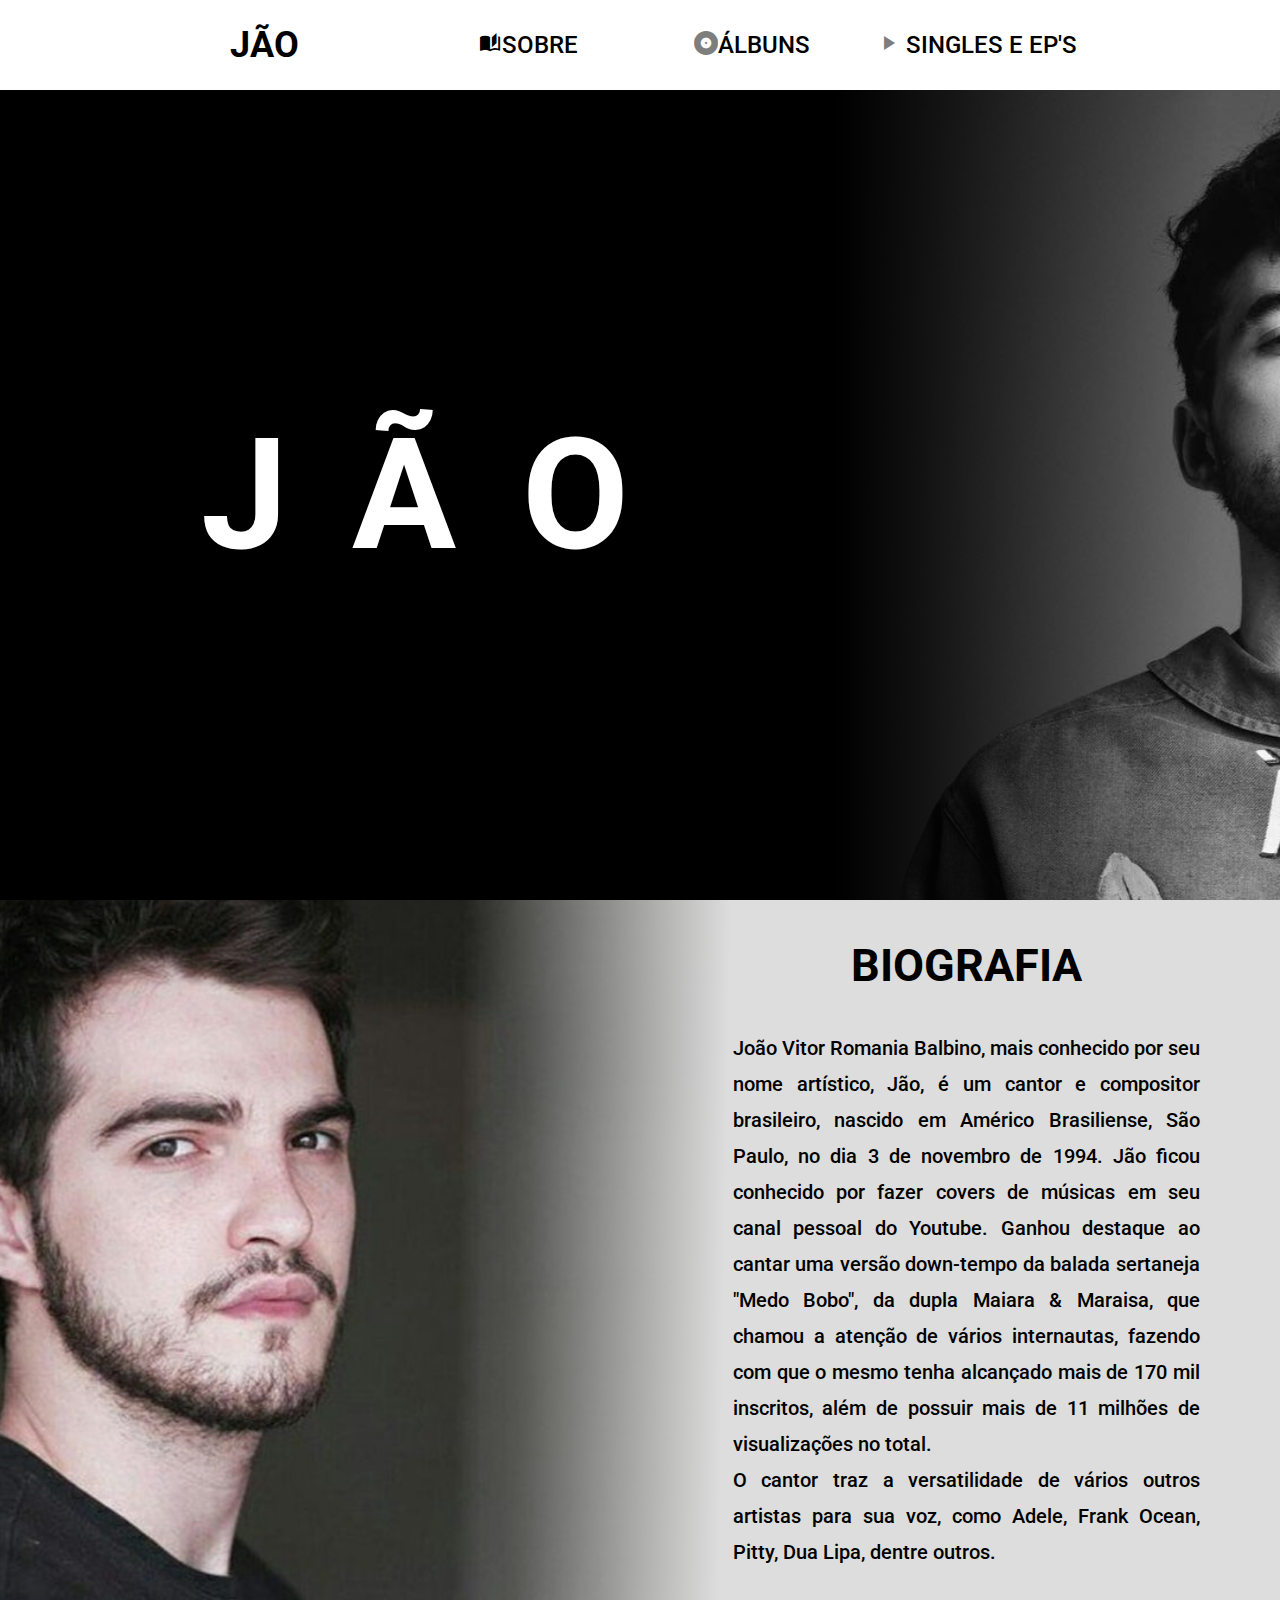
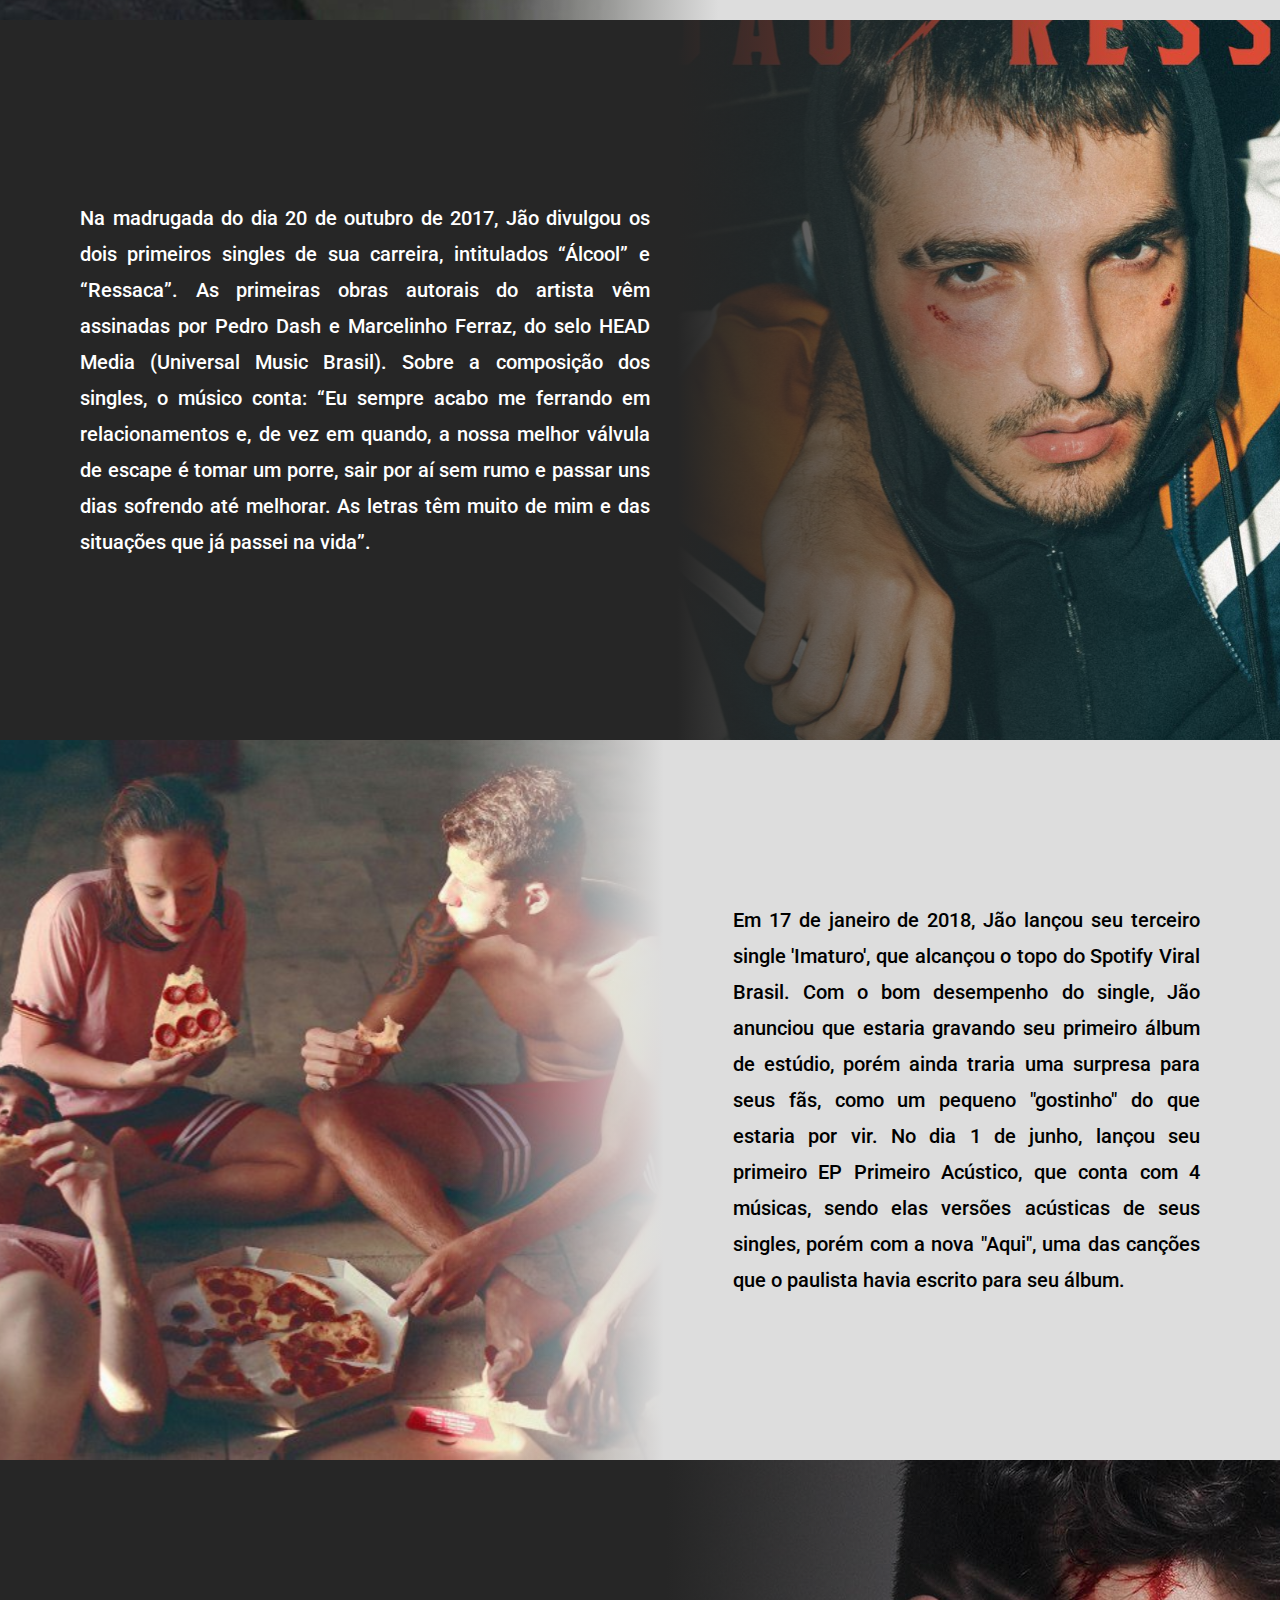
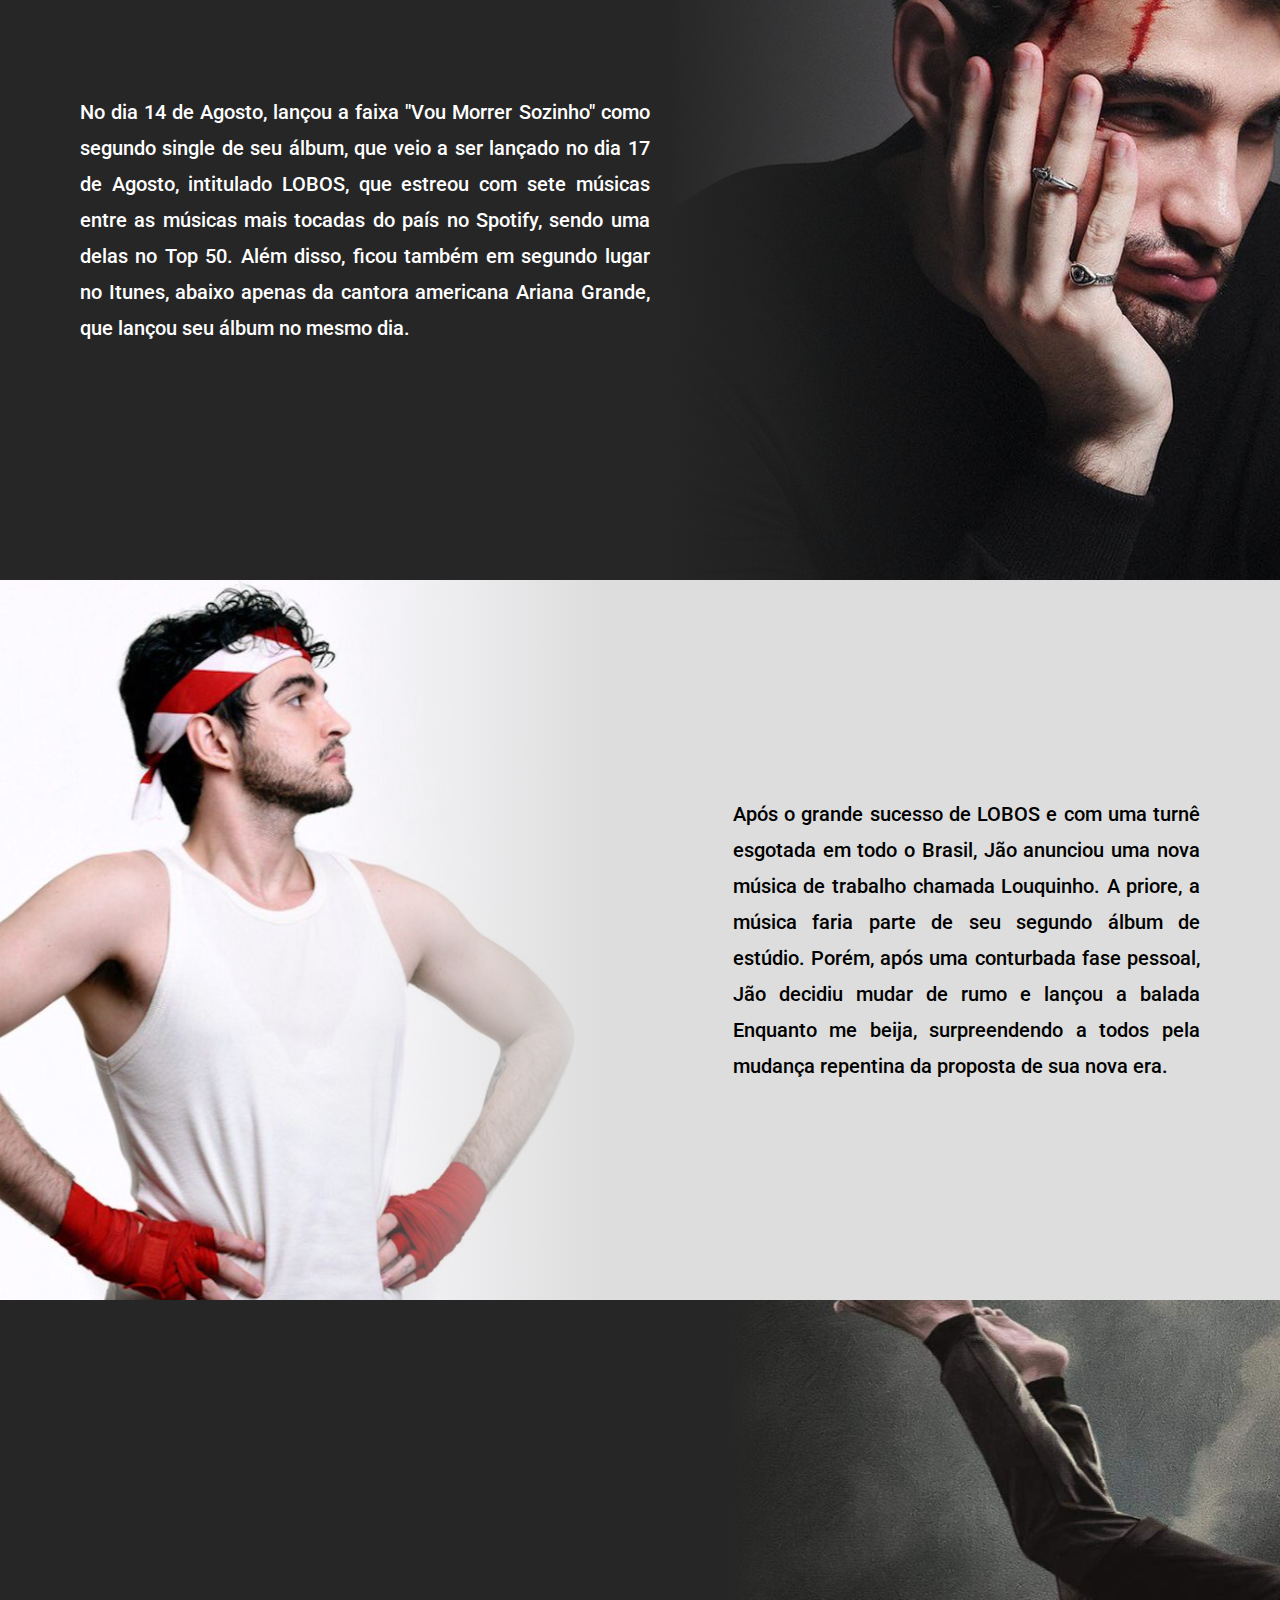
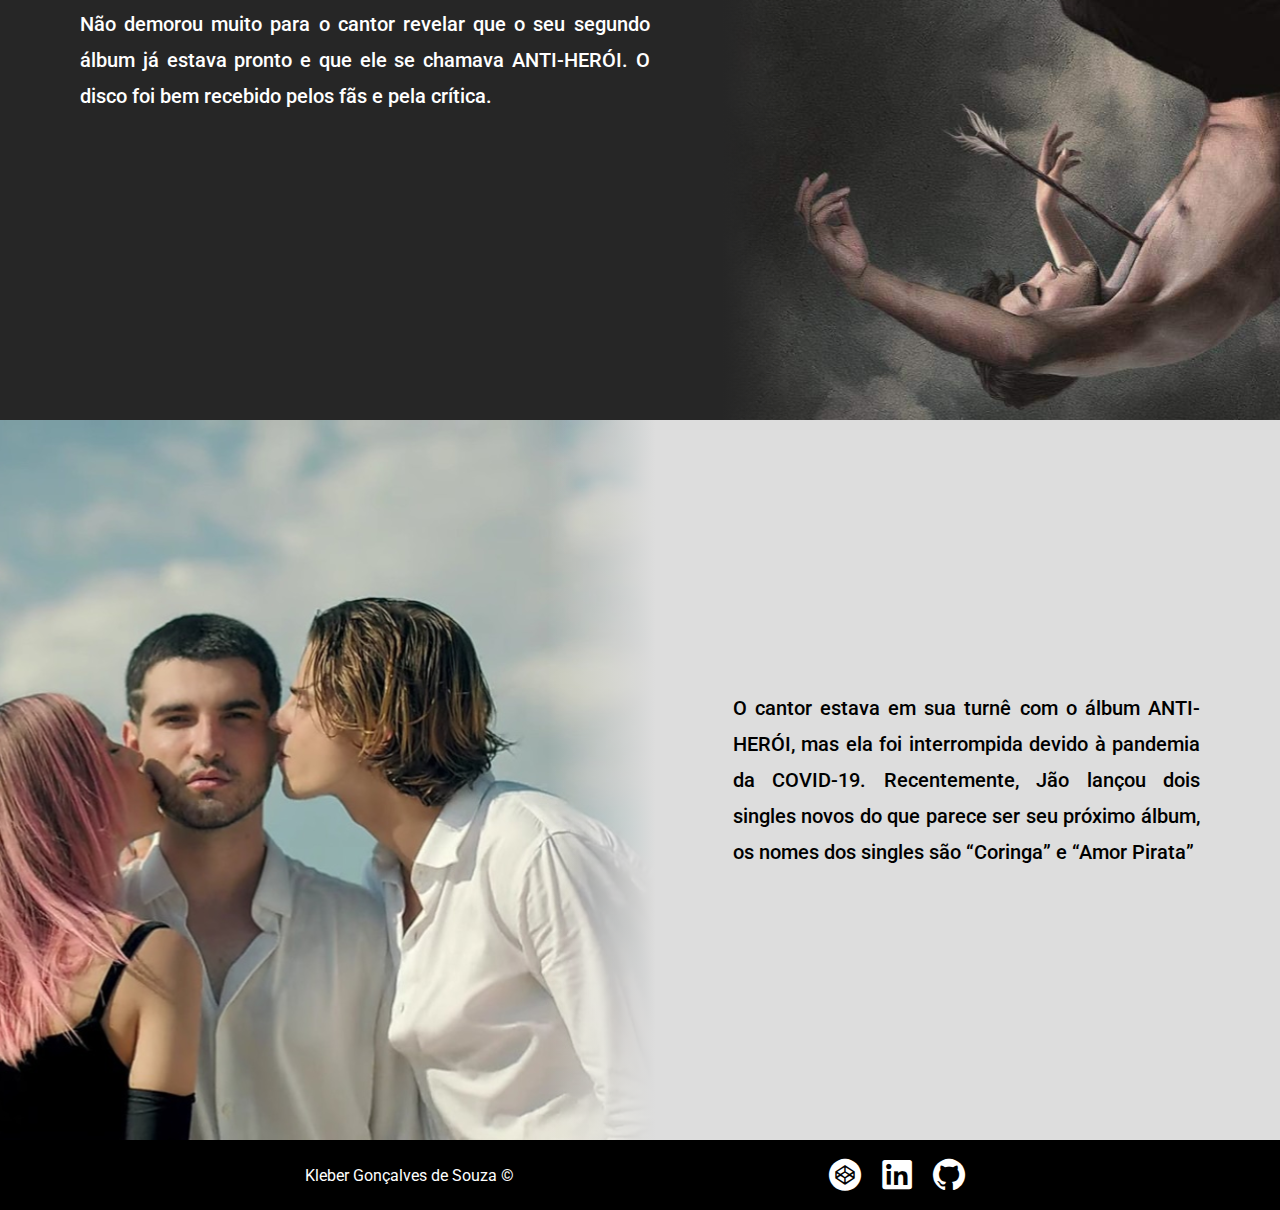
<file: Jao/index.html>
<!DOCTYPE html>
<html lang="pt-br">

<head>
    <meta charset="UTF-8">
    <meta http-equiv="X-UA-Compatible" content="IE=edge">
    <meta name="viewport" content="width=device-width, initial-scale=1.0">
    <meta name="author" content="Kleber Gonçalves de Souza">

    <link rel="stylesheet" href="assets/Nova pasta/style.css">
    <link rel="stylesheet" href="stylePaginas.css">
    <link rel="stylesheet" href="style.css">
    <title>Jão</title>
    <link rel="preconnect" href="https://fonts.googleapis.com">
    <link rel="preconnect" href="https://fonts.gstatic.com" crossorigin>
    <link href="https://fonts.googleapis.com/css2?family=Roboto:wght@300;500;700&display=swap" rel="stylesheet">
</head>

<body>
    <header>
        <input type="checkbox" id="bt_menu">
        <label for="bt_menu">&#9776;</label>
        <h1><a href="index.html" id="imageNoCheck">JÃO</a></h1>
        <nav id="idHeader">
            <ul>
                <li>
                    <h2><a href="index.html" id="imageNoCheck2">JÃO</a></h2>
                </li>
                <li><a href="index.html">
                        <i class="icon-book-open-page-variant_24px-1"></i>SOBRE</a></li>
                <li><a href="#"><i class="icon-album_24px" style="opacity: 0.5;"></i>ÁLBUNS</a>
                    <ul>
                        <li><a href="lobos.html">LOBOS</a></li>
                        <li><a href="anti_heroi.html">ANTI-HERÓI</a></li>
                    </ul>
                </li>
                <li><a href="#">
                        <i class="icon-play_arrow_24px-1" style="opacity: 0.5;"></i>
                        SINGLES E EP'S
                    </a>
                    <ul>
                        <li><a href="primeiro_acustico.html">PRIMEIRO ACÚSTICO</a></li>
                        <li><a href="singles.html">SINGLES</a></li>
                    </ul>
                </li>
            </ul>
        </nav>
    </header>

    <main id="TagMain">
        <header class="cIndex0">
            <img src="mobile_bckd/Index/HEADER.jpg" id="cMbHeader">
            <h2>JÃO</h2>
        </header>
        <article class="artigos">
            <div id="idIndex1">
                <img src="mobile_bckd/Index/SECTION_MAIN.jpg" id="cMbSection">
                <h3 class="biog">BIOGRAFIA</h3>
                <p class="cIndexImpar">
                    João Vitor Romania Balbino, mais conhecido por seu nome artístico, Jão, é um cantor e compositor
                    brasileiro, nascido em Américo Brasiliense, São Paulo, no dia 3 de novembro de 1994. Jão ficou
                    conhecido
                    por fazer covers de músicas em seu canal pessoal do Youtube. Ganhou destaque ao cantar uma versão
                    down-tempo da balada sertaneja "Medo Bobo", da dupla Maiara & Maraisa, que chamou a atenção de
                    vários
                    internautas, fazendo com que o mesmo tenha alcançado mais de 170 mil inscritos, além de possuir mais
                    de
                    11 milhões de visualizações no total.<br>
                    O cantor traz a versatilidade de vários outros artistas para sua voz, como Adele, Frank Ocean,
                    Pitty,
                    Dua Lipa, dentre outros.
                </p>
            </div>
            <div id="idIndex2">
                <img src="mobile_bckd/Index/SECTION2_MAIN.jpg" id="cMbSection">
                <p class="cIndexPar">
                    Na madrugada do dia 20 de outubro de 2017, Jão divulgou os dois primeiros singles de sua carreira,
                    intitulados “Álcool” e “Ressaca”. As primeiras obras autorais do artista vêm assinadas por Pedro
                    Dash e
                    Marcelinho Ferraz, do selo HEAD Media (Universal Music Brasil). Sobre a composição dos singles, o
                    músico
                    conta: “Eu sempre acabo me ferrando em relacionamentos e, de vez em quando, a nossa melhor válvula
                    de
                    escape é tomar um porre, sair por aí sem rumo e passar uns dias sofrendo até melhorar. As letras têm
                    muito de mim e das situações que já passei na vida”.
                </p>
            </div>
            <div id="idIndex3">
                <img src="mobile_bckd/Index/SECTION3_MAIN.jpg" id="cMbSection">
                <p class="cIndexImpar">
                    Em 17 de janeiro de 2018, Jão lançou seu terceiro single 'Imaturo', que alcançou o topo do Spotify
                    Viral
                    Brasil. Com o bom desempenho do single, Jão anunciou que estaria gravando seu primeiro álbum de
                    estúdio,
                    porém ainda traria uma surpresa para seus fãs, como um pequeno "gostinho" do que estaria por vir. No
                    dia
                    1 de junho, lançou seu primeiro EP Primeiro Acústico, que conta com 4 músicas, sendo elas versões
                    acústicas de seus singles, porém com a nova "Aqui", uma das canções que o paulista havia escrito
                    para
                    seu álbum.
                </p>
            </div>
            <div id="idIndex4">
                <img src="mobile_bckd/Index/SECTION4_MAIN.jpg" id="cMbSection">
                <p class="cIndexPar">
                    No dia 14 de Agosto, lançou a faixa "Vou Morrer Sozinho" como segundo single de seu álbum, que veio
                    a
                    ser lançado no dia 17 de Agosto, intitulado LOBOS, que estreou com sete músicas entre as músicas
                    mais
                    tocadas do país no Spotify, sendo uma delas no Top 50. Além disso, ficou também em segundo lugar no
                    Itunes, abaixo apenas da cantora americana Ariana Grande, que lançou seu álbum no mesmo dia.
                </p>
            </div>
            <div id="idIndex5">
                <img src="mobile_bckd/Index/SECTION5_MAIN.jpg" id="cMbSection">
                <p class="cIndexImpar">
                    Após o grande sucesso de LOBOS e com uma turnê esgotada em todo o Brasil, Jão anunciou uma nova
                    música
                    de trabalho chamada Louquinho. A priore, a música faria parte de seu segundo álbum de estúdio.
                    Porém,
                    após uma conturbada fase pessoal, Jão decidiu mudar de rumo e lançou a balada Enquanto me beija,
                    surpreendendo a todos pela mudança repentina da proposta de sua nova era.
                </p>
            </div>
            <div id="idIndex6">
                <img src="mobile_bckd/Index/SECTION6_MAIN.jpg" id="cMbSection">
                <p class="cIndexPar">
                    Não demorou muito para o cantor revelar que o seu segundo álbum já estava pronto e que ele se
                    chamava
                    ANTI-HERÓI.
                    O disco foi bem recebido pelos fãs e pela crítica.
                </p>
            </div>
            <div id="idIndex7">
                <img src="mobile_bckd/Index/SECTION7_MAIN.jpg" id="cMbSection">
                <p class="cIndexImpar">
                    O cantor estava em sua turnê com o álbum ANTI-HERÓI, mas ela foi interrompida devido à pandemia da
                    COVID-19.
                    Recentemente, Jão lançou dois singles novos do que parece ser seu próximo álbum, os nomes dos
                    singles
                    são “Coringa” e “Amor Pirata”
                </p>
            </div>
        </article>
    </main>
    <footer id="idFooter">
        <span>Kleber Gonçalves de Souza &copy;</span>
        <nav>
            <ul>
                <li><a href="https://codepen.io/Klo_eber" target="_blank"><i class="icon-Vector"></i></a></li>
                <li><a href="https://www.linkedin.com/in/kleber-gon%C3%A7alves-de-souza/" target="_blank"><i
                            class="icon-akar-icons_linkedin-fill"></i></a></li>
                <li><a href="https://github.com/Kloeber-dev " target="_blank"><i
                            class="icon-akar-icons_github-fill"></i></a></li>
            </ul>
        </nav>
    </footer>

</body>

</html>
</file>
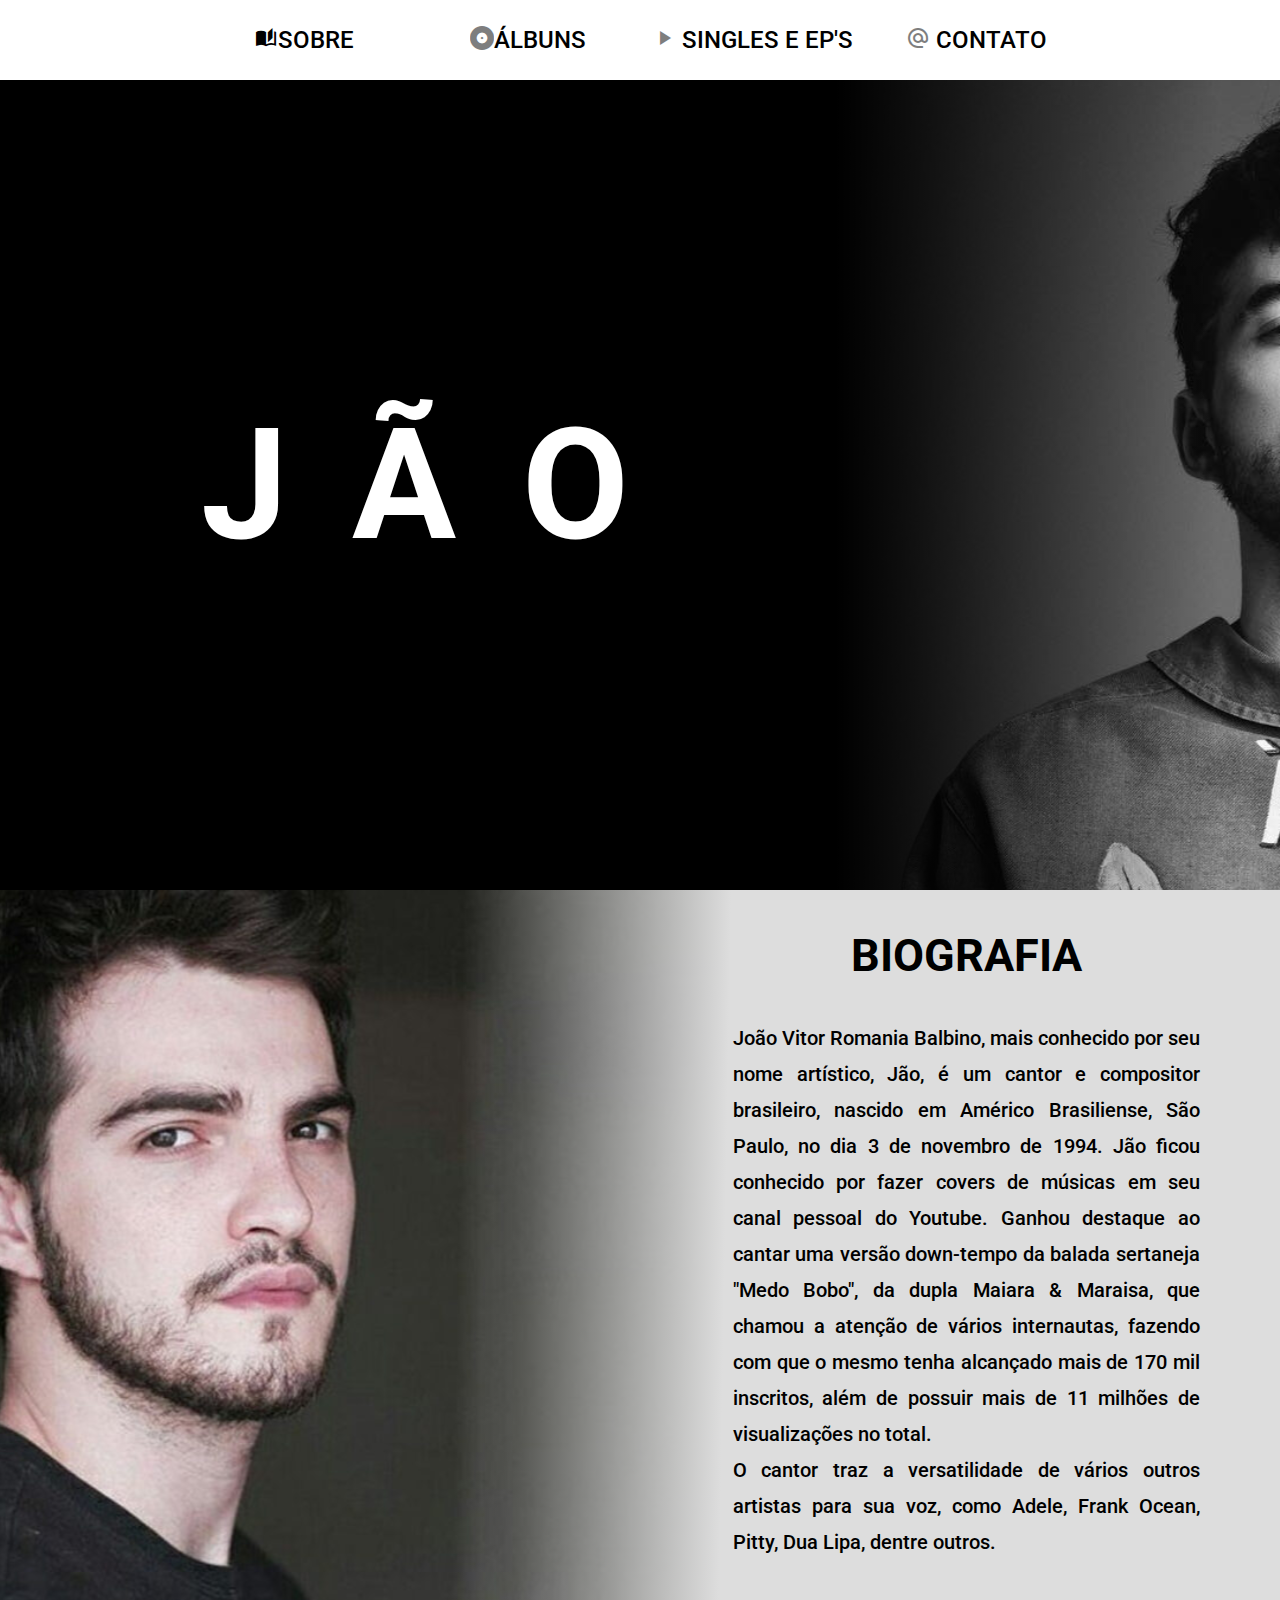
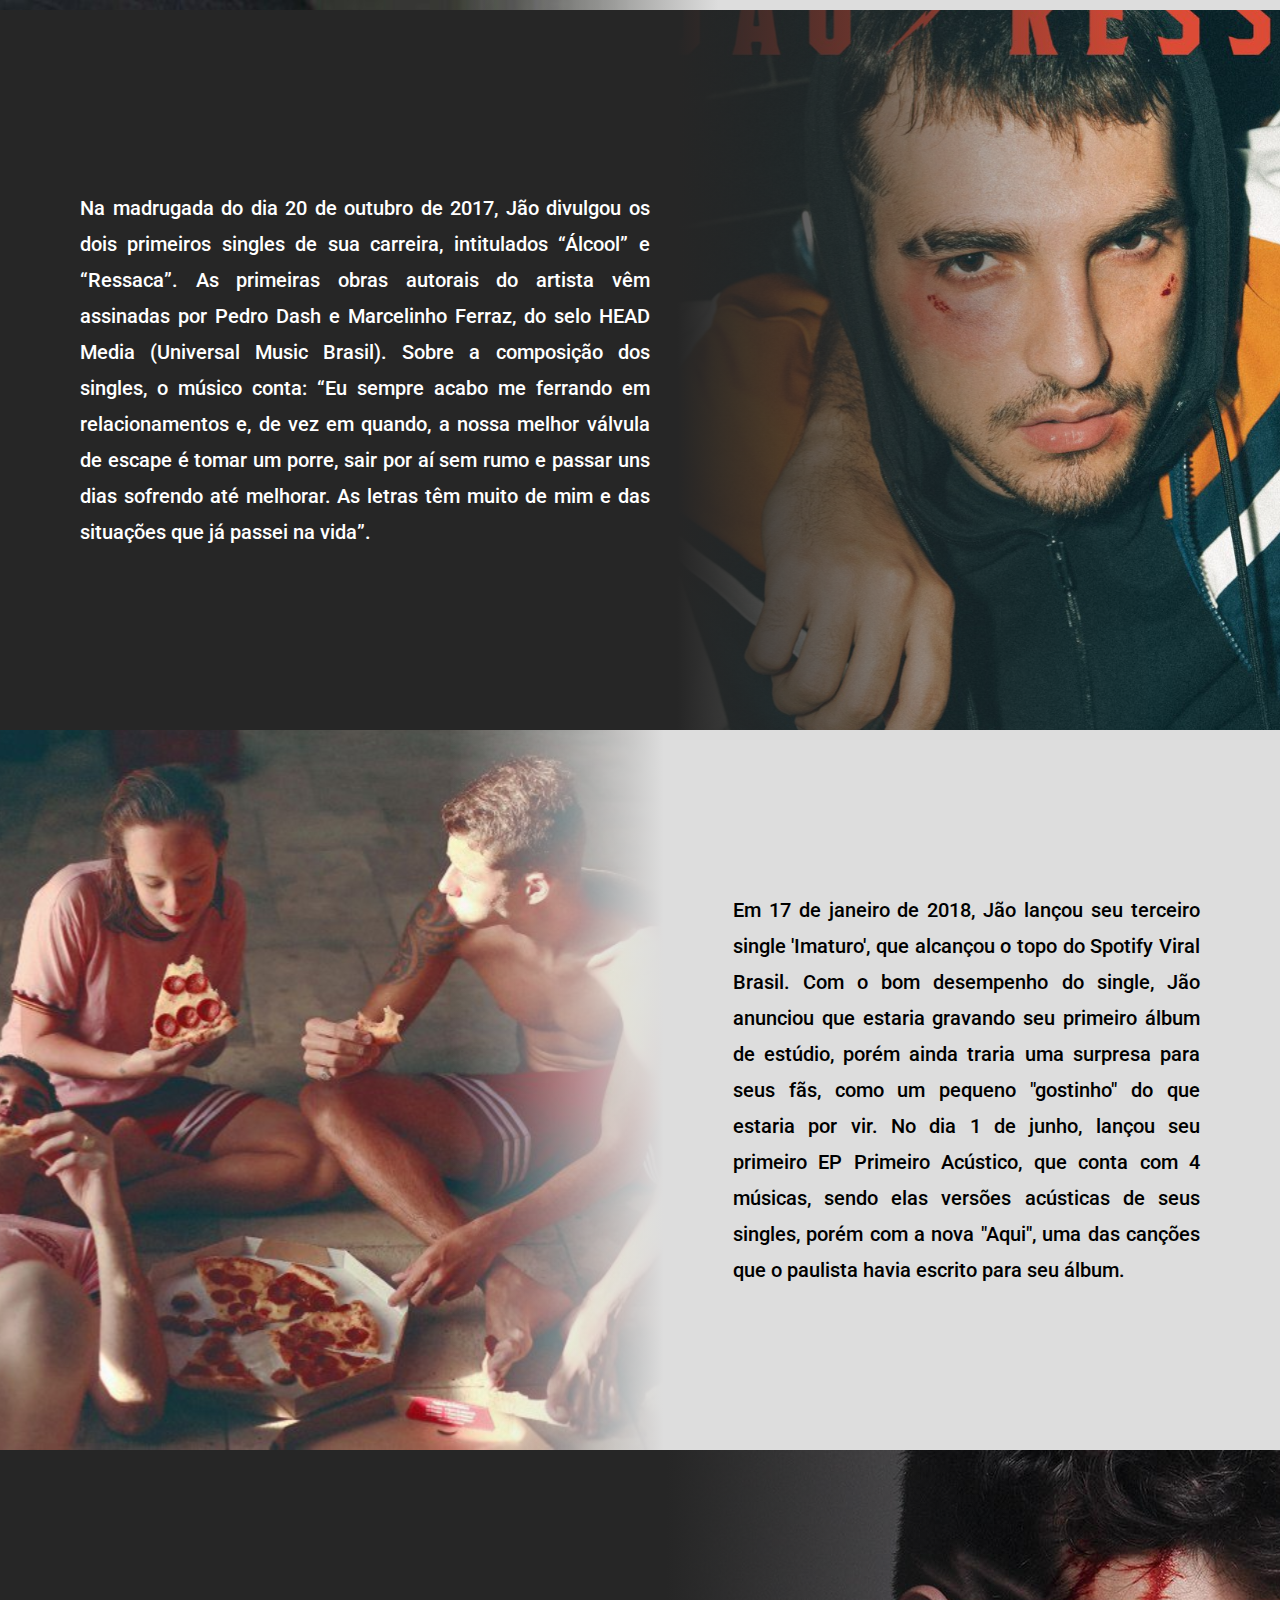
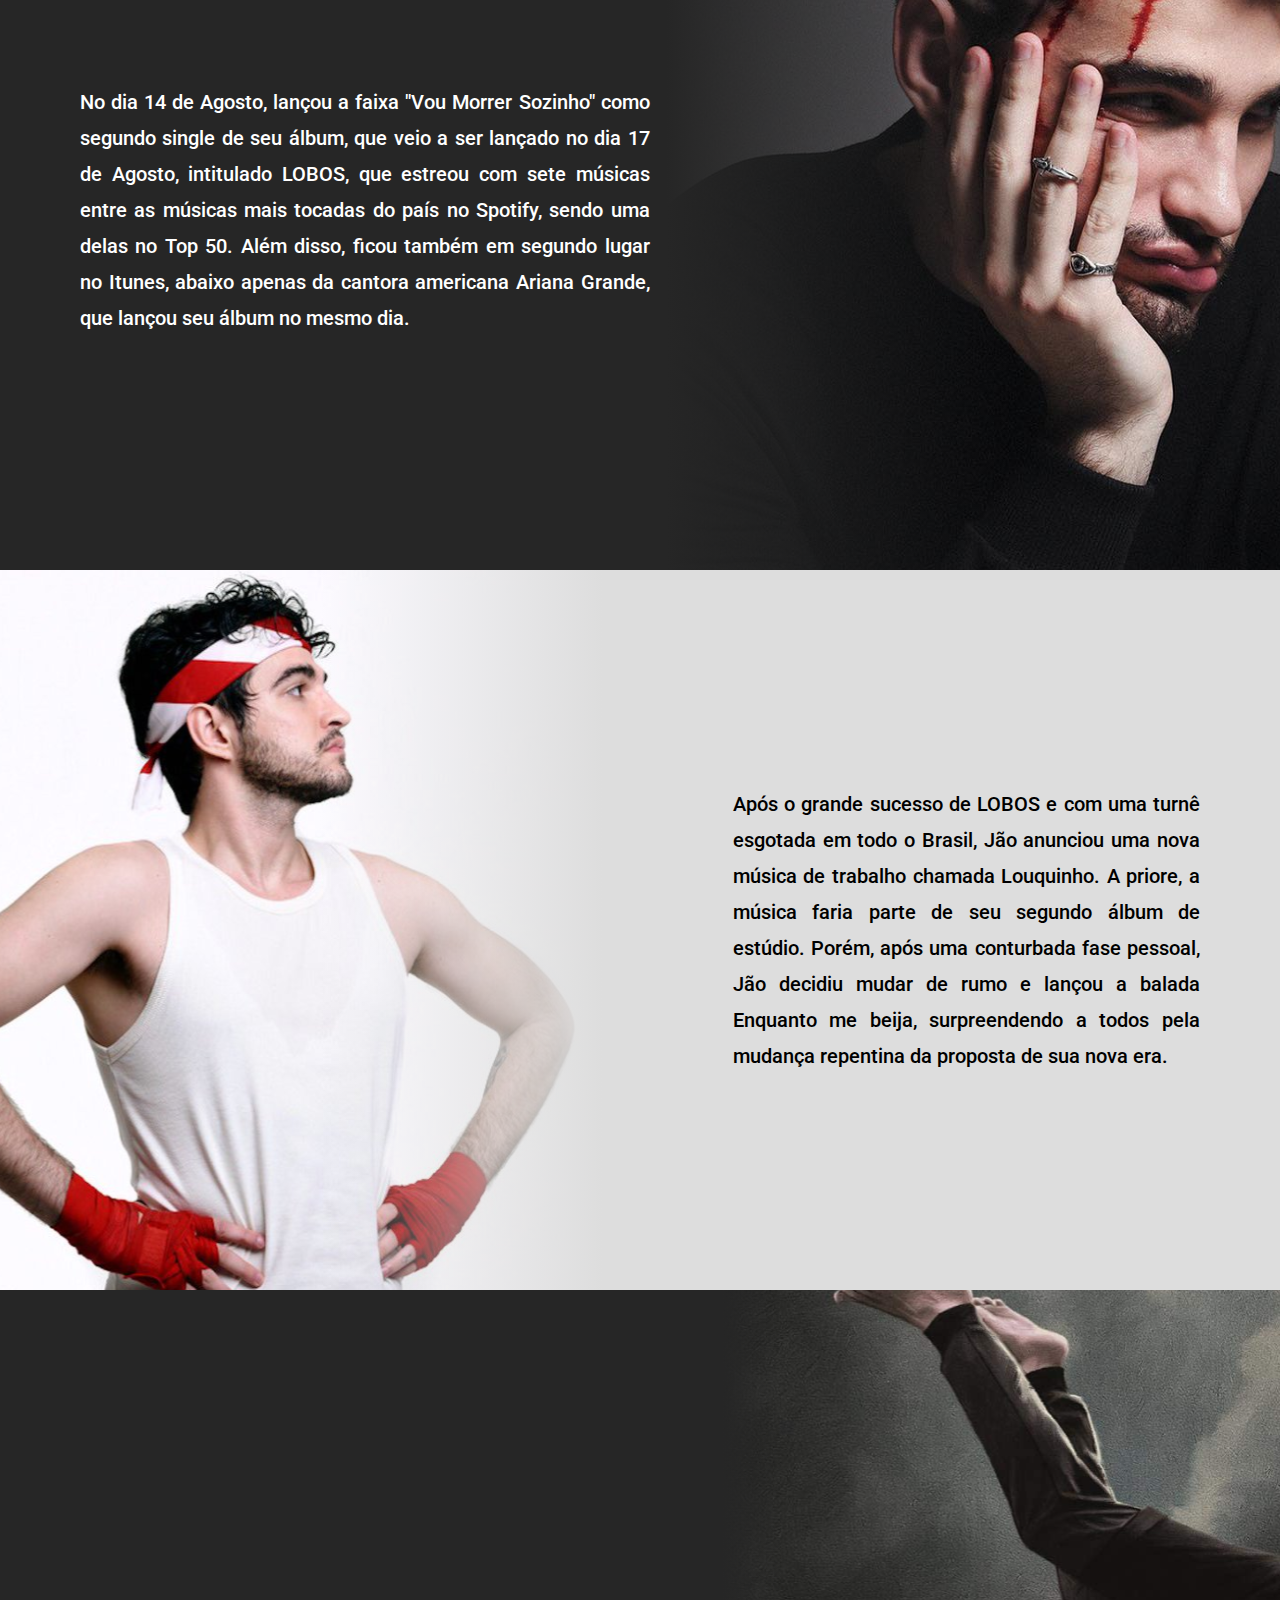
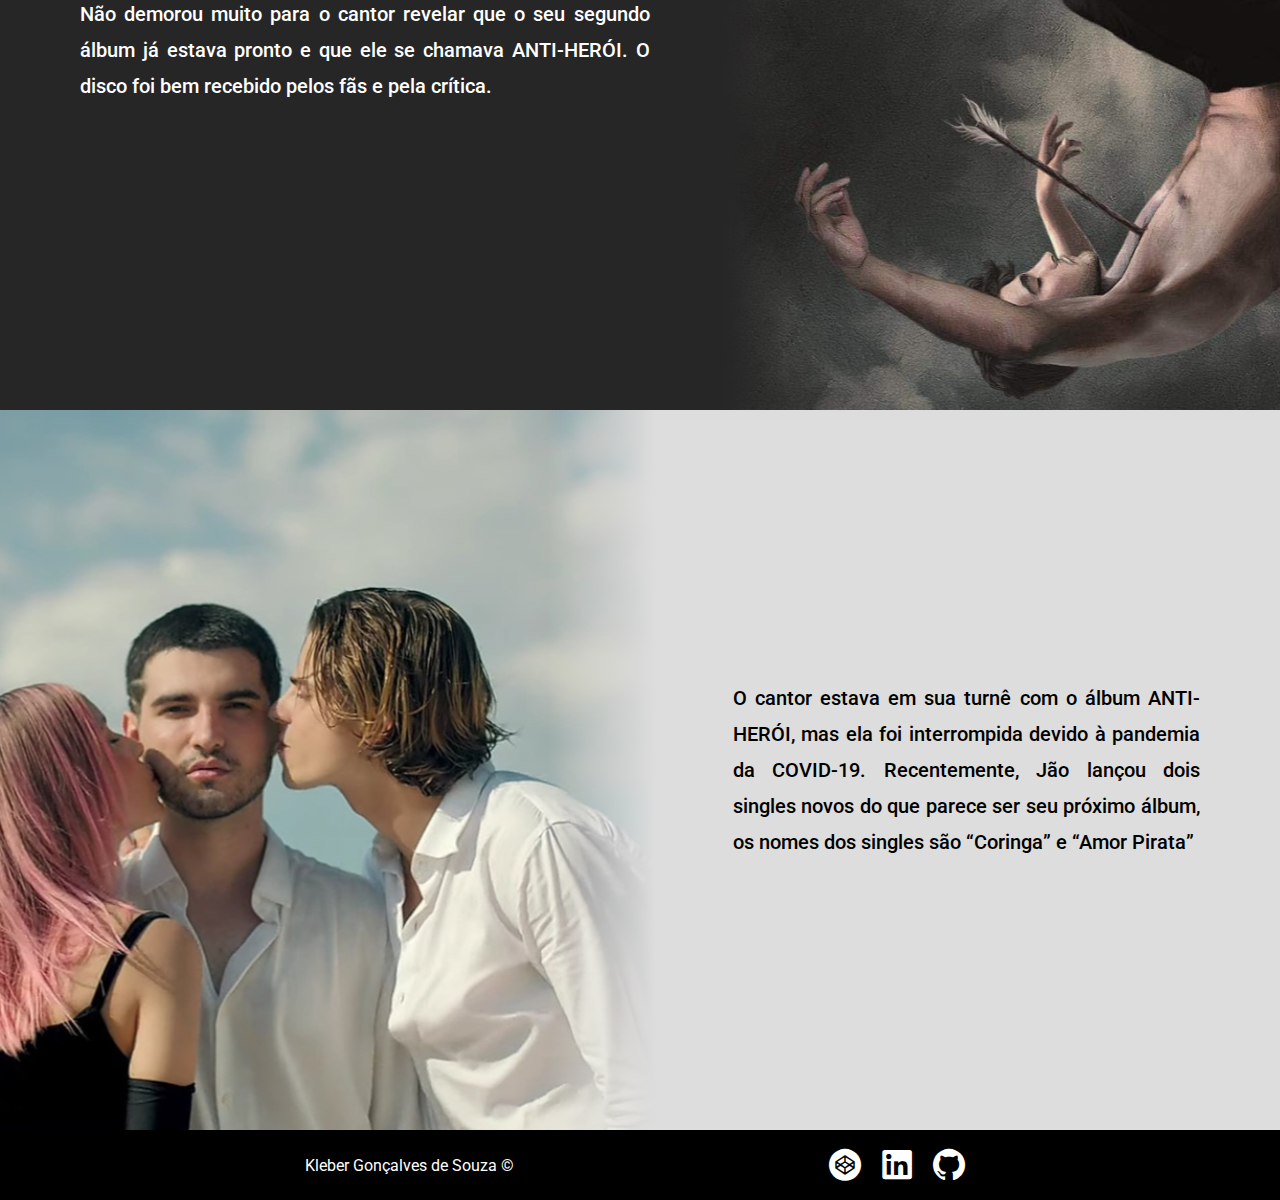
<file: Projeto-Jao/index.html>
<!DOCTYPE html>
<html lang="pt-br">

<head>
    <meta charset="UTF-8">
    <meta http-equiv="X-UA-Compatible" content="IE=edge">
    <meta name="viewport" content="width=device-width, initial-scale=1.0">
    <meta name="author" content="Kleber Gonçalves de Souza">

    <link rel="stylesheet" href="assets/Nova pasta/style.css">
    <link rel="stylesheet" href="stylePaginas.css">
    <link rel="stylesheet" href="style.css">
    <title>Jão</title>
    <link rel="preconnect" href="https://fonts.googleapis.com">
    <link rel="preconnect" href="https://fonts.gstatic.com" crossorigin>
    <link href="https://fonts.googleapis.com/css2?family=Roboto:wght@300;500;700&display=swap" rel="stylesheet">
</head>

<body>
    <header>
        <input type="checkbox" id="bt_menu">
        <label for="bt_menu">&#9776;</label>

        <nav id="idHeader">
            <ul>
                <li><a href="index.html">
                        <i class="icon-book-open-page-variant_24px-1"></i>SOBRE</a></li>
                <li><a href="#"><i class="icon-album_24px" style="opacity: 0.5;"></i>ÁLBUNS</a>
                    <ul>
                        <li><a href="lobos.html">LOBOS</a></li>
                        <li><a href="anti_heroi.html">ANTI-HERÓI</a></li>
                    </ul>
                </li>
                <li><a href="#">
                        <i class="icon-play_arrow_24px-1" style="opacity: 0.5;"></i>
                        SINGLES E EP'S
                    </a>
                    <ul>
                        <li><a href="primeiro_acustico.html">PRIMEIRO ACÚSTICO</a></li>
                        <li><a href="singles.html">SINGLES</a></li>
                    </ul>
                </li>
                <li><a href="contato.html">
                        <i class="icon-alternate_email_24px" style="opacity: 0.5;"></i>
                        CONTATO
                    </a></li>
            </ul>
        </nav>
    </header>

    <main id="TagMain">
        <header class="cIndex0">
            <img src="mobile_bckd/Index/HEADER.jpg" id="cMbHeader">
            <h2>JÃO</h2>
        </header>
        <article class="artigos">
            <div id="idIndex1">
                <img src="mobile_bckd/Index/SECTION_MAIN.jpg" id="cMbSection">
                <h3 class="biog">BIOGRAFIA</h3>
                <p class="cIndexImpar">
                    João Vitor Romania Balbino, mais conhecido por seu nome artístico, Jão, é um cantor e compositor
                    brasileiro, nascido em Américo Brasiliense, São Paulo, no dia 3 de novembro de 1994. Jão ficou
                    conhecido
                    por fazer covers de músicas em seu canal pessoal do Youtube. Ganhou destaque ao cantar uma versão
                    down-tempo da balada sertaneja "Medo Bobo", da dupla Maiara & Maraisa, que chamou a atenção de
                    vários
                    internautas, fazendo com que o mesmo tenha alcançado mais de 170 mil inscritos, além de possuir mais
                    de
                    11 milhões de visualizações no total.<br>
                    O cantor traz a versatilidade de vários outros artistas para sua voz, como Adele, Frank Ocean,
                    Pitty,
                    Dua Lipa, dentre outros.
                </p>
            </div>
            <div id="idIndex2">
                <img src="mobile_bckd/Index/SECTION2_MAIN.jpg" id="cMbSection">
                <p class="cIndexPar">
                    Na madrugada do dia 20 de outubro de 2017, Jão divulgou os dois primeiros singles de sua carreira,
                    intitulados “Álcool” e “Ressaca”. As primeiras obras autorais do artista vêm assinadas por Pedro
                    Dash e
                    Marcelinho Ferraz, do selo HEAD Media (Universal Music Brasil). Sobre a composição dos singles, o
                    músico
                    conta: “Eu sempre acabo me ferrando em relacionamentos e, de vez em quando, a nossa melhor válvula
                    de
                    escape é tomar um porre, sair por aí sem rumo e passar uns dias sofrendo até melhorar. As letras têm
                    muito de mim e das situações que já passei na vida”.
                </p>
            </div>
            <div id="idIndex3">
                <img src="mobile_bckd/Index/SECTION3_MAIN.jpg" id="cMbSection">
                <p class="cIndexImpar">
                    Em 17 de janeiro de 2018, Jão lançou seu terceiro single 'Imaturo', que alcançou o topo do Spotify
                    Viral
                    Brasil. Com o bom desempenho do single, Jão anunciou que estaria gravando seu primeiro álbum de
                    estúdio,
                    porém ainda traria uma surpresa para seus fãs, como um pequeno "gostinho" do que estaria por vir. No
                    dia
                    1 de junho, lançou seu primeiro EP Primeiro Acústico, que conta com 4 músicas, sendo elas versões
                    acústicas de seus singles, porém com a nova "Aqui", uma das canções que o paulista havia escrito
                    para
                    seu álbum.
                </p>
            </div>
            <div id="idIndex4">
                <img src="mobile_bckd/Index/SECTION4_MAIN.jpg" id="cMbSection">
                <p class="cIndexPar">
                    No dia 14 de Agosto, lançou a faixa "Vou Morrer Sozinho" como segundo single de seu álbum, que veio
                    a
                    ser lançado no dia 17 de Agosto, intitulado LOBOS, que estreou com sete músicas entre as músicas
                    mais
                    tocadas do país no Spotify, sendo uma delas no Top 50. Além disso, ficou também em segundo lugar no
                    Itunes, abaixo apenas da cantora americana Ariana Grande, que lançou seu álbum no mesmo dia.
                </p>
            </div>
            <div id="idIndex5">
                <img src="mobile_bckd/Index/SECTION5_MAIN.jpg" id="cMbSection">
                <p class="cIndexImpar">
                    Após o grande sucesso de LOBOS e com uma turnê esgotada em todo o Brasil, Jão anunciou uma nova
                    música
                    de trabalho chamada Louquinho. A priore, a música faria parte de seu segundo álbum de estúdio.
                    Porém,
                    após uma conturbada fase pessoal, Jão decidiu mudar de rumo e lançou a balada Enquanto me beija,
                    surpreendendo a todos pela mudança repentina da proposta de sua nova era.
                </p>
            </div>
            <div id="idIndex6">
                <img src="mobile_bckd/Index/SECTION6_MAIN.jpg" id="cMbSection">
                <p class="cIndexPar">
                    Não demorou muito para o cantor revelar que o seu segundo álbum já estava pronto e que ele se
                    chamava
                    ANTI-HERÓI.
                    O disco foi bem recebido pelos fãs e pela crítica.
                </p>
            </div>
            <div id="idIndex7">
                <img src="mobile_bckd/Index/SECTION7_MAIN.jpg" id="cMbSection">
                <p class="cIndexImpar">
                    O cantor estava em sua turnê com o álbum ANTI-HERÓI, mas ela foi interrompida devido à pandemia da
                    COVID-19.
                    Recentemente, Jão lançou dois singles novos do que parece ser seu próximo álbum, os nomes dos
                    singles
                    são “Coringa” e “Amor Pirata”
                </p>
            </div>
        </article>
    </main>
    <footer id="idFooter">
        <span>Kleber Gonçalves de Souza &copy;</span>
        <nav>
            <ul>
                <li><a href="https://codepen.io/Klo_eber" target="_blank"><i class="icon-Vector"></i></a></li>
                <li><a href="https://www.linkedin.com/in/kleber-gon%C3%A7alves-de-souza/" target="_blank"><i
                            class="icon-akar-icons_linkedin-fill"></i></a></li>
                <li><a href="https://github.com/Kloeber-dev " target="_blank"><i
                            class="icon-akar-icons_github-fill"></i></a></li>
            </ul>
        </nav>
    </footer>

</body>

</html>
</file>
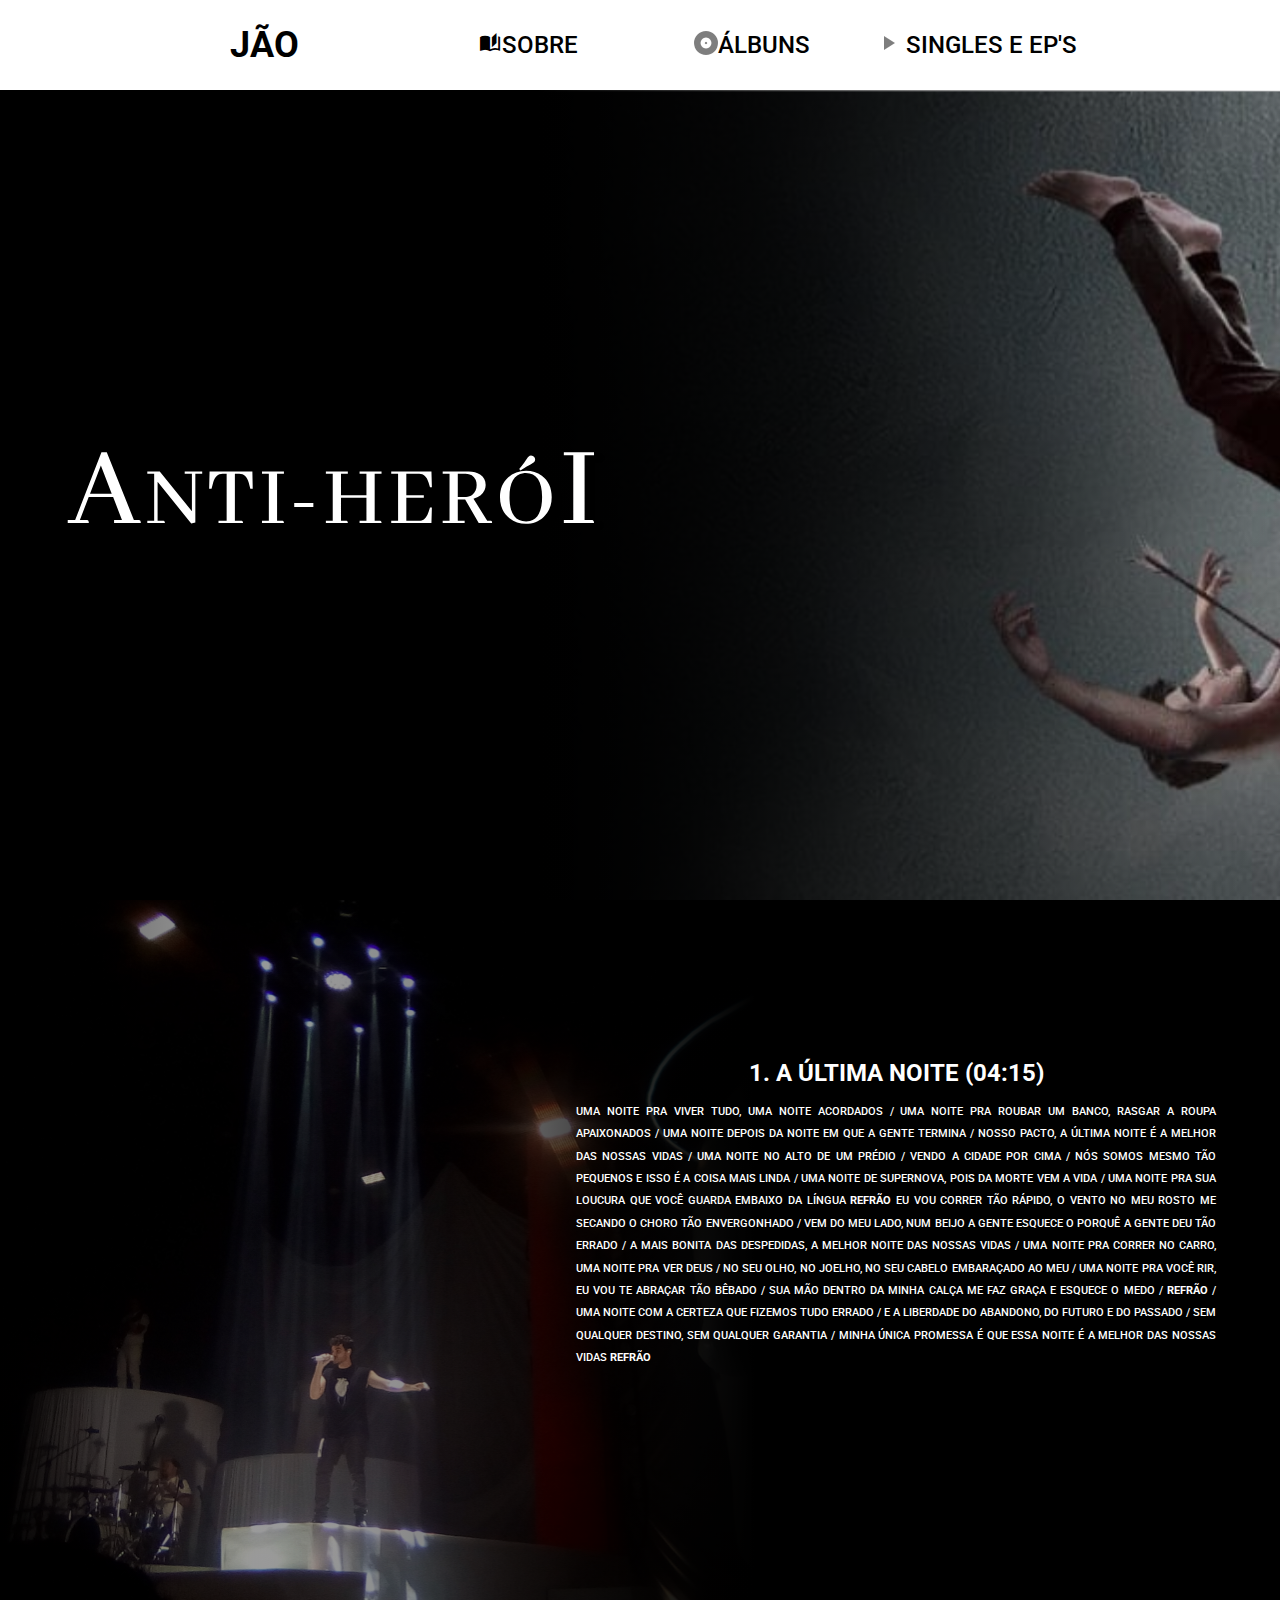
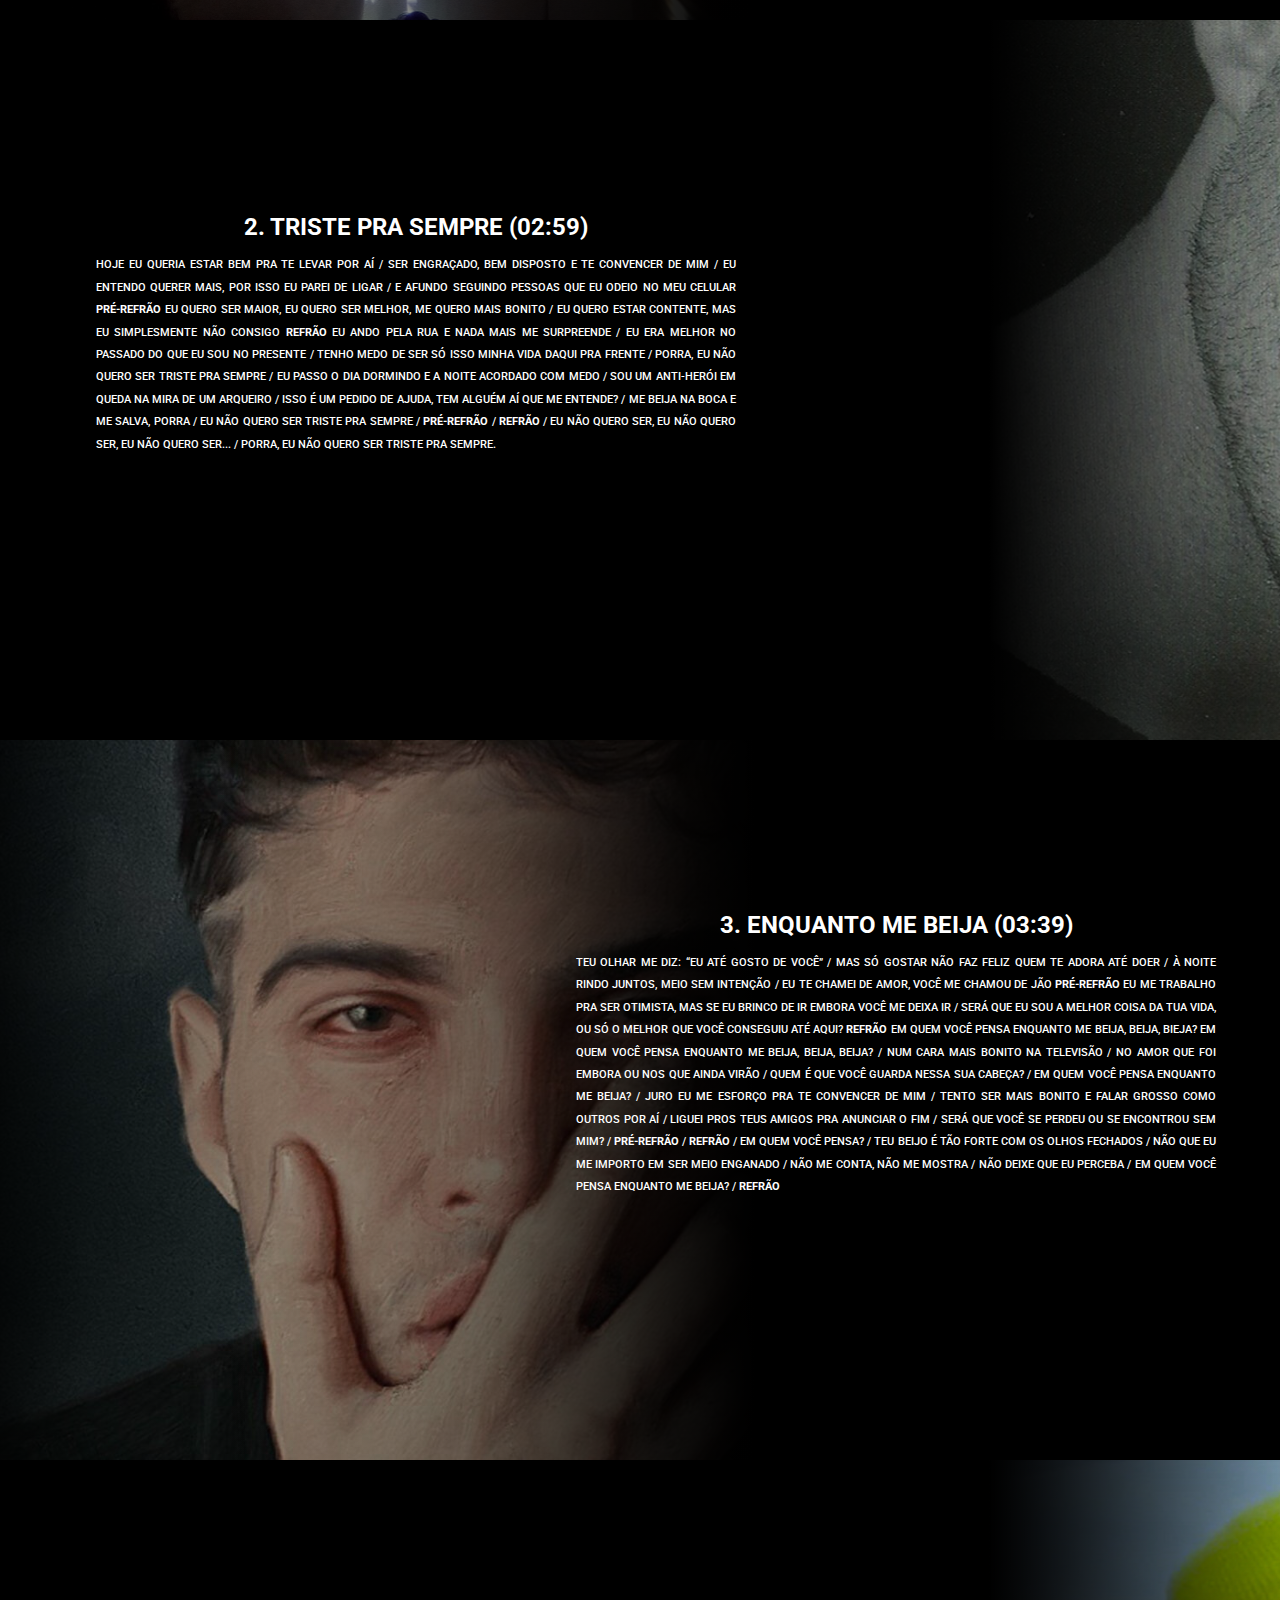
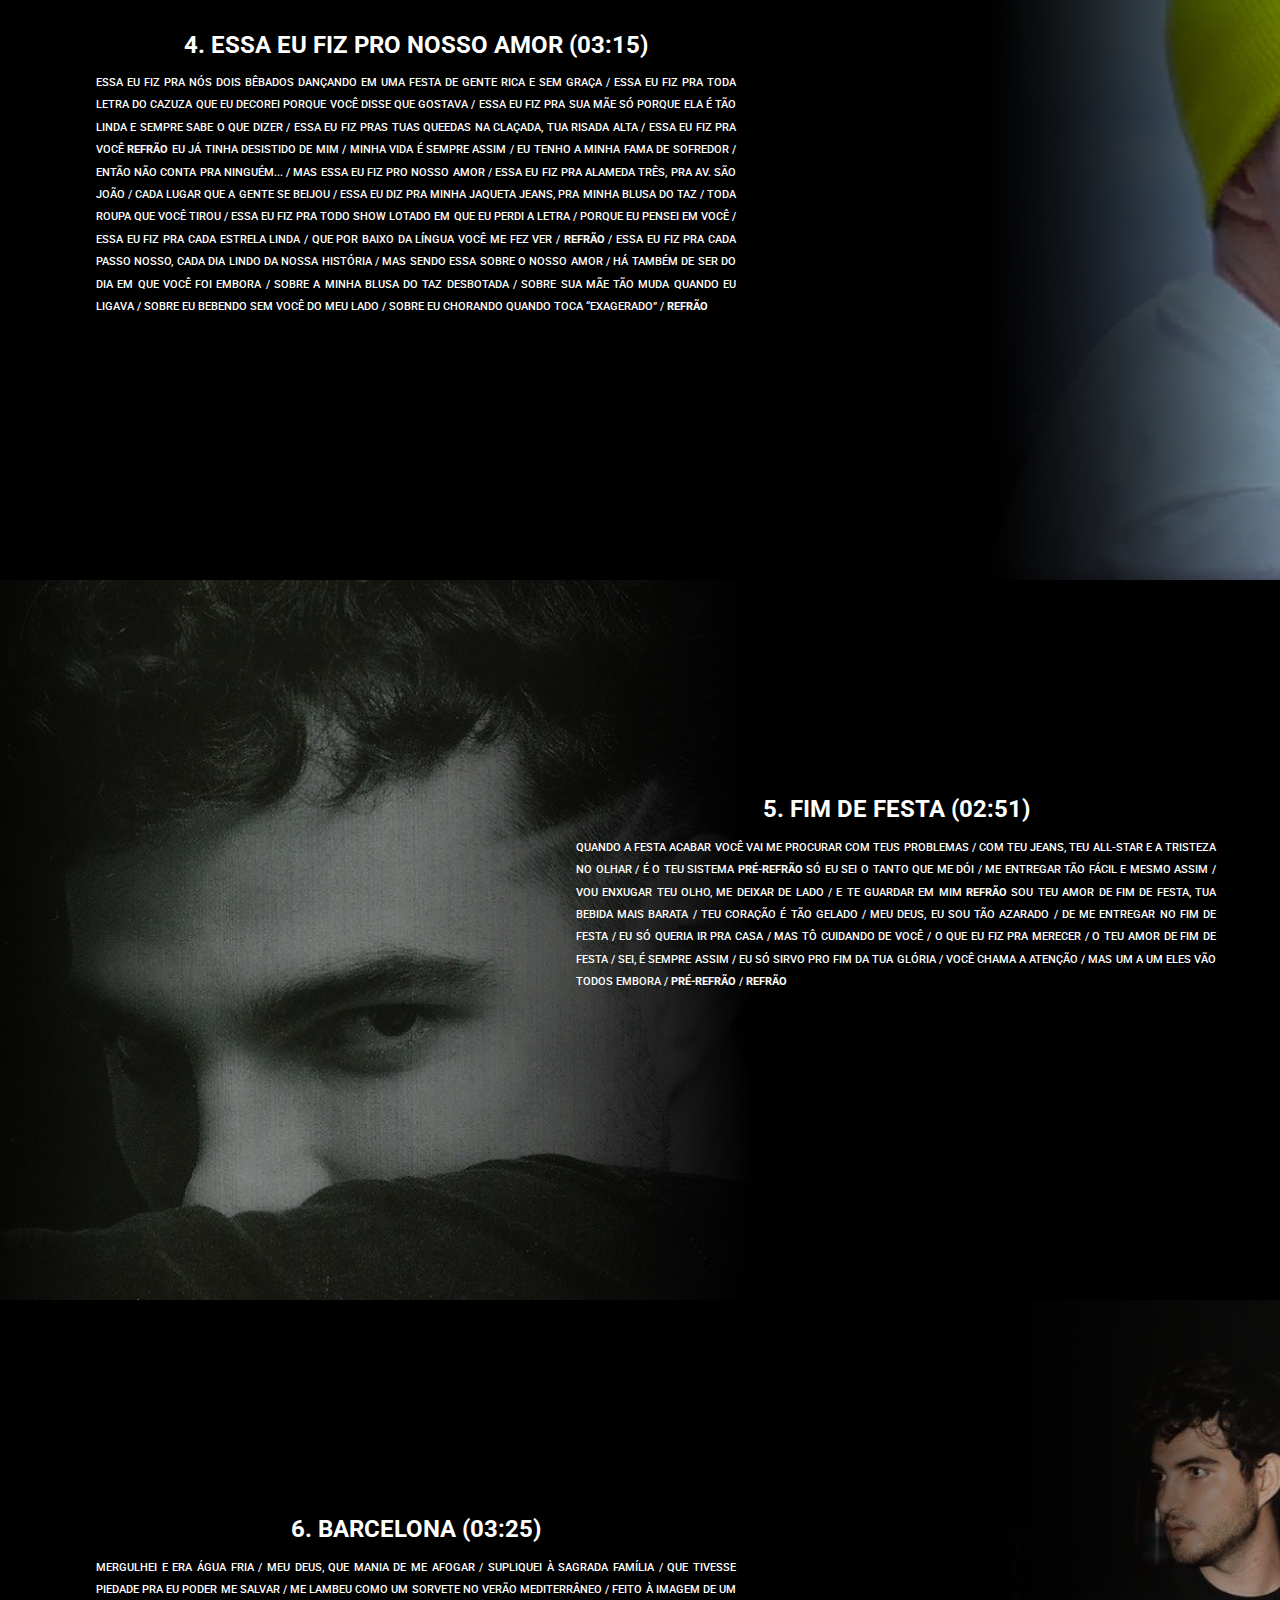
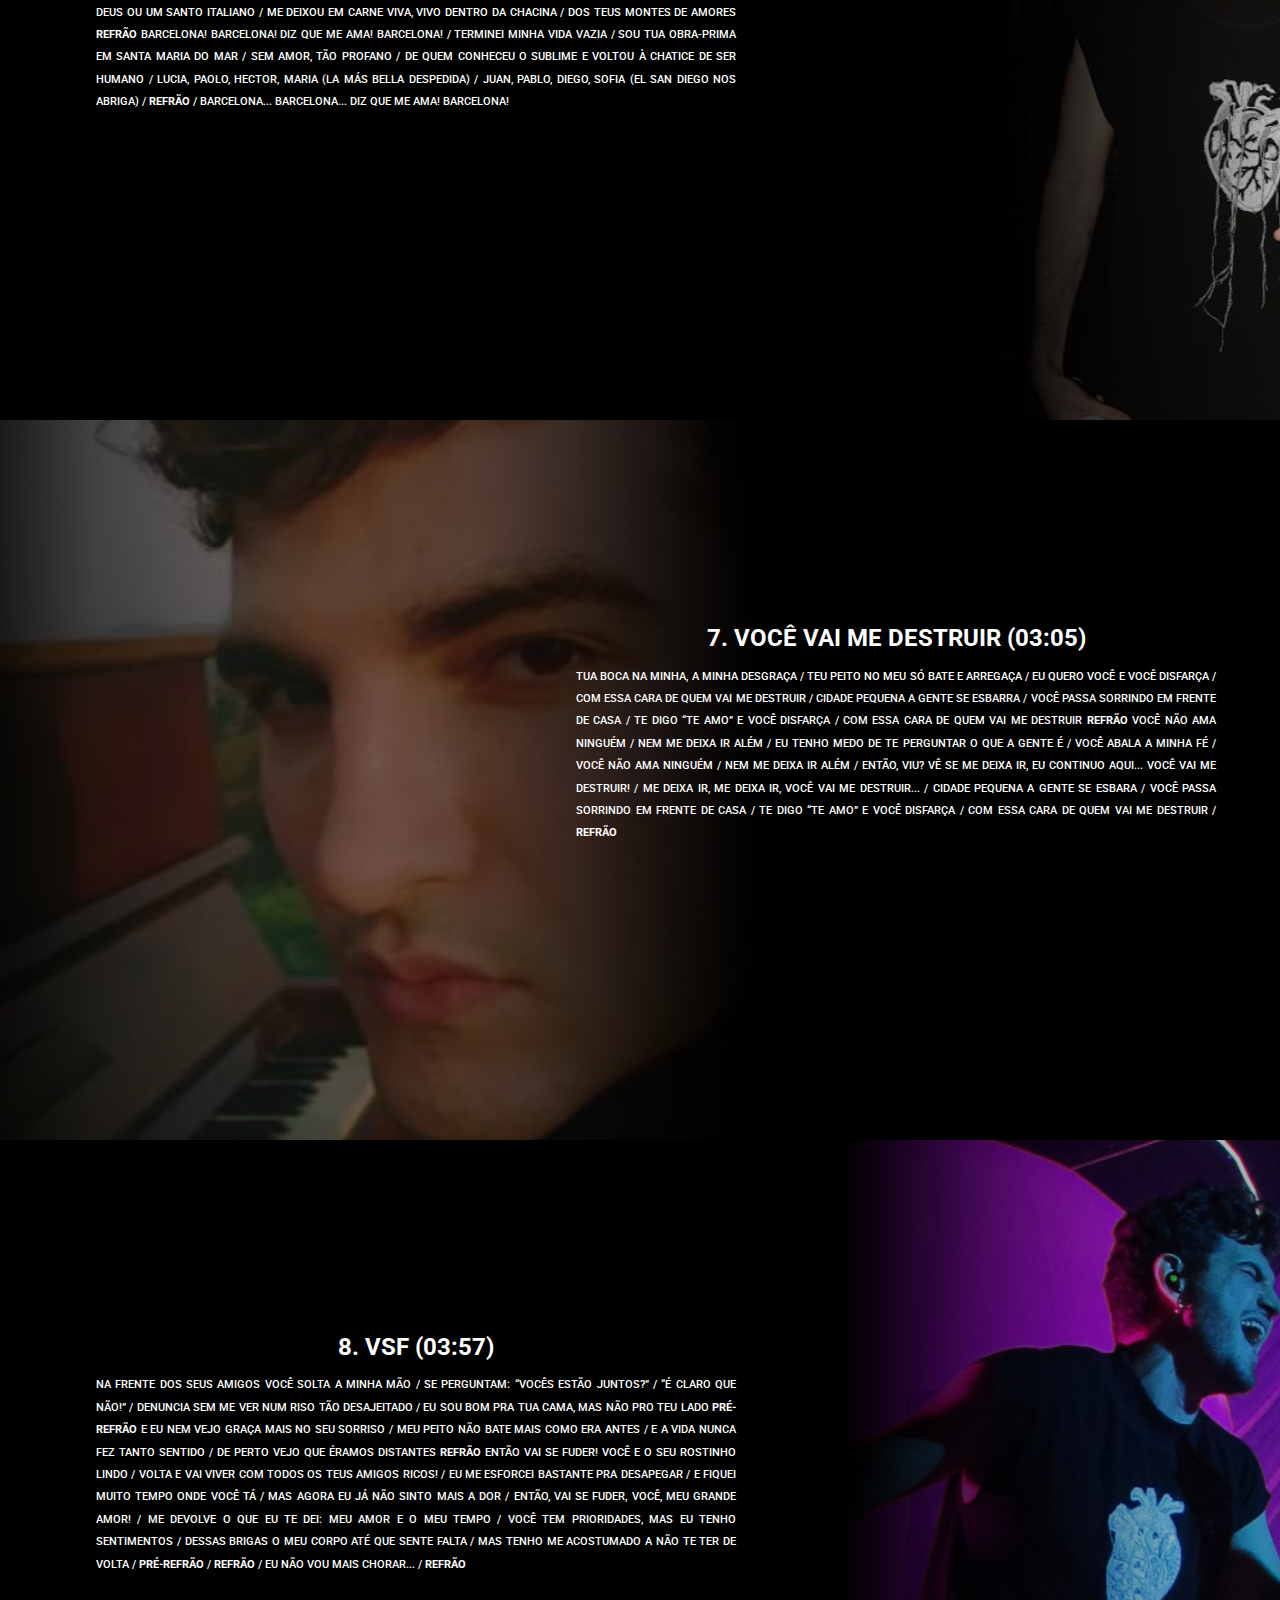
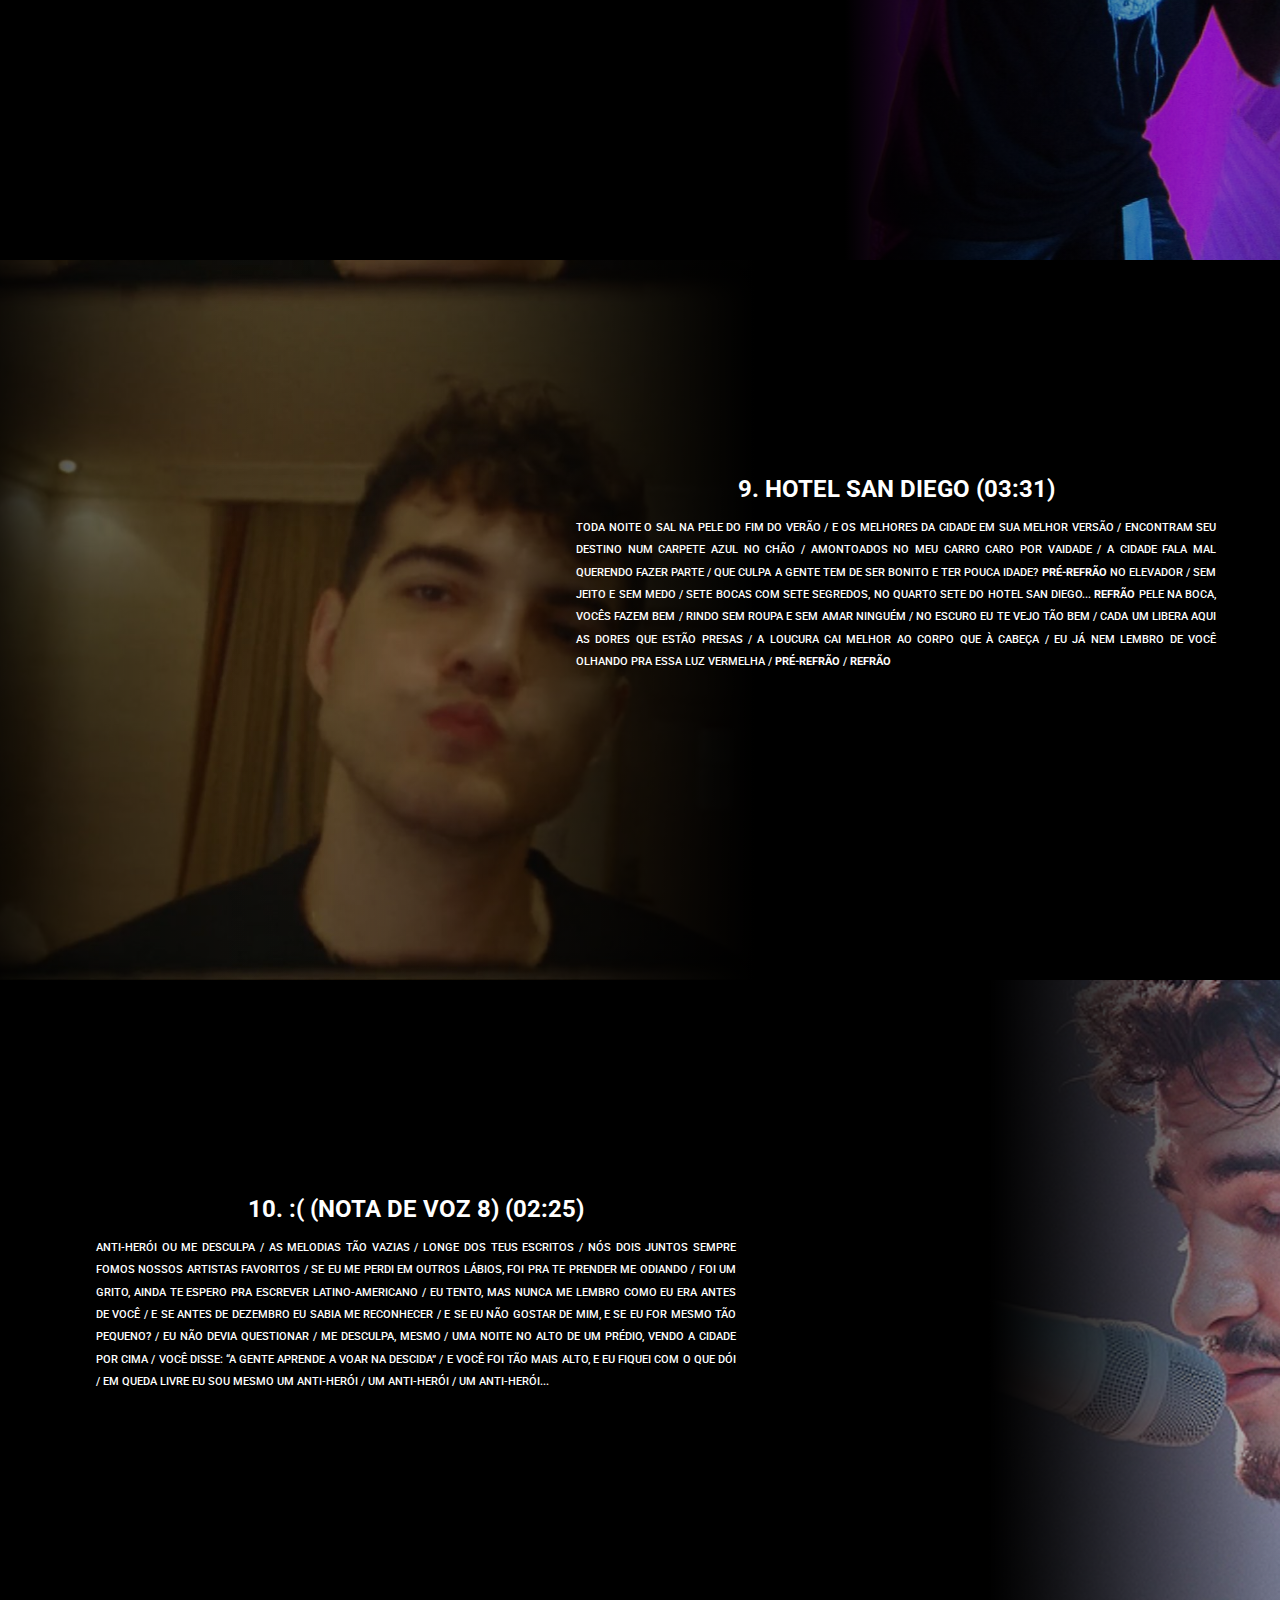
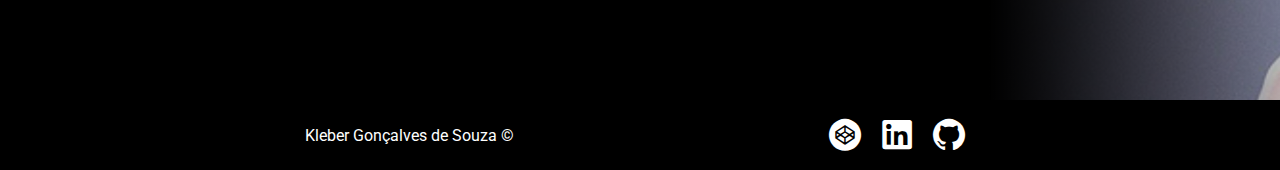
<file: Jao/anti_heroi.html>
<!DOCTYPE html>
<html lang="pt-br">

<head>
    <meta charset="UTF-8">
    <meta http-equiv="X-UA-Compatible" content="IE=edge">
    <meta name="viewport" content="width=device-width, initial-scale=1.0">
    <meta name="author" content="Kleber Gonçalves de Souza">

    <link rel="stylesheet" href="assets/Nova pasta/style.css">
    <link rel="stylesheet" href="stylePaginas.css">
    <link rel="stylesheet" href="style.css">
    <title>Jão</title>
    <link rel="preconnect" href="https://fonts.googleapis.com">
    <link rel="preconnect" href="https://fonts.gstatic.com" crossorigin>
    <link href="https://fonts.googleapis.com/css2?family=Roboto:wght@300;500;700&display=swap" rel="stylesheet">
</head>

<body>
    <header>
        <input type="checkbox" id="bt_menu">
        <label for="bt_menu">&#9776;</label>
        <h1 id="imageNoCheck"><a href="index.html">JÃO</a></h1>
        <nav id="idHeader">
            <ul>
                <li>
                    <h2 id="imageNoCheck2"><a href="index.html">JÃO</a></h2>
                </li>
                <li><a href="index.html">
                        <i class="icon-book-open-page-variant_24px-1"></i>SOBRE</a></li>
                <li><a href="#"><i class="icon-album_24px" style="opacity: 0.5;"></i>ÁLBUNS</a>
                    <ul>
                        <li><a href="lobos.html">LOBOS</a></li>
                        <li><a href="anti_heroi.html">ANTI-HERÓI</a></li>
                    </ul>
                </li>
                <li><a href="#">
                        <i class="icon-play_arrow_24px-1" style="opacity: 0.5;"></i>
                        SINGLES E EP'S
                    </a>
                    <ul>
                        <li><a href="primeiro_acustico.html">PRIMEIRO ACÚSTICO</a></li>
                        <li><a href="singles.html">SINGLES</a></li>
                    </ul>
                </li>
            </ul>
        </nav>
    </header>
    <main id="mainDisco">
        <header>
            <div class="ahTitulo" id="Titulo">
                <img src="mobile_bckd/anti_heroi/HEADER.jpeg" class="imagensmobile" />
                <h2><img src="titulos/ANTI-HERÓI.svg" /></h2>
            </div>
        </header>
        <!-- FAIXAS DO ÁLBUM ================= -->

        <!-- A ÚLTIMA NOITE -->
        <div class="ahFaixa1">
            <section class="FaixaImpar">
                <img src="mobile_bckd/anti_heroi/SECTION1.jpg" class="imagensmobile" />
                <!-- TÍTULO -->
                <h3>1. A ÚLTIMA NOITE (04:15)</h3>
                <!-- LETRA DA MÚSICA -- A ÚLTIMA NOITE-->
                <article>
                    <p>
                        UMA NOITE PRA VIVER TUDO, UMA NOITE ACORDADOS / UMA NOITE PRA ROUBAR UM BANCO, RASGAR A ROUPA
                        APAIXONADOS
                        / UMA NOITE DEPOIS DA NOITE EM QUE A GENTE TERMINA / NOSSO PACTO, A ÚLTIMA NOITE É A MELHOR DAS
                        NOSSAS
                        VIDAS / UMA NOITE NO ALTO DE UM PRÉDIO / VENDO A CIDADE POR CIMA / NÓS SOMOS MESMO TÃO PEQUENOS
                        E
                        ISSO É
                        A COISA MAIS LINDA / UMA NOITE DE SUPERNOVA, POIS DA MORTE VEM A VIDA / UMA NOITE PRA SUA
                        LOUCURA
                        QUE
                        VOCÊ GUARDA EMBAIXO DA LÍNGUA <strong>REFRÃO</strong> EU VOU CORRER TÃO RÁPIDO, O VENTO NO MEU
                        ROSTO ME SECANDO O
                        CHORO
                        TÃO ENVERGONHADO / VEM DO MEU LADO, NUM BEIJO A GENTE ESQUECE O PORQUÊ A GENTE DEU TÃO ERRADO /
                        A
                        MAIS
                        BONITA DAS DESPEDIDAS, A MELHOR NOITE DAS NOSSAS VIDAS / UMA NOITE PRA CORRER NO CARRO, UMA
                        NOITE
                        PRA
                        VER DEUS / NO SEU OLHO, NO JOELHO, NO SEU CABELO EMBARAÇADO AO MEU / UMA NOITE PRA VOCÊ RIR, EU
                        VOU
                        TE
                        ABRAÇAR TÃO BÊBADO / SUA MÃO DENTRO DA MINHA CALÇA ME FAZ GRAÇA E ESQUECE O MEDO /
                        <strong>REFRÃO</strong> / UMA
                        NOITE
                        COM A CERTEZA QUE FIZEMOS TUDO ERRADO / E A LIBERDADE DO ABANDONO, DO FUTURO E DO PASSADO / SEM
                        QUALQUER
                        DESTINO, SEM QUALQUER GARANTIA / MINHA ÚNICA PROMESSA É QUE ESSA NOITE É A MELHOR DAS NOSSAS
                        VIDAS
                        <strong>REFRÃO</strong>
                    </p>
                </article>
                <!-- SPOTIFY -->
                <iframe src="https://open.spotify.com/embed/track/1COly0kisSWSrcUQkXUMcF" frameBorder="0"
                    allowtransparency="true" allow="encrypted-media"></iframe>
            </section>
        </div>

        <!-- TRISTE PRA SEMPRE -->
        <div class="ahFaixa2">
            <section class="FaixaPar">
                <img src="mobile_bckd/anti_heroi/SECTION2.jpg" class="imagensmobile" />
                <!-- TÍTULO -->
                <h3>2. TRISTE PRA SEMPRE (02:59)</h3>
                <!-- LETRA DA MÚSICA -- TRISTE PRA SEMPRE -->
                <article>
                    <p>
                        HOJE EU QUERIA ESTAR BEM PRA TE LEVAR POR AÍ / SER ENGRAÇADO, BEM DISPOSTO E TE CONVENCER DE MIM
                        /
                        EU
                        ENTENDO QUERER MAIS, POR ISSO EU PAREI DE LIGAR / E AFUNDO SEGUINDO PESSOAS QUE EU ODEIO NO MEU
                        CELULAR
                        <strong>PRÉ-REFRÃO</strong> EU QUERO SER MAIOR, EU QUERO SER MELHOR, ME QUERO MAIS BONITO / EU
                        QUERO ESTAR
                        CONTENTE,
                        MAS
                        EU SIMPLESMENTE NÃO CONSIGO <strong>REFRÃO</strong> EU ANDO PELA RUA E NADA MAIS ME SURPREENDE /
                        EU ERA MELHOR NO
                        PASSADO
                        DO QUE EU SOU NO PRESENTE / TENHO MEDO DE SER SÓ ISSO MINHA VIDA DAQUI PRA FRENTE / PORRA, EU
                        NÃO
                        QUERO
                        SER TRISTE PRA SEMPRE / EU PASSO O DIA DORMINDO E A NOITE ACORDADO COM MEDO / SOU UM ANTI-HERÓI
                        EM
                        QUEDA
                        NA MIRA DE UM ARQUEIRO / ISSO É UM PEDIDO DE AJUDA, TEM ALGUÉM AÍ QUE ME ENTENDE? / ME BEIJA NA
                        BOCA
                        E
                        ME SALVA, PORRA / EU NÃO QUERO SER TRISTE PRA SEMPRE / <strong>PRÉ-REFRÃO</strong> /
                        <strong>REFRÃO</strong> / EU
                        NÃO QUERO SER,
                        EU
                        NÃO
                        QUERO SER, EU NÃO QUERO SER... / PORRA, EU NÃO QUERO SER TRISTE PRA SEMPRE.
                    </p>
                </article>
                <!-- SPOTIFY -->
                <iframe src="https://open.spotify.com/embed/track/3n7ZwCXQUZekntN3f7dzwD" frameBorder="0"
                    allowtransparency="true" allow="encrypted-media"></iframe>
            </section>
        </div>

        <!-- ENQUANTO ME BEIJA -->
        <div class="ahFaixa3">
            <section class="FaixaImpar">
                <img src="mobile_bckd/anti_heroi/SECTION3.jpg" class="imagensmobile" />
                <!-- TÍTULO -->
                <h3>3. ENQUANTO ME BEIJA (03:39)</h3>
                <!-- LETRA DA MÚSICA -- ENQUANTO ME BEIJA -->
                <article>
                    <p>
                        TEU OLHAR ME DIZ: “EU ATÉ GOSTO DE VOCÊ” / MAS SÓ GOSTAR NÃO FAZ FELIZ QUEM TE ADORA ATÉ DOER /
                        À
                        NOITE
                        RINDO JUNTOS, MEIO SEM INTENÇÃO / EU TE CHAMEI DE AMOR, VOCÊ ME CHAMOU DE JÃO
                        <strong>PRÉ-REFRÃO</strong> EU ME
                        TRABALHO
                        PRA SER OTIMISTA, MAS SE EU BRINCO DE IR EMBORA VOCÊ ME DEIXA IR / SERÁ QUE EU SOU A MELHOR
                        COISA DA
                        TUA
                        VIDA, OU SÓ O MELHOR QUE VOCÊ CONSEGUIU ATÉ AQUI? <strong>REFRÃO</strong> EM QUEM VOCÊ PENSA
                        ENQUANTO ME BEIJA,
                        BEIJA,
                        BIEJA? EM QUEM VOCÊ PENSA ENQUANTO ME BEIJA, BEIJA, BEIJA? / NUM CARA MAIS BONITO NA TELEVISÃO /
                        NO
                        AMOR
                        QUE FOI EMBORA OU NOS QUE AINDA VIRÃO / QUEM É QUE VOCÊ GUARDA NESSA SUA CABEÇA? / EM QUEM VOCÊ
                        PENSA
                        ENQUANTO ME BEIJA? / JURO EU ME ESFORÇO PRA TE CONVENCER DE MIM / TENTO SER MAIS BONITO E FALAR
                        GROSSO
                        COMO OUTROS POR AÍ / LIGUEI PROS TEUS AMIGOS PRA ANUNCIAR O FIM / SERÁ QUE VOCÊ SE PERDEU OU SE
                        ENCONTROU SEM MIM? / <strong>PRÉ-REFRÃO</strong> / <strong>REFRÃO</strong> / EM QUEM VOCÊ PENSA?
                        / TEU BEIJO É
                        TÃO FORTE COM OS
                        OLHOS
                        FECHADOS / NÃO QUE EU ME IMPORTO EM SER MEIO ENGANADO / NÃO ME CONTA, NÃO ME MOSTRA / NÃO DEIXE
                        QUE
                        EU
                        PERCEBA / EM QUEM VOCÊ PENSA ENQUANTO ME BEIJA? / <strong>REFRÃO</strong>
                    </p>
                </article>
                <!-- SPOTIFY -->
                <iframe src="https://open.spotify.com/embed/track/0EsftWIxQKCoCz5HZtlpkW" frameBorder="0"
                    allowtransparency="true" allow="encrypted-media"></iframe>
            </section>
        </div>


        <!-- ESSA EU FIZ PRO NOSSO AMOR -->
        <div class="ahFaixa4">
            <section class="FaixaPar">
                <img src="mobile_bckd/anti_heroi/SECTION4.jpg" class="imagensmobile" />
                <!-- TÍTULO -->
                <h3>4. ESSA EU FIZ PRO NOSSO AMOR (03:15)</h3>
                <!-- LETRA DA MÚSICA -- ESSA EU FIZ PRO NOSSO AMOR -->
                <article>
                    <p>
                        ESSA EU FIZ PRA NÓS DOIS BÊBADOS DANÇANDO EM UMA FESTA DE GENTE RICA E SEM GRAÇA / ESSA EU FIZ
                        PRA
                        TODA
                        LETRA DO CAZUZA QUE EU DECOREI PORQUE VOCÊ DISSE QUE GOSTAVA / ESSA EU FIZ PRA SUA MÃE SÓ PORQUE
                        ELA
                        É
                        TÃO LINDA E SEMPRE SABE O QUE DIZER / ESSA EU FIZ PRAS TUAS QUEEDAS NA CLAÇADA, TUA RISADA ALTA
                        /
                        ESSA
                        EU FIZ PRA VOCÊ <strong>REFRÃO</strong> EU JÁ TINHA DESISTIDO DE MIM / MINHA VIDA É SEMPRE ASSIM
                        / EU TENHO A
                        MINHA
                        FAMA
                        DE SOFREDOR / ENTÃO NÃO CONTA PRA NINGUÉM... / MAS ESSA EU FIZ PRO NOSSO AMOR / ESSA EU FIZ PRA
                        ALAMEDA
                        TRÊS, PRA AV. SÃO JOÃO / CADA LUGAR QUE A GENTE SE BEIJOU / ESSA EU DIZ PRA MINHA JAQUETA JEANS,
                        PRA
                        MINHA BLUSA DO TAZ / TODA ROUPA QUE VOCÊ TIROU / ESSA EU FIZ PRA TODO SHOW LOTADO EM QUE EU
                        PERDI A
                        LETRA / PORQUE EU PENSEI EM VOCÊ / ESSA EU FIZ PRA CADA ESTRELA LINDA / QUE POR BAIXO DA LÍNGUA
                        VOCÊ
                        ME
                        FEZ VER / <strong>REFRÃO</strong> / ESSA EU FIZ PRA CADA PASSO NOSSO, CADA DIA LINDO DA NOSSA
                        HISTÓRIA / MAS
                        SENDO
                        ESSA
                        SOBRE O NOSSO AMOR / HÁ TAMBÉM DE SER DO DIA EM QUE VOCÊ FOI EMBORA / SOBRE A MINHA BLUSA DO TAZ
                        DESBOTADA / SOBRE SUA MÃE TÃO MUDA QUANDO EU LIGAVA / SOBRE EU BEBENDO SEM VOCÊ DO MEU LADO /
                        SOBRE
                        EU
                        CHORANDO QUANDO TOCA “EXAGERADO” / <strong>REFRÃO</strong>
                    </p>
                </article>
                <!-- SPOTIFY -->
                <iframe src="https://open.spotify.com/embed/track/4JwwAxvprUGhrecdjSjfHN" frameBorder="0"
                    allowtransparency="true" allow="encrypted-media"></iframe>
            </section>
        </div>

        <!-- FIM DE FESTA -->
        <div class="ahFaixa5">
            <section class="FaixaImpar">
                <img src="mobile_bckd/anti_heroi/SECTION5.jpg" class="imagensmobile" />
                <!-- TÍTULO -->
                <h3>5. FIM DE FESTA (02:51)</h3>
                <!-- LETRA DA MÚSICA -- FIM DE FESTA -->
                <article>
                    <p>
                        QUANDO A FESTA ACABAR VOCÊ VAI ME PROCURAR COM TEUS PROBLEMAS / COM TEU JEANS, TEU ALL-STAR E A
                        TRISTEZA
                        NO OLHAR / É O TEU SISTEMA <strong>PRÉ-REFRÃO</strong> SÓ EU SEI O TANTO QUE ME DÓI / ME
                        ENTREGAR TÃO FÁCIL E
                        MESMO
                        ASSIM
                        / VOU ENXUGAR TEU OLHO, ME DEIXAR DE LADO / E TE GUARDAR EM MIM <strong>REFRÃO</strong> SOU TEU
                        AMOR DE FIM DE
                        FESTA,
                        TUA
                        BEBIDA MAIS BARATA / TEU CORAÇÃO É TÃO GELADO / MEU DEUS, EU SOU TÃO AZARADO / DE ME ENTREGAR NO
                        FIM
                        DE
                        FESTA / EU SÓ QUERIA IR PRA CASA / MAS TÔ CUIDANDO DE VOCÊ / O QUE EU FIZ PRA MERECER / O TEU
                        AMOR
                        DE
                        FIM DE FESTA / SEI, É SEMPRE ASSIM / EU SÓ SIRVO PRO FIM DA TUA GLÓRIA / VOCÊ CHAMA A ATENÇÃO /
                        MAS
                        UM A
                        UM ELES VÃO TODOS EMBORA / <strong>PRÉ-REFRÃO</strong> / <strong>REFRÃO</strong>

                    </p>
                </article>
                <!-- SPOTIFY -->
                <iframe src="https://open.spotify.com/embed/track/65qfqXncAHuQKC3PsRvUl4" frameBorder="0"
                    allowtransparency="true" allow="encrypted-media"></iframe>
            </section>
        </div>

        <!-- BARCELONA -->
        <div class="ahFaixa6">
            <section class="FaixaPar">
                <img src="mobile_bckd/anti_heroi/SECTION6.jpg" class="imagensmobile" />
                <!-- TÍTULO -->
                <h3>6. BARCELONA (03:25)</h3>
                <!-- LETRA DA MÚSICA -- BARCELONA -->
                <article>
                    <p>
                        MERGULHEI E ERA ÁGUA FRIA / MEU DEUS, QUE MANIA DE ME AFOGAR / SUPLIQUEI À SAGRADA FAMÍLIA / QUE
                        TIVESSE
                        PIEDADE PRA EU PODER ME SALVAR / ME LAMBEU COMO UM SORVETE NO VERÃO MEDITERRÂNEO / FEITO À
                        IMAGEM DE
                        UM
                        DEUS OU UM SANTO ITALIANO / ME DEIXOU EM CARNE VIVA, VIVO DENTRO DA CHACINA / DOS TEUS MONTES DE
                        AMORES
                        <strong>REFRÃO</strong> BARCELONA! BARCELONA! DIZ QUE ME AMA! BARCELONA! / TERMINEI MINHA VIDA
                        VAZIA / SOU TUA
                        OBRA-PRIMA
                        EM SANTA MARIA DO MAR / SEM AMOR, TÃO PROFANO / DE QUEM CONHECEU O SUBLIME E VOLTOU À CHATICE DE
                        SER
                        HUMANO / LUCIA, PAOLO, HECTOR, MARIA (LA MÁS BELLA DESPEDIDA) / JUAN, PABLO, DIEGO, SOFIA (EL
                        SAN
                        DIEGO
                        NOS ABRIGA) / <strong>REFRÃO</strong> / BARCELONA... BARCELONA... DIZ QUE ME AMA! BARCELONA!
                    </p>
                </article>
                <!-- SPOTIFY -->
                <iframe src="https://open.spotify.com/embed/track/08GP0v6joOh66lbc2o1TZK" frameBorder="0"
                    allowtransparency="true" allow="encrypted-media"></iframe>
            </section>
        </div>

        <!-- VOCÊ VAI ME DESTRUIR -->
        <div class="ahFaixa7">
            <section class="FaixaImpar">
                <img src="mobile_bckd/anti_heroi/SECTION7.jpg" class="imagensmobile" />
                <!-- TÍTULO -->
                <h3>7. VOCÊ VAI ME DESTRUIR (03:05)</h3>
                <!-- LETRA DA MÚSICA -- VOCÊ VAI ME DESTRUIR -->
                <article>
                    <p>
                        TUA BOCA NA MINHA, A MINHA DESGRAÇA / TEU PEITO NO MEU SÓ BATE E ARREGAÇA / EU QUERO VOCÊ E VOCÊ
                        DISFARÇA / COM ESSA CARA DE QUEM VAI ME DESTRUIR / CIDADE PEQUENA A GENTE SE ESBARRA / VOCÊ
                        PASSA
                        SORRINDO EM FRENTE DE CASA / TE DIGO “TE AMO” E VOCÊ DISFARÇA / COM ESSA CARA DE QUEM VAI ME
                        DESTRUIR
                        <strong>REFRÃO</strong> VOCÊ NÃO AMA NINGUÉM / NEM ME DEIXA IR ALÉM / EU TENHO MEDO DE TE
                        PERGUNTAR O QUE A GENTE
                        É /
                        VOCÊ ABALA A MINHA FÉ / VOCÊ NÃO AMA NINGUÉM / NEM ME DEIXA IR ALÉM / ENTÃO, VIU? VÊ SE ME DEIXA
                        IR,
                        EU
                        CONTINUO AQUI... VOCÊ VAI ME DESTRUIR! / ME DEIXA IR, ME DEIXA IR, VOCÊ VAI ME DESTRUIR... /
                        CIDADE
                        PEQUENA A GENTE SE ESBARA / VOCÊ PASSA SORRINDO EM FRENTE DE CASA / TE DIGO “TE AMO” E VOCÊ
                        DISFARÇA
                        /
                        COM ESSA CARA DE QUEM VAI ME DESTRUIR / <strong>REFRÃO</strong>
                    </p>
                </article>
                <!-- SPOTIFY -->
                <iframe src="https://open.spotify.com/embed/track/3mPz8WMo0zOWMxezQjyc8n" frameBorder="0"
                    allowtransparency="true" allow="encrypted-media"></iframe>
            </section>
        </div>

        <!-- VSF -->
        <div class="ahFaixa8">
            <section class="FaixaPar">
                <img src="mobile_bckd/anti_heroi/SECTION8.jpg" class="imagensmobile" />
                <!-- TÍTULO -->
                <h3>8. VSF (03:57)</h3>
                <!-- LETRA DA MÚSICA -- VSF -->
                <article>
                    <p>
                        NA FRENTE DOS SEUS AMIGOS VOCÊ SOLTA A MINHA MÃO / SE PERGUNTAM: “VOCÊS ESTÃO JUNTOS?” / “É
                        CLARO
                        QUE
                        NÃO!” / DENUNCIA SEM ME VER NUM RISO TÃO DESAJEITADO / EU SOU BOM PRA TUA CAMA, MAS NÃO PRO TEU
                        LADO
                        <strong>PRÉ-REFRÃO</strong> E EU NEM VEJO GRAÇA MAIS NO SEU SORRISO / MEU PEITO NÃO BATE MAIS
                        COMO ERA ANTES / E
                        A
                        VIDA
                        NUNCA FEZ TANTO SENTIDO / DE PERTO VEJO QUE ÉRAMOS DISTANTES <strong>REFRÃO</strong> ENTÃO VAI
                        SE FUDER! VOCÊ E O
                        SEU
                        ROSTINHO LINDO / VOLTA E VAI VIVER COM TODOS OS TEUS AMIGOS RICOS! / EU ME ESFORCEI BASTANTE PRA
                        DESAPEGAR / E FIQUEI MUITO TEMPO ONDE VOCÊ TÁ / MAS AGORA EU JÁ NÃO SINTO MAIS A DOR / ENTÃO,
                        VAI SE
                        FUDER, VOCÊ, MEU GRANDE AMOR! / ME DEVOLVE O QUE EU TE DEI: MEU AMOR E O MEU TEMPO / VOCÊ TEM
                        PRIORIDADES, MAS EU TENHO SENTIMENTOS / DESSAS BRIGAS O MEU CORPO ATÉ QUE SENTE FALTA / MAS
                        TENHO ME
                        ACOSTUMADO A NÃO TE TER DE VOLTA / <strong>PRÉ-REFRÃO</strong> / <strong>REFRÃO</strong> / EU
                        NÃO VOU MAIS
                        CHORAR... / <strong>REFRÃO</strong>
                    </p>
                </article>
                <!-- SPOTIFY -->
                <iframe src="https://open.spotify.com/embed/track/6rL40EhmdDeEeqS0FDZ9Ab" frameBorder="0"
                    allowtransparency="true" allow="encrypted-media"></iframe>
            </section>
        </div>

        <!-- HOTEL SAN DIEGO -->
        <div class="ahFaixa9">
            <section class="FaixaImpar">
                <img src="mobile_bckd/anti_heroi/SECTION9.jpg" class="imagensmobile" />
                <!-- TÍTULO -->
                <h3>9. HOTEL SAN DIEGO (03:31)</h3>
                <!-- LETRA DA MÚSICA -- HOTEL SAN DIEGO -->
                <article>
                    <p>
                        TODA NOITE O SAL NA PELE DO FIM DO VERÃO / E OS MELHORES DA CIDADE EM SUA MELHOR VERSÃO /
                        ENCONTRAM
                        SEU
                        DESTINO NUM CARPETE AZUL NO CHÃO / AMONTOADOS NO MEU CARRO CARO POR VAIDADE / A CIDADE FALA MAL
                        QUERENDO
                        FAZER PARTE / QUE CULPA A GENTE TEM DE SER BONITO E TER POUCA IDADE? <strong>PRÉ-REFRÃO</strong>
                        NO ELEVADOR /
                        SEM
                        JEITO
                        E SEM MEDO / SETE BOCAS COM SETE SEGREDOS, NO QUARTO SETE DO HOTEL SAN DIEGO...
                        <strong>REFRÃO</strong> PELE NA
                        BOCA,
                        VOCÊS FAZEM BEM / RINDO SEM ROUPA E SEM AMAR NINGUÉM / NO ESCURO EU TE VEJO TÃO BEM / CADA UM
                        LIBERA
                        AQUI AS DORES QUE ESTÃO PRESAS / A LOUCURA CAI MELHOR AO CORPO QUE À CABEÇA / EU JÁ NEM LEMBRO
                        DE
                        VOCÊ
                        OLHANDO PRA ESSA LUZ VERMELHA / <strong>PRÉ-REFRÃO</strong> / <strong>REFRÃO</strong>

                    </p>
                </article>
                <!-- SPOTIFY -->
                <iframe src="https://open.spotify.com/embed/track/1VWP1gMFZ0evB00h3UOyAs" frameBorder="0"
                    allowtransparency="true" allow="encrypted-media"></iframe>
            </section>
        </div>

        <!-- NOTA DE VOZ 8 -->
        <div class="ahFaixa10">
            <section class="FaixaPar">
                <img src="mobile_bckd/anti_heroi/SECTION10.jpg" class="imagensmobile" />
                <!-- TÍTULO -->
                <h3>10. :( (NOTA DE VOZ 8) (02:25)</h3>
                <!-- LETRA DA MÚSICA -- :( (NOTA DE VOZ 8))  -->
                <article>
                    <p>
                        ANTI-HERÓI OU ME DESCULPA / AS MELODIAS TÃO VAZIAS / LONGE DOS TEUS ESCRITOS / NÓS DOIS JUNTOS
                        SEMPRE
                        FOMOS NOSSOS ARTISTAS FAVORITOS / SE EU ME PERDI EM OUTROS LÁBIOS, FOI PRA TE PRENDER ME ODIANDO
                        /
                        FOI
                        UM GRITO, AINDA TE ESPERO PRA ESCREVER LATINO-AMERICANO / EU TENTO, MAS NUNCA ME LEMBRO COMO EU
                        ERA
                        ANTES DE VOCÊ / E SE ANTES DE DEZEMBRO EU SABIA ME RECONHECER / E SE EU NÃO GOSTAR DE MIM, E SE
                        EU
                        FOR
                        MESMO TÃO PEQUENO? / EU NÃO DEVIA QUESTIONAR / ME DESCULPA, MESMO / UMA NOITE NO ALTO DE UM
                        PRÉDIO,
                        VENDO A CIDADE POR CIMA / VOCÊ DISSE: “A GENTE APRENDE A VOAR NA DESCIDA” / E VOCÊ FOI TÃO MAIS
                        ALTO, E
                        EU FIQUEI COM O QUE DÓI / EM QUEDA LIVRE EU SOU MESMO UM ANTI-HERÓI / UM ANTI-HERÓI / UM
                        ANTI-HERÓI...
                    </p>
                </article>
                <!-- SPOTIFY -->
                <iframe src="https://open.spotify.com/embed/track/7F1zq85VD9smyJQF4Ae2fB" frameBorder="0"
                    allowtransparency="true" allow="encrypted-media"></iframe>
            </section>
        </div>
    </main>
    <footer id="idFooter">
        <span>Kleber Gonçalves de Souza &copy;</span>
        <nav>
            <ul>
                <li><a href="https://codepen.io/Klo_eber" target="_blank"><i class="icon-Vector"></i></a></li>
                <li><a href="https://www.linkedin.com/in/kleber-gon%C3%A7alves-de-souza/" target="_blank"><i
                            class="icon-akar-icons_linkedin-fill"></i></a></li>
                <li><a href="https://github.com/Kloeber-dev " target="_blank"><i
                            class="icon-akar-icons_github-fill"></i></a></li>
            </ul>
        </nav>
    </footer>
</body>

</html>
</file>
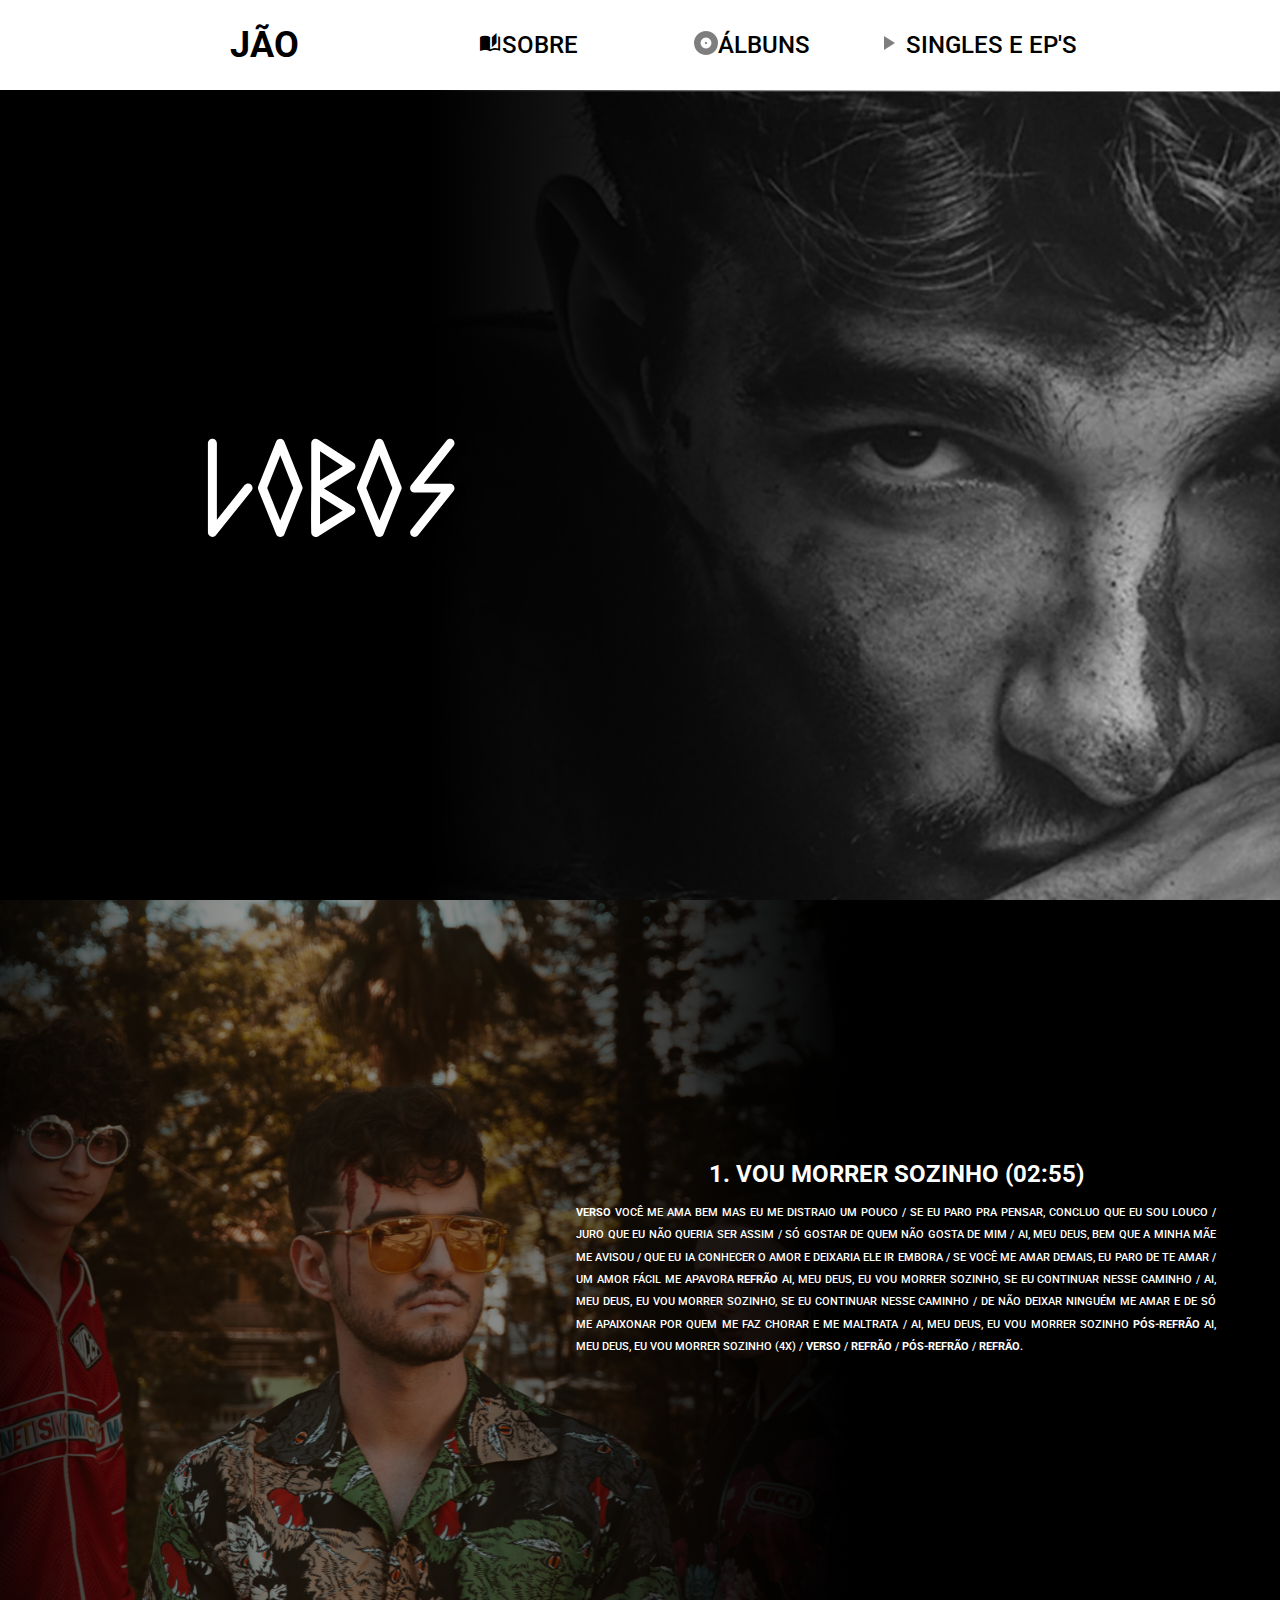
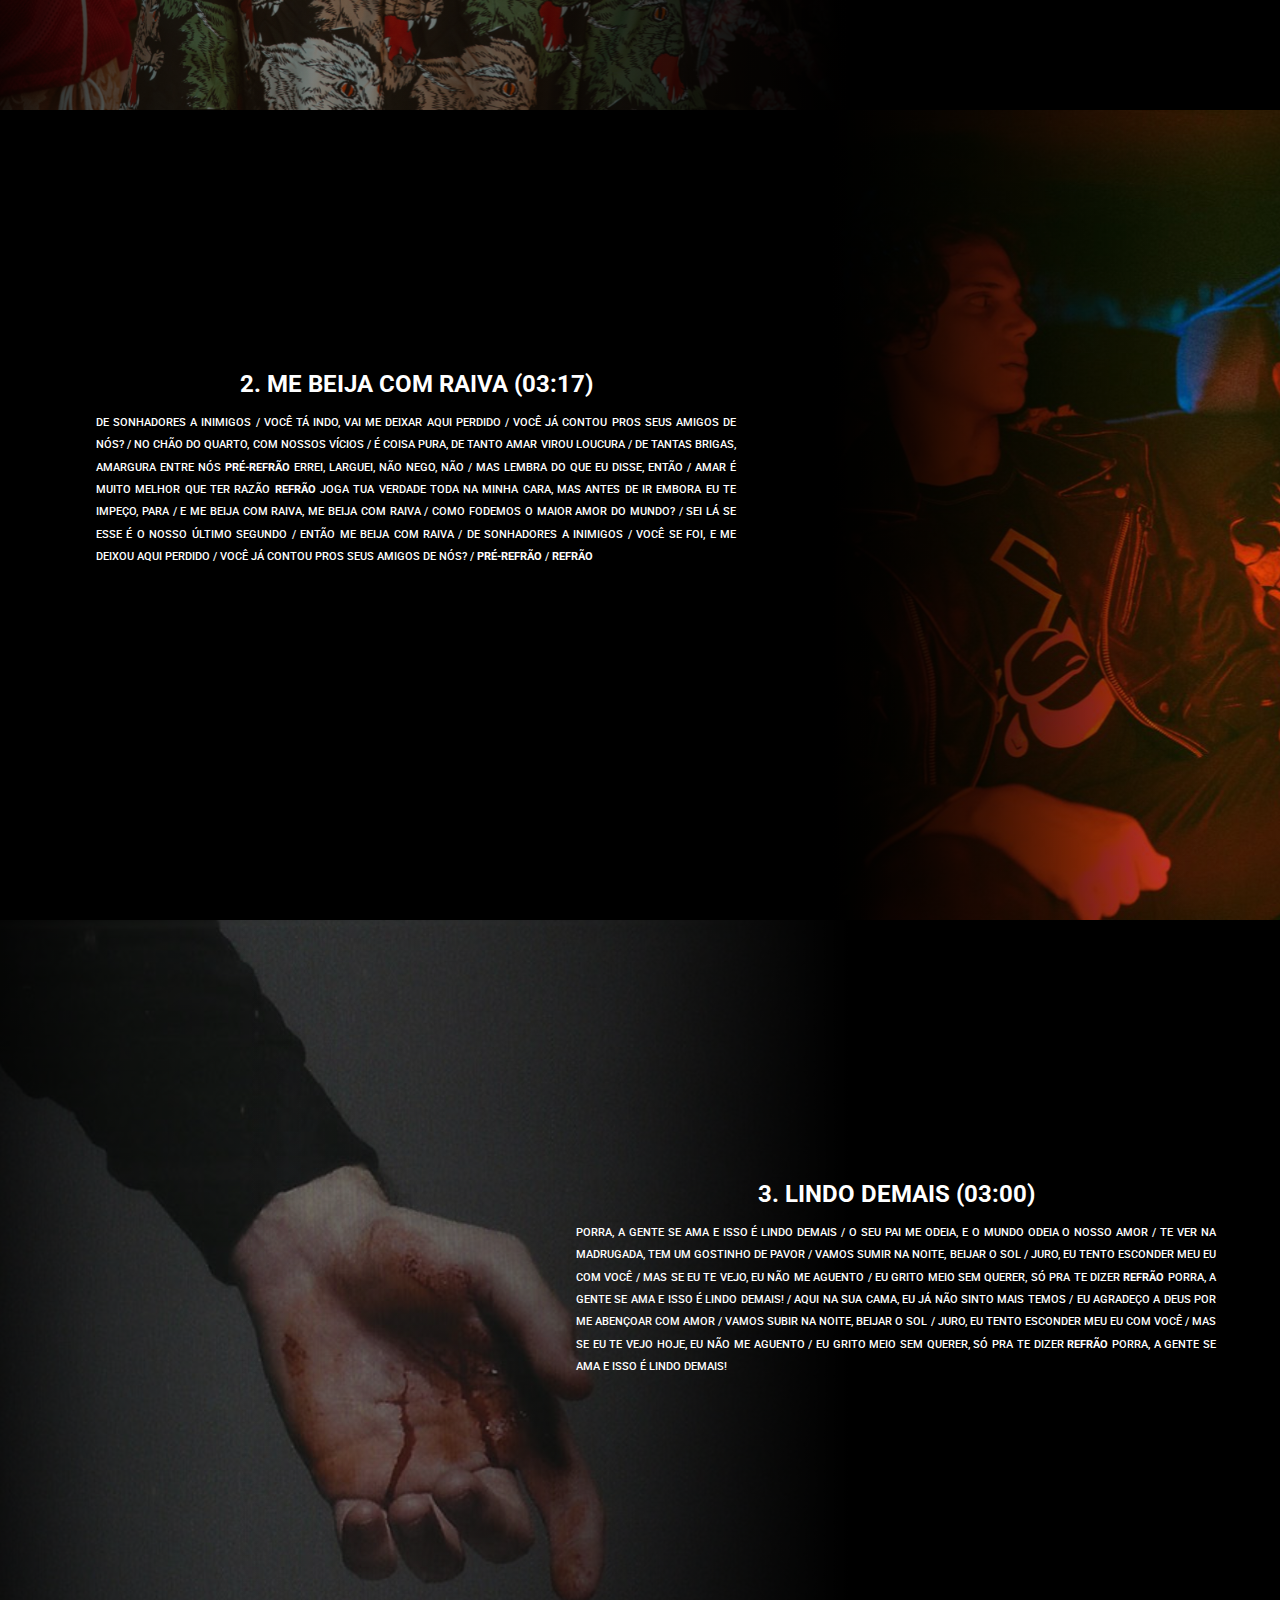
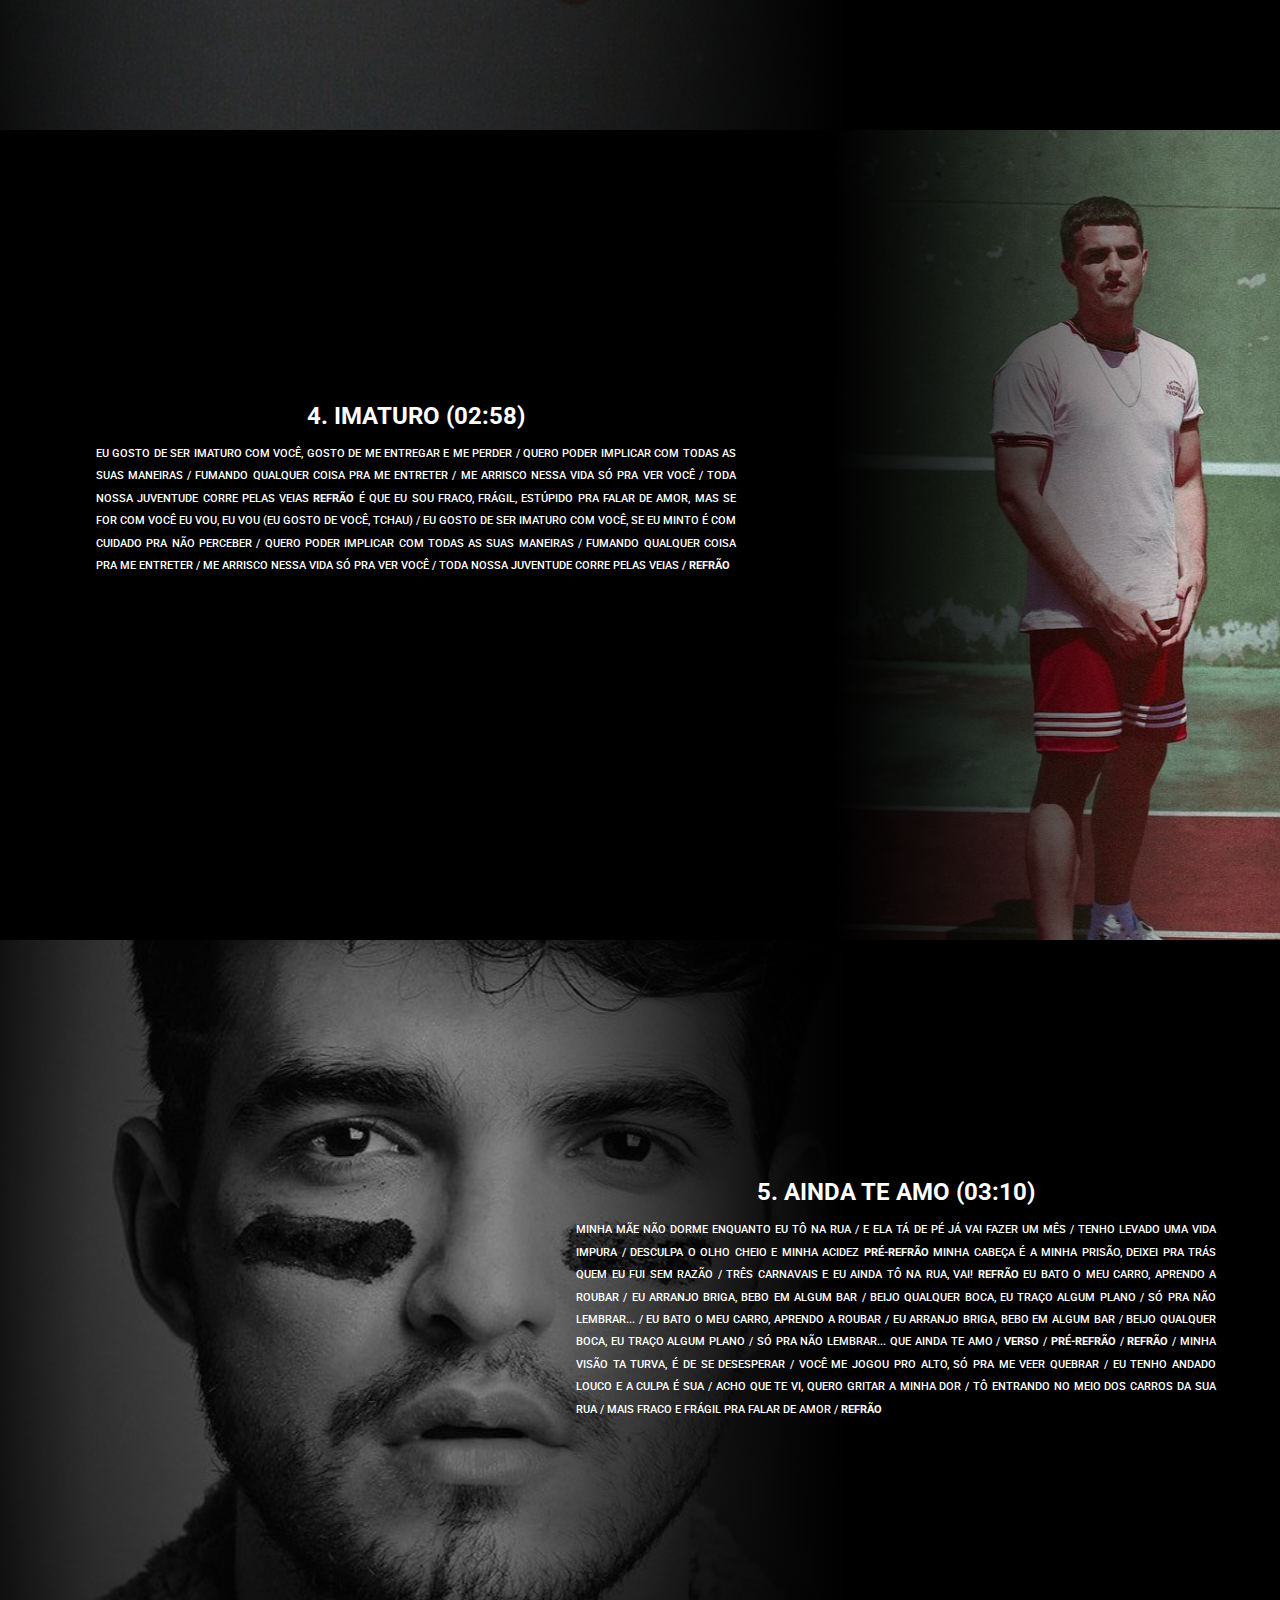
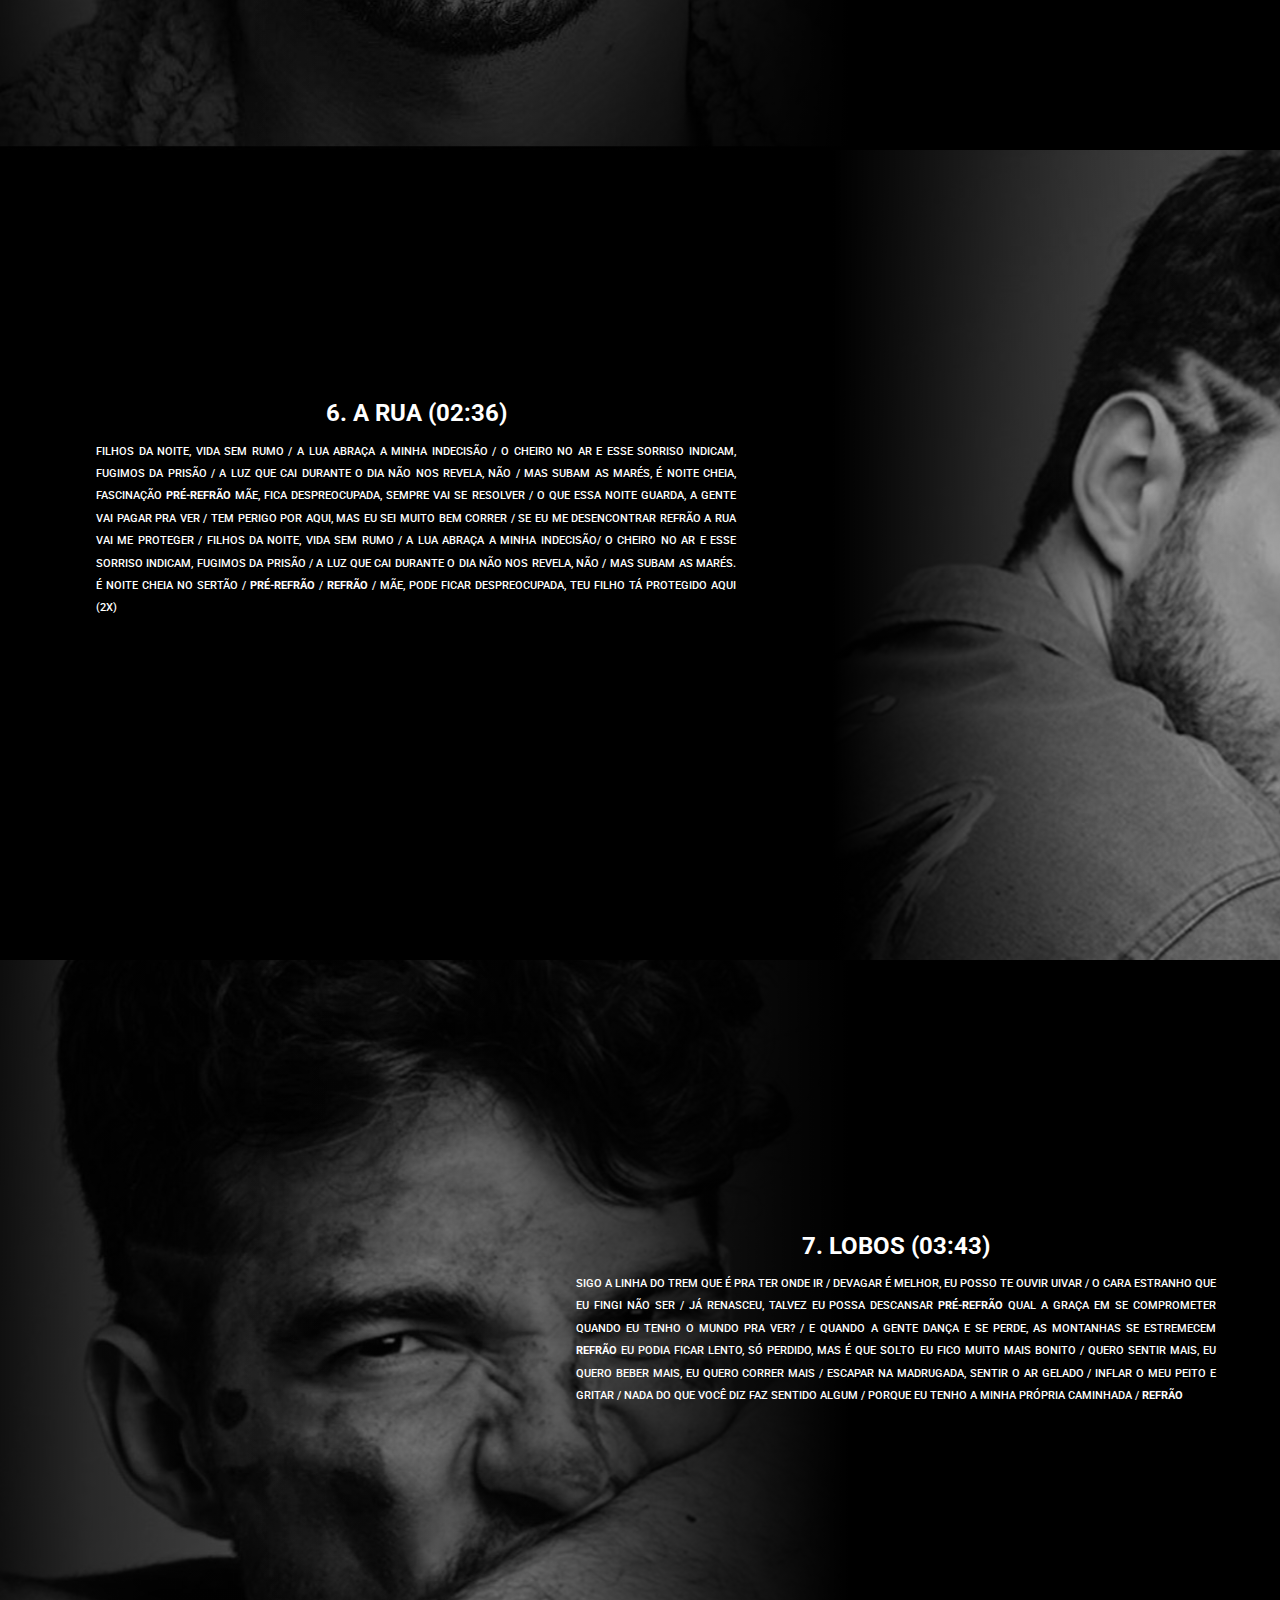
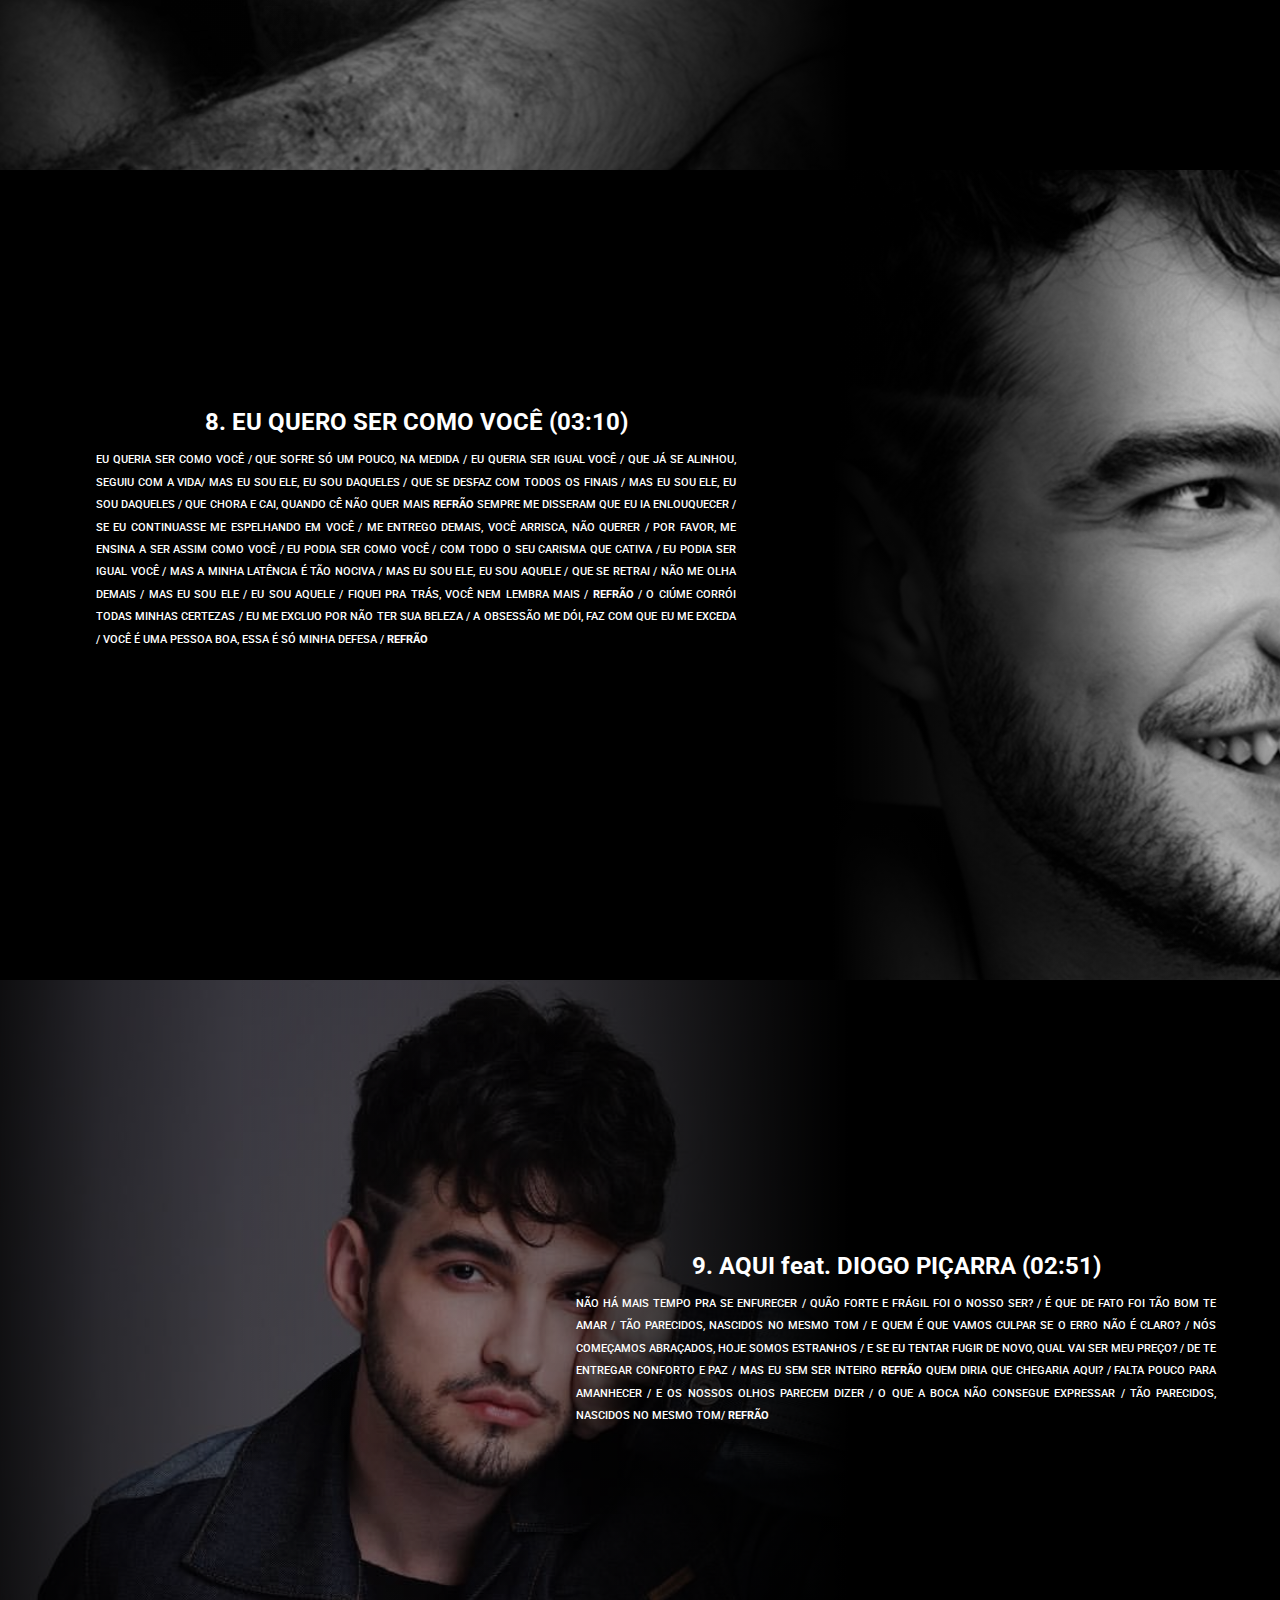
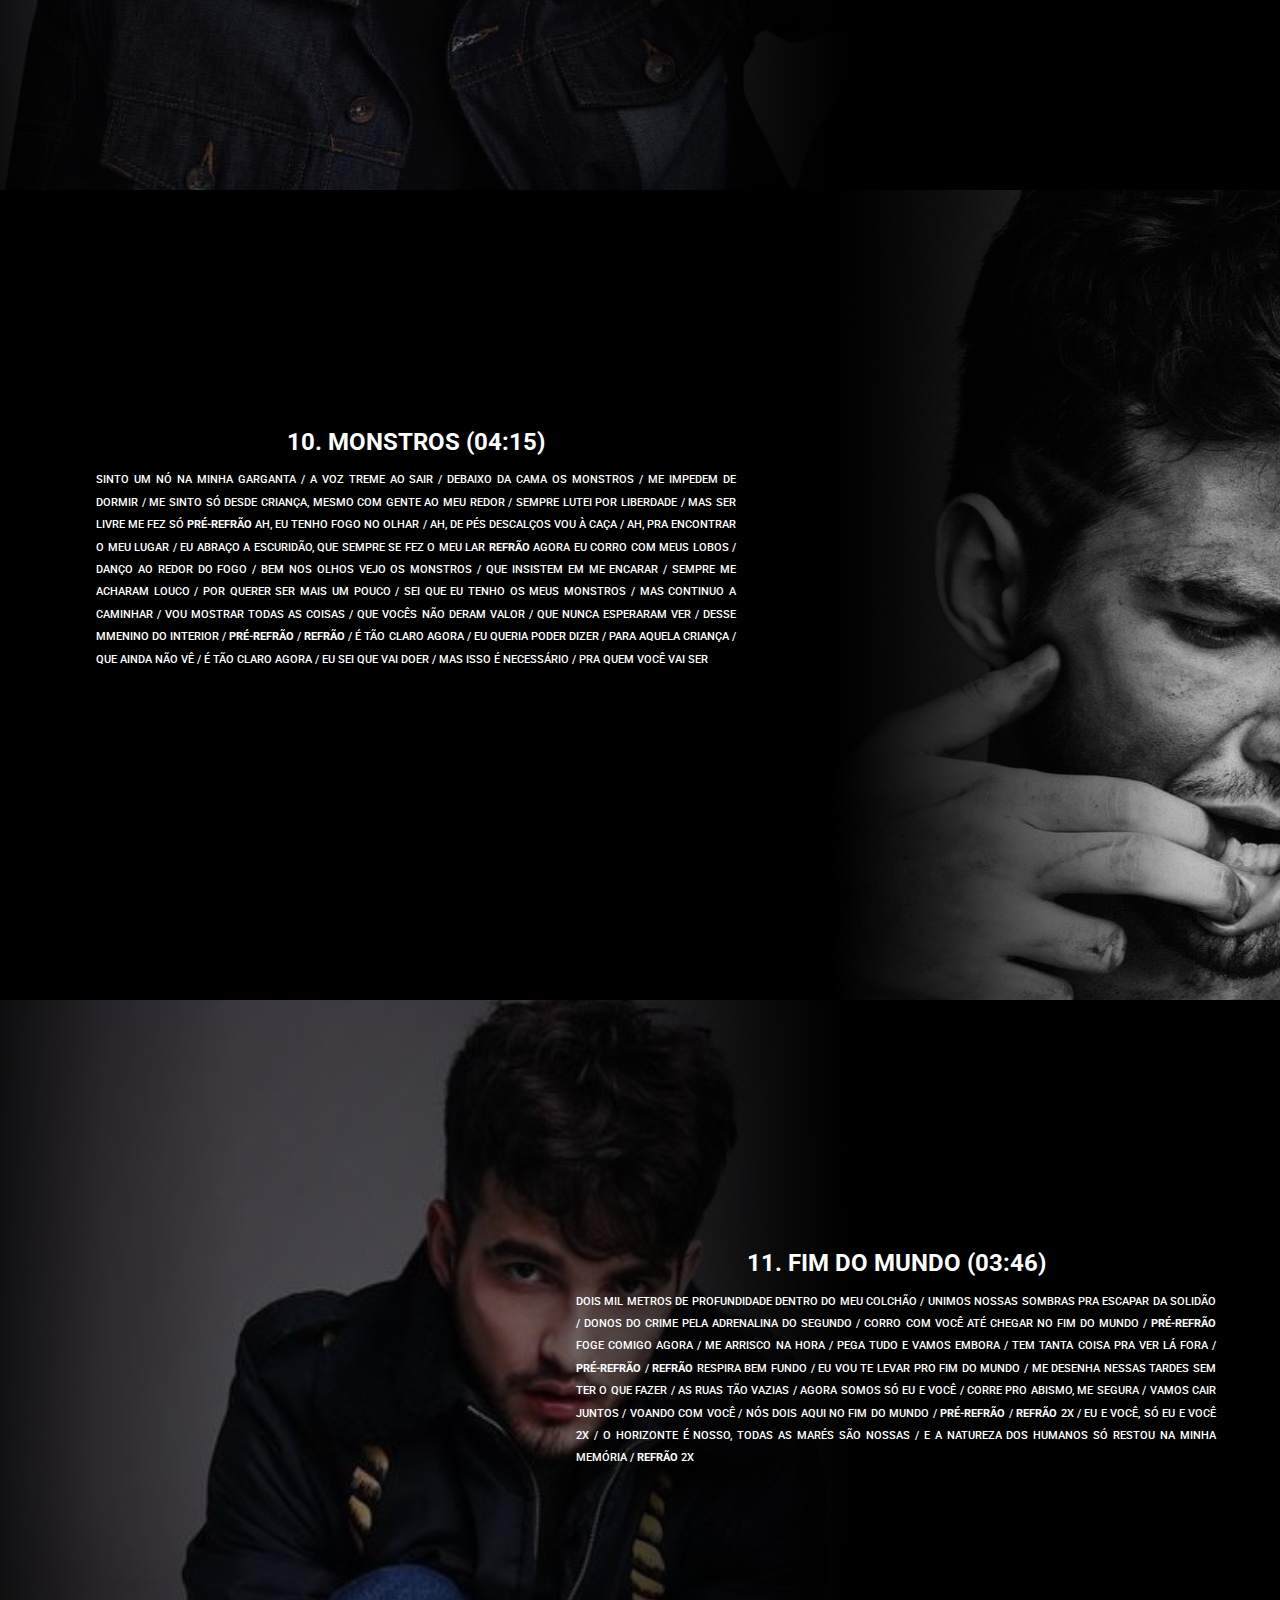
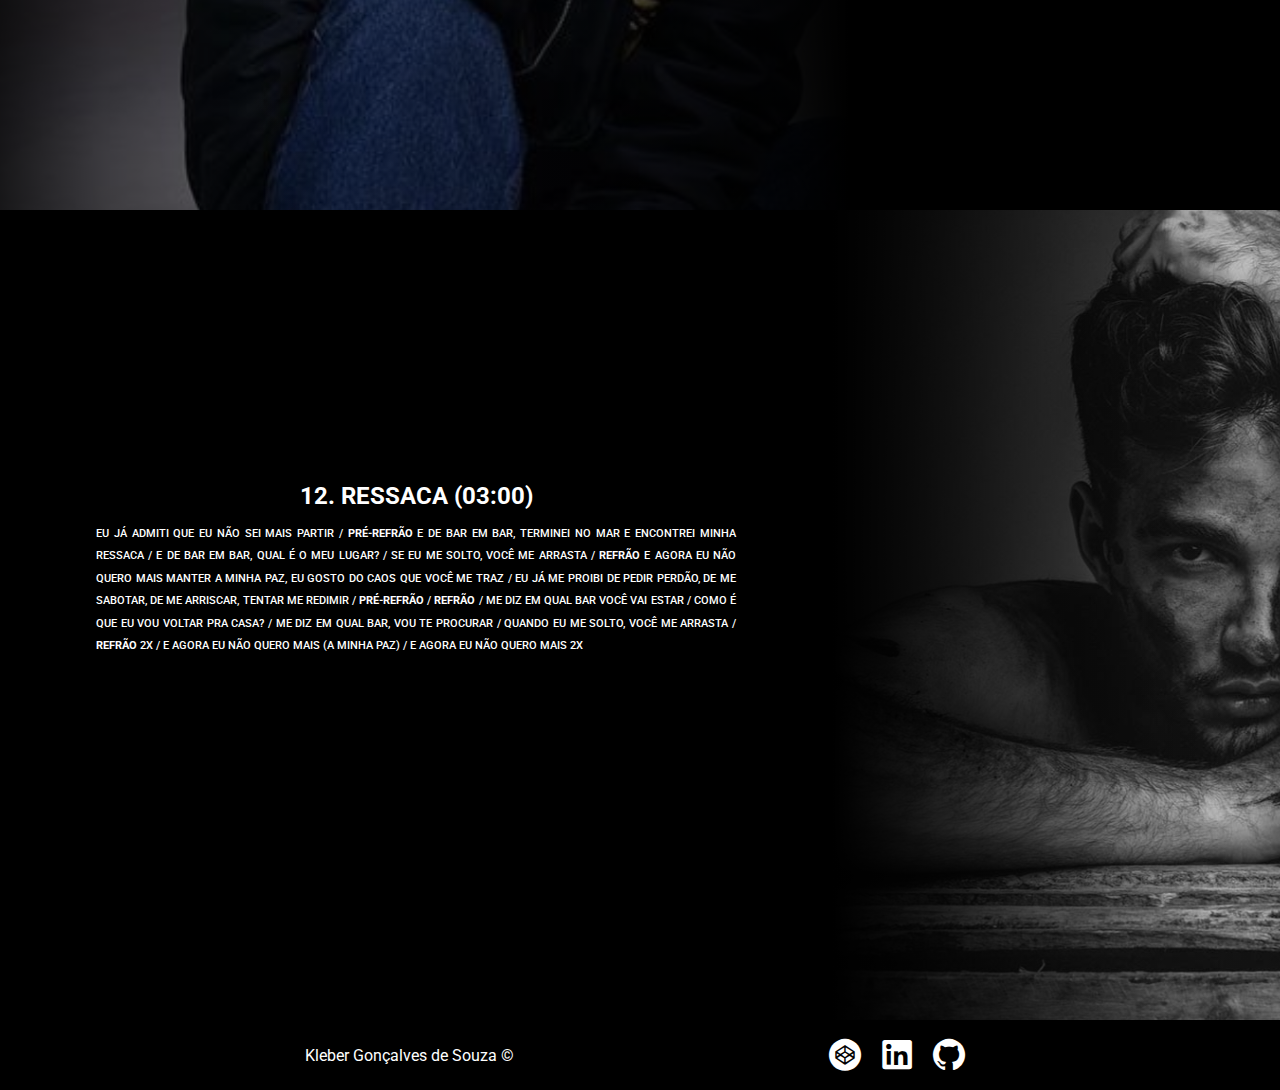
<file: Jao/lobos.html>
<!DOCTYPE html>
<html lang="pt-br">

<head>
    <meta charset="UTF-8">
    <meta http-equiv="X-UA-Compatible" content="IE=edge">
    <meta name="viewport" content="width=device-width, initial-scale=1.0">
    <meta name="author" content="Kleber Gonçalves de Souza">

    <link rel="stylesheet" href="assets/Nova pasta/style.css">
    <link rel="stylesheet" href="style.css">
    <link rel="stylesheet" href="stylePaginas.css">
    <title>Jão</title>
    <link rel="preconnect" href="https://fonts.googleapis.com">
    <link rel="preconnect" href="https://fonts.gstatic.com" crossorigin>
    <link href="https://fonts.googleapis.com/css2?family=Roboto:wght@300;500;700&display=swap" rel="stylesheet">
</head>

<body>
    <header>
        <input type="checkbox" id="bt_menu">
        <label for="bt_menu">&#9776;</label>
        <h1 id="imageNoCheck"><a href="index.html">JÃO</a></h1>
        <nav id="idHeader">
            <ul>
                <li>
                    <h2 id="imageNoCheck2"><a href="index.html">JÃO</a></h2>
                </li>
                <li><a href="index.html">
                        <i class="icon-book-open-page-variant_24px-1"></i>SOBRE</a></li>
                <li><a href="#"><i class="icon-album_24px" style="opacity: 0.5;"></i>ÁLBUNS</a>
                    <ul>
                        <li><a href="lobos.html">LOBOS</a></li>
                        <li><a href="anti_heroi.html">ANTI-HERÓI</a></li>
                    </ul>
                </li>
                <li><a href="#">
                        <i class="icon-play_arrow_24px-1" style="opacity: 0.5;"></i>
                        SINGLES E EP'S
                    </a>
                    <ul>
                        <li><a href="primeiro_acustico.html">PRIMEIRO ACÚSTICO</a></li>
                        <li><a href="singles.html">SINGLES</a></li>
                    </ul>
                </li>
            </ul>
        </nav>
    </header>

    <main id="mainDisco">
        <header>
            <div class="lTitulo" id="Titulo">
                <img src="mobile_bckd/LOBOS/HEADER.jpg" class="imagensmobile" />
                <h2><img src="titulos/LOBOS.svg" /></h2>
            </div>
        </header>

        <!-- FAIXAS DO ÁLBUM ================== -->

        <!-- VOU MORRER SOZINHO -->
        <div class="lFaixa1">
            <section class="FaixaImpar">
                <img src="mobile_bckd/LOBOS/SECTION1.jpg" class="imagensmobile" />
                <!-- TÍTULO -->
                <h3>1. VOU MORRER SOZINHO (02:55)</h3>
                <!-- LETRA DA MÚSICA -- VOU MORRER SOZINHO -->
                <article>
                    <p>
                        <strong>VERSO</strong> VOCÊ ME AMA BEM MAS EU ME DISTRAIO UM POUCO / SE EU PARO PRA PENSAR,
                        CONCLUO QUE EU SOU
                        LOUCO
                        / JURO QUE EU NÃO QUERIA SER ASSIM / SÓ GOSTAR DE QUEM NÃO GOSTA DE MIM / AI, MEU DEUS, BEM QUE
                        A
                        MINHA MÃE ME AVISOU / QUE EU IA CONHECER O AMOR E DEIXARIA ELE IR EMBORA / SE VOCÊ ME AMAR
                        DEMAIS,
                        EU PARO DE TE AMAR / UM AMOR FÁCIL ME APAVORA <strong>REFRÃO</strong> AI, MEU DEUS, EU VOU
                        MORRER SOZINHO, SE EU
                        CONTINUAR NESSE CAMINHO / AI, MEU DEUS, EU VOU MORRER SOZINHO, SE EU CONTINUAR NESSE CAMINHO /
                        DE
                        NÃO DEIXAR NINGUÉM ME AMAR E DE SÓ ME APAIXONAR POR QUEM ME FAZ CHORAR E ME MALTRATA / AI, MEU
                        DEUS,
                        EU VOU MORRER SOZINHO <strong>PÓS-REFRÃO</strong> AI, MEU DEUS, EU VOU MORRER SOZINHO (4X) /
                        <strong>VERSO</strong> /
                        <strong>REFRÃO</strong> /
                        <strong>PÓS-REFRÃO</strong> / <strong>REFRÃO</strong>.

                    </p>
                </article>
                <!-- SPOTIFY -->
                <iframe src="https://open.spotify.com/embed/track/3m3wzsCGKd8lD3D5RQXCuk?theme=0" frameBorder="0"
                    allowtransparency="true" allow="encrypted-media"></iframe>
            </section>
        </div>

        <!-- ME BEIJA COM RAIVA -->
        <div class="lFaixa2">
            <section class="FaixaPar">
                <img src="mobile_bckd/LOBOS/SECTION2.jpg" class="imagensmobile" />
                <!-- TÍTULO -->
                <h3>2. ME BEIJA COM RAIVA (03:17)</h3>
                <!-- LETRA DA MÚSICA -- ME BEIJA COM RAIVA -->
                <article>
                    <p>
                        DE SONHADORES A INIMIGOS / VOCÊ TÁ INDO, VAI ME DEIXAR AQUI PERDIDO / VOCÊ JÁ CONTOU PROS SEUS
                        AMIGOS DE NÓS? / NO CHÃO DO QUARTO, COM NOSSOS VÍCIOS / É COISA PURA, DE TANTO AMAR VIROU
                        LOUCURA /
                        DE TANTAS BRIGAS, AMARGURA ENTRE NÓS <strong>PRÉ-REFRÃO</strong> ERREI, LARGUEI, NÃO NEGO, NÃO /
                        MAS LEMBRA DO
                        QUE EU
                        DISSE, ENTÃO / AMAR É MUITO MELHOR QUE TER RAZÃO <strong>REFRÃO</strong> JOGA TUA VERDADE TODA
                        NA MINHA CARA, MAS
                        ANTES DE IR EMBORA EU TE IMPEÇO, PARA / E ME BEIJA COM RAIVA, ME BEIJA COM RAIVA / COMO FODEMOS
                        O
                        MAIOR AMOR DO MUNDO? / SEI LÁ SE ESSE É O NOSSO ÚLTIMO SEGUNDO / ENTÃO ME BEIJA COM RAIVA / DE
                        SONHADORES A INIMIGOS / VOCÊ SE FOI, E ME DEIXOU AQUI PERDIDO / VOCÊ JÁ CONTOU PROS SEUS AMIGOS
                        DE
                        NÓS? / <strong>PRÉ-REFRÃO</strong> / <strong>REFRÃO</strong>
                    </p>
                </article>
                <!-- SPOTIFY -->
                <iframe src="https://open.spotify.com/embed/track/1Sfy6ZDSpQIrBFmYCUITyd?theme=0" frameBorder="0"
                    allowtransparency="true" allow="encrypted-media"></iframe>
            </section>
        </div>

        <!-- LINDO DEMAIS -->
        <div class="lFaixa3">
            <section class="FaixaImpar">
                <img src="mobile_bckd/LOBOS/SECTION3.jpg" class="imagensmobile" />
                <!-- TÍTULO -->
                <h3>3. LINDO DEMAIS (03:00)</h3>
                <!-- LETRA DA MÚSICA -- LINDO DEMAIS -->
                <article>
                    <p>
                        PORRA, A GENTE SE AMA E ISSO É LINDO DEMAIS / O SEU PAI ME ODEIA, E O MUNDO ODEIA O NOSSO AMOR /
                        TE
                        VER NA MADRUGADA, TEM UM GOSTINHO DE PAVOR / VAMOS SUMIR NA NOITE, BEIJAR O SOL / JURO, EU TENTO
                        ESCONDER MEU EU COM VOCÊ / MAS SE EU TE VEJO, EU NÃO ME AGUENTO / EU GRITO MEIO SEM QUERER, SÓ
                        PRA
                        TE DIZER <strong>REFRÃO</strong> PORRA, A GENTE SE AMA E ISSO É LINDO DEMAIS! / AQUI NA SUA
                        CAMA, EU JÁ NÃO SINTO
                        MAIS TEMOS / EU AGRADEÇO A DEUS POR ME ABENÇOAR COM AMOR / VAMOS SUBIR NA NOITE, BEIJAR O SOL /
                        JURO, EU TENTO ESCONDER MEU EU COM VOCÊ / MAS SE EU TE VEJO HOJE, EU NÃO ME AGUENTO / EU GRITO
                        MEIO
                        SEM QUERER, SÓ PRA TE DIZER <strong>REFRÃO</strong> PORRA, A GENTE SE AMA E ISSO É LINDO DEMAIS!
                    </p>
                </article>
                <!-- SPOTIFY -->
                <iframe src="https://open.spotify.com/embed/track/7rU5yT8o2EtSgcaQNM65l4?theme=0" frameBorder="0"
                    allowtransparency="true" allow="encrypted-media"></iframe>
            </section>
        </div>

        <!-- IMATURO -->
        <div class="lFaixa4">
            <section class="FaixaPar">
                <img src="mobile_bckd/LOBOS/SECTION4.jpg" class="imagensmobile" />
                <!-- TÍTULO -->
                <h3>4. IMATURO (02:58)</h3>
                <!-- LETRA DA MÚSICA -- IMATURO -->
                <article>
                    <p>
                        EU GOSTO DE SER IMATURO COM VOCÊ, GOSTO DE ME ENTREGAR E ME PERDER / QUERO PODER IMPLICAR COM
                        TODAS
                        AS SUAS MANEIRAS / FUMANDO QUALQUER COISA PRA ME ENTRETER / ME ARRISCO NESSA VIDA SÓ PRA VER
                        VOCÊ /
                        TODA NOSSA JUVENTUDE CORRE PELAS VEIAS <strong>REFRÃO</strong> É QUE EU SOU FRACO, FRÁGIL,
                        ESTÚPIDO PRA FALAR DE
                        AMOR, MAS SE FOR COM VOCÊ EU VOU, EU VOU (EU GOSTO DE VOCÊ, TCHAU) / EU GOSTO DE SER IMATURO COM
                        VOCÊ, SE EU MINTO É COM CUIDADO PRA NÃO PERCEBER / QUERO PODER IMPLICAR COM TODAS AS SUAS
                        MANEIRAS /
                        FUMANDO QUALQUER COISA PRA ME ENTRETER / ME ARRISCO NESSA VIDA SÓ PRA VER VOCÊ / TODA NOSSA
                        JUVENTUDE CORRE PELAS VEIAS / <strong>REFRÃO</strong>
                    </p>
                </article>
                <!-- SPOTIFY -->
                <iframe src="https://open.spotify.com/embed/track/6jDk0hffAiqxBsMFVyblnu?theme=0" frameBorder="0"
                    allowtransparency="true" allow="encrypted-media"></iframe>
            </section>
        </div>

        <!-- AINDA TE AMO -->
        <div class="lFaixa5">
            <section class="FaixaImpar">
                <img src="mobile_bckd/LOBOS/SECTION5.jpg" class="imagensmobile" />
                <!-- TÍTULO -->
                <h3>5. AINDA TE AMO (03:10)</h3>
                <!-- LETRA DA MÚSICA -- AINDA TE AMO -->
                <article>
                    <p>
                        MINHA MÃE NÃO DORME ENQUANTO EU TÔ NA RUA / E ELA TÁ DE PÉ JÁ VAI FAZER UM MÊS / TENHO LEVADO
                        UMA
                        VIDA IMPURA / DESCULPA O OLHO CHEIO E MINHA ACIDEZ <strong>PRÉ-REFRÃO</strong> MINHA CABEÇA É A
                        MINHA PRISÃO,
                        DEIXEI
                        PRA TRÁS QUEM EU FUI SEM RAZÃO / TRÊS CARNAVAIS E EU AINDA TÔ NA RUA, VAI!
                        <strong>REFRÃO</strong> EU BATO O MEU
                        CARRO, APRENDO A ROUBAR / EU ARRANJO BRIGA, BEBO EM ALGUM BAR / BEIJO QUALQUER BOCA, EU TRAÇO
                        ALGUM
                        PLANO / SÓ PRA NÃO LEMBRAR... / EU BATO O MEU CARRO, APRENDO A ROUBAR / EU ARRANJO BRIGA, BEBO
                        EM
                        ALGUM BAR / BEIJO QUALQUER BOCA, EU TRAÇO ALGUM PLANO / SÓ PRA NÃO LEMBRAR... QUE AINDA TE AMO /
                        <strong>VERSO</strong> / <strong>PRÉ-REFRÃO</strong> / <strong>REFRÃO</strong> / MINHA VISÃO TA
                        TURVA, É DE SE
                        DESESPERAR / VOCÊ ME JOGOU PRO ALTO,
                        SÓ
                        PRA ME VEER QUEBRAR / EU TENHO ANDADO LOUCO E A CULPA É SUA / ACHO QUE TE VI, QUERO GRITAR A
                        MINHA
                        DOR / TÔ ENTRANDO NO MEIO DOS CARROS DA SUA RUA / MAIS FRACO E FRÁGIL PRA FALAR DE AMOR /
                        <strong>REFRÃO</strong>

                    </p>
                </article>
                <!-- SPOTIFY -->
                <iframe src="https://open.spotify.com/embed/track/3fFjsVA7DgQ5HdpGIKrJuD?theme=0" frameBorder="0"
                    allowtransparency="true" allow="encrypted-media"></iframe>
            </section>
        </div>

        <!-- A RUA -->
        <div class="lFaixa6">
            <section class="FaixaPar">
                <img src="mobile_bckd/LOBOS/SECTION6.jpg" class="imagensmobile" />
                <!-- TÍTULO -->
                <h3>6. A RUA (02:36)</h3>
                <!-- LETRA DA MÚSICA -- A RUA -->
                <article>
                    <p>
                        FILHOS DA NOITE, VIDA SEM RUMO / A LUA ABRAÇA A MINHA INDECISÃO / O CHEIRO NO AR E ESSE SORRISO
                        INDICAM, FUGIMOS DA PRISÃO / A LUZ QUE CAI DURANTE O DIA NÃO NOS REVELA, NÃO / MAS SUBAM AS
                        MARÉS, É
                        NOITE CHEIA, FASCINAÇÃO <strong>PRÉ-REFRÃO</strong> MÃE, FICA DESPREOCUPADA, SEMPRE VAI SE
                        RESOLVER / O QUE ESSA
                        NOITE GUARDA, A GENTE VAI PAGAR PRA VER / TEM PERIGO POR AQUI, MAS EU SEI MUITO BEM CORRER / SE
                        EU
                        ME DESENCONTRAR REFRÃO A RUA VAI ME PROTEGER / FILHOS DA NOITE, VIDA SEM RUMO / A LUA ABRAÇA A
                        MINHA
                        INDECISÃO/ O CHEIRO NO AR E ESSE SORRISO INDICAM, FUGIMOS DA PRISÃO / A LUZ QUE CAI DURANTE O
                        DIA
                        NÃO NOS REVELA, NÃO / MAS SUBAM AS MARÉS. É NOITE CHEIA NO SERTÃO / <strong>PRÉ-REFRÃO</strong>
                        / <strong>REFRÃO</strong> / MÃE,
                        PODE
                        FICAR DESPREOCUPADA, TEU FILHO TÁ PROTEGIDO AQUI (2X)
                    </p>
                </article>
                <!-- SPOTIFY -->
                <iframe src="https://open.spotify.com/embed/track/3GDRoXYzHlkLdsSxPd9LMI?theme=0" frameBorder="0"
                    allowtransparency="true" allow="encrypted-media"></iframe>
            </section>
        </div>

        <!-- LOBOS -->
        <div class="lFaixa7">
            <section class="FaixaImpar">
                <img src="mobile_bckd/LOBOS/SECTION7.jpg" class="imagensmobile" />
                <!-- TÍTULO -->
                <h3>7. LOBOS (03:43)</h3>
                <!-- LETRA DA MÚSICA -- LOBOS -->
                <article>
                    <p>
                        SIGO A LINHA DO TREM QUE É PRA TER ONDE IR / DEVAGAR É MELHOR, EU POSSO TE OUVIR UIVAR / O CARA
                        ESTRANHO QUE EU FINGI NÃO SER / JÁ RENASCEU, TALVEZ EU POSSA DESCANSAR
                        <strong>PRÉ-REFRÃO</strong> QUAL A GRAÇA
                        EM SE
                        COMPROMETER QUANDO EU TENHO O MUNDO PRA VER? / E QUANDO A GENTE DANÇA E SE PERDE, AS MONTANHAS
                        SE
                        ESTREMECEM <strong>REFRÃO</strong> EU PODIA FICAR LENTO, SÓ PERDIDO, MAS É QUE SOLTO EU FICO
                        MUITO MAIS BONITO /
                        QUERO SENTIR MAIS, EU QUERO BEBER MAIS, EU QUERO CORRER MAIS / ESCAPAR NA MADRUGADA, SENTIR O AR
                        GELADO / INFLAR O MEU PEITO E GRITAR / NADA DO QUE VOCÊ DIZ FAZ SENTIDO ALGUM / PORQUE EU TENHO
                        A
                        MINHA PRÓPRIA CAMINHADA / <strong>REFRÃO</strong>

                    </p>
                </article>
                <!-- SPOTIFY -->
                <iframe src="https://open.spotify.com/embed/track/41eJsQHAINvr6ljskfJZku?theme=0" frameBorder="0"
                    allowtransparency="true" allow="encrypted-media"></iframe>
            </section>
        </div>

        <!-- EU QUERO SER COMO VOCÊ -->
        <div class="lFaixa8">
            <section class="FaixaPar">
                <img src="mobile_bckd/LOBOS/SECTION8.jpg" class="imagensmobile" />
                <!-- TÍTULO -->
                <h3>8. EU QUERO SER COMO VOCÊ (03:10)</h3>
                <!-- LETRA DA MÚSICA -- EU QUERO SER COMO VOCÊ -->
                <article>
                    <p>
                        EU QUERIA SER COMO VOCÊ / QUE SOFRE SÓ UM POUCO, NA MEDIDA / EU QUERIA SER IGUAL VOCÊ / QUE JÁ
                        SE
                        ALINHOU, SEGUIU COM A VIDA/ MAS EU SOU ELE, EU SOU DAQUELES / QUE SE DESFAZ COM TODOS OS FINAIS
                        /
                        MAS EU SOU ELE, EU SOU DAQUELES / QUE CHORA E CAI, QUANDO CÊ NÃO QUER MAIS
                        <strong>REFRÃO</strong> SEMPRE ME
                        DISSERAM
                        QUE EU IA ENLOUQUECER / SE EU CONTINUASSE ME ESPELHANDO EM VOCÊ / ME ENTREGO DEMAIS, VOCÊ
                        ARRISCA,
                        NÃO QUERER / POR FAVOR, ME ENSINA A SER ASSIM COMO VOCÊ / EU PODIA SER COMO VOCÊ / COM TODO O
                        SEU
                        CARISMA QUE CATIVA / EU PODIA SER IGUAL VOCÊ / MAS A MINHA LATÊNCIA É TÃO NOCIVA / MAS EU SOU
                        ELE,
                        EU SOU AQUELE / QUE SE RETRAI / NÃO ME OLHA DEMAIS / MAS EU SOU ELE / EU SOU AQUELE / FIQUEI PRA
                        TRÁS, VOCÊ NEM LEMBRA MAIS / <strong>REFRÃO</strong> / O CIÚME CORRÓI TODAS MINHAS CERTEZAS / EU
                        ME EXCLUO POR
                        NÃO
                        TER SUA BELEZA / A OBSESSÃO ME DÓI, FAZ COM QUE EU ME EXCEDA / VOCÊ É UMA PESSOA BOA, ESSA É SÓ
                        MINHA DEFESA / <strong>REFRÃO</strong>
                    </p>
                </article>
                <!-- SPOTIFY -->
                <iframe src="https://open.spotify.com/embed/track/3bBHM8DtSNiqfOTux1JKTW?theme=0" frameBorder="0"
                    allowtransparency="true" allow="encrypted-media"></iframe>
            </section>
        </div>

        <!-- AQUI -->
        <div class="lFaixa9">
            <section class="FaixaImpar">
                <img src="mobile_bckd/LOBOS/SECTION9.jpg" class="imagensmobile" />
                <!-- TÍTULO -->
                <h3>9. AQUI feat. DIOGO PIÇARRA (02:51)</h3>
                <!-- LETRA DA MÚSICA -- AQUI -->
                <article>
                    <p>
                        NÃO HÁ MAIS TEMPO PRA SE ENFURECER / QUÃO FORTE E FRÁGIL FOI O NOSSO SER? / É QUE DE FATO FOI
                        TÃO
                        BOM TE AMAR / TÃO PARECIDOS, NASCIDOS NO MESMO TOM / E QUEM É QUE VAMOS CULPAR SE O ERRO NÃO É
                        CLARO? / NÓS COMEÇAMOS ABRAÇADOS, HOJE SOMOS ESTRANHOS / E SE EU TENTAR FUGIR DE NOVO, QUAL VAI
                        SER
                        MEU PREÇO? / DE TE ENTREGAR CONFORTO E PAZ / MAS EU SEM SER INTEIRO <strong>REFRÃO</strong> QUEM
                        DIRIA QUE
                        CHEGARIA
                        AQUI? / FALTA POUCO PARA AMANHECER / E OS NOSSOS OLHOS PARECEM DIZER / O QUE A BOCA NÃO CONSEGUE
                        EXPRESSAR / TÃO PARECIDOS, NASCIDOS NO MESMO TOM/ <strong>REFRÃO</strong>

                    </p>
                </article>
                <!-- SPOTIFY -->
                <iframe src="https://open.spotify.com/embed/track/57RYGRbsKK8S4GyUx8qdcw?theme=0" frameBorder="0"
                    allowtransparency="true" allow="encrypted-media"></iframe>
            </section>
        </div>

        <!-- MONSTROS -->
        <div class="lFaixa10">
            <section class="FaixaPar">
                <img src="mobile_bckd/LOBOS/SECTION10.jpg" class="imagensmobile" />
                <!-- TÍTULO -->
                <h3>10. MONSTROS (04:15)</h3>
                <!-- LETRA DA MÚSICA -- MONSTROS -->
                <article>
                    <p>
                        SINTO UM NÓ NA MINHA GARGANTA / A VOZ TREME AO SAIR / DEBAIXO DA CAMA OS MONSTROS / ME IMPEDEM
                        DE
                        DORMIR / ME SINTO SÓ DESDE CRIANÇA, MESMO COM GENTE AO MEU REDOR / SEMPRE LUTEI POR LIBERDADE /
                        MAS
                        SER LIVRE ME FEZ SÓ <strong>PRÉ-REFRÃO</strong> AH, EU TENHO FOGO NO OLHAR / AH, DE PÉS
                        DESCALÇOS VOU À CAÇA /
                        AH,
                        PRA ENCONTRAR O MEU LUGAR / EU ABRAÇO A ESCURIDÃO, QUE SEMPRE SE FEZ O MEU LAR
                        <strong>REFRÃO</strong> AGORA EU
                        CORRO
                        COM MEUS LOBOS / DANÇO AO REDOR DO FOGO / BEM NOS OLHOS VEJO OS MONSTROS / QUE INSISTEM EM ME
                        ENCARAR / SEMPRE ME ACHARAM LOUCO / POR QUERER SER MAIS UM POUCO / SEI QUE EU TENHO OS MEUS
                        MONSTROS
                        / MAS CONTINUO A CAMINHAR / VOU MOSTRAR TODAS AS COISAS / QUE VOCÊS NÃO DERAM VALOR / QUE NUNCA
                        ESPERARAM VER / DESSE MMENINO DO INTERIOR / <strong>PRÉ-REFRÃO</strong> /
                        <strong>REFRÃO</strong> / É TÃO CLARO
                        AGORA / EU QUERIA
                        PODER DIZER / PARA AQUELA CRIANÇA / QUE AINDA NÃO VÊ / É TÃO CLARO AGORA / EU SEI QUE VAI DOER /
                        MAS
                        ISSO É NECESSÁRIO / PRA QUEM VOCÊ VAI SER
                    </p>
                </article>
                <!-- SPOTIFY -->
                <iframe src="https://open.spotify.com/embed/track/6I1vcF7GQi3KKeEIPYORVt?theme=0" frameBorder="0"
                    allowtransparency="true" allow="encrypted-media"></iframe>
            </section>
        </div>

        <!-- FIM DO MUNDO -->
        <div class="lFaixa11">
            <section class="FaixaImpar">
                <img src="mobile_bckd/LOBOS/SECTION11.jpg" class="imagensmobile" />
                <!-- TÍTULO -->
                <h3>11. FIM DO MUNDO (03:46)</h3>
                <!-- LETRA DA MÚSICA -- FIM DO MUNDO -->
                <article>
                    <p>
                        DOIS MIL METROS DE PROFUNDIDADE DENTRO DO MEU COLCHÃO / UNIMOS NOSSAS SOMBRAS PRA ESCAPAR DA
                        SOLIDÃO
                        / DONOS DO CRIME PELA ADRENALINA DO SEGUNDO / CORRO COM VOCÊ ATÉ CHEGAR NO FIM DO MUNDO /
                        <strong>PRÉ-REFRÃO</strong> FOGE COMIGO AGORA / ME ARRISCO NA HORA / PEGA TUDO E VAMOS EMBORA /
                        TEM TANTA COISA
                        PRA
                        VER LÁ FORA / <strong>PRÉ-REFRÃO</strong> / <strong>REFRÃO</strong> RESPIRA BEM FUNDO / EU VOU
                        TE LEVAR PRO FIM
                        DO MUNDO / ME
                        DESENHA
                        NESSAS TARDES SEM TER O QUE FAZER / AS RUAS TÃO VAZIAS / AGORA SOMOS SÓ EU E VOCÊ / CORRE PRO
                        ABISMO, ME SEGURA / VAMOS CAIR JUNTOS / VOANDO COM VOCÊ / NÓS DOIS AQUI NO FIM DO MUNDO /
                        <strong>PRÉ-REFRÃO</strong> / <strong>REFRÃO</strong> 2X / EU E VOCÊ, SÓ EU E VOCÊ 2X / O
                        HORIZONTE É NOSSO,
                        TODAS AS MARÉS SÃO
                        NOSSAS / E A NATUREZA DOS HUMANOS SÓ RESTOU NA MINHA MEMÓRIA / <strong>REFRÃO</strong> 2X
                    </p>
                </article>
                <!-- SPOTIFY -->
                <iframe src="https://open.spotify.com/embed/track/3HN4PPMtJP0dEXqxvQgvJG?theme=0" frameBorder="0"
                    allowtransparency="true" allow="encrypted-media"></iframe>
            </section>
        </div>

        <!-- RESSACA -->
        <div class="lFaixa12">
            <section class="FaixaPar">
                <img src="mobile_bckd/LOBOS/SECTION12.jpg" class="imagensmobile" />
                <!-- TÍTULO -->
                <h3>12. RESSACA (03:00)</h3>
                <!-- LETRA DA MÚSICA -- RESSACA -->
                <article>
                    <p>
                        EU JÁ ADMITI QUE EU NÃO SEI MAIS PARTIR / <strong>PRÉ-REFRÃO</strong> E DE BAR EM BAR, TERMINEI
                        NO MAR E
                        ENCONTREI
                        MINHA RESSACA / E DE BAR EM BAR, QUAL É O MEU LUGAR? / SE EU ME SOLTO, VOCÊ ME ARRASTA /
                        <strong>REFRÃO</strong>
                        E
                        AGORA EU NÃO QUERO MAIS MANTER A MINHA PAZ, EU GOSTO DO CAOS QUE VOCÊ ME TRAZ / EU JÁ ME PROIBI
                        DE
                        PEDIR PERDÃO, DE ME SABOTAR, DE ME ARRISCAR, TENTAR ME REDIMIR / <strong>PRÉ-REFRÃO</strong> /
                        <strong>REFRÃO</strong> / ME DIZ
                        EM
                        QUAL BAR VOCÊ VAI ESTAR / COMO É QUE EU VOU VOLTAR PRA CASA? / ME DIZ EM QUAL BAR, VOU TE
                        PROCURAR /
                        QUANDO EU ME SOLTO, VOCÊ ME ARRASTA / <strong>REFRÃO</strong> 2X / E AGORA EU NÃO QUERO MAIS (A
                        MINHA PAZ) / E
                        AGORA
                        EU NÃO QUERO MAIS 2X
                    </p>
                </article>
                <!-- SPOTIFY -->
                <iframe src="https://open.spotify.com/embed/track/0Fut8bkxJc6H4Rh951Nxc4?theme=0" frameBorder="0"
                    allowtransparency="true" allow="encrypted-media"></iframe>
            </section>
        </div>
    </main>

    <footer id="idFooter">
        <span>Kleber Gonçalves de Souza &copy;</span>
        <nav>
            <ul>
                <li><a href="https://codepen.io/Klo_eber" target="_blank"><i class="icon-Vector"></i></a></li>
                <li><a href="https://www.linkedin.com/in/kleber-gon%C3%A7alves-de-souza/" target="_blank"><i
                            class="icon-akar-icons_linkedin-fill"></i></a></li>
                <li><a href="https://github.com/Kloeber-dev " target="_blank"><i
                            class="icon-akar-icons_github-fill"></i></a></li>
            </ul>
        </nav>
    </footer>

</body>

</html>
</file>
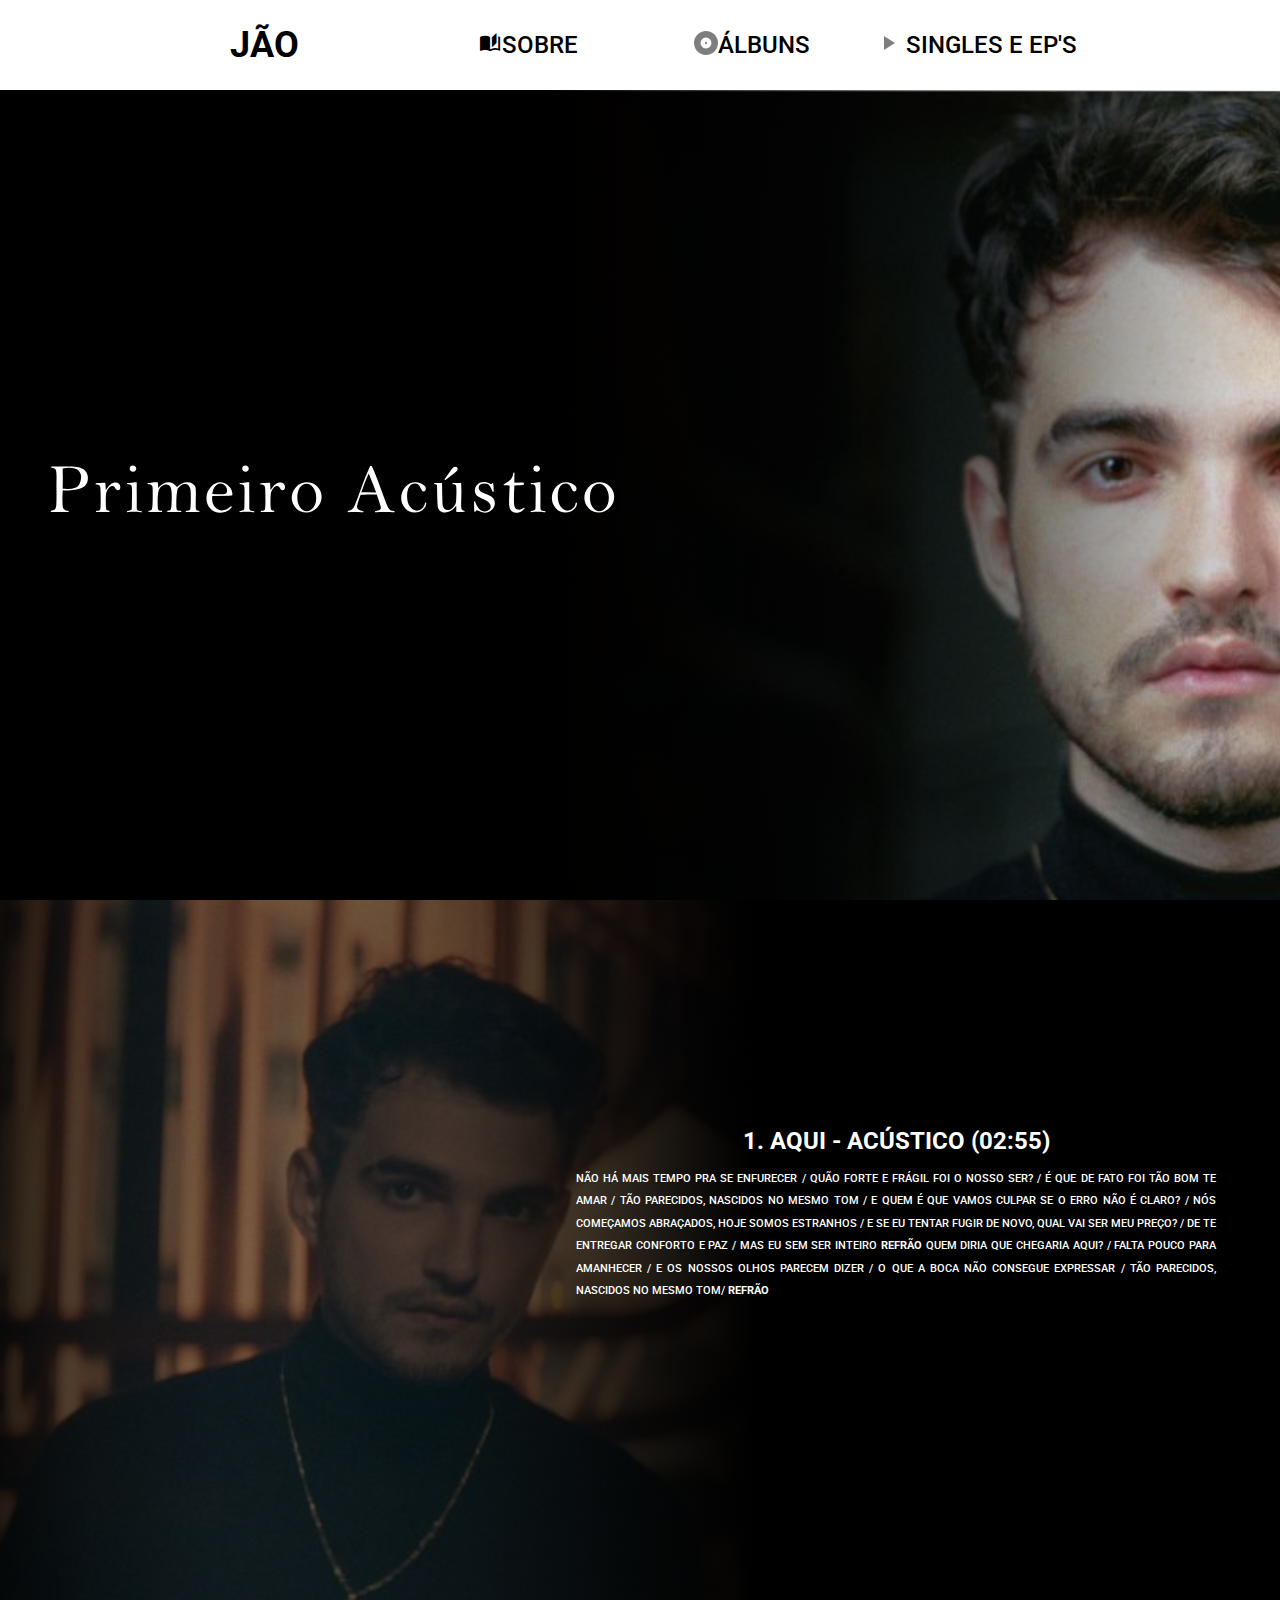
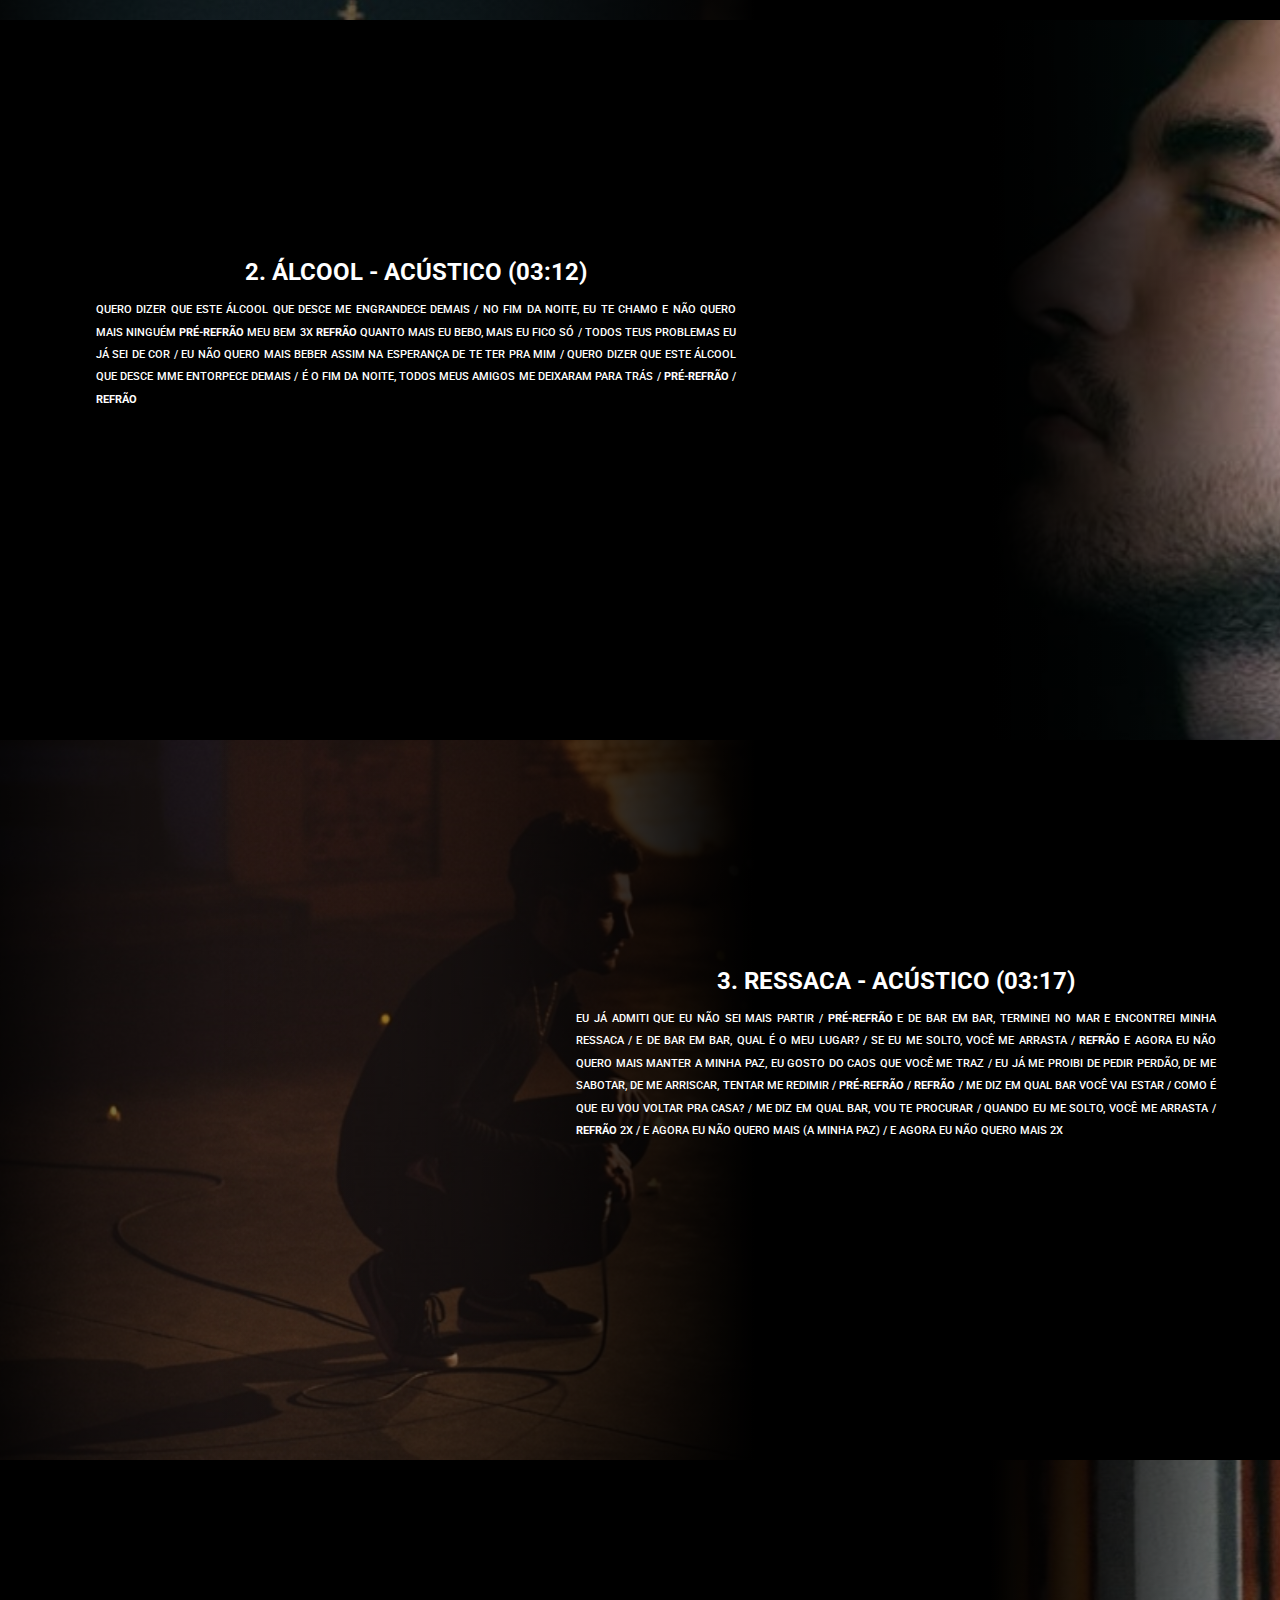
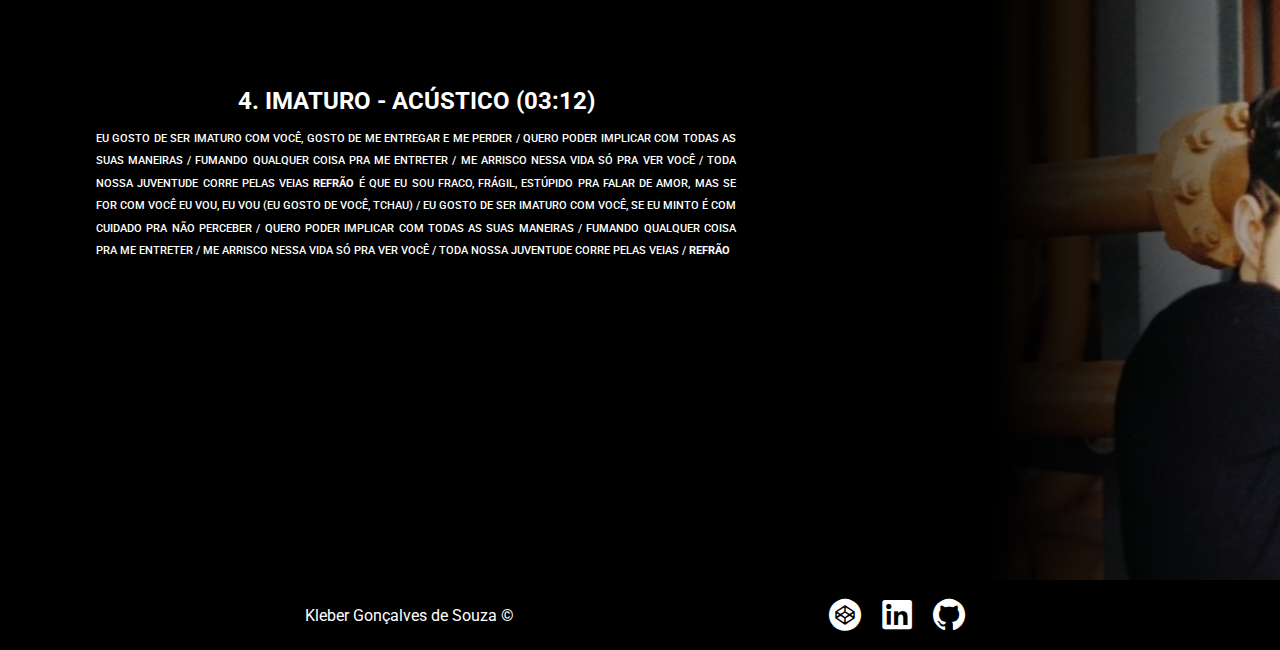
<file: Jao/primeiro_acustico.html>
<!DOCTYPE html>
<html lang="pt-br">

<head>
    <meta charset="UTF-8">
    <meta http-equiv="X-UA-Compatible" content="IE=edge">
    <meta name="viewport" content="width=device-width, initial-scale=1.0">
    <meta name="author" content="Kleber Gonçalves de Souza">

    <link rel="stylesheet" href="assets/Nova pasta/style.css">
    <link rel="stylesheet" href="stylePaginas.css">
    <link rel="stylesheet" href="style.css">
    <title>Jão</title>
    <link rel="preconnect" href="https://fonts.googleapis.com">
    <link rel="preconnect" href="https://fonts.gstatic.com" crossorigin>
    <link href="https://fonts.googleapis.com/css2?family=Roboto:wght@300;500;700&display=swap" rel="stylesheet">
</head>

<body>
    <header>
        <input type="checkbox" id="bt_menu">
        <label for="bt_menu">&#9776;</label>
        <h1 id="imageNoCheck"><a href="index.html">JÃO</a></h1>
        <nav id="idHeader">
            <ul>
                <li>
                    <h2 id="imageNoCheck2"><a href="index.html">JÃO</a></h2>
                </li>
                <li><a href="index.html">
                        <i class="icon-book-open-page-variant_24px-1"></i>SOBRE</a></li>
                <li><a href="#"><i class="icon-album_24px" style="opacity: 0.5;"></i>ÁLBUNS</a>
                    <ul>
                        <li><a href="lobos.html">LOBOS</a></li>
                        <li><a href="anti_heroi.html">ANTI-HERÓI</a></li>
                    </ul>
                </li>
                <li><a href="#">
                        <i class="icon-play_arrow_24px-1" style="opacity: 0.5;"></i>
                        SINGLES E EP'S
                    </a>
                    <ul>
                        <li><a href="primeiro_acustico.html">PRIMEIRO ACÚSTICO</a></li>
                        <li><a href="singles.html">SINGLES</a></li>
                    </ul>
                </li>
            </ul>
        </nav>
    </header>
    <main id="mainDisco">
        <header>
            <div class="paTitulo">
                <img src="mobile_bckd/primeiro_acustico/HEADER.jpg" class="imagensmobile" />
                <h2><img src="titulos/Primeiro_Acústico.svg" /></h2>
            </div>
        </header>

        <!-- FAIXAS DO ÁLBUM ================== -->

        <!-- AQUI  -->
        <div class="paFaixa1">
            <section class="FaixaImpar">
                <img src="mobile_bckd/primeiro_acustico/SECTION1.jpg" class="imagensmobile" />
                <!-- TÍTULO -->
                <h3>1. AQUI - ACÚSTICO (02:55)</h3>
                <!-- LETRA DA MÚSICA -- AQUI -->
                <article>
                    <p>NÃO HÁ MAIS TEMPO PRA SE ENFURECER / QUÃO FORTE E FRÁGIL FOI O NOSSO SER? / É QUE DE FATO FOI TÃO
                        BOM
                        TE AMAR / TÃO PARECIDOS, NASCIDOS NO MESMO TOM / E QUEM É QUE VAMOS CULPAR SE O ERRO NÃO É
                        CLARO? /
                        NÓS COMEÇAMOS ABRAÇADOS, HOJE SOMOS ESTRANHOS / E SE EU TENTAR FUGIR DE NOVO, QUAL VAI SER MEU
                        PREÇO? / DE TE ENTREGAR CONFORTO E PAZ / MAS EU SEM SER INTEIRO <strong>REFRÃO</strong> QUEM
                        DIRIA QUE CHEGARIA
                        AQUI?
                        / FALTA POUCO PARA AMANHECER / E OS NOSSOS OLHOS PARECEM DIZER / O QUE A BOCA NÃO CONSEGUE
                        EXPRESSAR
                        / TÃO PARECIDOS, NASCIDOS NO MESMO TOM/ <strong>REFRÃO</strong>
                    </p>
                </article>
                <!-- SPOTIFY -->
                <iframe src="https://open.spotify.com/embed/track/0F477eTrYMhMJQgj6LA5d5" frameBorder="0"
                    allowtransparency="true" allow="encrypted-media"></iframe>
            </section>
        </div>

        <!-- ÁLCOOL -->
        <div class="paFaixa2">
            <section class="FaixaPar">
                <img src="mobile_bckd/primeiro_acustico/SECTION2.jpg" class="imagensmobile" />
                <!-- TÍTULO -->
                <h3>2. ÁLCOOL - ACÚSTICO (03:12)</h3>
                <!-- LETRA DA MÚSICA -- ÁLCOOL -->
                <article>
                    <p>
                        QUERO DIZER QUE ESTE ÁLCOOL QUE DESCE ME ENGRANDECE DEMAIS / NO FIM DA NOITE, EU TE CHAMO E NÃO
                        QUERO MAIS NINGUÉM <strong>PRÉ-REFRÃO</strong> MEU BEM 3X <strong>REFRÃO</strong> QUANTO MAIS EU
                        BEBO, MAIS EU
                        FICO SÓ / TODOS
                        TEUS
                        PROBLEMAS EU JÁ SEI DE COR / EU NÃO QUERO MAIS BEBER ASSIM NA ESPERANÇA DE TE TER PRA MIM /
                        QUERO
                        DIZER QUE ESTE ÁLCOOL QUE DESCE MME ENTORPECE DEMAIS / É O FIM DA NOITE, TODOS MEUS AMIGOS ME
                        DEIXARAM PARA TRÁS / <strong>PRÉ-REFRÃO</strong> / <strong>REFRÃO</strong>
                    </p>
                </article>
                <!-- SPOTIFY -->
                <iframe src="https://open.spotify.com/embed/track/59kYUwLyZZXZXuAttfztgC" frameBorder="0"
                    allowtransparency="true" allow="encrypted-media"></iframe>
            </section>
        </div>

        <!-- RESSACA -->
        <div class="paFaixa3">
            <section class="FaixaImpar">
                <img src="mobile_bckd/primeiro_acustico/SECTION3.jpg" class="imagensmobile" />
                <!-- TÍTULO -->
                <h3>3. RESSACA - ACÚSTICO (03:17)</h3>
                <!-- LETRA DA MÚSICA -- RESSACA -->
                <article>
                    <p>
                        EU JÁ ADMITI QUE EU NÃO SEI MAIS PARTIR / <strong>PRÉ-REFRÃO</strong> E DE BAR EM BAR, TERMINEI
                        NO MAR E
                        ENCONTREI
                        MINHA RESSACA / E DE BAR EM BAR, QUAL É O MEU LUGAR? / SE EU ME SOLTO, VOCÊ ME ARRASTA /
                        <strong>REFRÃO</strong>
                        E
                        AGORA EU NÃO QUERO MAIS MANTER A MINHA PAZ, EU GOSTO DO CAOS QUE VOCÊ ME TRAZ / EU JÁ ME PROIBI
                        DE
                        PEDIR PERDÃO, DE ME SABOTAR, DE ME ARRISCAR, TENTAR ME REDIMIR / <strong>PRÉ-REFRÃO</strong> /
                        <strong>REFRÃO</strong> / ME DIZ
                        EM
                        QUAL BAR VOCÊ VAI ESTAR / COMO É QUE EU VOU VOLTAR PRA CASA? / ME DIZ EM QUAL BAR, VOU TE
                        PROCURAR /
                        QUANDO EU ME SOLTO, VOCÊ ME ARRASTA / <strong>REFRÃO</strong> 2X / E AGORA EU NÃO QUERO MAIS (A
                        MINHA PAZ) / E
                        AGORA
                        EU NÃO QUERO MAIS 2X
                    </p>
                </article>
                <!-- SPOTIFY -->
                <iframe src="https://open.spotify.com/embed/track/3L0syT3101KQvdummDokik" frameBorder="0"
                    allowtransparency="true" allow="encrypted-media"></iframe>
            </section>
        </div>

        <!-- IMATURO -->
        <div class="paFaixa4">
            <section class="FaixaPar">
                <img src="mobile_bckd/primeiro_acustico/SECTION4.jpg" class="imagensmobile" />
                <!-- TÍTULO -->
                <h3>4. IMATURO - ACÚSTICO (03:12)</h3>
                <!-- LETRA DA MÚSICA -- IMATURO -->
                <article>
                    <p>
                        EU GOSTO DE SER IMATURO COM VOCÊ, GOSTO DE ME ENTREGAR E ME PERDER / QUERO PODER IMPLICAR COM
                        TODAS
                        AS SUAS MANEIRAS / FUMANDO QUALQUER COISA PRA ME ENTRETER / ME ARRISCO NESSA VIDA SÓ PRA VER
                        VOCÊ /
                        TODA NOSSA JUVENTUDE CORRE PELAS VEIAS <strong>REFRÃO</strong> É QUE EU SOU FRACO, FRÁGIL,
                        ESTÚPIDO PRA FALAR DE
                        AMOR, MAS SE FOR COM VOCÊ EU VOU, EU VOU (EU GOSTO DE VOCÊ, TCHAU) / EU GOSTO DE SER IMATURO COM
                        VOCÊ, SE EU MINTO É COM CUIDADO PRA NÃO PERCEBER / QUERO PODER IMPLICAR COM TODAS AS SUAS
                        MANEIRAS /
                        FUMANDO QUALQUER COISA PRA ME ENTRETER / ME ARRISCO NESSA VIDA SÓ PRA VER VOCÊ / TODA NOSSA
                        JUVENTUDE CORRE PELAS VEIAS / <strong>REFRÃO</strong>
                    </p>
                </article>
                <!-- SPOTIFY -->
                <iframe src="https://open.spotify.com/embed/track/737DBMquURx9v9C2MONXsA" frameBorder="0"
                    allowtransparency="true" allow="encrypted-media"></iframe>
            </section>
        </div>
    </main>

    <footer id="idFooter">
        <span>Kleber Gonçalves de Souza &copy;</span>
        <nav>
            <ul>
                <li><a href="https://codepen.io/Klo_eber" target="_blank"><i class="icon-Vector"></i></a></li>
                <li><a href="https://www.linkedin.com/in/kleber-gon%C3%A7alves-de-souza/" target="_blank"><i
                            class="icon-akar-icons_linkedin-fill"></i></a></li>
                <li><a href="https://github.com/Kloeber-dev " target="_blank"><i
                            class="icon-akar-icons_github-fill"></i></a></li>
            </ul>
        </nav>
    </footer>

</body>

</html>
</file>
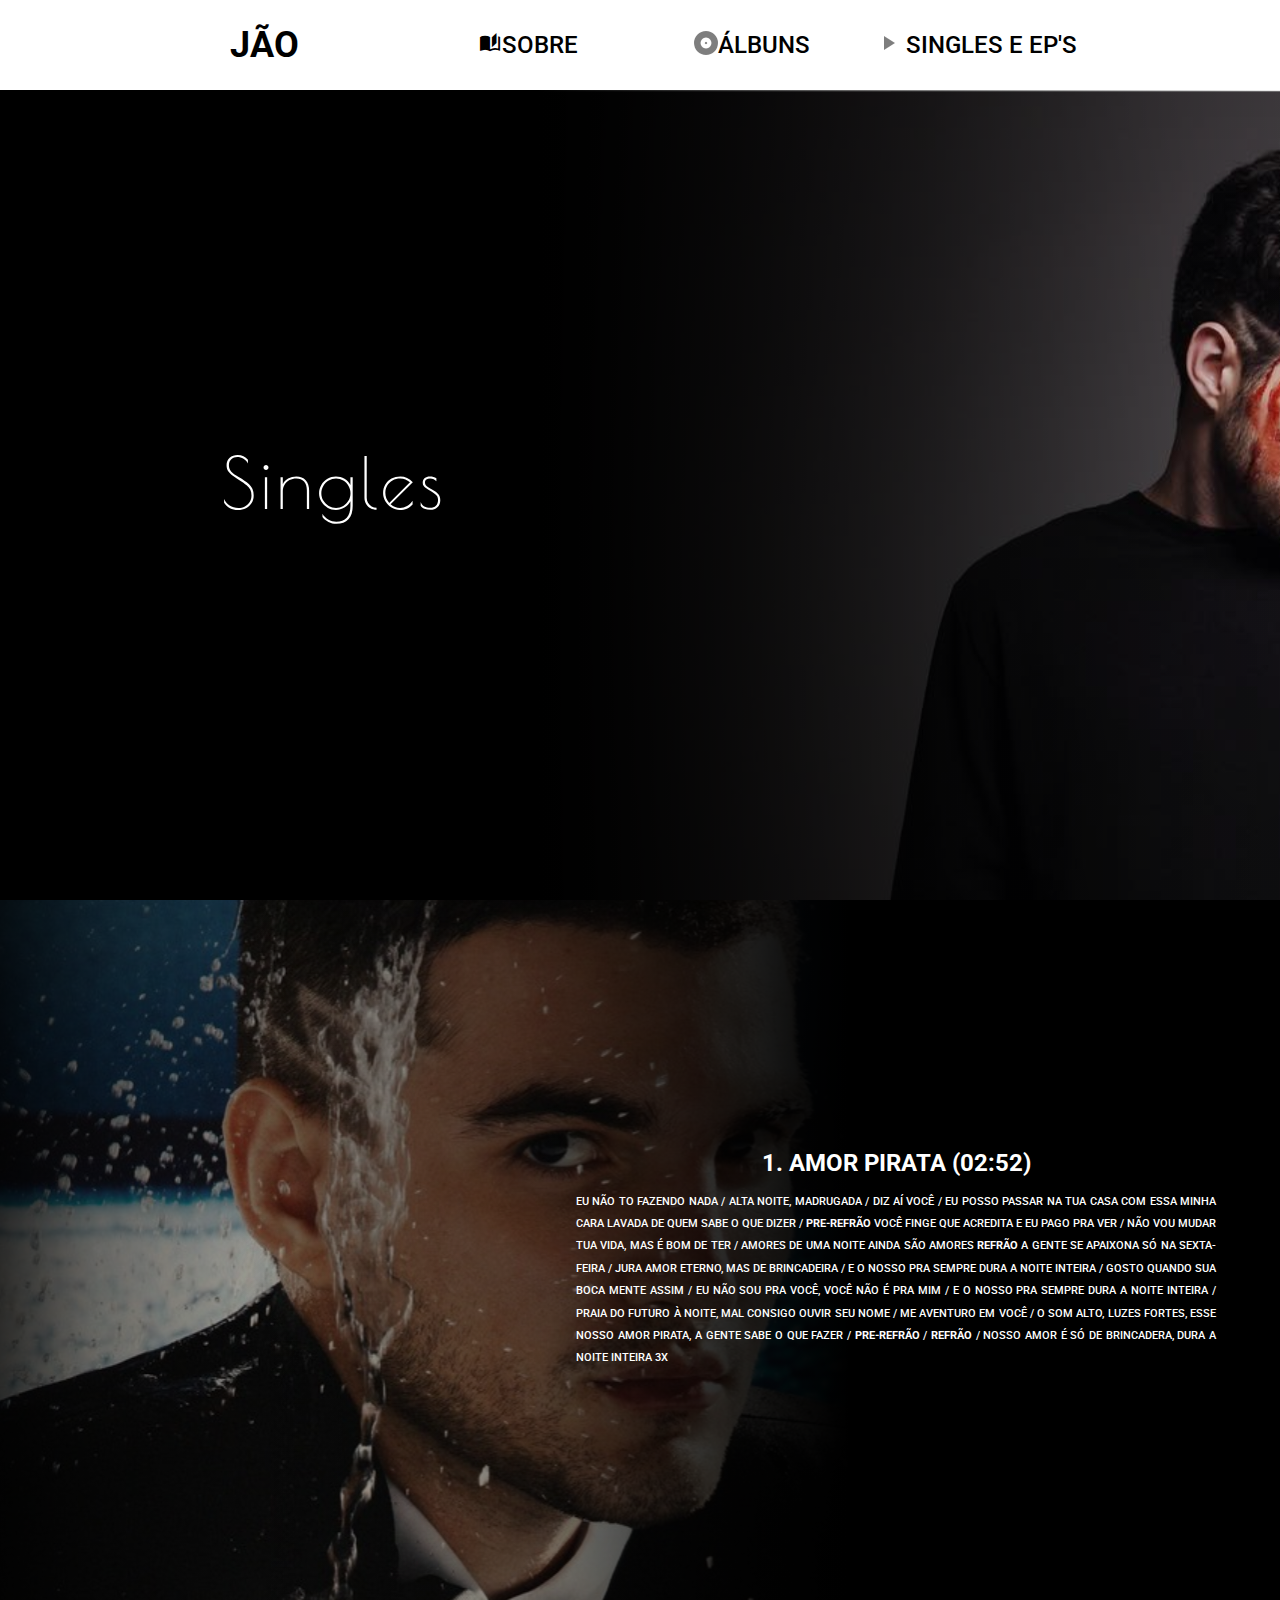
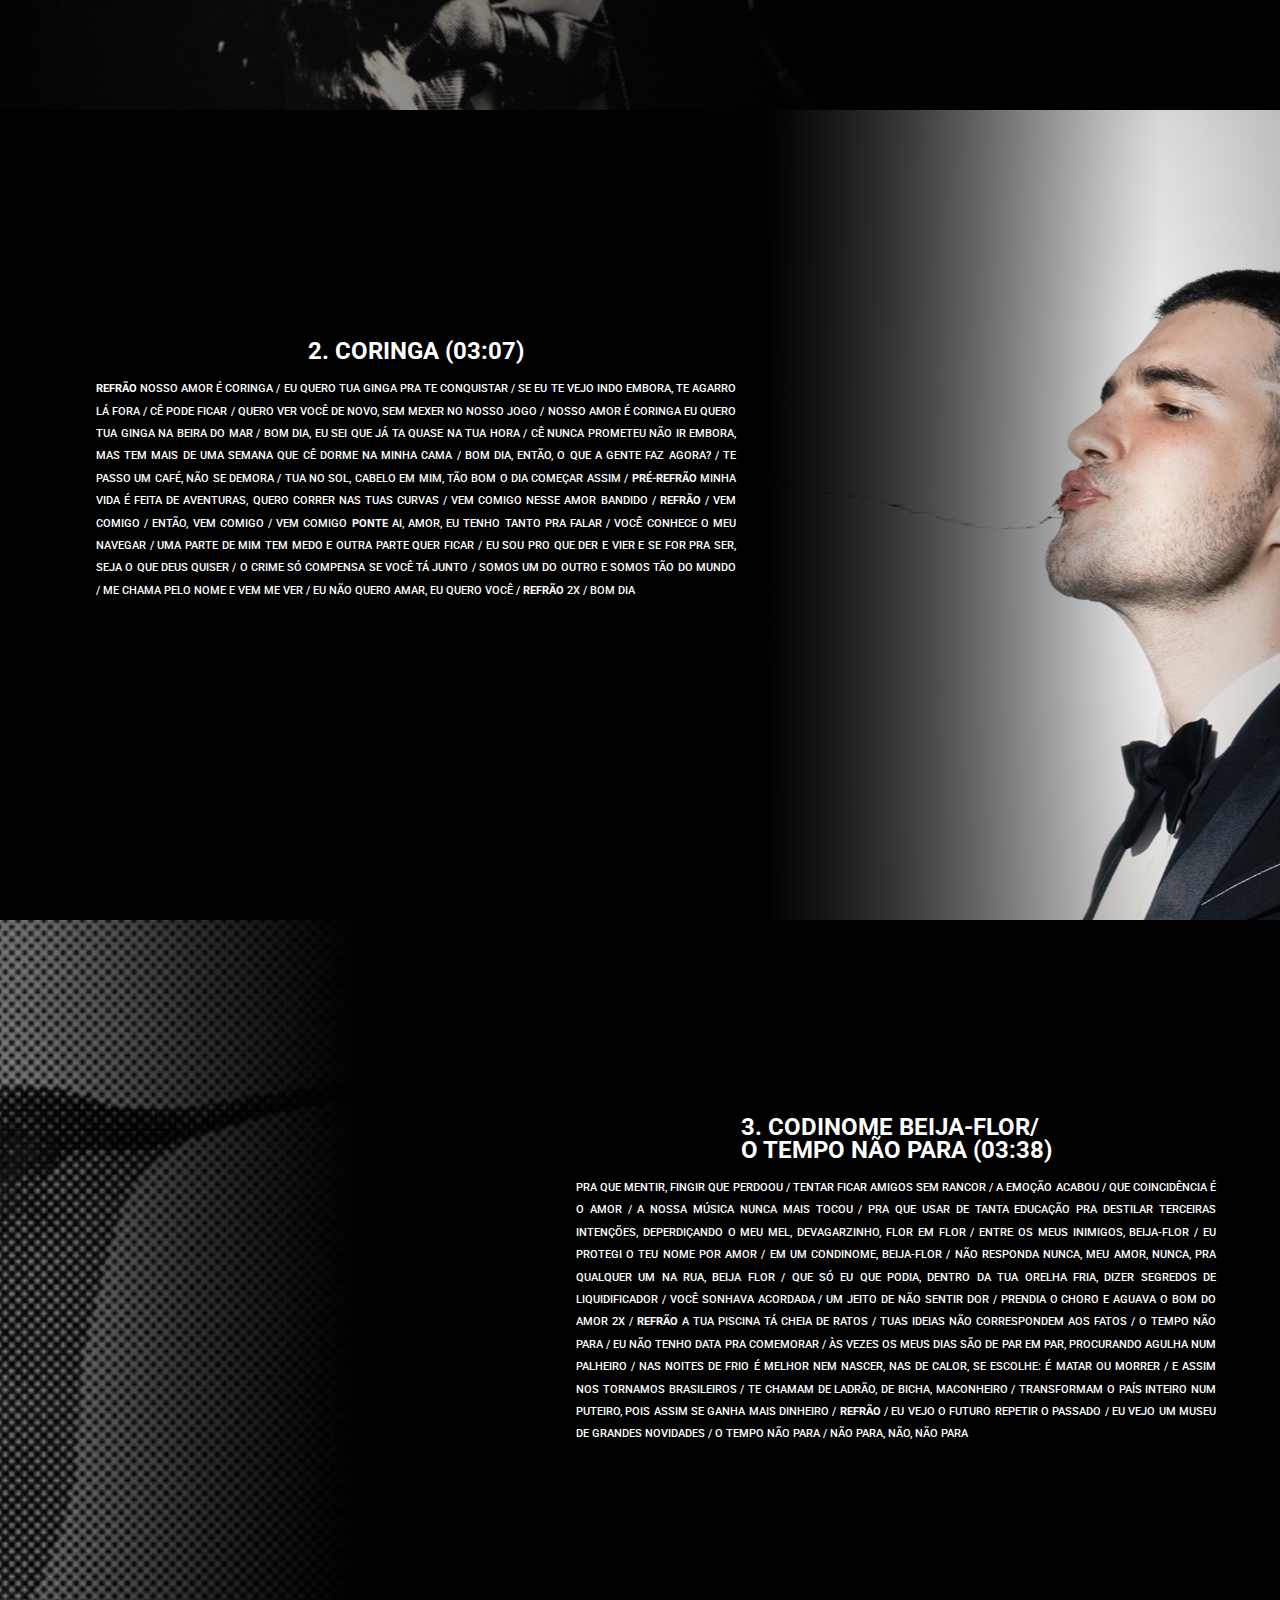
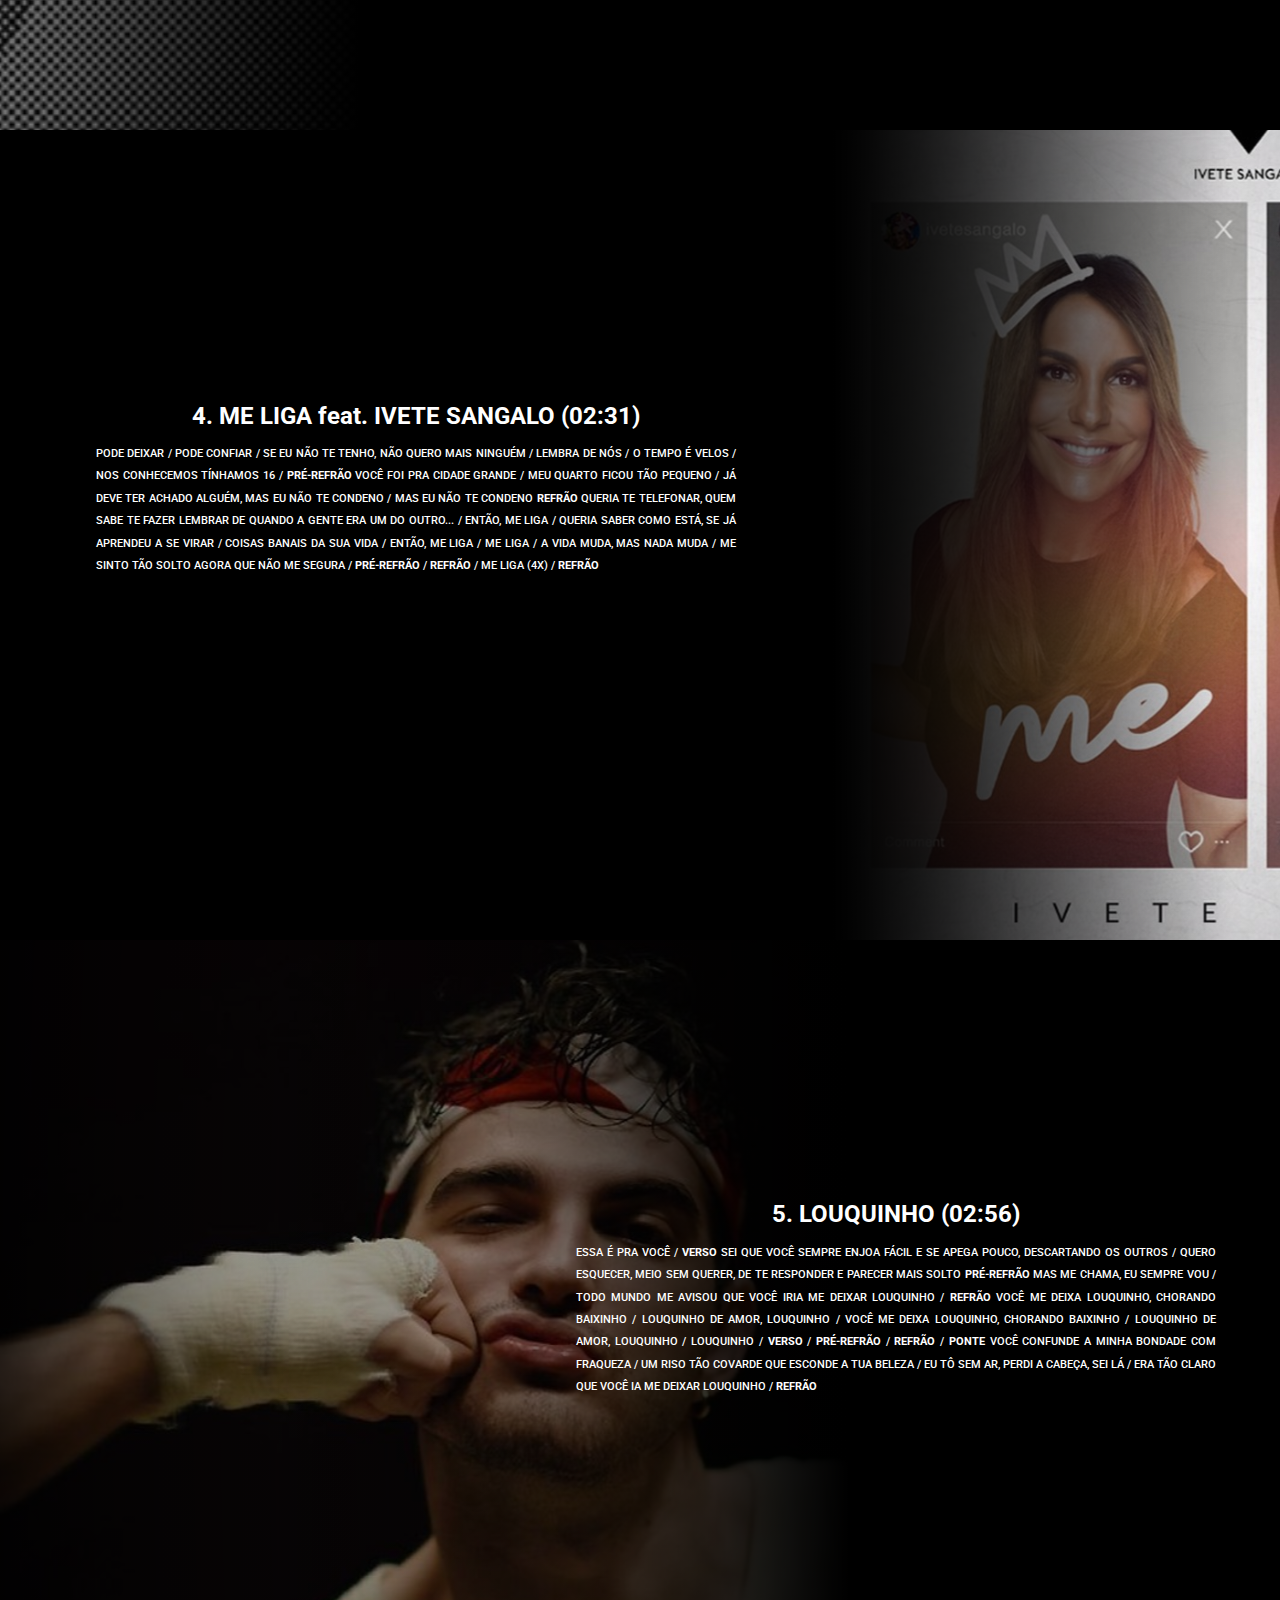
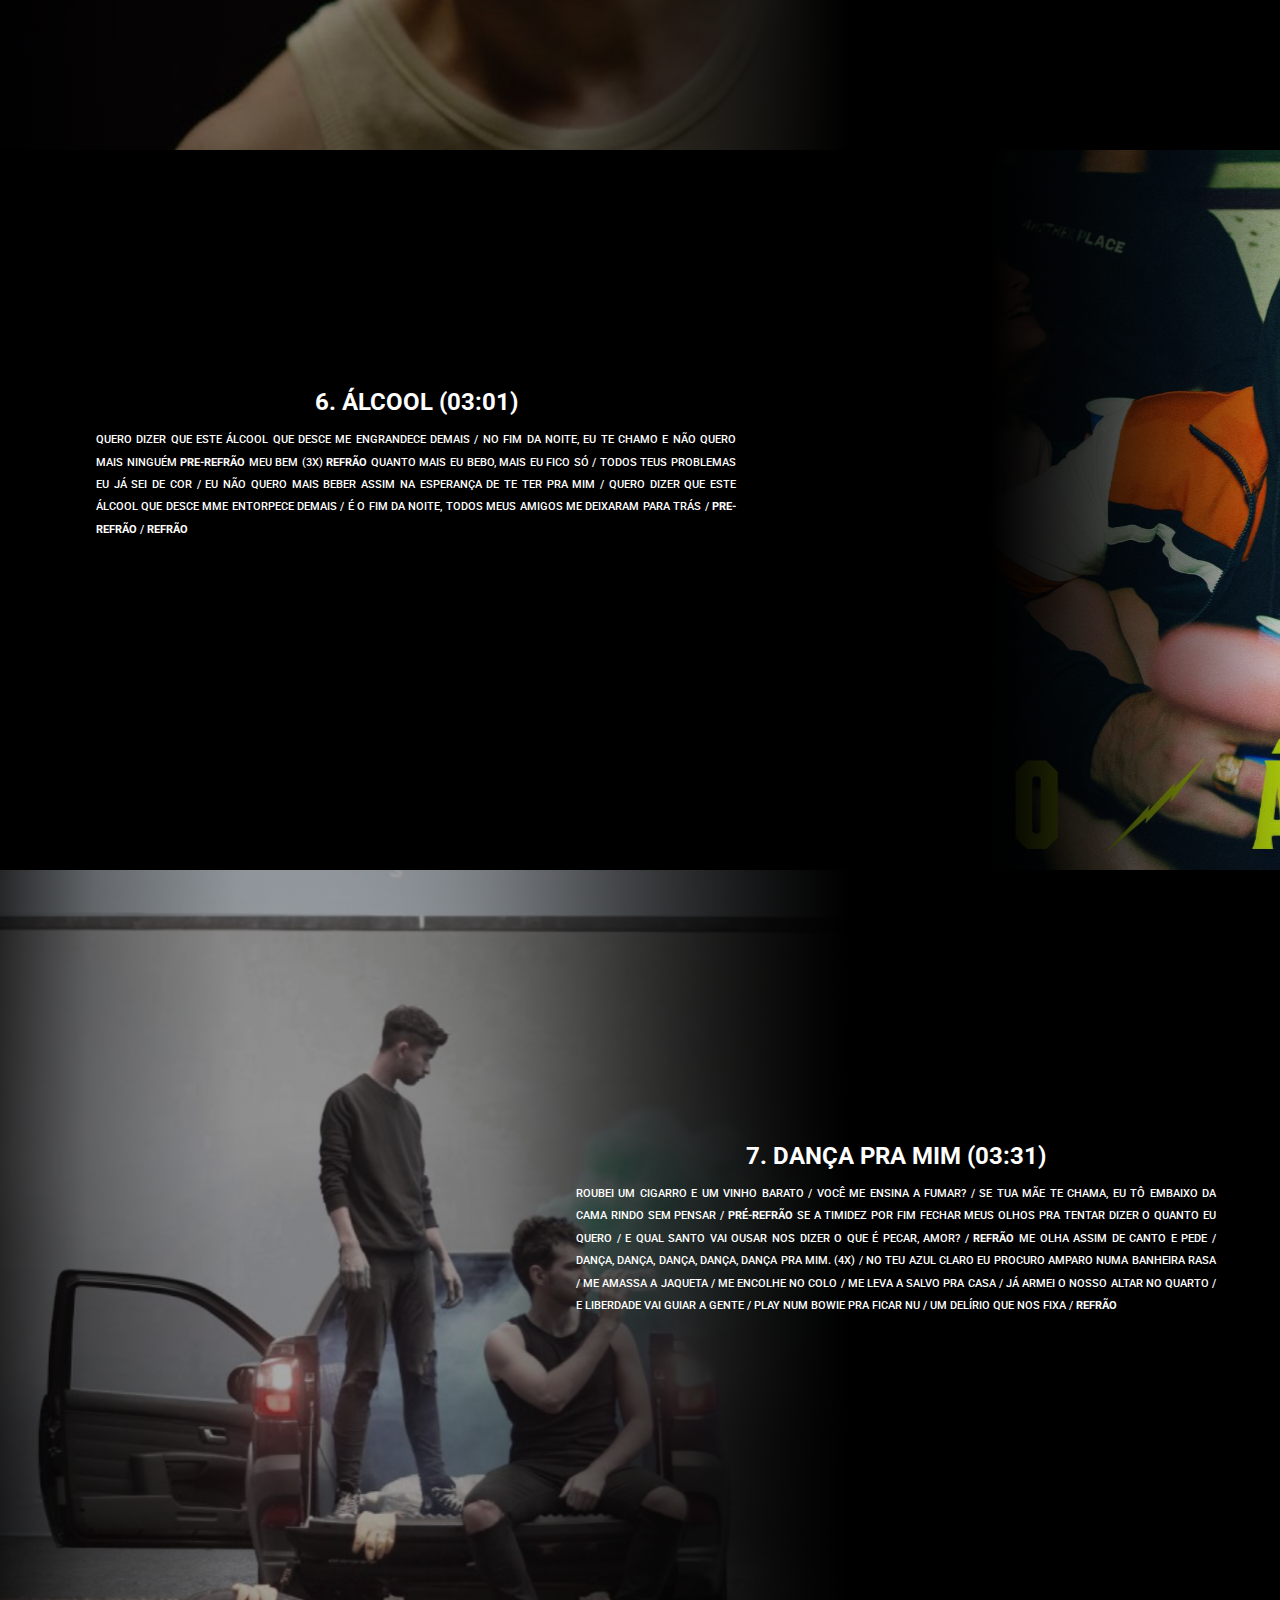
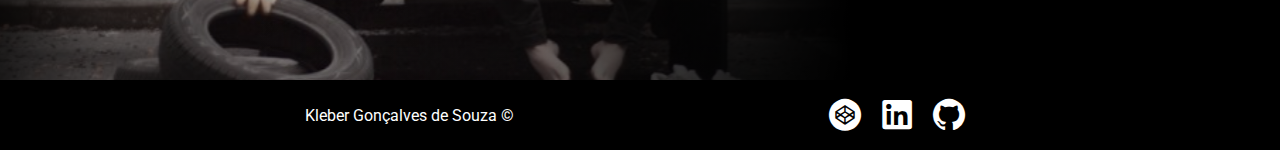
<file: Jao/singles.html>
<!DOCTYPE html>
<html lang="pt-br">

<head>
    <meta charset="UTF-8">
    <meta http-equiv="X-UA-Compatible" content="IE=edge">
    <meta name="viewport" content="width=device-width, initial-scale=1.0">
    <meta name="author" content="Kleber Gonçalves de Souza">

    <link rel="stylesheet" href="assets/Nova pasta/style.css">
    <link rel="stylesheet" href="stylePaginas.css">
    <link rel="stylesheet" href="style.css">
    <title>Jão</title>
    <link rel="preconnect" href="https://fonts.googleapis.com">
    <link rel="preconnect" href="https://fonts.gstatic.com" crossorigin>
    <link href="https://fonts.googleapis.com/css2?family=Roboto:wght@300;500;700&display=swap" rel="stylesheet">
</head>

<body>
    <header>
        <input type="checkbox" id="bt_menu">
        <label for="bt_menu">&#9776;</label>
        <h1 id="imageNoCheck"><a href="index.html">JÃO</a></h1>
        <nav id="idHeader">
            <ul>
                <li>
                    <h2 id="imageNoCheck2"><a href="index.html">JÃO</a></h2>
                </li>
                <li><a href="index.html">
                        <i class="icon-book-open-page-variant_24px-1"></i>SOBRE</a></li>
                <li><a href="#"><i class="icon-album_24px" style="opacity: 0.5;"></i>ÁLBUNS</a>
                    <ul>
                        <li><a href="lobos.html">LOBOS</a></li>
                        <li><a href="anti_heroi.html">ANTI-HERÓI</a></li>
                    </ul>
                </li>
                <li><a href="#">
                        <i class="icon-play_arrow_24px-1" style="opacity: 0.5;"></i>
                        SINGLES E EP'S
                    </a>
                    <ul>
                        <li><a href="primeiro_acustico.html">PRIMEIRO ACÚSTICO</a></li>
                        <li><a href="singles.html">SINGLES</a></li>
                    </ul>
                </li>
            </ul>
        </nav>
    </header>

    <main id="mainDisco">
        <header>
            <div class="sTitulo" id="Titulo">
                <img src="mobile_bckd/singles/HEADER.jpg" class="imagensmobile" />
                <h2><img src="titulos/Singles.svg" /></h2>
            </div>
        </header>

        <div class="sFaixa1">
            <section class="FaixaImpar">
                <img src="mobile_bckd/singles/SECTION1.jpg" class="imagensmobile" />
                <!-- TÍTULO -->
                <h3>1. AMOR PIRATA (02:52)</h3>
                <!-- LETRA DA MÚSICA -- AMOR PIRATA -->
                <article>
                    <p>
                        EU NÃO TO FAZENDO NADA / ALTA NOITE, MADRUGADA / DIZ AÍ VOCÊ / EU POSSO PASSAR NA TUA CASA COM
                        ESSA
                        MINHA CARA LAVADA DE QUEM SABE O QUE DIZER / <strong>PRE-REFRÃO</strong> VOCÊ FINGE QUE ACREDITA
                        E
                        EU PAGO PRA VER /
                        NÃO VOU MUDAR TUA VIDA, MAS É BOM DE TER / AMORES DE UMA NOITE AINDA SÃO AMORES
                        <strong>REFRÃO</strong> A GENTE SE
                        APAIXONA SÓ NA SEXTA-FEIRA / JURA AMOR ETERNO, MAS DE BRINCADEIRA / E O NOSSO PRA SEMPRE DURA A
                        NOITE INTEIRA / GOSTO QUANDO SUA BOCA MENTE ASSIM / EU NÃO SOU PRA VOCÊ, VOCÊ NÃO É PRA MIM / E
                        O
                        NOSSO PRA SEMPRE DURA A NOITE INTEIRA / PRAIA DO FUTURO À NOITE, MAL CONSIGO OUVIR SEU NOME / ME
                        AVENTURO EM VOCÊ / O SOM ALTO, LUZES FORTES, ESSE NOSSO AMOR PIRATA, A GENTE SABE O QUE FAZER /
                        <strong>PRE-REFRÃO</strong> / <strong>REFRÃO</strong> / NOSSO AMOR É SÓ DE BRINCADERA, DURA A
                        NOITE
                        INTEIRA 3X
                    </p>
                </article>
                <!-- SPOTIFY -->
                <iframe src="https://open.spotify.com/embed/track/5K5g0QQZI1a1ZS3Ag7CU5f" frameBorder="0"
                    allowtransparency="true" allow="encrypted-media"></iframe>
            </section>
        </div>

        <div class="sFaixa2">
            <section class="FaixaPar">
                <img src="mobile_bckd/singles/SECTION2.jpg" class="imagensmobile" />
                <!-- TÍTULO -->
                <h3>2. CORINGA (03:07)</h3>
                <!-- LETRA DA MÚSICA -- -->
                <article>
                    <p>
                        <strong>REFRÃO</strong> NOSSO AMOR É CORINGA / EU QUERO TUA GINGA PRA TE CONQUISTAR / SE EU TE
                        VEJO
                        INDO EMBORA, TE AGARRO LÁ FORA / CÊ PODE FICAR / QUERO VER VOCÊ DE NOVO, SEM MEXER NO NOSSO JOGO
                        /
                        NOSSO AMOR É CORINGA EU QUERO TUA GINGA NA BEIRA DO MAR / BOM DIA, EU SEI QUE JÁ TA QUASE NA TUA
                        HORA / CÊ NUNCA PROMETEU NÃO IR EMBORA, MAS TEM MAIS DE UMA SEMANA QUE CÊ DORME NA MINHA CAMA /
                        BOM
                        DIA, ENTÃO, O QUE A GENTE FAZ AGORA? / TE PASSO UM CAFÉ, NÃO SE DEMORA / TUA NO SOL, CABELO EM
                        MIM,
                        TÃO BOM O DIA COMEÇAR ASSIM / <strong>PRÉ-REFRÃO</strong> MINHA VIDA É FEITA DE AVENTURAS, QUERO
                        CORRER NAS TUAS CURVAS / VEM COMIGO NESSE AMOR BANDIDO / <strong>REFRÃO</strong> / VEM COMIGO /
                        ENTÃO, VEM COMIGO / VEM COMIGO <strong>PONTE</strong> AI, AMOR, EU TENHO TANTO PRA FALAR / VOCÊ
                        CONHECE O MEU NAVEGAR / UMA PARTE DE MIM TEM MEDO E OUTRA PARTE QUER FICAR / EU SOU PRO QUE DER
                        E
                        VIER E SE FOR PRA SER, SEJA O QUE DEUS QUISER / O CRIME SÓ COMPENSA SE VOCÊ TÁ JUNTO / SOMOS UM
                        DO
                        OUTRO E SOMOS TÃO DO MUNDO / ME CHAMA PELO NOME E VEM ME VER / EU NÃO QUERO AMAR, EU QUERO VOCÊ
                        /
                        <strong>REFRÃO</strong> 2X / BOM DIA
                    </p>
                </article>
                <!-- SPOTIFY -->
                <iframe src="https://open.spotify.com/embed/track/0gmDtSc2Ay17diWj6nJjlG" frameBorder="0"
                    allowtransparency="true" allow="encrypted-media"></iframe>
            </section>
        </div>

        <div class="sFaixa3">
            <section class="FaixaImpar">
                <img src="mobile_bckd/singles/SECTION3.jpg" class="imagensmobile" />
                <!-- TÍTULO -->
                <h3>3. CODINOME BEIJA-FLOR/<br>
                    O TEMPO NÃO PARA (03:38)</h3>
                <!-- LETRA DA MÚSICA -- -->
                <article>
                    <p>
                        PRA QUE MENTIR, FINGIR QUE PERDOOU / TENTAR FICAR AMIGOS SEM RANCOR / A EMOÇÃO ACABOU / QUE
                        COINCIDÊNCIA É O AMOR / A NOSSA MÚSICA NUNCA MAIS TOCOU / PRA QUE USAR DE TANTA EDUCAÇÃO PRA
                        DESTILAR TERCEIRAS INTENÇÕES, DEPERDIÇANDO O MEU MEL, DEVAGARZINHO, FLOR EM FLOR / ENTRE OS
                        MEUS
                        INIMIGOS, BEIJA-FLOR / EU PROTEGI O TEU NOME POR AMOR / EM UM CONDINOME, BEIJA-FLOR / NÃO
                        RESPONDA
                        NUNCA, MEU AMOR, NUNCA, PRA QUALQUER UM NA RUA, BEIJA FLOR / QUE SÓ EU QUE PODIA, DENTRO DA
                        TUA
                        ORELHA FRIA, DIZER SEGREDOS DE LIQUIDIFICADOR / VOCÊ SONHAVA ACORDADA / UM JEITO DE NÃO
                        SENTIR
                        DOR /
                        PRENDIA O CHORO E AGUAVA O BOM DO AMOR 2X / <strong>REFRÃO</strong> A TUA PISCINA TÁ CHEIA
                        DE
                        RATOS
                        / TUAS IDEIAS NÃO CORRESPONDEM AOS FATOS / O TEMPO NÃO PARA / EU NÃO TENHO DATA PRA
                        COMEMORAR /
                        ÀS
                        VEZES OS MEUS DIAS SÃO DE PAR EM PAR, PROCURANDO AGULHA NUM PALHEIRO / NAS NOITES DE FRIO É
                        MELHOR
                        NEM NASCER, NAS DE CALOR, SE ESCOLHE: É MATAR OU MORRER / E ASSIM NOS TORNAMOS BRASILEIROS /
                        TE
                        CHAMAM DE LADRÃO, DE BICHA, MACONHEIRO / TRANSFORMAM O PAÍS INTEIRO NUM PUTEIRO, POIS ASSIM
                        SE
                        GANHA
                        MAIS DINHEIRO / <strong>REFRÃO</strong> / EU VEJO O FUTURO REPETIR O PASSADO / EU VEJO UM
                        MUSEU
                        DE
                        GRANDES NOVIDADES / O TEMPO NÃO PARA / NÃO PARA, NÃO, NÃO PARA
                    </p>
                </article>
                <!-- SPOTIFY -->
                <iframe src="https://open.spotify.com/embed/track/1n3GEuDcOself5YolkIKxR" frameBorder="0"
                    allowtransparency="true" allow="encrypted-media"></iframe>
            </section>
        </div>

        <div class="sFaixa4">
            <section class="FaixaPar">
                <img src="mobile_bckd/singles/SECTION4.jpg" class="imagensmobile" />
                <!-- TÍTULO -->
                <h3>4. ME LIGA feat. IVETE SANGALO (02:31)</h3>
                <!-- LETRA DA MÚSICA -- -->
                <article>
                    <p>
                        PODE DEIXAR / PODE CONFIAR / SE EU NÃO TE TENHO, NÃO QUERO MAIS NINGUÉM / LEMBRA DE NÓS / O
                        TEMPO É
                        VELOS / NOS CONHECEMOS TÍNHAMOS 16 / <strong>PRÉ-REFRÃO</strong> VOCÊ FOI PRA CIDADE GRANDE /
                        MEU
                        QUARTO FICOU TÃO PEQUENO / JÁ DEVE TER ACHADO ALGUÉM, MAS EU NÃO TE CONDENO / MAS EU NÃO TE
                        CONDENO
                        <strong>REFRÃO</strong> QUERIA TE TELEFONAR, QUEM SABE TE FAZER LEMBRAR DE QUANDO A GENTE ERA UM
                        DO
                        OUTRO... / ENTÃO, ME LIGA / QUERIA SABER COMO ESTÁ, SE JÁ APRENDEU A SE VIRAR / COISAS BANAIS DA
                        SUA
                        VIDA / ENTÃO, ME LIGA / ME LIGA / A VIDA MUDA, MAS NADA MUDA / ME SINTO TÃO SOLTO AGORA QUE NÃO
                        ME
                        SEGURA / <strong>PRÉ-REFRÃO</strong> / <strong>REFRÃO</strong> / ME LIGA (4X) /
                        <strong>REFRÃO</strong>
                    </p>
                </article>
                <!-- SPOTIFY -->
                <iframe src="https://open.spotify.com/embed/track/6pPVQnyvVbkKEOVqofSzEn" frameBorder="0"
                    allowtransparency="true" allow="encrypted-media"></iframe>
            </section>
        </div>

        <div class="sFaixa5">
            <section class="FaixaImpar">
                <img src="mobile_bckd/singles/SECTION5.jpg" class="imagensmobile" />
                <!-- TÍTULO -->
                <h3>5. LOUQUINHO (02:56)</h3>
                <!-- LETRA DA MÚSICA -- -->
                <article>
                    <p>
                        ESSA É PRA VOCÊ / <strong>VERSO</strong> SEI QUE VOCÊ SEMPRE ENJOA FÁCIL E SE APEGA POUCO,
                        DESCARTANDO OS OUTROS / QUERO ESQUECER, MEIO SEM QUERER, DE TE RESPONDER E PARECER MAIS SOLTO
                        <strong>PRÉ-REFRÃO</strong> MAS ME CHAMA, EU SEMPRE VOU / TODO MUNDO ME AVISOU QUE VOCÊ IRIA ME
                        DEIXAR LOUQUINHO / <strong>REFRÃO</strong> VOCÊ ME DEIXA LOUQUINHO, CHORANDO BAIXINHO /
                        LOUQUINHO DE
                        AMOR, LOUQUINHO / VOCÊ ME DEIXA LOUQUINHO, CHORANDO BAIXINHO / LOUQUINHO DE AMOR, LOUQUINHO /
                        LOUQUINHO / <strong>VERSO</strong> / <strong>PRÉ-REFRÃO</strong> / <strong>REFRÃO</strong> /
                        <strong>PONTE</strong> VOCÊ CONFUNDE A MINHA BONDADE COM FRAQUEZA / UM RISO TÃO COVARDE QUE
                        ESCONDE
                        A TUA BELEZA / EU TÔ SEM AR, PERDI A CABEÇA, SEI LÁ / ERA TÃO CLARO QUE VOCÊ IA ME DEIXAR
                        LOUQUINHO
                        / <strong>REFRÃO</strong>
                    </p>
                </article>
                <!-- SPOTIFY -->
                <iframe src="https://open.spotify.com/embed/track/3lEfEePgxGH2WwsB5fHC1K" frameBorder="0"
                    allowtransparency="true" allow="encrypted-media"></iframe>
            </section>
        </div>

        <div class="sFaixa6">
            <section class="FaixaPar">
                <img src="mobile_bckd/singles/SECTION6.jpg" class="imagensmobile" />
                <!-- TÍTULO -->
                <h3>6. ÁLCOOL (03:01)</h3>
                <!-- LETRA DA MÚSICA -- -->
                <article>
                    <p>
                        QUERO DIZER QUE ESTE ÁLCOOL QUE DESCE ME ENGRANDECE DEMAIS / NO FIM DA NOITE, EU TE CHAMO E NÃO
                        QUERO MAIS NINGUÉM <strong>PRE-REFRÃO</strong> MEU BEM (3X) <strong>REFRÃO</strong> QUANTO MAIS
                        EU
                        BEBO, MAIS EU FICO SÓ / TODOS TEUS
                        PROBLEMAS EU JÁ SEI DE COR / EU NÃO QUERO MAIS BEBER ASSIM NA ESPERANÇA DE TE TER PRA MIM /
                        QUERO
                        DIZER QUE ESTE ÁLCOOL QUE DESCE MME ENTORPECE DEMAIS / É O FIM DA NOITE, TODOS MEUS AMIGOS ME
                        DEIXARAM PARA TRÁS / <strong>PRE-REFRÃO</strong> / <strong>REFRÃO</strong>
                    </p>
                </article>
                <!-- SPOTIFY -->
                <iframe src="https://open.spotify.com/embed/track/5gCMRYJOoAL96WypsjU0Ip" frameBorder="0"
                    allowtransparency="true" allow="encrypted-media"></iframe>
            </section>
        </div>

        <div class="sFaixa7">
            <section class="FaixaImpar">
                <img src="mobile_bckd/singles/SECTION7.jpg" class="imagensmobile" />
                <!-- TÍTULO -->
                <h3>7. DANÇA PRA MIM (03:31)</h3>
                <!-- LETRA DA MÚSICA -- -->
                <article>
                    <p>
                        ROUBEI UM CIGARRO E UM VINHO BARATO / VOCÊ ME ENSINA A FUMAR? / SE TUA MÃE TE CHAMA, EU TÔ
                        EMBAIXO
                        DA CAMA RINDO SEM PENSAR / <strong>PRÉ-REFRÃO</strong> SE A TIMIDEZ POR FIM FECHAR MEUS OLHOS
                        PRA
                        TENTAR DIZER O QUANTO EU QUERO / E QUAL SANTO VAI OUSAR NOS DIZER O QUE É PECAR, AMOR? /
                        <strong>REFRÃO</strong> ME OLHA ASSIM DE CANTO E PEDE / DANÇA, DANÇA, DANÇA, DANÇA, DANÇA PRA
                        MIM.
                        (4X) / NO TEU AZUL CLARO EU PROCURO AMPARO NUMA BANHEIRA RASA / ME AMASSA A JAQUETA / ME ENCOLHE
                        NO
                        COLO / ME LEVA A SALVO PRA CASA / JÁ ARMEI O NOSSO ALTAR NO QUARTO / E LIBERDADE VAI GUIAR A
                        GENTE /
                        PLAY NUM BOWIE PRA FICAR NU / UM DELÍRIO QUE NOS FIXA / <strong>REFRÃO</strong>
                    </p>
                </article>
                <!-- SPOTIFY -->
                <iframe src="https://open.spotify.com/embed/track/67uKiK2KCqDeVhWNzUe8G5" frameBorder="0"
                    allowtransparency="true" allow="encrypted-media"></iframe>
            </section>
        </div>
    </main>

    <footer id="idFooter">
        <span>Kleber Gonçalves de Souza &copy;</span>
        <nav>
            <ul>
                <li><a href="https://codepen.io/Klo_eber" target="_blank"><i class="icon-Vector"></i></a></li>
                <li><a href="https://www.linkedin.com/in/kleber-gon%C3%A7alves-de-souza/" target="_blank"><i
                            class="icon-akar-icons_linkedin-fill"></i></a></li>
                <li><a href="https://github.com/Kloeber-dev " target="_blank"><i
                            class="icon-akar-icons_github-fill"></i></a></li>
            </ul>
        </nav>
    </footer>
</body>

</html>
</file>
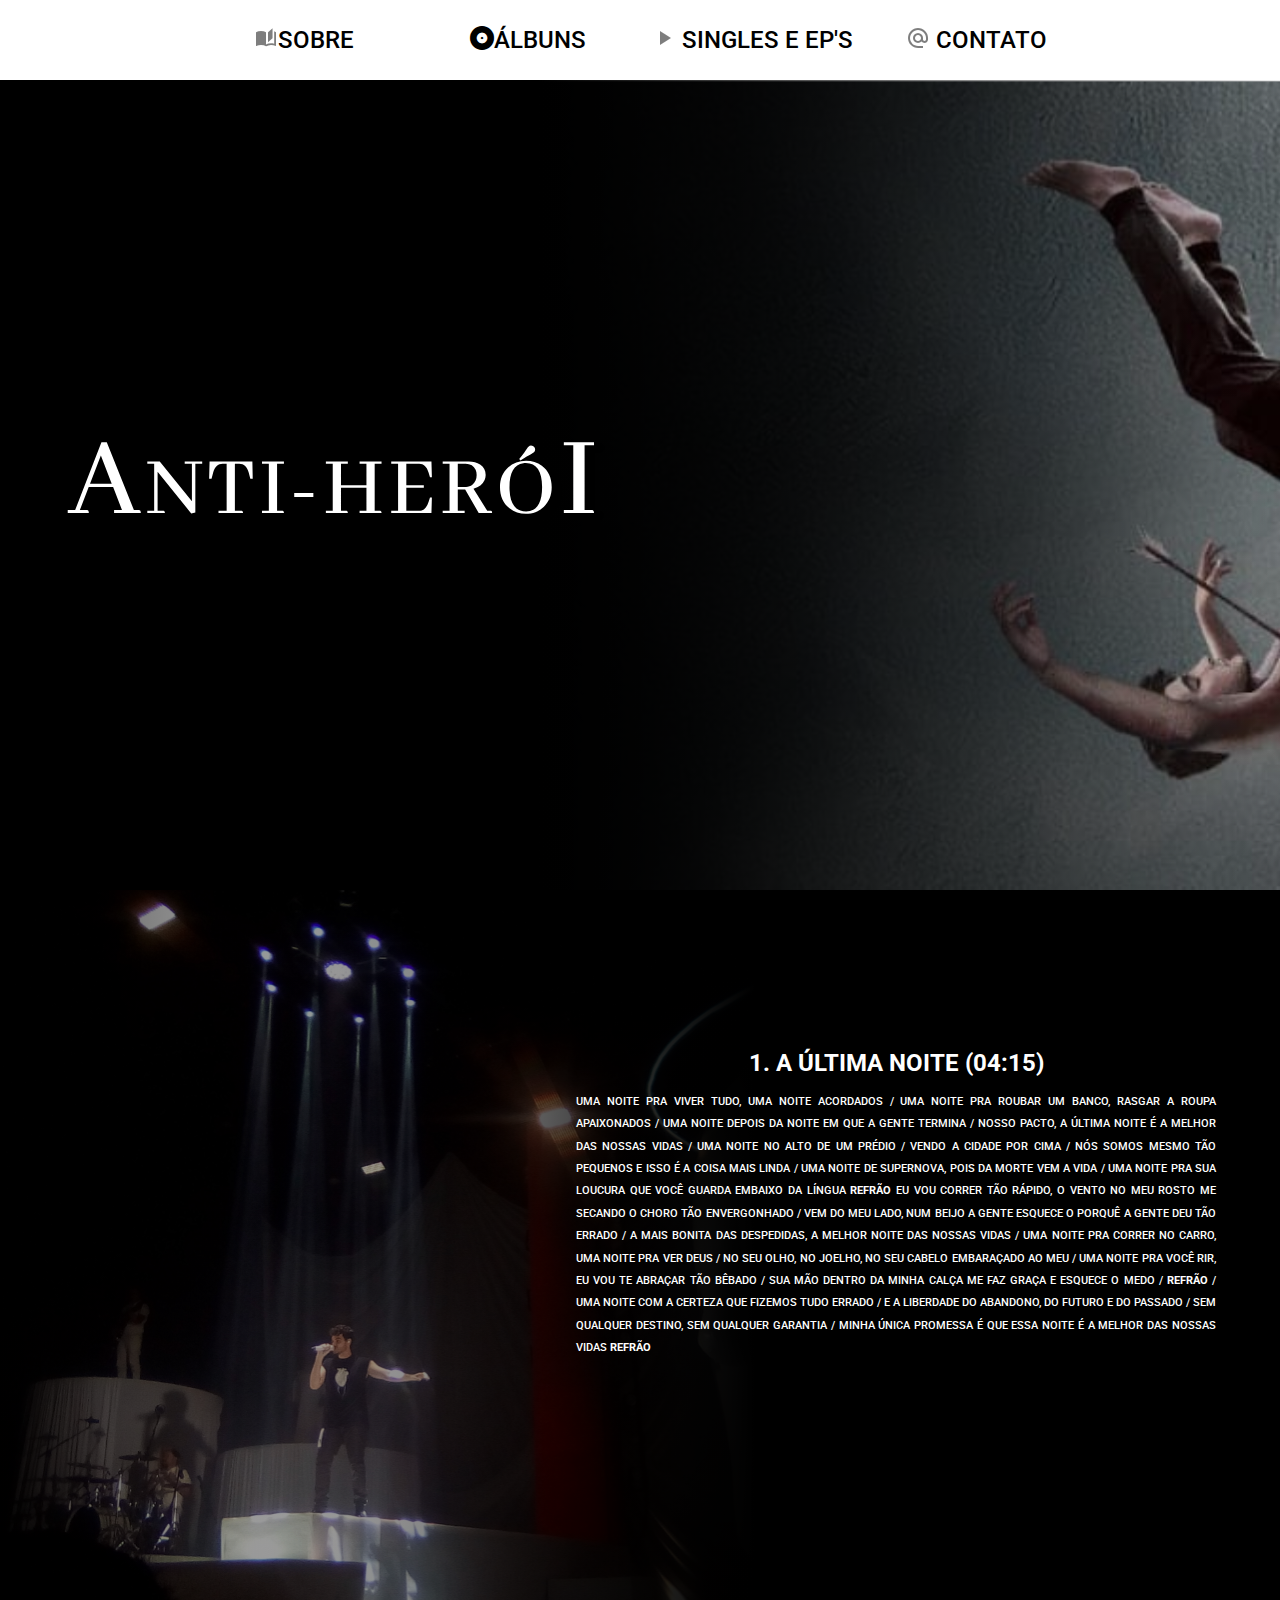
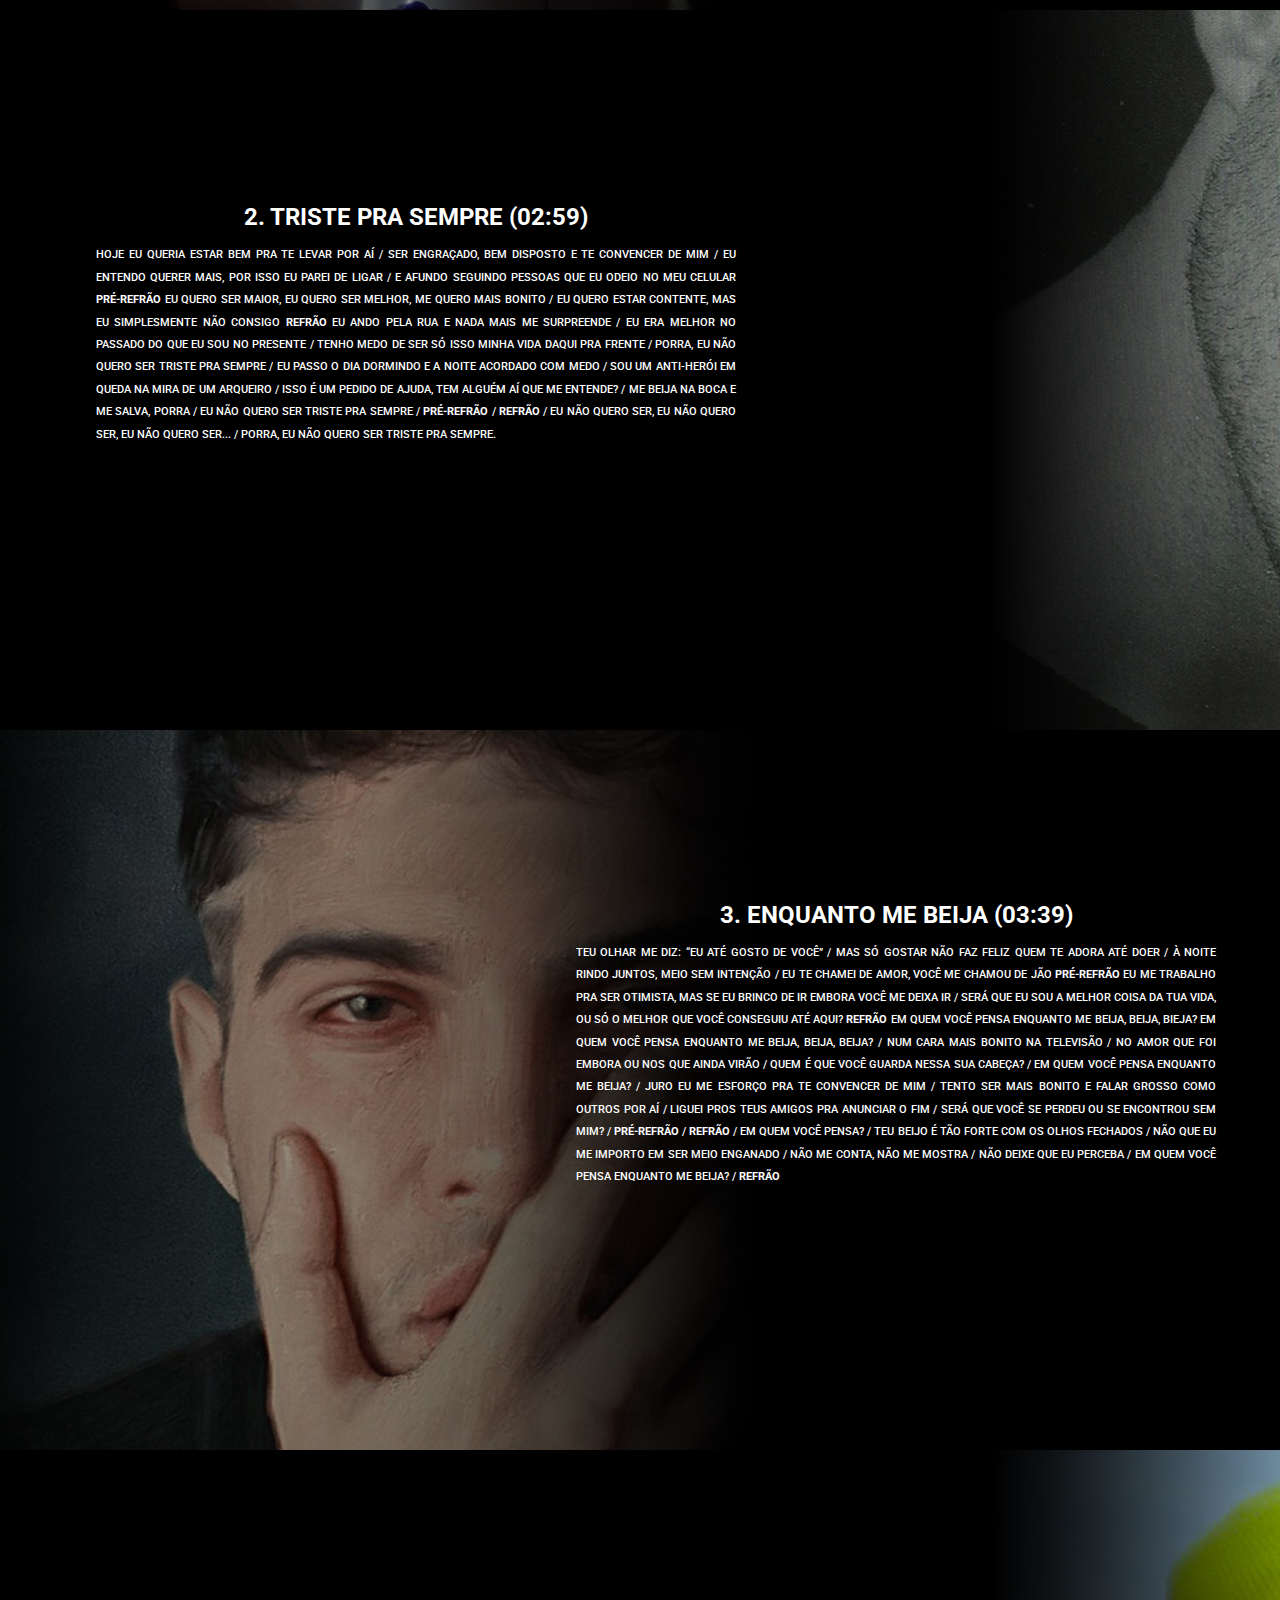
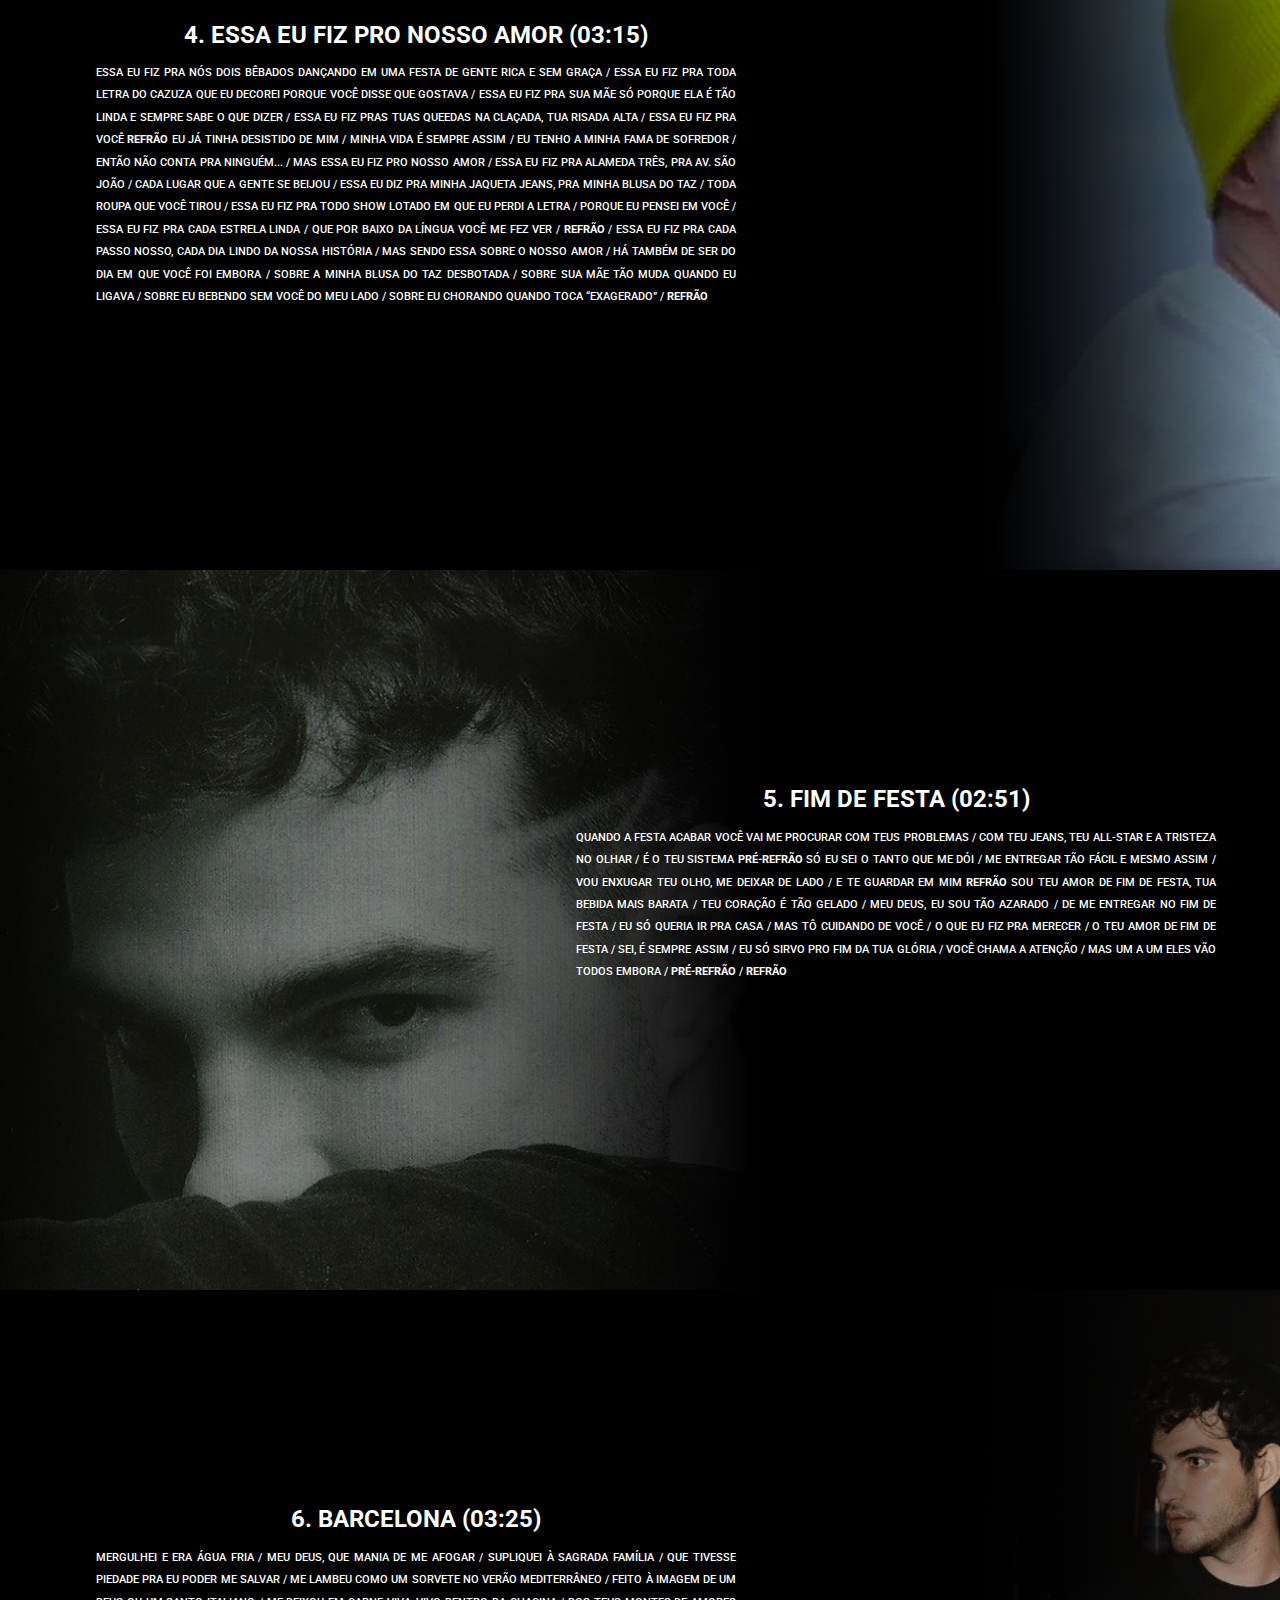
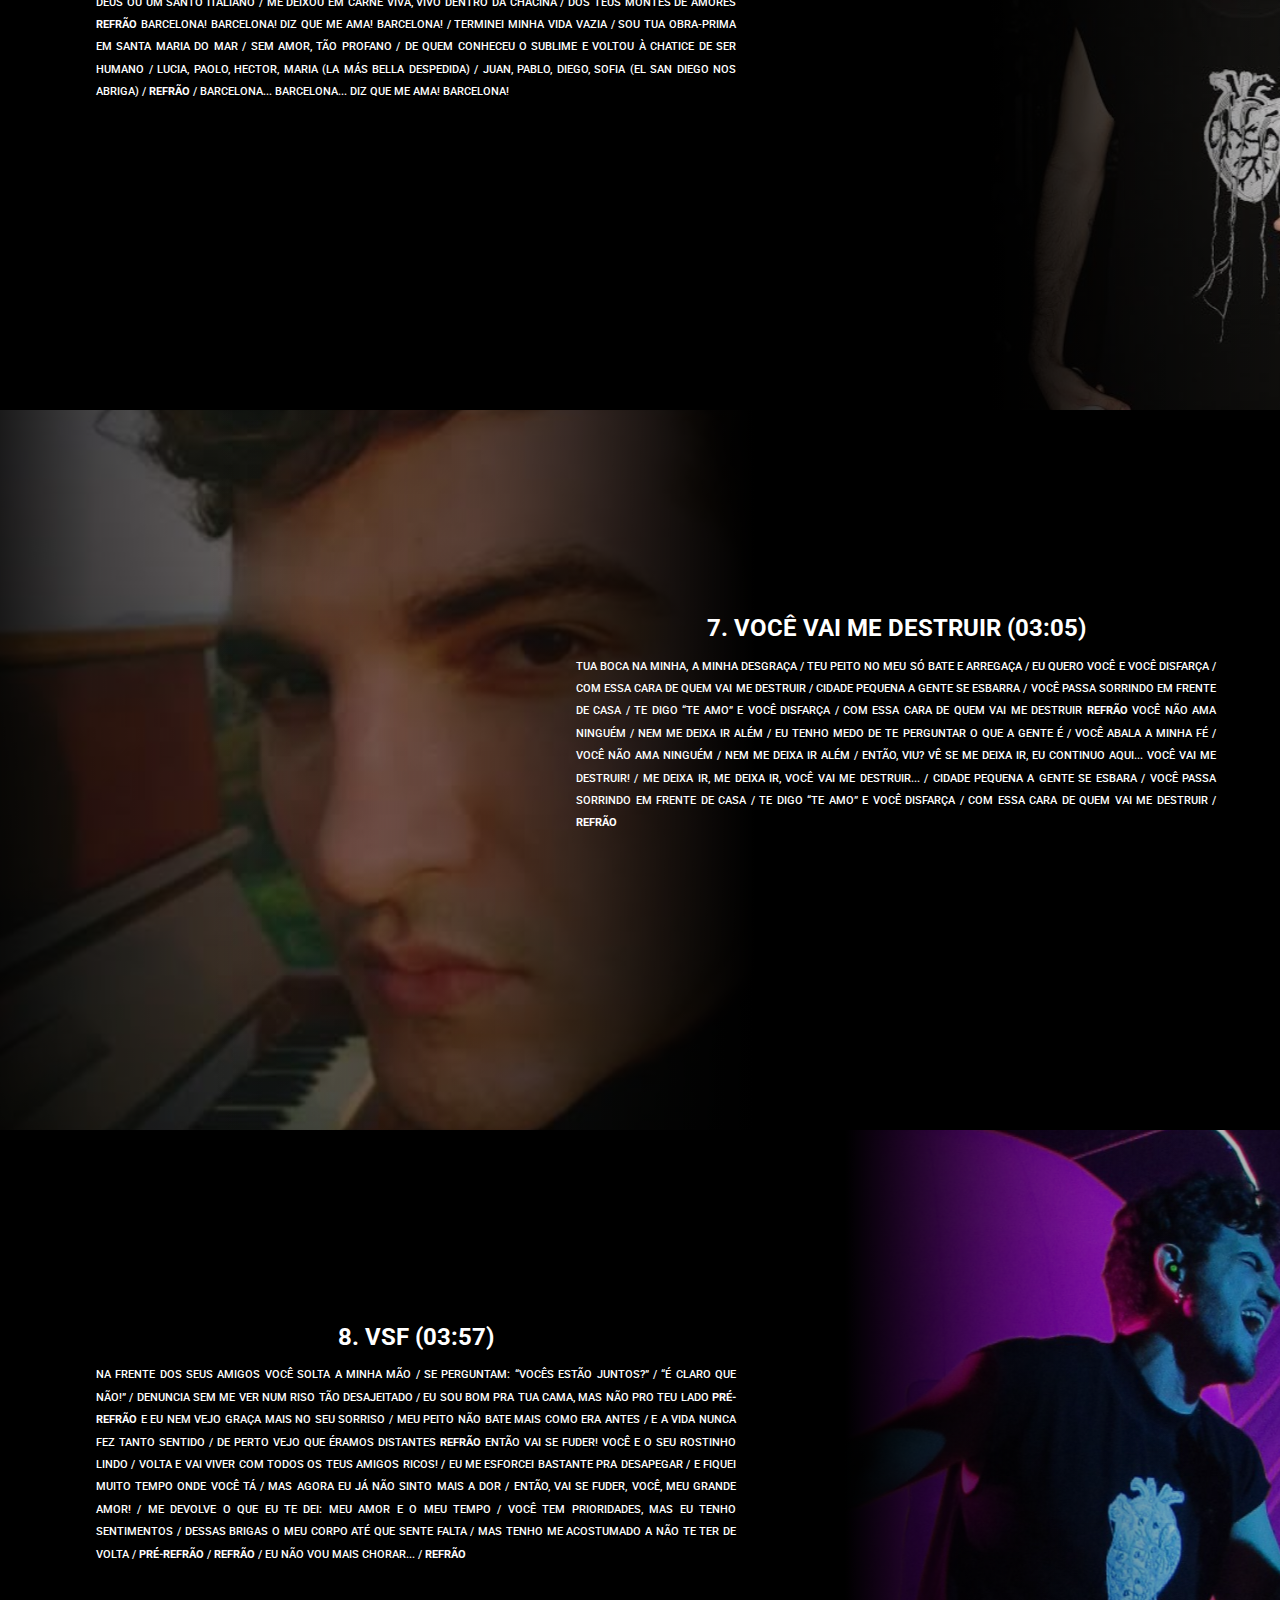
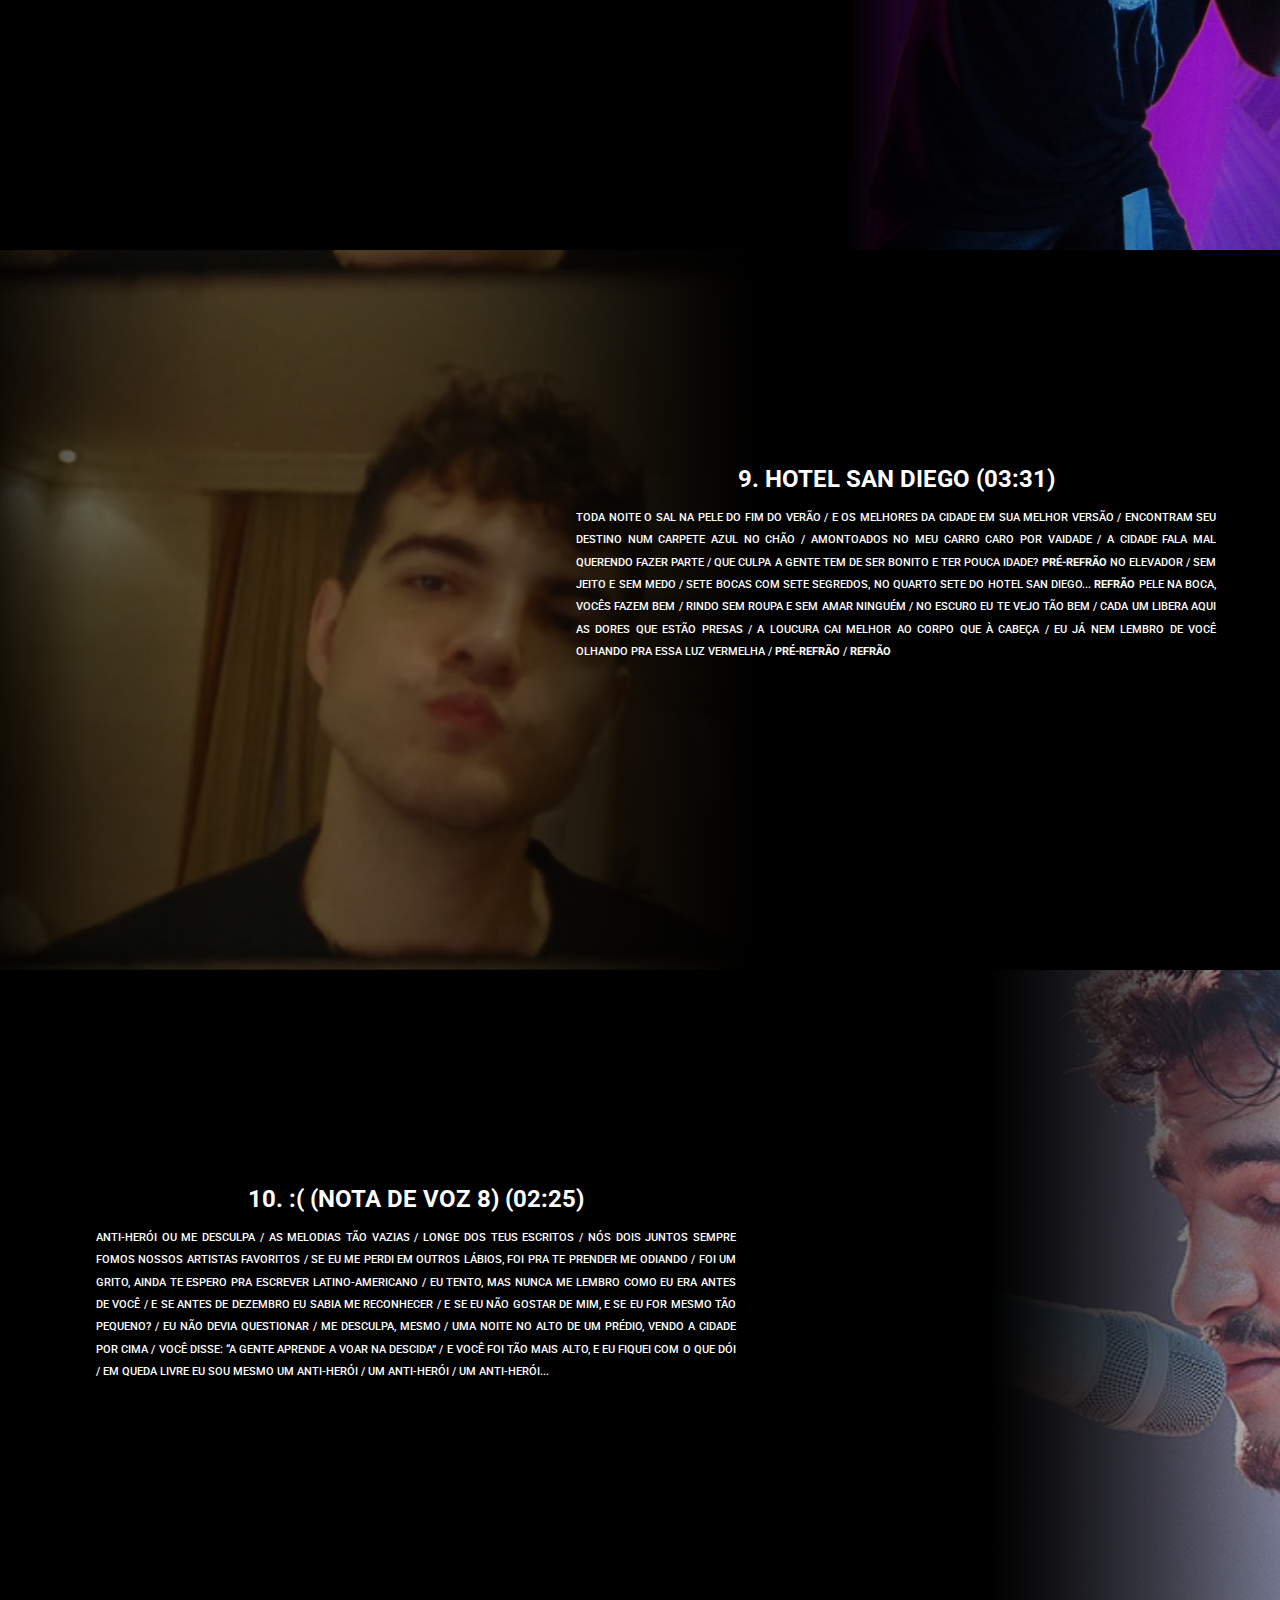
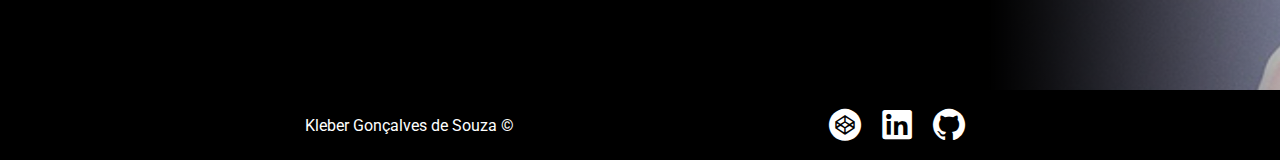
<file: Projeto-Jao/anti_heroi.html>
<!DOCTYPE html>
<html lang="pt-br">

<head>
    <meta charset="UTF-8">
    <meta http-equiv="X-UA-Compatible" content="IE=edge">
    <meta name="viewport" content="width=device-width, initial-scale=1.0">
    <meta name="author" content="Kleber Gonçalves de Souza">

    <link rel="stylesheet" href="assets/Nova pasta/style.css">
    <link rel="stylesheet" href="stylePaginas.css">
    <link rel="stylesheet" href="style.css">
    <title>Jão</title>
    <link rel="preconnect" href="https://fonts.googleapis.com">
    <link rel="preconnect" href="https://fonts.gstatic.com" crossorigin>
    <link href="https://fonts.googleapis.com/css2?family=Roboto:wght@300;500;700&display=swap" rel="stylesheet">
</head>

<body>
    <header>
        <input type="checkbox" id="bt_menu">
        <label for="bt_menu">&#9776;</label>

        <nav id="idHeader">
            <ul>
                <li><a href="index.html">
                        <i class="icon-book-open-page-variant_24px-1" style="opacity: 0.5;"></i>SOBRE</a></li>
                <li><a href="#"><i class="icon-album_24px"></i>ÁLBUNS</a>
                    <ul>
                        <li><a href="lobos.html">LOBOS</a></li>
                        <li><a href="anti_heroi.html">ANTI-HERÓI</a></li>
                    </ul>
                </li>
                <li><a href="#">
                        <i class="icon-play_arrow_24px-1" style="opacity: 0.5;"></i>
                        SINGLES E EP'S
                    </a>
                    <ul>
                        <li><a href="primeiro_acustico.html">PRIMEIRO ACÚSTICO</a></li>
                        <li><a href="singles.html">SINGLES</a></li>
                    </ul>
                </li>
                <li><a href="contato.html">
                        <i class="icon-alternate_email_24px" style="opacity: 0.5;"></i>
                        CONTATO
                    </a></li>
            </ul>
        </nav>
    </header>

    <main id="mainDisco">
        <header>
            <div class="ahTitulo" id="Titulo">
                <img src="mobile_bckd/anti_heroi/HEADER.jpeg" class="imagensmobile" />
                <h2><img src="titulos/ANTI-HERÓI.svg" /></h2>
            </div>
        </header>
        <!-- FAIXAS DO ÁLBUM ================= -->

        <!-- A ÚLTIMA NOITE -->
        <div class="ahFaixa1">
            <section class="FaixaImpar">
                <img src="mobile_bckd/anti_heroi/SECTION1.jpg" class="imagensmobile" />
                <!-- TÍTULO -->
                <h3>1. A ÚLTIMA NOITE (04:15)</h3>
                <!-- LETRA DA MÚSICA -- A ÚLTIMA NOITE-->
                <article>
                    <p>
                        UMA NOITE PRA VIVER TUDO, UMA NOITE ACORDADOS / UMA NOITE PRA ROUBAR UM BANCO, RASGAR A ROUPA
                        APAIXONADOS
                        / UMA NOITE DEPOIS DA NOITE EM QUE A GENTE TERMINA / NOSSO PACTO, A ÚLTIMA NOITE É A MELHOR DAS
                        NOSSAS
                        VIDAS / UMA NOITE NO ALTO DE UM PRÉDIO / VENDO A CIDADE POR CIMA / NÓS SOMOS MESMO TÃO PEQUENOS
                        E
                        ISSO É
                        A COISA MAIS LINDA / UMA NOITE DE SUPERNOVA, POIS DA MORTE VEM A VIDA / UMA NOITE PRA SUA
                        LOUCURA
                        QUE
                        VOCÊ GUARDA EMBAIXO DA LÍNGUA <strong>REFRÃO</strong> EU VOU CORRER TÃO RÁPIDO, O VENTO NO MEU
                        ROSTO ME SECANDO O
                        CHORO
                        TÃO ENVERGONHADO / VEM DO MEU LADO, NUM BEIJO A GENTE ESQUECE O PORQUÊ A GENTE DEU TÃO ERRADO /
                        A
                        MAIS
                        BONITA DAS DESPEDIDAS, A MELHOR NOITE DAS NOSSAS VIDAS / UMA NOITE PRA CORRER NO CARRO, UMA
                        NOITE
                        PRA
                        VER DEUS / NO SEU OLHO, NO JOELHO, NO SEU CABELO EMBARAÇADO AO MEU / UMA NOITE PRA VOCÊ RIR, EU
                        VOU
                        TE
                        ABRAÇAR TÃO BÊBADO / SUA MÃO DENTRO DA MINHA CALÇA ME FAZ GRAÇA E ESQUECE O MEDO /
                        <strong>REFRÃO</strong> / UMA
                        NOITE
                        COM A CERTEZA QUE FIZEMOS TUDO ERRADO / E A LIBERDADE DO ABANDONO, DO FUTURO E DO PASSADO / SEM
                        QUALQUER
                        DESTINO, SEM QUALQUER GARANTIA / MINHA ÚNICA PROMESSA É QUE ESSA NOITE É A MELHOR DAS NOSSAS
                        VIDAS
                        <strong>REFRÃO</strong>
                    </p>
                </article>
                <!-- SPOTIFY -->
                <iframe src="https://open.spotify.com/embed/track/1COly0kisSWSrcUQkXUMcF" frameBorder="0"
                    allowtransparency="true" allow="encrypted-media"></iframe>
            </section>
        </div>

        <!-- TRISTE PRA SEMPRE -->
        <div class="ahFaixa2">
            <section class="FaixaPar">
                <img src="mobile_bckd/anti_heroi/SECTION2.jpg" class="imagensmobile" />
                <!-- TÍTULO -->
                <h3>2. TRISTE PRA SEMPRE (02:59)</h3>
                <!-- LETRA DA MÚSICA -- TRISTE PRA SEMPRE -->
                <article>
                    <p>
                        HOJE EU QUERIA ESTAR BEM PRA TE LEVAR POR AÍ / SER ENGRAÇADO, BEM DISPOSTO E TE CONVENCER DE MIM
                        /
                        EU
                        ENTENDO QUERER MAIS, POR ISSO EU PAREI DE LIGAR / E AFUNDO SEGUINDO PESSOAS QUE EU ODEIO NO MEU
                        CELULAR
                        <strong>PRÉ-REFRÃO</strong> EU QUERO SER MAIOR, EU QUERO SER MELHOR, ME QUERO MAIS BONITO / EU
                        QUERO ESTAR
                        CONTENTE,
                        MAS
                        EU SIMPLESMENTE NÃO CONSIGO <strong>REFRÃO</strong> EU ANDO PELA RUA E NADA MAIS ME SURPREENDE /
                        EU ERA MELHOR NO
                        PASSADO
                        DO QUE EU SOU NO PRESENTE / TENHO MEDO DE SER SÓ ISSO MINHA VIDA DAQUI PRA FRENTE / PORRA, EU
                        NÃO
                        QUERO
                        SER TRISTE PRA SEMPRE / EU PASSO O DIA DORMINDO E A NOITE ACORDADO COM MEDO / SOU UM ANTI-HERÓI
                        EM
                        QUEDA
                        NA MIRA DE UM ARQUEIRO / ISSO É UM PEDIDO DE AJUDA, TEM ALGUÉM AÍ QUE ME ENTENDE? / ME BEIJA NA
                        BOCA
                        E
                        ME SALVA, PORRA / EU NÃO QUERO SER TRISTE PRA SEMPRE / <strong>PRÉ-REFRÃO</strong> /
                        <strong>REFRÃO</strong> / EU
                        NÃO QUERO SER,
                        EU
                        NÃO
                        QUERO SER, EU NÃO QUERO SER... / PORRA, EU NÃO QUERO SER TRISTE PRA SEMPRE.
                    </p>
                </article>
                <!-- SPOTIFY -->
                <iframe src="https://open.spotify.com/embed/track/3n7ZwCXQUZekntN3f7dzwD" frameBorder="0"
                    allowtransparency="true" allow="encrypted-media"></iframe>
            </section>
        </div>

        <!-- ENQUANTO ME BEIJA -->
        <div class="ahFaixa3">
            <section class="FaixaImpar">
                <img src="mobile_bckd/anti_heroi/SECTION3.jpg" class="imagensmobile" />
                <!-- TÍTULO -->
                <h3>3. ENQUANTO ME BEIJA (03:39)</h3>
                <!-- LETRA DA MÚSICA -- ENQUANTO ME BEIJA -->
                <article>
                    <p>
                        TEU OLHAR ME DIZ: “EU ATÉ GOSTO DE VOCÊ” / MAS SÓ GOSTAR NÃO FAZ FELIZ QUEM TE ADORA ATÉ DOER /
                        À
                        NOITE
                        RINDO JUNTOS, MEIO SEM INTENÇÃO / EU TE CHAMEI DE AMOR, VOCÊ ME CHAMOU DE JÃO
                        <strong>PRÉ-REFRÃO</strong> EU ME
                        TRABALHO
                        PRA SER OTIMISTA, MAS SE EU BRINCO DE IR EMBORA VOCÊ ME DEIXA IR / SERÁ QUE EU SOU A MELHOR
                        COISA DA
                        TUA
                        VIDA, OU SÓ O MELHOR QUE VOCÊ CONSEGUIU ATÉ AQUI? <strong>REFRÃO</strong> EM QUEM VOCÊ PENSA
                        ENQUANTO ME BEIJA,
                        BEIJA,
                        BIEJA? EM QUEM VOCÊ PENSA ENQUANTO ME BEIJA, BEIJA, BEIJA? / NUM CARA MAIS BONITO NA TELEVISÃO /
                        NO
                        AMOR
                        QUE FOI EMBORA OU NOS QUE AINDA VIRÃO / QUEM É QUE VOCÊ GUARDA NESSA SUA CABEÇA? / EM QUEM VOCÊ
                        PENSA
                        ENQUANTO ME BEIJA? / JURO EU ME ESFORÇO PRA TE CONVENCER DE MIM / TENTO SER MAIS BONITO E FALAR
                        GROSSO
                        COMO OUTROS POR AÍ / LIGUEI PROS TEUS AMIGOS PRA ANUNCIAR O FIM / SERÁ QUE VOCÊ SE PERDEU OU SE
                        ENCONTROU SEM MIM? / <strong>PRÉ-REFRÃO</strong> / <strong>REFRÃO</strong> / EM QUEM VOCÊ PENSA?
                        / TEU BEIJO É
                        TÃO FORTE COM OS
                        OLHOS
                        FECHADOS / NÃO QUE EU ME IMPORTO EM SER MEIO ENGANADO / NÃO ME CONTA, NÃO ME MOSTRA / NÃO DEIXE
                        QUE
                        EU
                        PERCEBA / EM QUEM VOCÊ PENSA ENQUANTO ME BEIJA? / <strong>REFRÃO</strong>
                    </p>
                </article>
                <!-- SPOTIFY -->
                <iframe src="https://open.spotify.com/embed/track/0EsftWIxQKCoCz5HZtlpkW" frameBorder="0"
                    allowtransparency="true" allow="encrypted-media"></iframe>
            </section>
        </div>


        <!-- ESSA EU FIZ PRO NOSSO AMOR -->
        <div class="ahFaixa4">
            <section class="FaixaPar">
                <img src="mobile_bckd/anti_heroi/SECTION4.jpg" class="imagensmobile" />
                <!-- TÍTULO -->
                <h3>4. ESSA EU FIZ PRO NOSSO AMOR (03:15)</h3>
                <!-- LETRA DA MÚSICA -- ESSA EU FIZ PRO NOSSO AMOR -->
                <article>
                    <p>
                        ESSA EU FIZ PRA NÓS DOIS BÊBADOS DANÇANDO EM UMA FESTA DE GENTE RICA E SEM GRAÇA / ESSA EU FIZ
                        PRA
                        TODA
                        LETRA DO CAZUZA QUE EU DECOREI PORQUE VOCÊ DISSE QUE GOSTAVA / ESSA EU FIZ PRA SUA MÃE SÓ PORQUE
                        ELA
                        É
                        TÃO LINDA E SEMPRE SABE O QUE DIZER / ESSA EU FIZ PRAS TUAS QUEEDAS NA CLAÇADA, TUA RISADA ALTA
                        /
                        ESSA
                        EU FIZ PRA VOCÊ <strong>REFRÃO</strong> EU JÁ TINHA DESISTIDO DE MIM / MINHA VIDA É SEMPRE ASSIM
                        / EU TENHO A
                        MINHA
                        FAMA
                        DE SOFREDOR / ENTÃO NÃO CONTA PRA NINGUÉM... / MAS ESSA EU FIZ PRO NOSSO AMOR / ESSA EU FIZ PRA
                        ALAMEDA
                        TRÊS, PRA AV. SÃO JOÃO / CADA LUGAR QUE A GENTE SE BEIJOU / ESSA EU DIZ PRA MINHA JAQUETA JEANS,
                        PRA
                        MINHA BLUSA DO TAZ / TODA ROUPA QUE VOCÊ TIROU / ESSA EU FIZ PRA TODO SHOW LOTADO EM QUE EU
                        PERDI A
                        LETRA / PORQUE EU PENSEI EM VOCÊ / ESSA EU FIZ PRA CADA ESTRELA LINDA / QUE POR BAIXO DA LÍNGUA
                        VOCÊ
                        ME
                        FEZ VER / <strong>REFRÃO</strong> / ESSA EU FIZ PRA CADA PASSO NOSSO, CADA DIA LINDO DA NOSSA
                        HISTÓRIA / MAS
                        SENDO
                        ESSA
                        SOBRE O NOSSO AMOR / HÁ TAMBÉM DE SER DO DIA EM QUE VOCÊ FOI EMBORA / SOBRE A MINHA BLUSA DO TAZ
                        DESBOTADA / SOBRE SUA MÃE TÃO MUDA QUANDO EU LIGAVA / SOBRE EU BEBENDO SEM VOCÊ DO MEU LADO /
                        SOBRE
                        EU
                        CHORANDO QUANDO TOCA “EXAGERADO” / <strong>REFRÃO</strong>
                    </p>
                </article>
                <!-- SPOTIFY -->
                <iframe src="https://open.spotify.com/embed/track/4JwwAxvprUGhrecdjSjfHN" frameBorder="0"
                    allowtransparency="true" allow="encrypted-media"></iframe>
            </section>
        </div>

        <!-- FIM DE FESTA -->
        <div class="ahFaixa5">
            <section class="FaixaImpar">
                <img src="mobile_bckd/anti_heroi/SECTION5.jpg" class="imagensmobile" />
                <!-- TÍTULO -->
                <h3>5. FIM DE FESTA (02:51)</h3>
                <!-- LETRA DA MÚSICA -- FIM DE FESTA -->
                <article>
                    <p>
                        QUANDO A FESTA ACABAR VOCÊ VAI ME PROCURAR COM TEUS PROBLEMAS / COM TEU JEANS, TEU ALL-STAR E A
                        TRISTEZA
                        NO OLHAR / É O TEU SISTEMA <strong>PRÉ-REFRÃO</strong> SÓ EU SEI O TANTO QUE ME DÓI / ME
                        ENTREGAR TÃO FÁCIL E
                        MESMO
                        ASSIM
                        / VOU ENXUGAR TEU OLHO, ME DEIXAR DE LADO / E TE GUARDAR EM MIM <strong>REFRÃO</strong> SOU TEU
                        AMOR DE FIM DE
                        FESTA,
                        TUA
                        BEBIDA MAIS BARATA / TEU CORAÇÃO É TÃO GELADO / MEU DEUS, EU SOU TÃO AZARADO / DE ME ENTREGAR NO
                        FIM
                        DE
                        FESTA / EU SÓ QUERIA IR PRA CASA / MAS TÔ CUIDANDO DE VOCÊ / O QUE EU FIZ PRA MERECER / O TEU
                        AMOR
                        DE
                        FIM DE FESTA / SEI, É SEMPRE ASSIM / EU SÓ SIRVO PRO FIM DA TUA GLÓRIA / VOCÊ CHAMA A ATENÇÃO /
                        MAS
                        UM A
                        UM ELES VÃO TODOS EMBORA / <strong>PRÉ-REFRÃO</strong> / <strong>REFRÃO</strong>

                    </p>
                </article>
                <!-- SPOTIFY -->
                <iframe src="https://open.spotify.com/embed/track/65qfqXncAHuQKC3PsRvUl4" frameBorder="0"
                    allowtransparency="true" allow="encrypted-media"></iframe>
            </section>
        </div>

        <!-- BARCELONA -->
        <div class="ahFaixa6">
            <section class="FaixaPar">
                <img src="mobile_bckd/anti_heroi/SECTION6.jpg" class="imagensmobile" />
                <!-- TÍTULO -->
                <h3>6. BARCELONA (03:25)</h3>
                <!-- LETRA DA MÚSICA -- BARCELONA -->
                <article>
                    <p>
                        MERGULHEI E ERA ÁGUA FRIA / MEU DEUS, QUE MANIA DE ME AFOGAR / SUPLIQUEI À SAGRADA FAMÍLIA / QUE
                        TIVESSE
                        PIEDADE PRA EU PODER ME SALVAR / ME LAMBEU COMO UM SORVETE NO VERÃO MEDITERRÂNEO / FEITO À
                        IMAGEM DE
                        UM
                        DEUS OU UM SANTO ITALIANO / ME DEIXOU EM CARNE VIVA, VIVO DENTRO DA CHACINA / DOS TEUS MONTES DE
                        AMORES
                        <strong>REFRÃO</strong> BARCELONA! BARCELONA! DIZ QUE ME AMA! BARCELONA! / TERMINEI MINHA VIDA
                        VAZIA / SOU TUA
                        OBRA-PRIMA
                        EM SANTA MARIA DO MAR / SEM AMOR, TÃO PROFANO / DE QUEM CONHECEU O SUBLIME E VOLTOU À CHATICE DE
                        SER
                        HUMANO / LUCIA, PAOLO, HECTOR, MARIA (LA MÁS BELLA DESPEDIDA) / JUAN, PABLO, DIEGO, SOFIA (EL
                        SAN
                        DIEGO
                        NOS ABRIGA) / <strong>REFRÃO</strong> / BARCELONA... BARCELONA... DIZ QUE ME AMA! BARCELONA!
                    </p>
                </article>
                <!-- SPOTIFY -->
                <iframe src="https://open.spotify.com/embed/track/08GP0v6joOh66lbc2o1TZK" frameBorder="0"
                    allowtransparency="true" allow="encrypted-media"></iframe>
            </section>
        </div>

        <!-- VOCÊ VAI ME DESTRUIR -->
        <div class="ahFaixa7">
            <section class="FaixaImpar">
                <img src="mobile_bckd/anti_heroi/SECTION7.jpg" class="imagensmobile" />
                <!-- TÍTULO -->
                <h3>7. VOCÊ VAI ME DESTRUIR (03:05)</h3>
                <!-- LETRA DA MÚSICA -- VOCÊ VAI ME DESTRUIR -->
                <article>
                    <p>
                        TUA BOCA NA MINHA, A MINHA DESGRAÇA / TEU PEITO NO MEU SÓ BATE E ARREGAÇA / EU QUERO VOCÊ E VOCÊ
                        DISFARÇA / COM ESSA CARA DE QUEM VAI ME DESTRUIR / CIDADE PEQUENA A GENTE SE ESBARRA / VOCÊ
                        PASSA
                        SORRINDO EM FRENTE DE CASA / TE DIGO “TE AMO” E VOCÊ DISFARÇA / COM ESSA CARA DE QUEM VAI ME
                        DESTRUIR
                        <strong>REFRÃO</strong> VOCÊ NÃO AMA NINGUÉM / NEM ME DEIXA IR ALÉM / EU TENHO MEDO DE TE
                        PERGUNTAR O QUE A GENTE
                        É /
                        VOCÊ ABALA A MINHA FÉ / VOCÊ NÃO AMA NINGUÉM / NEM ME DEIXA IR ALÉM / ENTÃO, VIU? VÊ SE ME DEIXA
                        IR,
                        EU
                        CONTINUO AQUI... VOCÊ VAI ME DESTRUIR! / ME DEIXA IR, ME DEIXA IR, VOCÊ VAI ME DESTRUIR... /
                        CIDADE
                        PEQUENA A GENTE SE ESBARA / VOCÊ PASSA SORRINDO EM FRENTE DE CASA / TE DIGO “TE AMO” E VOCÊ
                        DISFARÇA
                        /
                        COM ESSA CARA DE QUEM VAI ME DESTRUIR / <strong>REFRÃO</strong>
                    </p>
                </article>
                <!-- SPOTIFY -->
                <iframe src="https://open.spotify.com/embed/track/3mPz8WMo0zOWMxezQjyc8n" frameBorder="0"
                    allowtransparency="true" allow="encrypted-media"></iframe>
            </section>
        </div>

        <!-- VSF -->
        <div class="ahFaixa8">
            <section class="FaixaPar">
                <img src="mobile_bckd/anti_heroi/SECTION8.jpg" class="imagensmobile" />
                <!-- TÍTULO -->
                <h3>8. VSF (03:57)</h3>
                <!-- LETRA DA MÚSICA -- VSF -->
                <article>
                    <p>
                        NA FRENTE DOS SEUS AMIGOS VOCÊ SOLTA A MINHA MÃO / SE PERGUNTAM: “VOCÊS ESTÃO JUNTOS?” / “É
                        CLARO
                        QUE
                        NÃO!” / DENUNCIA SEM ME VER NUM RISO TÃO DESAJEITADO / EU SOU BOM PRA TUA CAMA, MAS NÃO PRO TEU
                        LADO
                        <strong>PRÉ-REFRÃO</strong> E EU NEM VEJO GRAÇA MAIS NO SEU SORRISO / MEU PEITO NÃO BATE MAIS
                        COMO ERA ANTES / E
                        A
                        VIDA
                        NUNCA FEZ TANTO SENTIDO / DE PERTO VEJO QUE ÉRAMOS DISTANTES <strong>REFRÃO</strong> ENTÃO VAI
                        SE FUDER! VOCÊ E O
                        SEU
                        ROSTINHO LINDO / VOLTA E VAI VIVER COM TODOS OS TEUS AMIGOS RICOS! / EU ME ESFORCEI BASTANTE PRA
                        DESAPEGAR / E FIQUEI MUITO TEMPO ONDE VOCÊ TÁ / MAS AGORA EU JÁ NÃO SINTO MAIS A DOR / ENTÃO,
                        VAI SE
                        FUDER, VOCÊ, MEU GRANDE AMOR! / ME DEVOLVE O QUE EU TE DEI: MEU AMOR E O MEU TEMPO / VOCÊ TEM
                        PRIORIDADES, MAS EU TENHO SENTIMENTOS / DESSAS BRIGAS O MEU CORPO ATÉ QUE SENTE FALTA / MAS
                        TENHO ME
                        ACOSTUMADO A NÃO TE TER DE VOLTA / <strong>PRÉ-REFRÃO</strong> / <strong>REFRÃO</strong> / EU
                        NÃO VOU MAIS
                        CHORAR... / <strong>REFRÃO</strong>
                    </p>
                </article>
                <!-- SPOTIFY -->
                <iframe src="https://open.spotify.com/embed/track/6rL40EhmdDeEeqS0FDZ9Ab" frameBorder="0"
                    allowtransparency="true" allow="encrypted-media"></iframe>
            </section>
        </div>

        <!-- HOTEL SAN DIEGO -->
        <div class="ahFaixa9">
            <section class="FaixaImpar">
                <img src="mobile_bckd/anti_heroi/SECTION9.jpg" class="imagensmobile" />
                <!-- TÍTULO -->
                <h3>9. HOTEL SAN DIEGO (03:31)</h3>
                <!-- LETRA DA MÚSICA -- HOTEL SAN DIEGO -->
                <article>
                    <p>
                        TODA NOITE O SAL NA PELE DO FIM DO VERÃO / E OS MELHORES DA CIDADE EM SUA MELHOR VERSÃO /
                        ENCONTRAM
                        SEU
                        DESTINO NUM CARPETE AZUL NO CHÃO / AMONTOADOS NO MEU CARRO CARO POR VAIDADE / A CIDADE FALA MAL
                        QUERENDO
                        FAZER PARTE / QUE CULPA A GENTE TEM DE SER BONITO E TER POUCA IDADE? <strong>PRÉ-REFRÃO</strong>
                        NO ELEVADOR /
                        SEM
                        JEITO
                        E SEM MEDO / SETE BOCAS COM SETE SEGREDOS, NO QUARTO SETE DO HOTEL SAN DIEGO...
                        <strong>REFRÃO</strong> PELE NA
                        BOCA,
                        VOCÊS FAZEM BEM / RINDO SEM ROUPA E SEM AMAR NINGUÉM / NO ESCURO EU TE VEJO TÃO BEM / CADA UM
                        LIBERA
                        AQUI AS DORES QUE ESTÃO PRESAS / A LOUCURA CAI MELHOR AO CORPO QUE À CABEÇA / EU JÁ NEM LEMBRO
                        DE
                        VOCÊ
                        OLHANDO PRA ESSA LUZ VERMELHA / <strong>PRÉ-REFRÃO</strong> / <strong>REFRÃO</strong>

                    </p>
                </article>
                <!-- SPOTIFY -->
                <iframe src="https://open.spotify.com/embed/track/1VWP1gMFZ0evB00h3UOyAs" frameBorder="0"
                    allowtransparency="true" allow="encrypted-media"></iframe>
            </section>
        </div>

        <!-- NOTA DE VOZ 8 -->
        <div class="ahFaixa10">
            <section class="FaixaPar">
                <img src="mobile_bckd/anti_heroi/SECTION10.jpg" class="imagensmobile" />
                <!-- TÍTULO -->
                <h3>10. :( (NOTA DE VOZ 8) (02:25)</h3>
                <!-- LETRA DA MÚSICA -- :( (NOTA DE VOZ 8))  -->
                <article>
                    <p>
                        ANTI-HERÓI OU ME DESCULPA / AS MELODIAS TÃO VAZIAS / LONGE DOS TEUS ESCRITOS / NÓS DOIS JUNTOS
                        SEMPRE
                        FOMOS NOSSOS ARTISTAS FAVORITOS / SE EU ME PERDI EM OUTROS LÁBIOS, FOI PRA TE PRENDER ME ODIANDO
                        /
                        FOI
                        UM GRITO, AINDA TE ESPERO PRA ESCREVER LATINO-AMERICANO / EU TENTO, MAS NUNCA ME LEMBRO COMO EU
                        ERA
                        ANTES DE VOCÊ / E SE ANTES DE DEZEMBRO EU SABIA ME RECONHECER / E SE EU NÃO GOSTAR DE MIM, E SE
                        EU
                        FOR
                        MESMO TÃO PEQUENO? / EU NÃO DEVIA QUESTIONAR / ME DESCULPA, MESMO / UMA NOITE NO ALTO DE UM
                        PRÉDIO,
                        VENDO A CIDADE POR CIMA / VOCÊ DISSE: “A GENTE APRENDE A VOAR NA DESCIDA” / E VOCÊ FOI TÃO MAIS
                        ALTO, E
                        EU FIQUEI COM O QUE DÓI / EM QUEDA LIVRE EU SOU MESMO UM ANTI-HERÓI / UM ANTI-HERÓI / UM
                        ANTI-HERÓI...
                    </p>
                </article>
                <!-- SPOTIFY -->
                <iframe src="https://open.spotify.com/embed/track/7F1zq85VD9smyJQF4Ae2fB" frameBorder="0"
                    allowtransparency="true" allow="encrypted-media"></iframe>
            </section>
        </div>
    </main>
    <footer id="idFooter">
        <span>Kleber Gonçalves de Souza &copy;</span>
        <nav>
            <ul>
                <li><a href="https://codepen.io/Klo_eber" target="_blank"><i class="icon-Vector"></i></a></li>
                <li><a href="https://www.linkedin.com/in/kleber-gon%C3%A7alves-de-souza/" target="_blank"><i
                            class="icon-akar-icons_linkedin-fill"></i></a></li>
                <li><a href="https://github.com/Kloeber-dev " target="_blank"><i
                            class="icon-akar-icons_github-fill"></i></a></li>
            </ul>
        </nav>
    </footer>
</body>

</html>
</file>
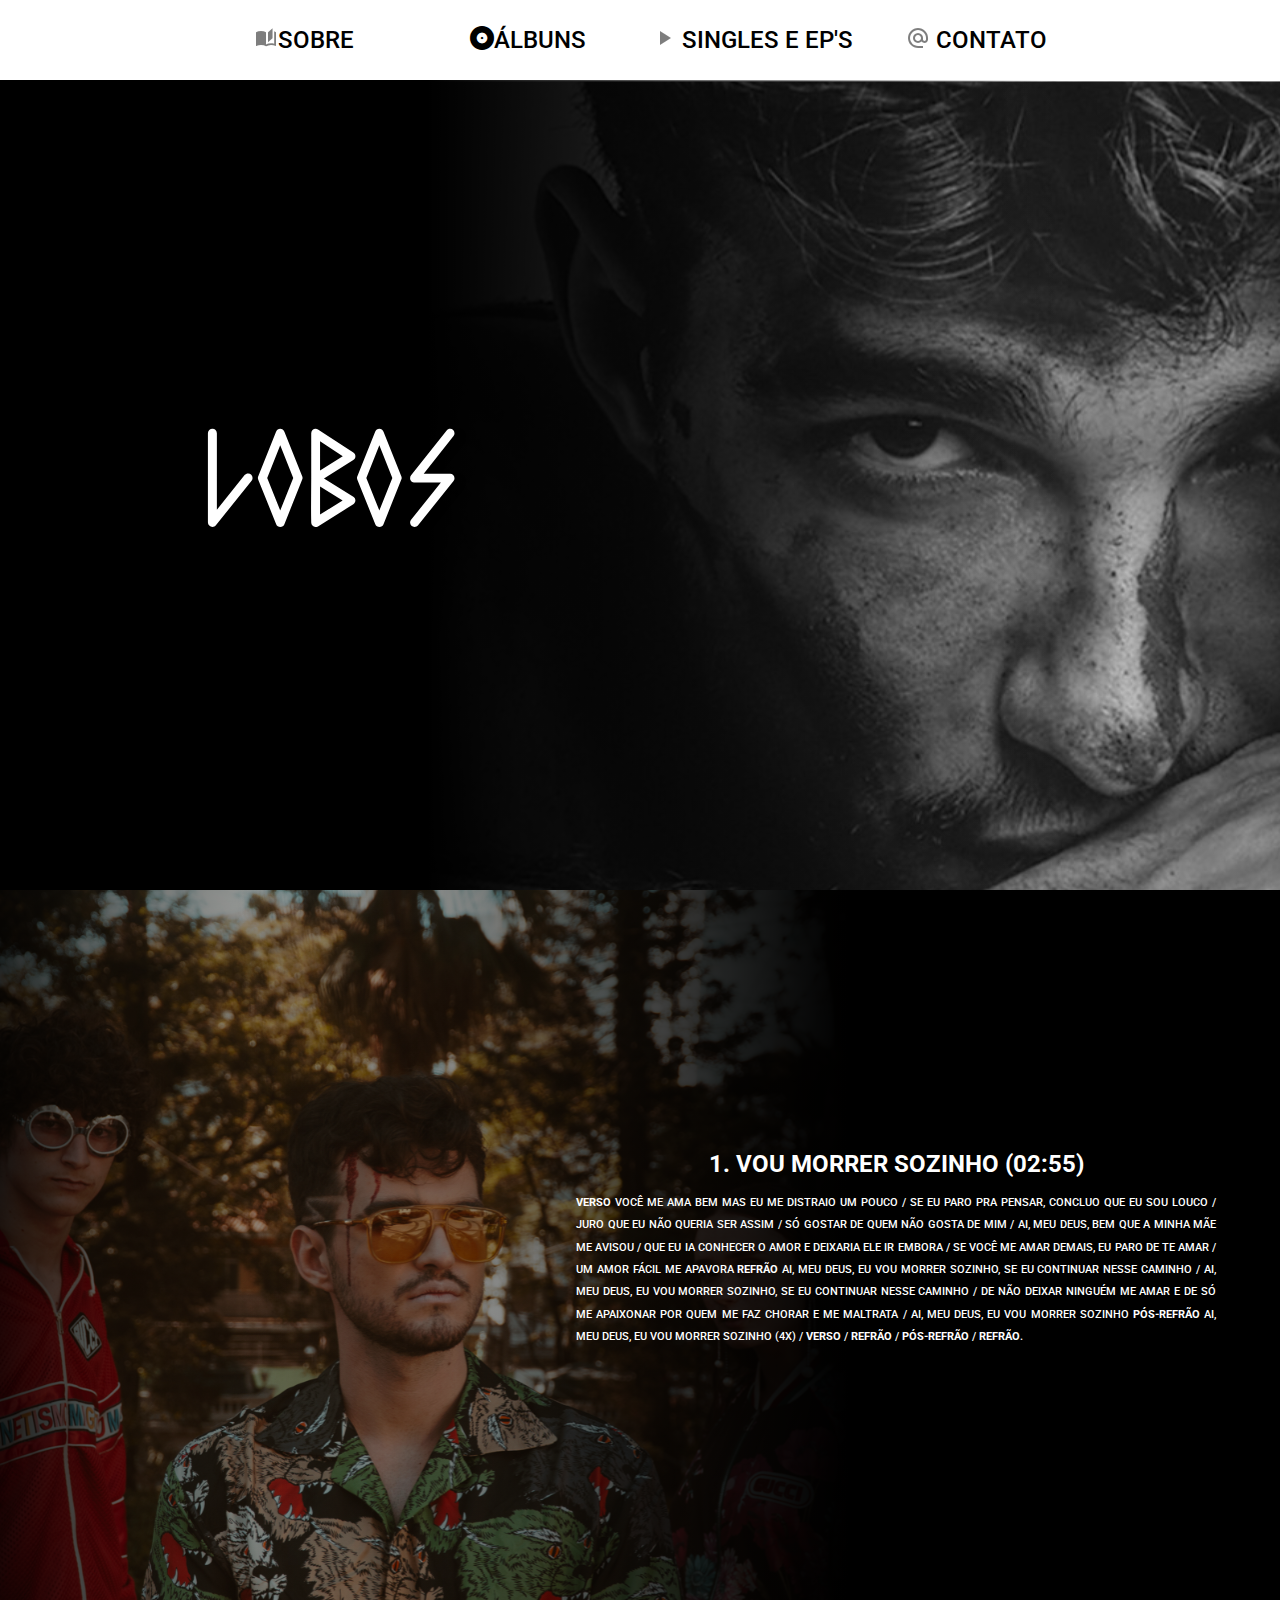
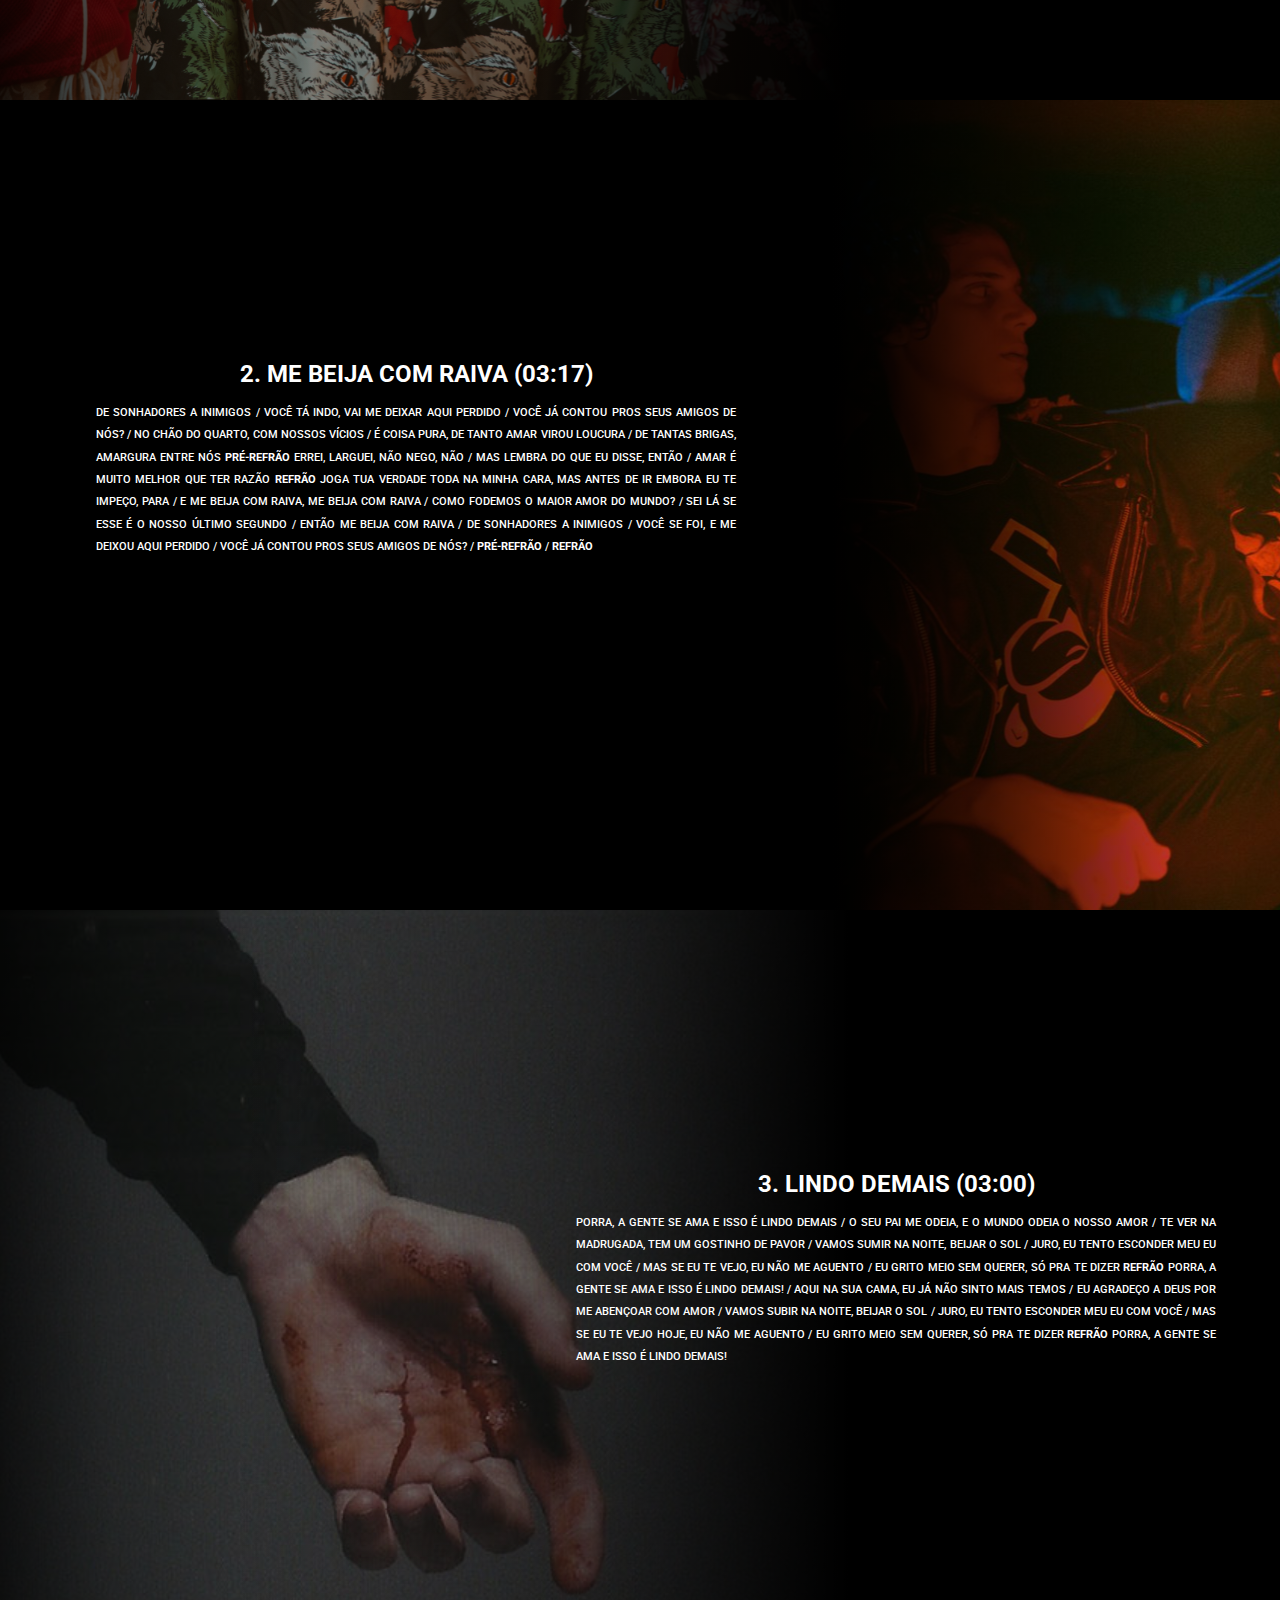
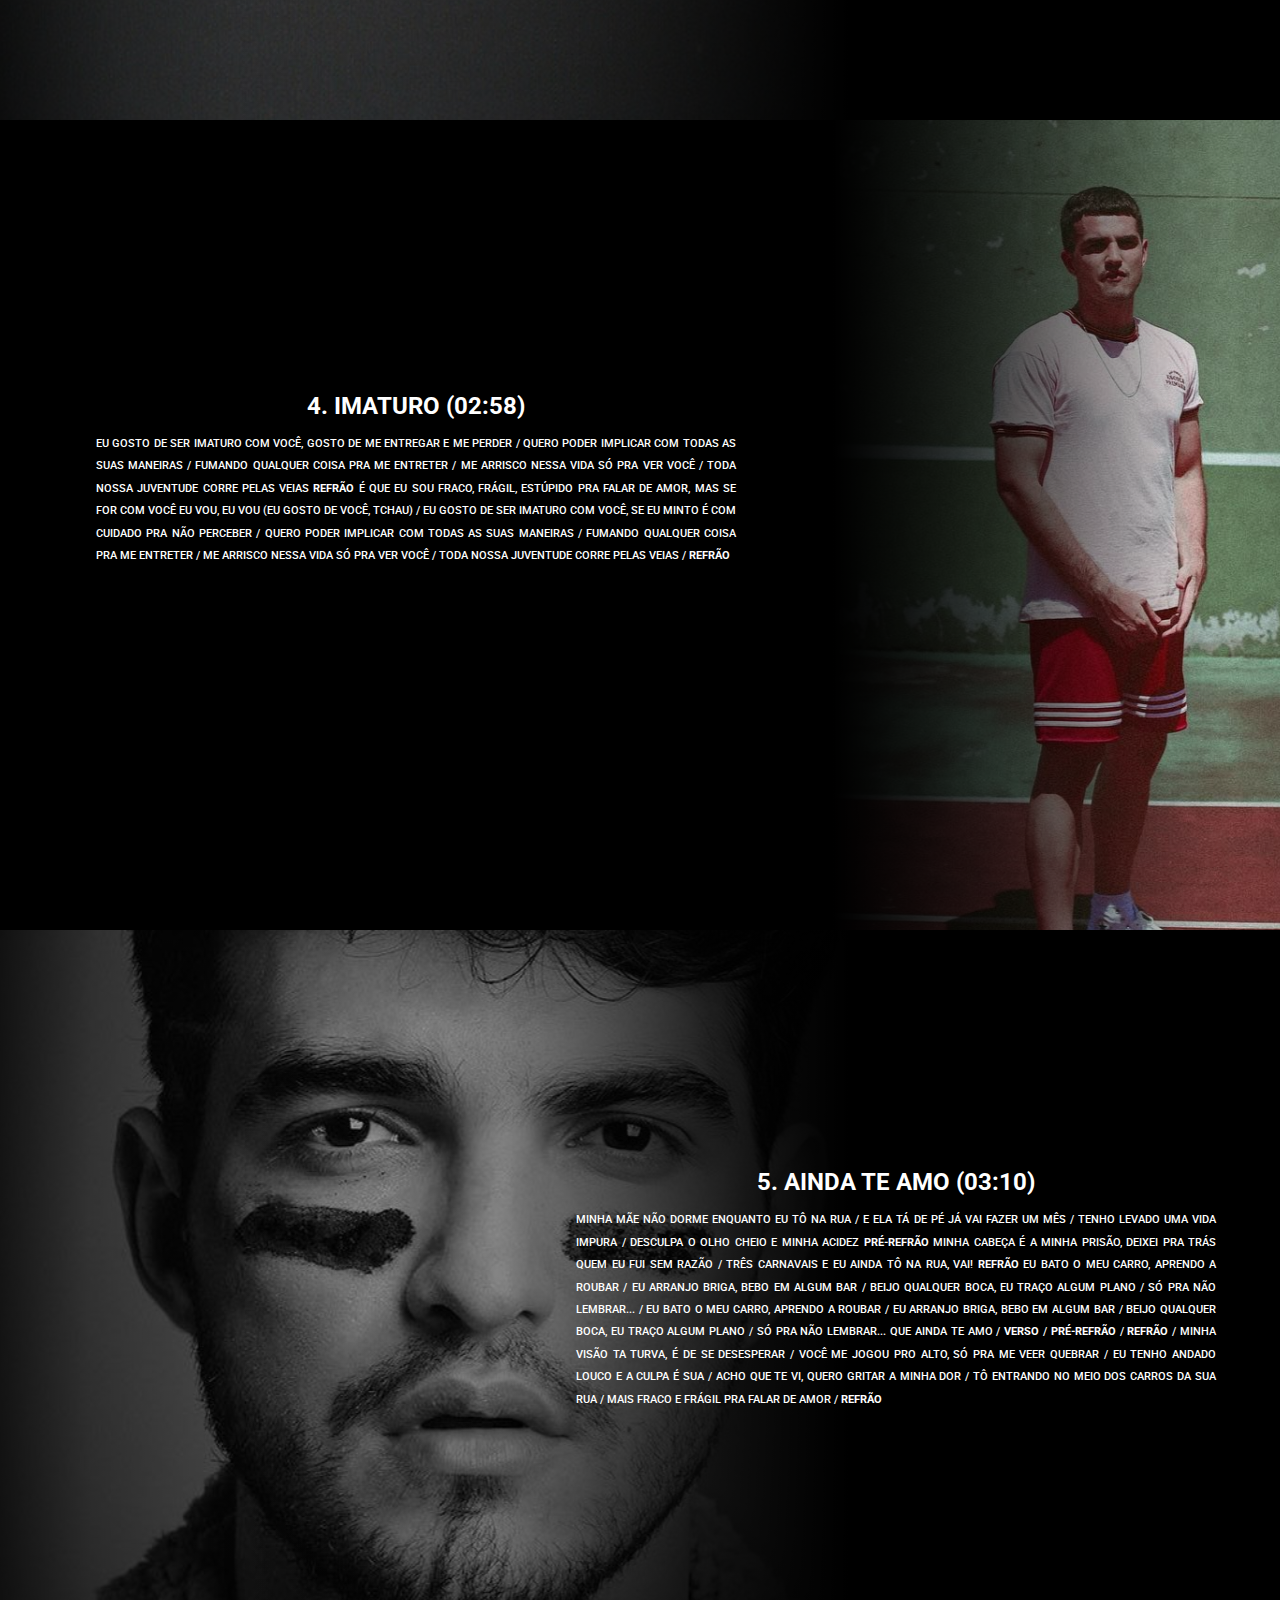
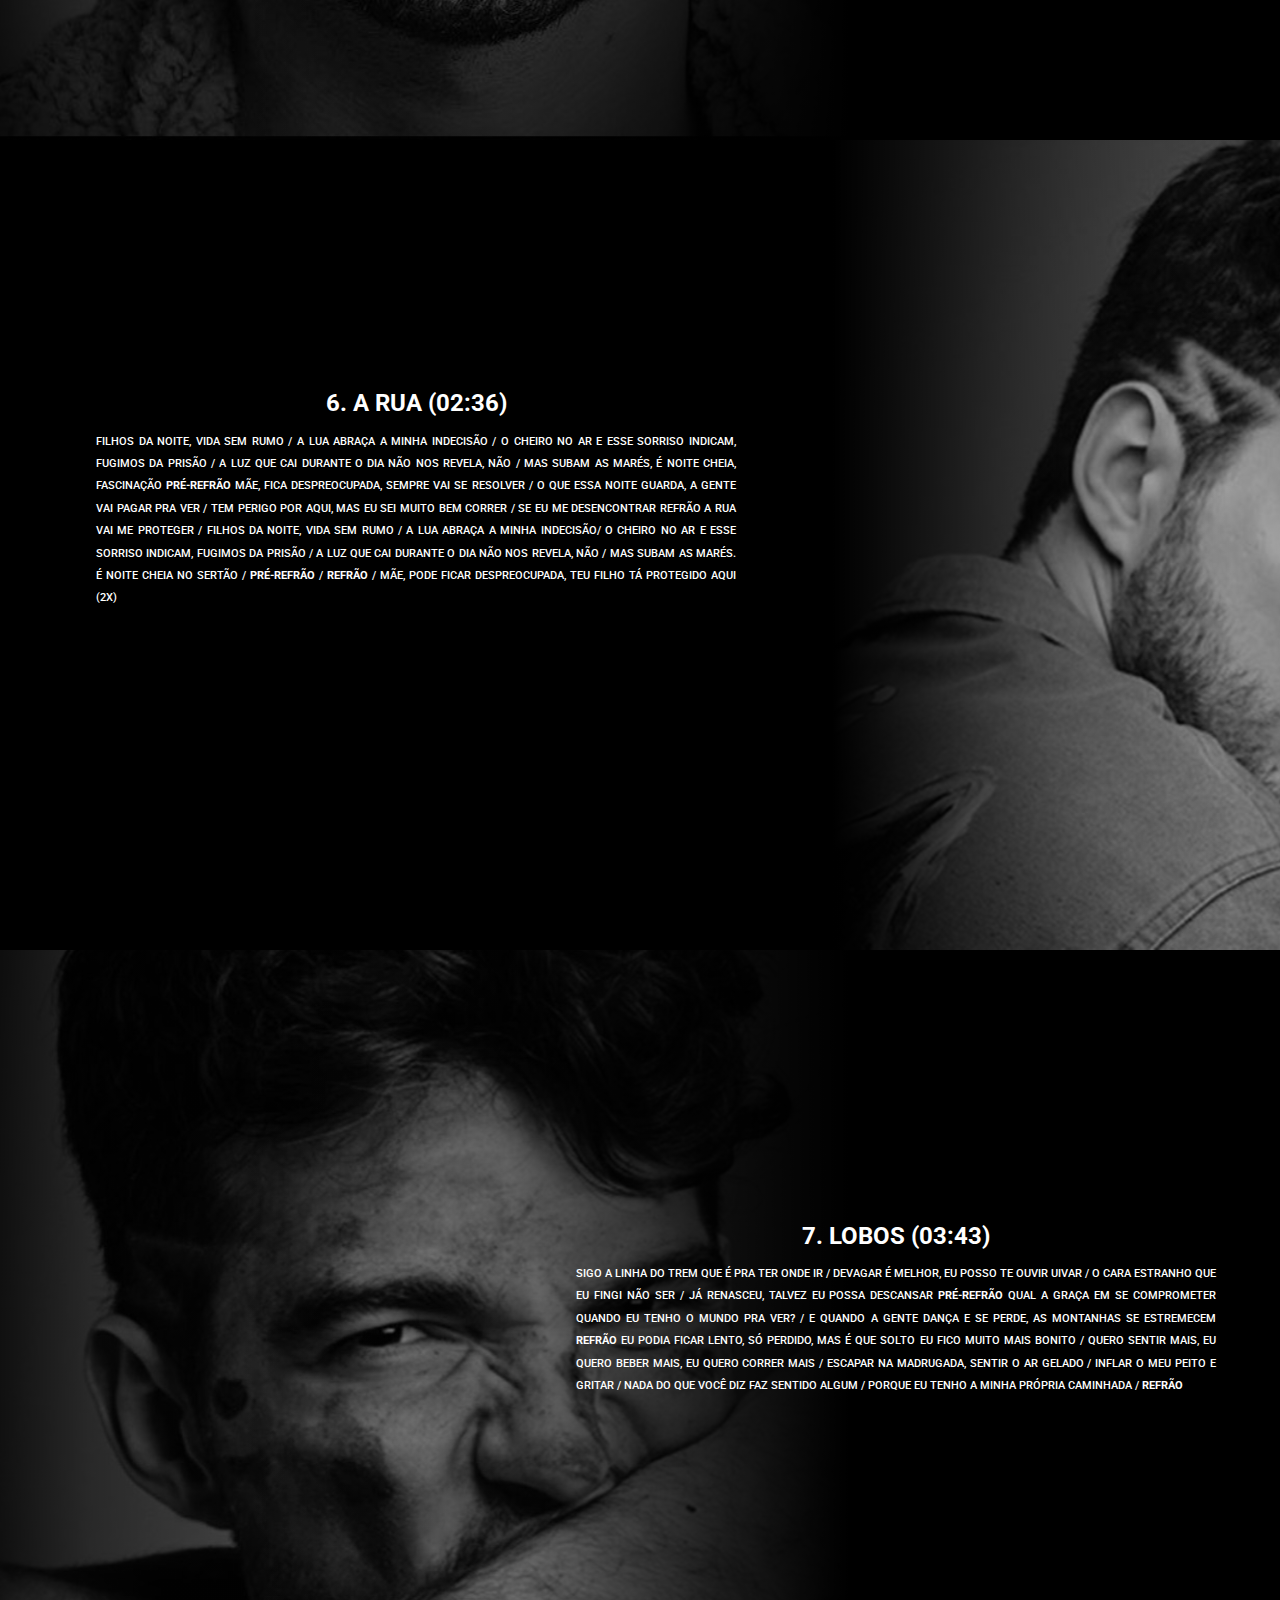
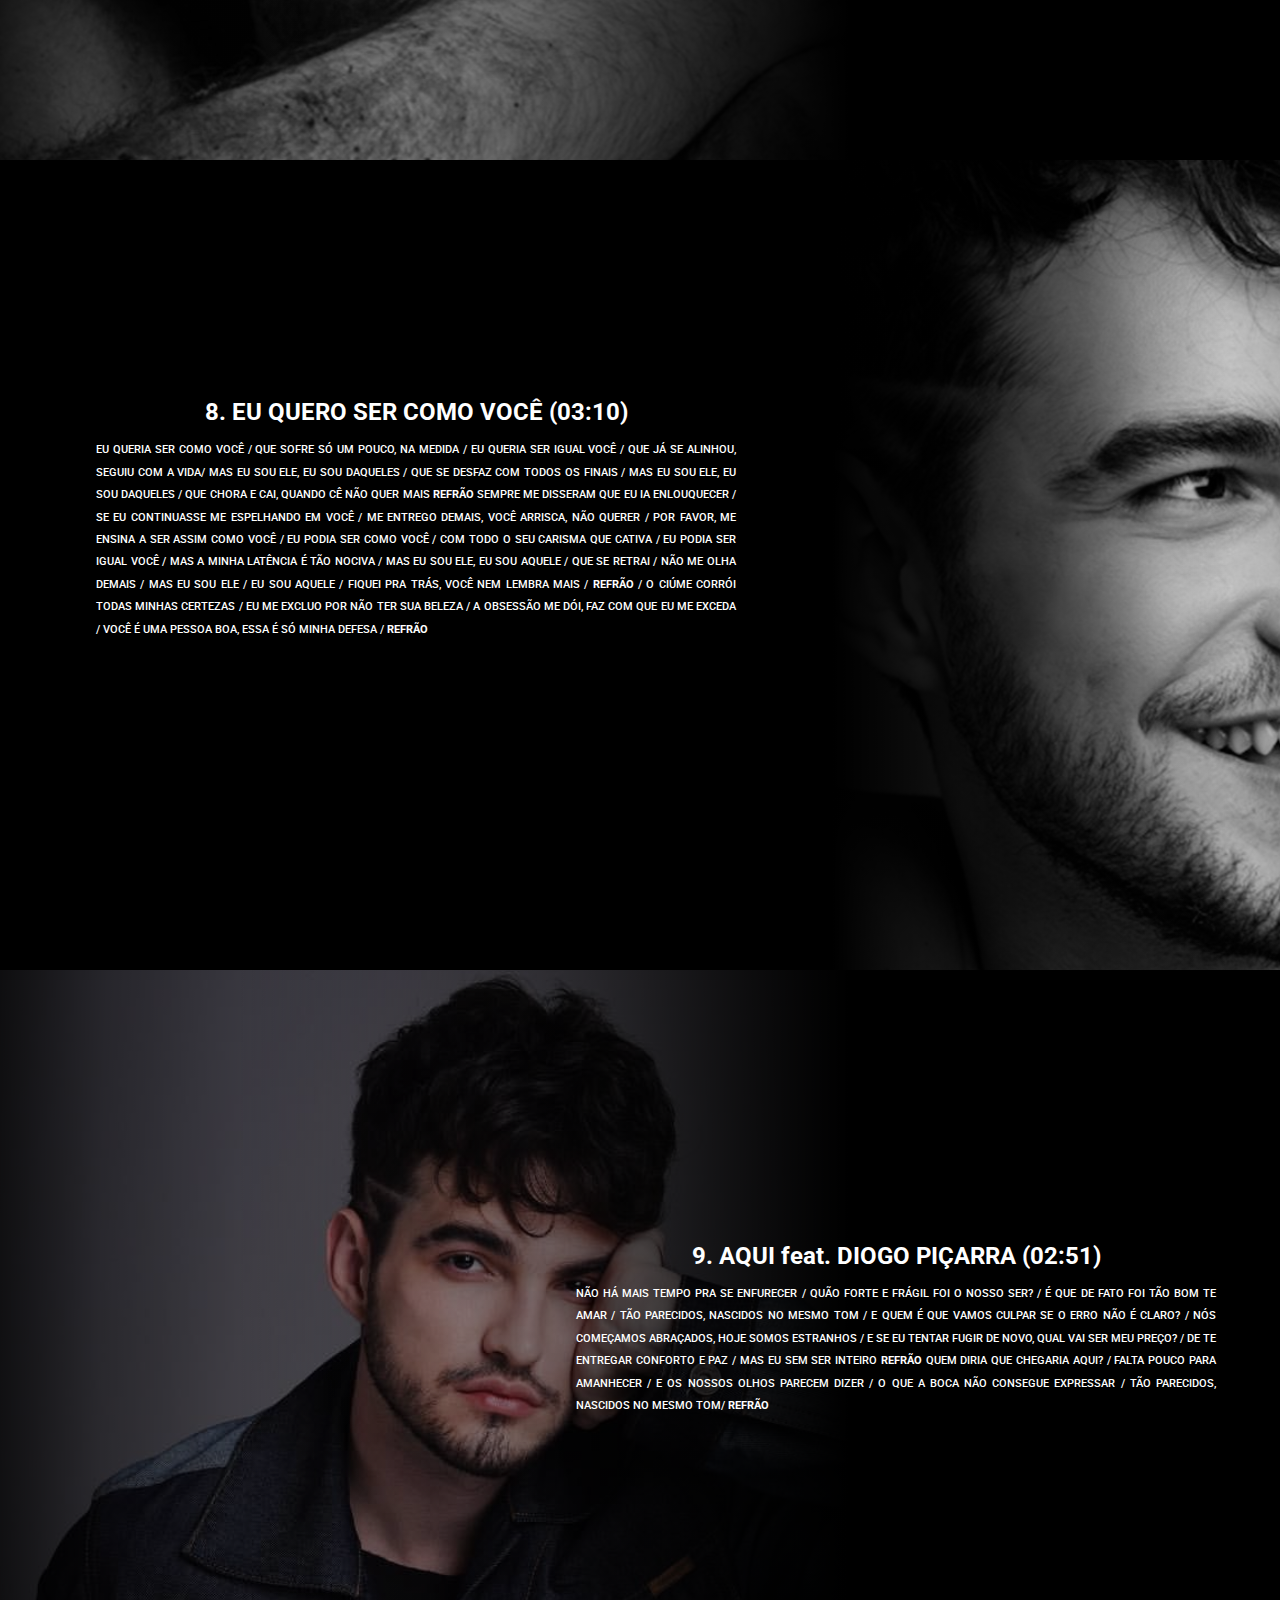
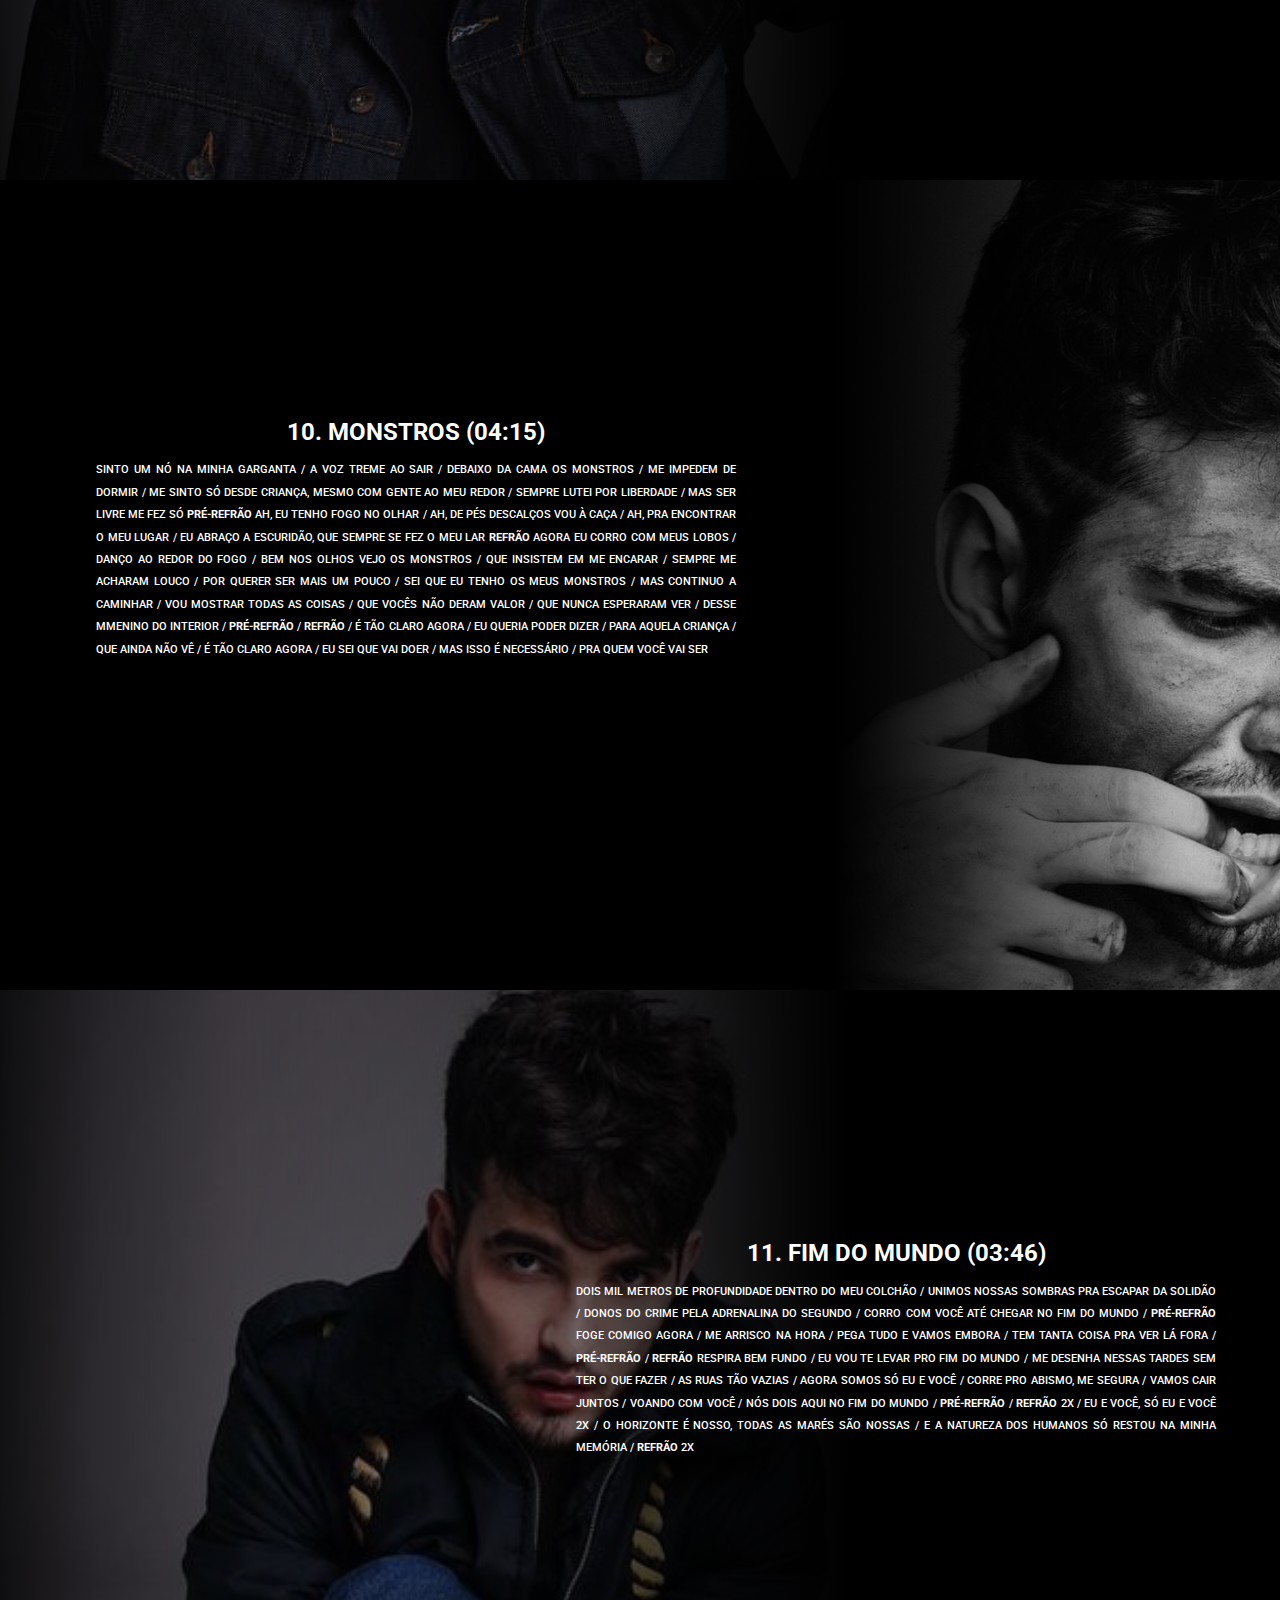
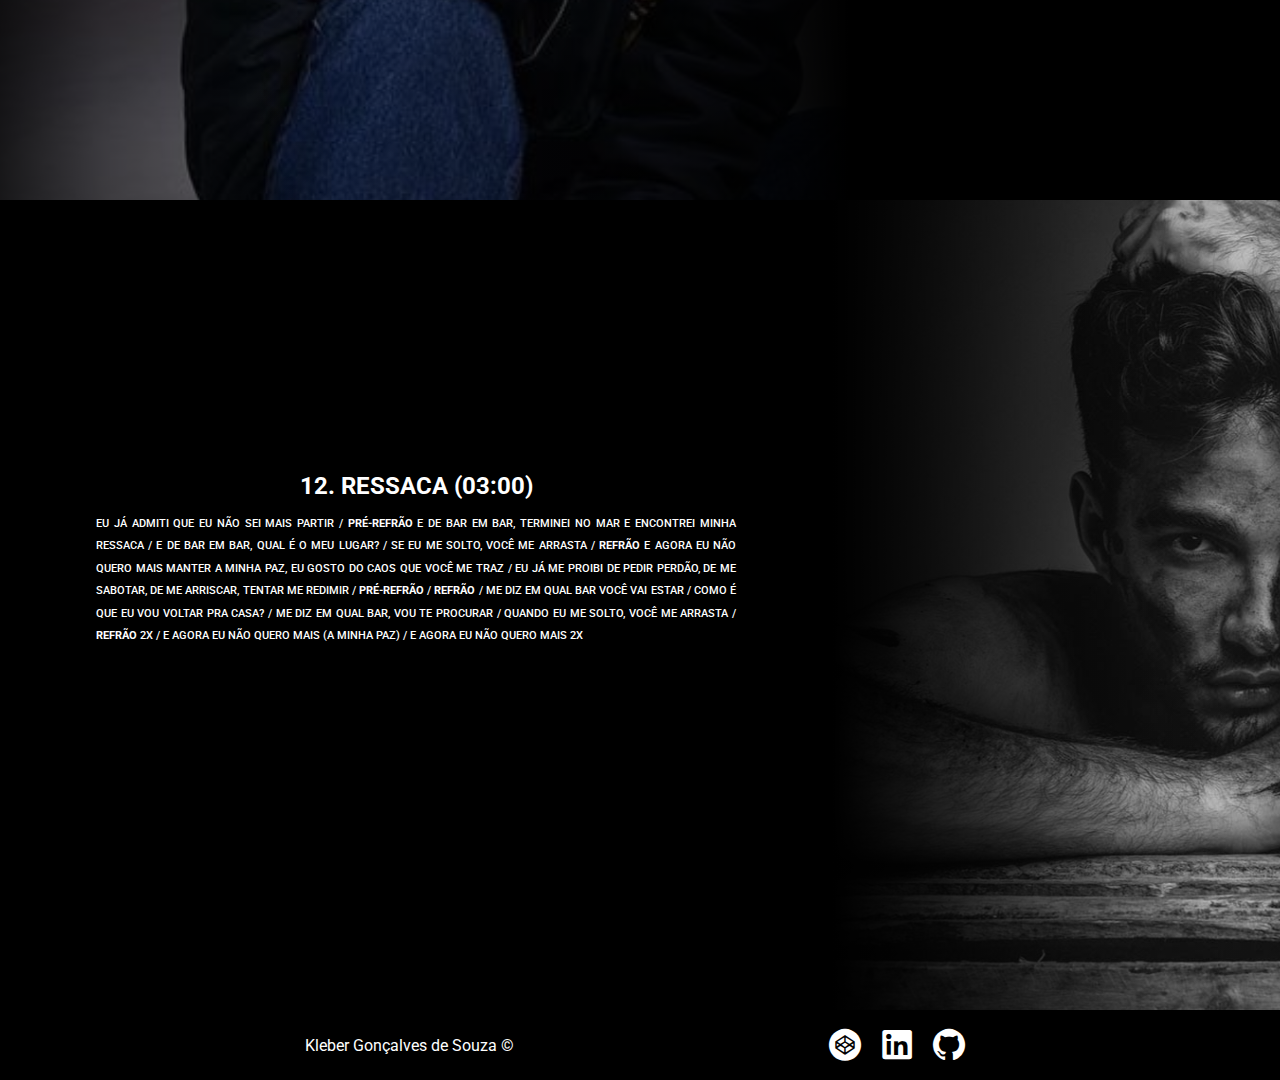
<file: Projeto-Jao/lobos.html>
<!DOCTYPE html>
<html lang="pt-br">

<head>
    <meta charset="UTF-8">
    <meta http-equiv="X-UA-Compatible" content="IE=edge">
    <meta name="viewport" content="width=device-width, initial-scale=1.0">
    <meta name="author" content="Kleber Gonçalves de Souza">

    <link rel="stylesheet" href="assets/Nova pasta/style.css">
    <link rel="stylesheet" href="style.css">
    <link rel="stylesheet" href="stylePaginas.css">
    <title>Jão</title>
    <link rel="preconnect" href="https://fonts.googleapis.com">
    <link rel="preconnect" href="https://fonts.gstatic.com" crossorigin>
    <link href="https://fonts.googleapis.com/css2?family=Roboto:wght@300;500;700&display=swap" rel="stylesheet">
</head>

<body>
    <header>
        <input type="checkbox" id="bt_menu">
        <label for="bt_menu">&#9776;</label>

        <nav id="idHeader">
            <ul>
                <li><a href="index.html">
                        <i class="icon-book-open-page-variant_24px-1" style="opacity: 0.5;"></i>SOBRE</a></li>
                <li><a href="#"><i class="icon-album_24px"></i>ÁLBUNS</a>
                    <ul>
                        <li><a href="lobos.html">LOBOS</a></li>
                        <li><a href="anti_heroi.html">ANTI-HERÓI</a></li>
                    </ul>
                </li>
                <li><a href="#">
                        <i class="icon-play_arrow_24px-1" style="opacity: 0.5;"></i>
                        SINGLES E EP'S
                    </a>
                    <ul>
                        <li><a href="primeiro_acustico.html">PRIMEIRO ACÚSTICO</a></li>
                        <li><a href="singles.html">SINGLES</a></li>
                    </ul>
                </li>
                <li><a href="contato.html">
                        <i class="icon-alternate_email_24px" style="opacity: 0.5;"></i>
                        CONTATO
                    </a></li>
            </ul>
        </nav>
    </header>

    <main id="mainDisco">
        <header>
            <div class="lTitulo" id="Titulo">
                <img src="mobile_bckd/LOBOS/HEADER.jpg" class="imagensmobile" />
                <h2><img src="titulos/LOBOS.svg" /></h2>
            </div>
        </header>

        <!-- FAIXAS DO ÁLBUM ================== -->

        <!-- VOU MORRER SOZINHO -->
        <div class="lFaixa1">
            <section class="FaixaImpar">
                <img src="mobile_bckd/LOBOS/SECTION1.jpg" class="imagensmobile" />
                <!-- TÍTULO -->
                <h3>1. VOU MORRER SOZINHO (02:55)</h3>
                <!-- LETRA DA MÚSICA -- VOU MORRER SOZINHO -->
                <article>
                    <p>
                        <strong>VERSO</strong> VOCÊ ME AMA BEM MAS EU ME DISTRAIO UM POUCO / SE EU PARO PRA PENSAR,
                        CONCLUO QUE EU SOU
                        LOUCO
                        / JURO QUE EU NÃO QUERIA SER ASSIM / SÓ GOSTAR DE QUEM NÃO GOSTA DE MIM / AI, MEU DEUS, BEM QUE
                        A
                        MINHA MÃE ME AVISOU / QUE EU IA CONHECER O AMOR E DEIXARIA ELE IR EMBORA / SE VOCÊ ME AMAR
                        DEMAIS,
                        EU PARO DE TE AMAR / UM AMOR FÁCIL ME APAVORA <strong>REFRÃO</strong> AI, MEU DEUS, EU VOU
                        MORRER SOZINHO, SE EU
                        CONTINUAR NESSE CAMINHO / AI, MEU DEUS, EU VOU MORRER SOZINHO, SE EU CONTINUAR NESSE CAMINHO /
                        DE
                        NÃO DEIXAR NINGUÉM ME AMAR E DE SÓ ME APAIXONAR POR QUEM ME FAZ CHORAR E ME MALTRATA / AI, MEU
                        DEUS,
                        EU VOU MORRER SOZINHO <strong>PÓS-REFRÃO</strong> AI, MEU DEUS, EU VOU MORRER SOZINHO (4X) /
                        <strong>VERSO</strong> /
                        <strong>REFRÃO</strong> /
                        <strong>PÓS-REFRÃO</strong> / <strong>REFRÃO</strong>.

                    </p>
                </article>
                <!-- SPOTIFY -->
                <iframe src="https://open.spotify.com/embed/track/3m3wzsCGKd8lD3D5RQXCuk?theme=0" frameBorder="0"
                    allowtransparency="true" allow="encrypted-media"></iframe>
            </section>
        </div>

        <!-- ME BEIJA COM RAIVA -->
        <div class="lFaixa2">
            <section class="FaixaPar">
                <img src="mobile_bckd/LOBOS/SECTION2.jpg" class="imagensmobile" />
                <!-- TÍTULO -->
                <h3>2. ME BEIJA COM RAIVA (03:17)</h3>
                <!-- LETRA DA MÚSICA -- ME BEIJA COM RAIVA -->
                <article>
                    <p>
                        DE SONHADORES A INIMIGOS / VOCÊ TÁ INDO, VAI ME DEIXAR AQUI PERDIDO / VOCÊ JÁ CONTOU PROS SEUS
                        AMIGOS DE NÓS? / NO CHÃO DO QUARTO, COM NOSSOS VÍCIOS / É COISA PURA, DE TANTO AMAR VIROU
                        LOUCURA /
                        DE TANTAS BRIGAS, AMARGURA ENTRE NÓS <strong>PRÉ-REFRÃO</strong> ERREI, LARGUEI, NÃO NEGO, NÃO /
                        MAS LEMBRA DO
                        QUE EU
                        DISSE, ENTÃO / AMAR É MUITO MELHOR QUE TER RAZÃO <strong>REFRÃO</strong> JOGA TUA VERDADE TODA
                        NA MINHA CARA, MAS
                        ANTES DE IR EMBORA EU TE IMPEÇO, PARA / E ME BEIJA COM RAIVA, ME BEIJA COM RAIVA / COMO FODEMOS
                        O
                        MAIOR AMOR DO MUNDO? / SEI LÁ SE ESSE É O NOSSO ÚLTIMO SEGUNDO / ENTÃO ME BEIJA COM RAIVA / DE
                        SONHADORES A INIMIGOS / VOCÊ SE FOI, E ME DEIXOU AQUI PERDIDO / VOCÊ JÁ CONTOU PROS SEUS AMIGOS
                        DE
                        NÓS? / <strong>PRÉ-REFRÃO</strong> / <strong>REFRÃO</strong>
                    </p>
                </article>
                <!-- SPOTIFY -->
                <iframe src="https://open.spotify.com/embed/track/1Sfy6ZDSpQIrBFmYCUITyd?theme=0" frameBorder="0"
                    allowtransparency="true" allow="encrypted-media"></iframe>
            </section>
        </div>

        <!-- LINDO DEMAIS -->
        <div class="lFaixa3">
            <section class="FaixaImpar">
                <img src="mobile_bckd/LOBOS/SECTION3.jpg" class="imagensmobile" />
                <!-- TÍTULO -->
                <h3>3. LINDO DEMAIS (03:00)</h3>
                <!-- LETRA DA MÚSICA -- LINDO DEMAIS -->
                <article>
                    <p>
                        PORRA, A GENTE SE AMA E ISSO É LINDO DEMAIS / O SEU PAI ME ODEIA, E O MUNDO ODEIA O NOSSO AMOR /
                        TE
                        VER NA MADRUGADA, TEM UM GOSTINHO DE PAVOR / VAMOS SUMIR NA NOITE, BEIJAR O SOL / JURO, EU TENTO
                        ESCONDER MEU EU COM VOCÊ / MAS SE EU TE VEJO, EU NÃO ME AGUENTO / EU GRITO MEIO SEM QUERER, SÓ
                        PRA
                        TE DIZER <strong>REFRÃO</strong> PORRA, A GENTE SE AMA E ISSO É LINDO DEMAIS! / AQUI NA SUA
                        CAMA, EU JÁ NÃO SINTO
                        MAIS TEMOS / EU AGRADEÇO A DEUS POR ME ABENÇOAR COM AMOR / VAMOS SUBIR NA NOITE, BEIJAR O SOL /
                        JURO, EU TENTO ESCONDER MEU EU COM VOCÊ / MAS SE EU TE VEJO HOJE, EU NÃO ME AGUENTO / EU GRITO
                        MEIO
                        SEM QUERER, SÓ PRA TE DIZER <strong>REFRÃO</strong> PORRA, A GENTE SE AMA E ISSO É LINDO DEMAIS!
                    </p>
                </article>
                <!-- SPOTIFY -->
                <iframe src="https://open.spotify.com/embed/track/7rU5yT8o2EtSgcaQNM65l4?theme=0" frameBorder="0"
                    allowtransparency="true" allow="encrypted-media"></iframe>
            </section>
        </div>

        <!-- IMATURO -->
        <div class="lFaixa4">
            <section class="FaixaPar">
                <img src="mobile_bckd/LOBOS/SECTION4.jpg" class="imagensmobile" />
                <!-- TÍTULO -->
                <h3>4. IMATURO (02:58)</h3>
                <!-- LETRA DA MÚSICA -- IMATURO -->
                <article>
                    <p>
                        EU GOSTO DE SER IMATURO COM VOCÊ, GOSTO DE ME ENTREGAR E ME PERDER / QUERO PODER IMPLICAR COM
                        TODAS
                        AS SUAS MANEIRAS / FUMANDO QUALQUER COISA PRA ME ENTRETER / ME ARRISCO NESSA VIDA SÓ PRA VER
                        VOCÊ /
                        TODA NOSSA JUVENTUDE CORRE PELAS VEIAS <strong>REFRÃO</strong> É QUE EU SOU FRACO, FRÁGIL,
                        ESTÚPIDO PRA FALAR DE
                        AMOR, MAS SE FOR COM VOCÊ EU VOU, EU VOU (EU GOSTO DE VOCÊ, TCHAU) / EU GOSTO DE SER IMATURO COM
                        VOCÊ, SE EU MINTO É COM CUIDADO PRA NÃO PERCEBER / QUERO PODER IMPLICAR COM TODAS AS SUAS
                        MANEIRAS /
                        FUMANDO QUALQUER COISA PRA ME ENTRETER / ME ARRISCO NESSA VIDA SÓ PRA VER VOCÊ / TODA NOSSA
                        JUVENTUDE CORRE PELAS VEIAS / <strong>REFRÃO</strong>
                    </p>
                </article>
                <!-- SPOTIFY -->
                <iframe src="https://open.spotify.com/embed/track/6jDk0hffAiqxBsMFVyblnu?theme=0" frameBorder="0"
                    allowtransparency="true" allow="encrypted-media"></iframe>
            </section>
        </div>

        <!-- AINDA TE AMO -->
        <div class="lFaixa5">
            <section class="FaixaImpar">
                <img src="mobile_bckd/LOBOS/SECTION5.jpg" class="imagensmobile" />
                <!-- TÍTULO -->
                <h3>5. AINDA TE AMO (03:10)</h3>
                <!-- LETRA DA MÚSICA -- AINDA TE AMO -->
                <article>
                    <p>
                        MINHA MÃE NÃO DORME ENQUANTO EU TÔ NA RUA / E ELA TÁ DE PÉ JÁ VAI FAZER UM MÊS / TENHO LEVADO
                        UMA
                        VIDA IMPURA / DESCULPA O OLHO CHEIO E MINHA ACIDEZ <strong>PRÉ-REFRÃO</strong> MINHA CABEÇA É A
                        MINHA PRISÃO,
                        DEIXEI
                        PRA TRÁS QUEM EU FUI SEM RAZÃO / TRÊS CARNAVAIS E EU AINDA TÔ NA RUA, VAI!
                        <strong>REFRÃO</strong> EU BATO O MEU
                        CARRO, APRENDO A ROUBAR / EU ARRANJO BRIGA, BEBO EM ALGUM BAR / BEIJO QUALQUER BOCA, EU TRAÇO
                        ALGUM
                        PLANO / SÓ PRA NÃO LEMBRAR... / EU BATO O MEU CARRO, APRENDO A ROUBAR / EU ARRANJO BRIGA, BEBO
                        EM
                        ALGUM BAR / BEIJO QUALQUER BOCA, EU TRAÇO ALGUM PLANO / SÓ PRA NÃO LEMBRAR... QUE AINDA TE AMO /
                        <strong>VERSO</strong> / <strong>PRÉ-REFRÃO</strong> / <strong>REFRÃO</strong> / MINHA VISÃO TA
                        TURVA, É DE SE
                        DESESPERAR / VOCÊ ME JOGOU PRO ALTO,
                        SÓ
                        PRA ME VEER QUEBRAR / EU TENHO ANDADO LOUCO E A CULPA É SUA / ACHO QUE TE VI, QUERO GRITAR A
                        MINHA
                        DOR / TÔ ENTRANDO NO MEIO DOS CARROS DA SUA RUA / MAIS FRACO E FRÁGIL PRA FALAR DE AMOR /
                        <strong>REFRÃO</strong>

                    </p>
                </article>
                <!-- SPOTIFY -->
                <iframe src="https://open.spotify.com/embed/track/3fFjsVA7DgQ5HdpGIKrJuD?theme=0" frameBorder="0"
                    allowtransparency="true" allow="encrypted-media"></iframe>
            </section>
        </div>

        <!-- A RUA -->
        <div class="lFaixa6">
            <section class="FaixaPar">
                <img src="mobile_bckd/LOBOS/SECTION6.jpg" class="imagensmobile" />
                <!-- TÍTULO -->
                <h3>6. A RUA (02:36)</h3>
                <!-- LETRA DA MÚSICA -- A RUA -->
                <article>
                    <p>
                        FILHOS DA NOITE, VIDA SEM RUMO / A LUA ABRAÇA A MINHA INDECISÃO / O CHEIRO NO AR E ESSE SORRISO
                        INDICAM, FUGIMOS DA PRISÃO / A LUZ QUE CAI DURANTE O DIA NÃO NOS REVELA, NÃO / MAS SUBAM AS
                        MARÉS, É
                        NOITE CHEIA, FASCINAÇÃO <strong>PRÉ-REFRÃO</strong> MÃE, FICA DESPREOCUPADA, SEMPRE VAI SE
                        RESOLVER / O QUE ESSA
                        NOITE GUARDA, A GENTE VAI PAGAR PRA VER / TEM PERIGO POR AQUI, MAS EU SEI MUITO BEM CORRER / SE
                        EU
                        ME DESENCONTRAR REFRÃO A RUA VAI ME PROTEGER / FILHOS DA NOITE, VIDA SEM RUMO / A LUA ABRAÇA A
                        MINHA
                        INDECISÃO/ O CHEIRO NO AR E ESSE SORRISO INDICAM, FUGIMOS DA PRISÃO / A LUZ QUE CAI DURANTE O
                        DIA
                        NÃO NOS REVELA, NÃO / MAS SUBAM AS MARÉS. É NOITE CHEIA NO SERTÃO / <strong>PRÉ-REFRÃO</strong>
                        / <strong>REFRÃO</strong> / MÃE,
                        PODE
                        FICAR DESPREOCUPADA, TEU FILHO TÁ PROTEGIDO AQUI (2X)
                    </p>
                </article>
                <!-- SPOTIFY -->
                <iframe src="https://open.spotify.com/embed/track/3GDRoXYzHlkLdsSxPd9LMI?theme=0" frameBorder="0"
                    allowtransparency="true" allow="encrypted-media"></iframe>
            </section>
        </div>

        <!-- LOBOS -->
        <div class="lFaixa7">
            <section class="FaixaImpar">
                <img src="mobile_bckd/LOBOS/SECTION7.jpg" class="imagensmobile" />
                <!-- TÍTULO -->
                <h3>7. LOBOS (03:43)</h3>
                <!-- LETRA DA MÚSICA -- LOBOS -->
                <article>
                    <p>
                        SIGO A LINHA DO TREM QUE É PRA TER ONDE IR / DEVAGAR É MELHOR, EU POSSO TE OUVIR UIVAR / O CARA
                        ESTRANHO QUE EU FINGI NÃO SER / JÁ RENASCEU, TALVEZ EU POSSA DESCANSAR
                        <strong>PRÉ-REFRÃO</strong> QUAL A GRAÇA
                        EM SE
                        COMPROMETER QUANDO EU TENHO O MUNDO PRA VER? / E QUANDO A GENTE DANÇA E SE PERDE, AS MONTANHAS
                        SE
                        ESTREMECEM <strong>REFRÃO</strong> EU PODIA FICAR LENTO, SÓ PERDIDO, MAS É QUE SOLTO EU FICO
                        MUITO MAIS BONITO /
                        QUERO SENTIR MAIS, EU QUERO BEBER MAIS, EU QUERO CORRER MAIS / ESCAPAR NA MADRUGADA, SENTIR O AR
                        GELADO / INFLAR O MEU PEITO E GRITAR / NADA DO QUE VOCÊ DIZ FAZ SENTIDO ALGUM / PORQUE EU TENHO
                        A
                        MINHA PRÓPRIA CAMINHADA / <strong>REFRÃO</strong>

                    </p>
                </article>
                <!-- SPOTIFY -->
                <iframe src="https://open.spotify.com/embed/track/41eJsQHAINvr6ljskfJZku?theme=0" frameBorder="0"
                    allowtransparency="true" allow="encrypted-media"></iframe>
            </section>
        </div>

        <!-- EU QUERO SER COMO VOCÊ -->
        <div class="lFaixa8">
            <section class="FaixaPar">
                <img src="mobile_bckd/LOBOS/SECTION8.jpg" class="imagensmobile" />
                <!-- TÍTULO -->
                <h3>8. EU QUERO SER COMO VOCÊ (03:10)</h3>
                <!-- LETRA DA MÚSICA -- EU QUERO SER COMO VOCÊ -->
                <article>
                    <p>
                        EU QUERIA SER COMO VOCÊ / QUE SOFRE SÓ UM POUCO, NA MEDIDA / EU QUERIA SER IGUAL VOCÊ / QUE JÁ
                        SE
                        ALINHOU, SEGUIU COM A VIDA/ MAS EU SOU ELE, EU SOU DAQUELES / QUE SE DESFAZ COM TODOS OS FINAIS
                        /
                        MAS EU SOU ELE, EU SOU DAQUELES / QUE CHORA E CAI, QUANDO CÊ NÃO QUER MAIS
                        <strong>REFRÃO</strong> SEMPRE ME
                        DISSERAM
                        QUE EU IA ENLOUQUECER / SE EU CONTINUASSE ME ESPELHANDO EM VOCÊ / ME ENTREGO DEMAIS, VOCÊ
                        ARRISCA,
                        NÃO QUERER / POR FAVOR, ME ENSINA A SER ASSIM COMO VOCÊ / EU PODIA SER COMO VOCÊ / COM TODO O
                        SEU
                        CARISMA QUE CATIVA / EU PODIA SER IGUAL VOCÊ / MAS A MINHA LATÊNCIA É TÃO NOCIVA / MAS EU SOU
                        ELE,
                        EU SOU AQUELE / QUE SE RETRAI / NÃO ME OLHA DEMAIS / MAS EU SOU ELE / EU SOU AQUELE / FIQUEI PRA
                        TRÁS, VOCÊ NEM LEMBRA MAIS / <strong>REFRÃO</strong> / O CIÚME CORRÓI TODAS MINHAS CERTEZAS / EU
                        ME EXCLUO POR
                        NÃO
                        TER SUA BELEZA / A OBSESSÃO ME DÓI, FAZ COM QUE EU ME EXCEDA / VOCÊ É UMA PESSOA BOA, ESSA É SÓ
                        MINHA DEFESA / <strong>REFRÃO</strong>
                    </p>
                </article>
                <!-- SPOTIFY -->
                <iframe src="https://open.spotify.com/embed/track/3bBHM8DtSNiqfOTux1JKTW?theme=0" frameBorder="0"
                    allowtransparency="true" allow="encrypted-media"></iframe>
            </section>
        </div>

        <!-- AQUI -->
        <div class="lFaixa9">
            <section class="FaixaImpar">
                <img src="mobile_bckd/LOBOS/SECTION9.jpg" class="imagensmobile" />
                <!-- TÍTULO -->
                <h3>9. AQUI feat. DIOGO PIÇARRA (02:51)</h3>
                <!-- LETRA DA MÚSICA -- AQUI -->
                <article>
                    <p>
                        NÃO HÁ MAIS TEMPO PRA SE ENFURECER / QUÃO FORTE E FRÁGIL FOI O NOSSO SER? / É QUE DE FATO FOI
                        TÃO
                        BOM TE AMAR / TÃO PARECIDOS, NASCIDOS NO MESMO TOM / E QUEM É QUE VAMOS CULPAR SE O ERRO NÃO É
                        CLARO? / NÓS COMEÇAMOS ABRAÇADOS, HOJE SOMOS ESTRANHOS / E SE EU TENTAR FUGIR DE NOVO, QUAL VAI
                        SER
                        MEU PREÇO? / DE TE ENTREGAR CONFORTO E PAZ / MAS EU SEM SER INTEIRO <strong>REFRÃO</strong> QUEM
                        DIRIA QUE
                        CHEGARIA
                        AQUI? / FALTA POUCO PARA AMANHECER / E OS NOSSOS OLHOS PARECEM DIZER / O QUE A BOCA NÃO CONSEGUE
                        EXPRESSAR / TÃO PARECIDOS, NASCIDOS NO MESMO TOM/ <strong>REFRÃO</strong>

                    </p>
                </article>
                <!-- SPOTIFY -->
                <iframe src="https://open.spotify.com/embed/track/57RYGRbsKK8S4GyUx8qdcw?theme=0" frameBorder="0"
                    allowtransparency="true" allow="encrypted-media"></iframe>
            </section>
        </div>

        <!-- MONSTROS -->
        <div class="lFaixa10">
            <section class="FaixaPar">
                <img src="mobile_bckd/LOBOS/SECTION10.jpg" class="imagensmobile" />
                <!-- TÍTULO -->
                <h3>10. MONSTROS (04:15)</h3>
                <!-- LETRA DA MÚSICA -- MONSTROS -->
                <article>
                    <p>
                        SINTO UM NÓ NA MINHA GARGANTA / A VOZ TREME AO SAIR / DEBAIXO DA CAMA OS MONSTROS / ME IMPEDEM
                        DE
                        DORMIR / ME SINTO SÓ DESDE CRIANÇA, MESMO COM GENTE AO MEU REDOR / SEMPRE LUTEI POR LIBERDADE /
                        MAS
                        SER LIVRE ME FEZ SÓ <strong>PRÉ-REFRÃO</strong> AH, EU TENHO FOGO NO OLHAR / AH, DE PÉS
                        DESCALÇOS VOU À CAÇA /
                        AH,
                        PRA ENCONTRAR O MEU LUGAR / EU ABRAÇO A ESCURIDÃO, QUE SEMPRE SE FEZ O MEU LAR
                        <strong>REFRÃO</strong> AGORA EU
                        CORRO
                        COM MEUS LOBOS / DANÇO AO REDOR DO FOGO / BEM NOS OLHOS VEJO OS MONSTROS / QUE INSISTEM EM ME
                        ENCARAR / SEMPRE ME ACHARAM LOUCO / POR QUERER SER MAIS UM POUCO / SEI QUE EU TENHO OS MEUS
                        MONSTROS
                        / MAS CONTINUO A CAMINHAR / VOU MOSTRAR TODAS AS COISAS / QUE VOCÊS NÃO DERAM VALOR / QUE NUNCA
                        ESPERARAM VER / DESSE MMENINO DO INTERIOR / <strong>PRÉ-REFRÃO</strong> /
                        <strong>REFRÃO</strong> / É TÃO CLARO
                        AGORA / EU QUERIA
                        PODER DIZER / PARA AQUELA CRIANÇA / QUE AINDA NÃO VÊ / É TÃO CLARO AGORA / EU SEI QUE VAI DOER /
                        MAS
                        ISSO É NECESSÁRIO / PRA QUEM VOCÊ VAI SER
                    </p>
                </article>
                <!-- SPOTIFY -->
                <iframe src="https://open.spotify.com/embed/track/6I1vcF7GQi3KKeEIPYORVt?theme=0" frameBorder="0"
                    allowtransparency="true" allow="encrypted-media"></iframe>
            </section>
        </div>

        <!-- FIM DO MUNDO -->
        <div class="lFaixa11">
            <section class="FaixaImpar">
                <img src="mobile_bckd/LOBOS/SECTION11.jpg" class="imagensmobile" />
                <!-- TÍTULO -->
                <h3>11. FIM DO MUNDO (03:46)</h3>
                <!-- LETRA DA MÚSICA -- FIM DO MUNDO -->
                <article>
                    <p>
                        DOIS MIL METROS DE PROFUNDIDADE DENTRO DO MEU COLCHÃO / UNIMOS NOSSAS SOMBRAS PRA ESCAPAR DA
                        SOLIDÃO
                        / DONOS DO CRIME PELA ADRENALINA DO SEGUNDO / CORRO COM VOCÊ ATÉ CHEGAR NO FIM DO MUNDO /
                        <strong>PRÉ-REFRÃO</strong> FOGE COMIGO AGORA / ME ARRISCO NA HORA / PEGA TUDO E VAMOS EMBORA /
                        TEM TANTA COISA
                        PRA
                        VER LÁ FORA / <strong>PRÉ-REFRÃO</strong> / <strong>REFRÃO</strong> RESPIRA BEM FUNDO / EU VOU
                        TE LEVAR PRO FIM
                        DO MUNDO / ME
                        DESENHA
                        NESSAS TARDES SEM TER O QUE FAZER / AS RUAS TÃO VAZIAS / AGORA SOMOS SÓ EU E VOCÊ / CORRE PRO
                        ABISMO, ME SEGURA / VAMOS CAIR JUNTOS / VOANDO COM VOCÊ / NÓS DOIS AQUI NO FIM DO MUNDO /
                        <strong>PRÉ-REFRÃO</strong> / <strong>REFRÃO</strong> 2X / EU E VOCÊ, SÓ EU E VOCÊ 2X / O
                        HORIZONTE É NOSSO,
                        TODAS AS MARÉS SÃO
                        NOSSAS / E A NATUREZA DOS HUMANOS SÓ RESTOU NA MINHA MEMÓRIA / <strong>REFRÃO</strong> 2X
                    </p>
                </article>
                <!-- SPOTIFY -->
                <iframe src="https://open.spotify.com/embed/track/3HN4PPMtJP0dEXqxvQgvJG?theme=0" frameBorder="0"
                    allowtransparency="true" allow="encrypted-media"></iframe>
            </section>
        </div>

        <!-- RESSACA -->
        <div class="lFaixa12">
            <section class="FaixaPar">
                <img src="mobile_bckd/LOBOS/SECTION12.jpg" class="imagensmobile" />
                <!-- TÍTULO -->
                <h3>12. RESSACA (03:00)</h3>
                <!-- LETRA DA MÚSICA -- RESSACA -->
                <article>
                    <p>
                        EU JÁ ADMITI QUE EU NÃO SEI MAIS PARTIR / <strong>PRÉ-REFRÃO</strong> E DE BAR EM BAR, TERMINEI
                        NO MAR E
                        ENCONTREI
                        MINHA RESSACA / E DE BAR EM BAR, QUAL É O MEU LUGAR? / SE EU ME SOLTO, VOCÊ ME ARRASTA /
                        <strong>REFRÃO</strong>
                        E
                        AGORA EU NÃO QUERO MAIS MANTER A MINHA PAZ, EU GOSTO DO CAOS QUE VOCÊ ME TRAZ / EU JÁ ME PROIBI
                        DE
                        PEDIR PERDÃO, DE ME SABOTAR, DE ME ARRISCAR, TENTAR ME REDIMIR / <strong>PRÉ-REFRÃO</strong> /
                        <strong>REFRÃO</strong> / ME DIZ
                        EM
                        QUAL BAR VOCÊ VAI ESTAR / COMO É QUE EU VOU VOLTAR PRA CASA? / ME DIZ EM QUAL BAR, VOU TE
                        PROCURAR /
                        QUANDO EU ME SOLTO, VOCÊ ME ARRASTA / <strong>REFRÃO</strong> 2X / E AGORA EU NÃO QUERO MAIS (A
                        MINHA PAZ) / E
                        AGORA
                        EU NÃO QUERO MAIS 2X
                    </p>
                </article>
                <!-- SPOTIFY -->
                <iframe src="https://open.spotify.com/embed/track/0Fut8bkxJc6H4Rh951Nxc4?theme=0" frameBorder="0"
                    allowtransparency="true" allow="encrypted-media"></iframe>
            </section>
        </div>
    </main>

    <footer id="idFooter">
        <span>Kleber Gonçalves de Souza &copy;</span>
        <nav>
            <ul>
                <li><a href="https://codepen.io/Klo_eber" target="_blank"><i class="icon-Vector"></i></a></li>
                <li><a href="https://www.linkedin.com/in/kleber-gon%C3%A7alves-de-souza/" target="_blank"><i
                            class="icon-akar-icons_linkedin-fill"></i></a></li>
                <li><a href="https://github.com/Kloeber-dev " target="_blank"><i
                            class="icon-akar-icons_github-fill"></i></a></li>
            </ul>
        </nav>
    </footer>

</body>

</html>
</file>
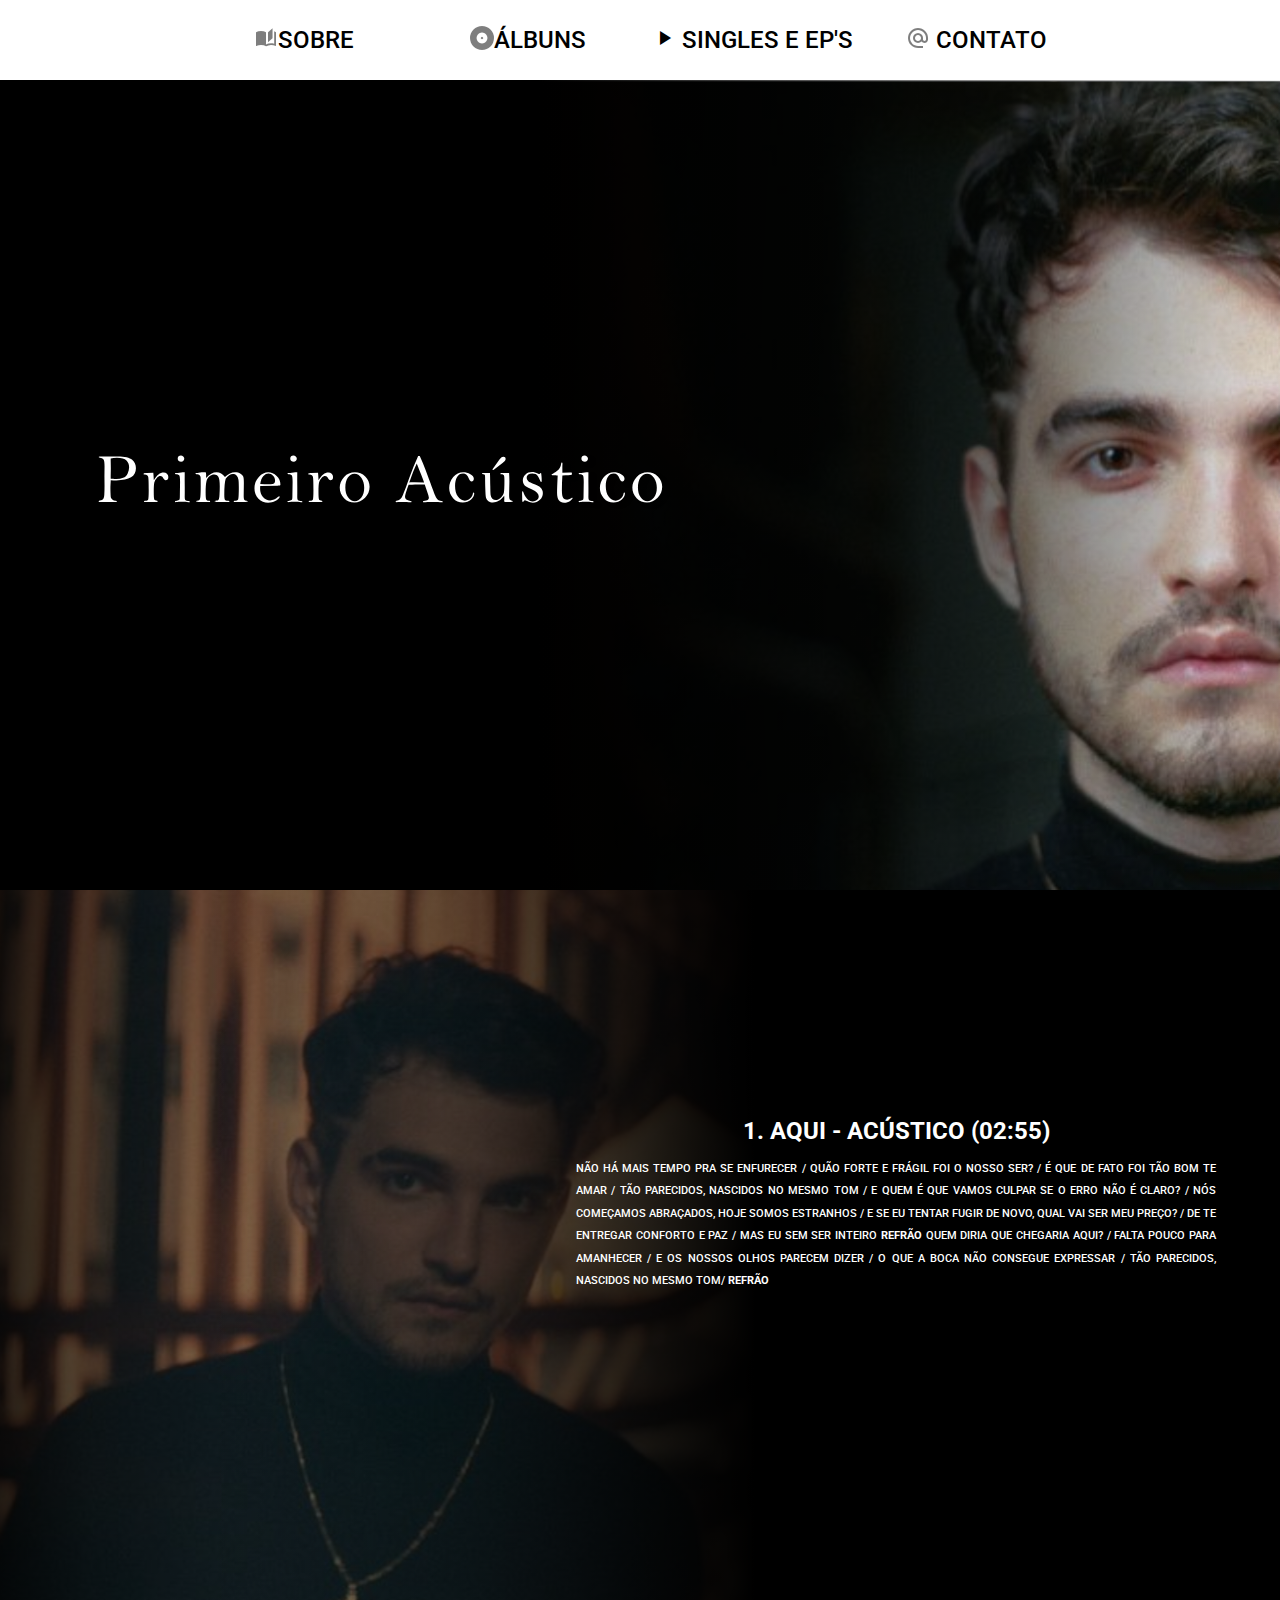
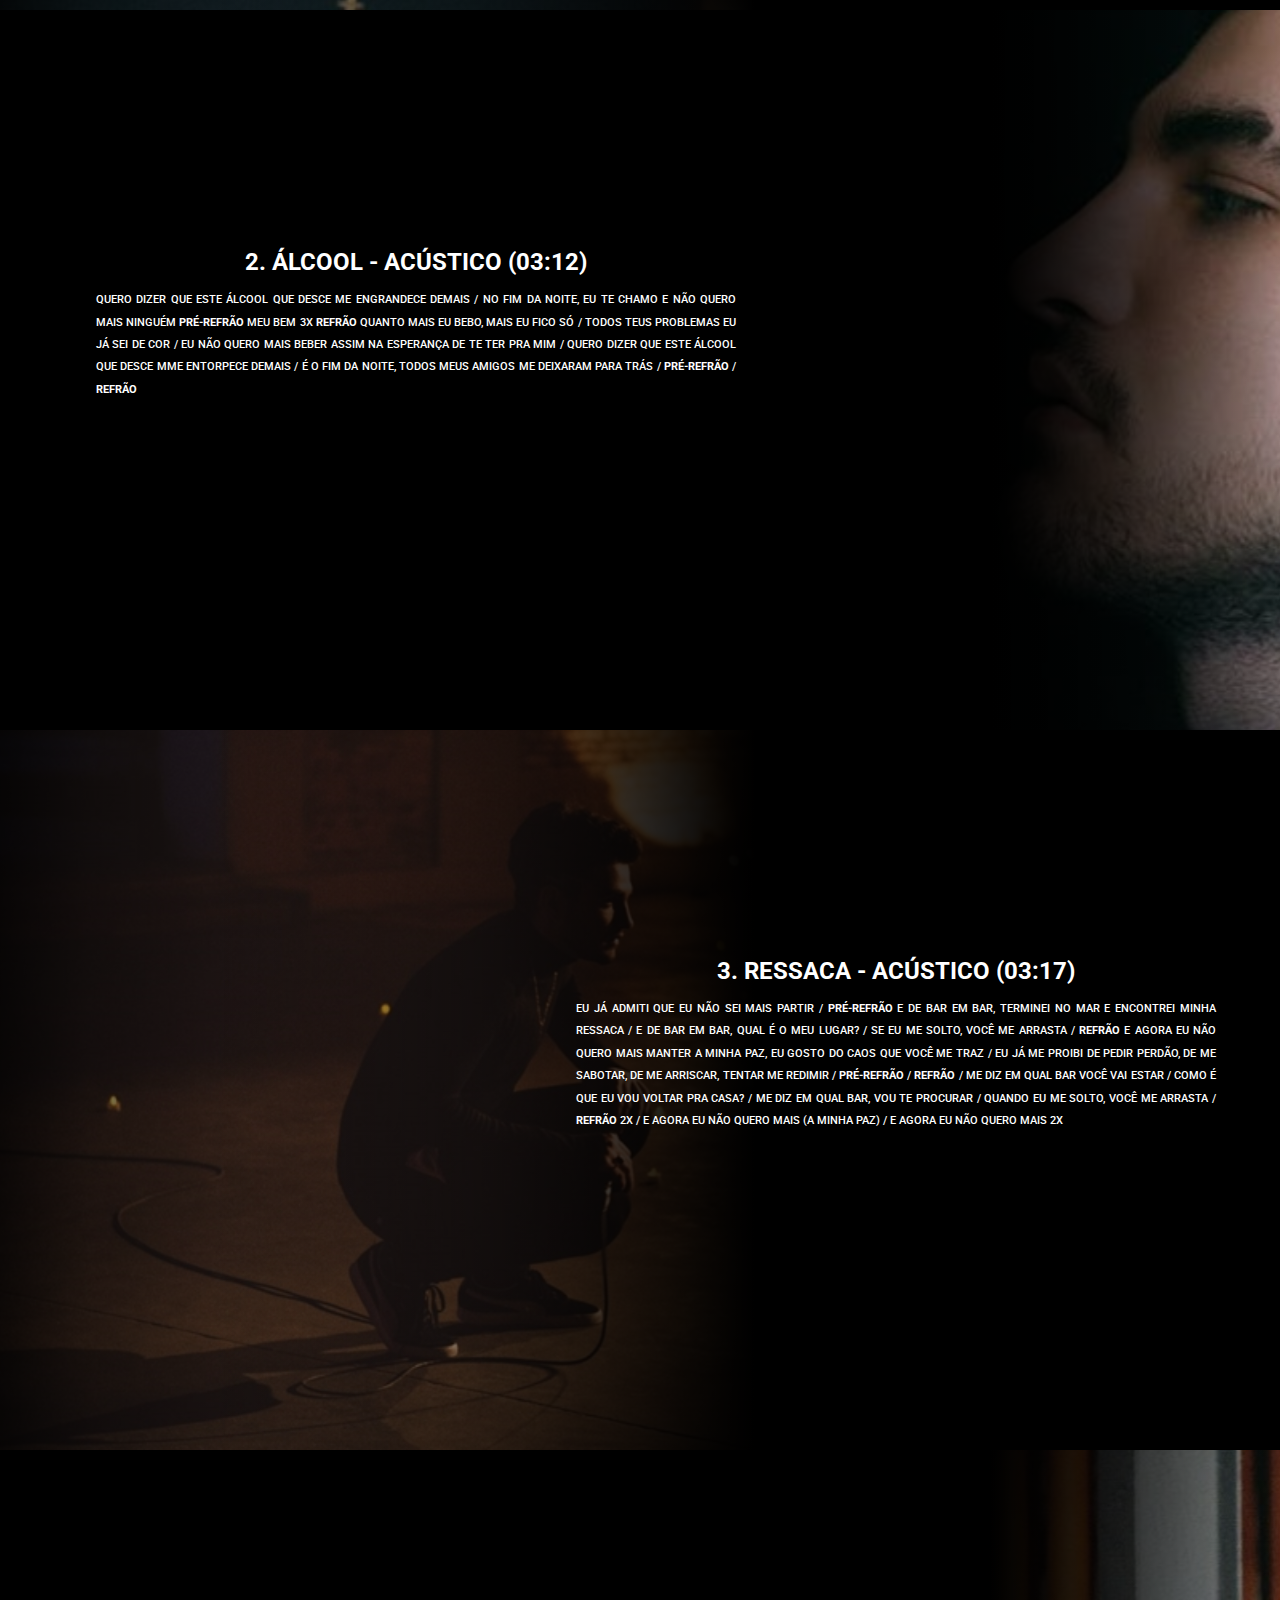
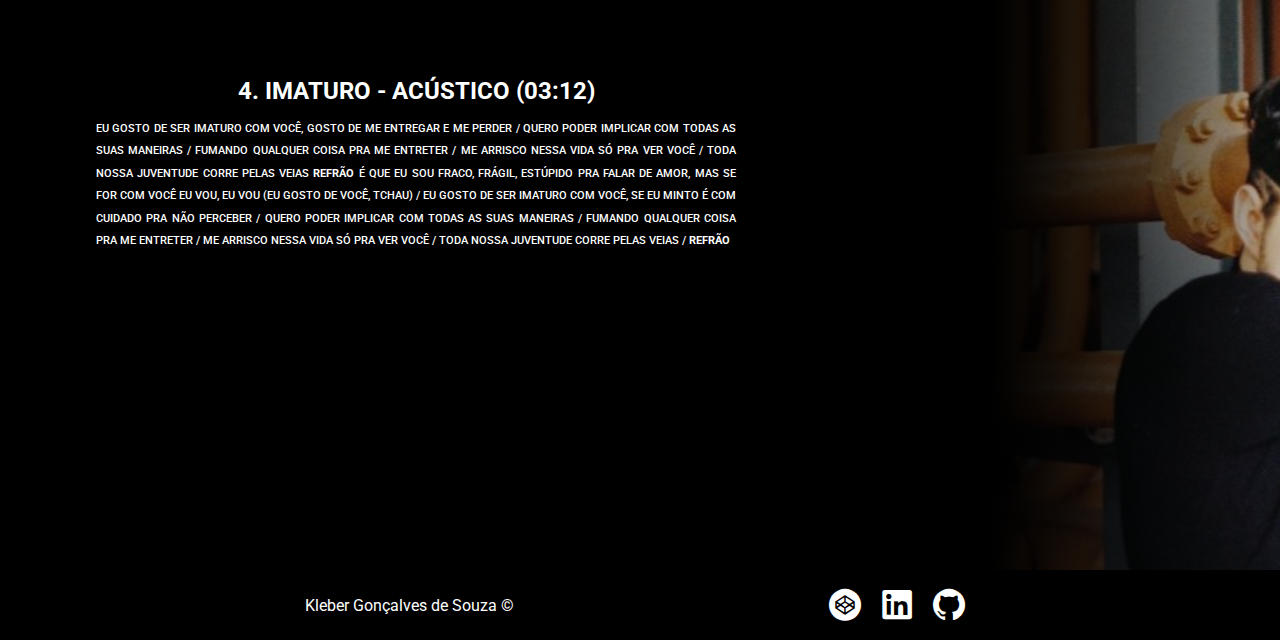
<file: Projeto-Jao/primeiro_acustico.html>
<!DOCTYPE html>
<html lang="pt-br">

<head>
    <meta charset="UTF-8">
    <meta http-equiv="X-UA-Compatible" content="IE=edge">
    <meta name="viewport" content="width=device-width, initial-scale=1.0">
    <meta name="author" content="Kleber Gonçalves de Souza">

    <link rel="stylesheet" href="assets/Nova pasta/style.css">
    <link rel="stylesheet" href="stylePaginas.css">
    <link rel="stylesheet" href="style.css">
    <title>Jão</title>
    <link rel="preconnect" href="https://fonts.googleapis.com">
    <link rel="preconnect" href="https://fonts.gstatic.com" crossorigin>
    <link href="https://fonts.googleapis.com/css2?family=Roboto:wght@300;500;700&display=swap" rel="stylesheet">
</head>

<body class="PA_body">
    <header>
        <input type="checkbox" id="bt_menu">
        <label for="bt_menu">&#9776;</label>

        <nav id="idHeader">
            <ul>
                <li><a href="index.html">
                        <i class="icon-book-open-page-variant_24px-1" style="opacity: 0.5;"></i>SOBRE</a></li>
                <li><a href="#"><i class="icon-album_24px" style="opacity: 0.5;"></i>ÁLBUNS</a>
                    <ul>
                        <li><a href="lobos.html">LOBOS</a></li>
                        <li><a href="anti_heroi.html">ANTI-HERÓI</a></li>
                    </ul>
                </li>
                <li><a href="#">
                        <i class="icon-play_arrow_24px-1"></i>
                        SINGLES E EP'S
                    </a>
                    <ul>
                        <li><a href="primeiro_acustico.html">PRIMEIRO ACÚSTICO</a></li>
                        <li><a href="singles.html">SINGLES</a></li>
                    </ul>
                </li>
                <li><a href="contato.html">
                        <i class="icon-alternate_email_24px" style="opacity: 0.5;"></i>
                        CONTATO
                    </a></li>
            </ul>
        </nav>
    </header>

    <main id="mainDisco">
        <header>
            <div class="paTitulo">
                <img src="mobile_bckd/primeiro_acustico/HEADER.jpg" class="imagensmobile" />
                <h2 class="TituloPA"><img src="titulos/Primeiro_Acústico.svg" /></h2>
            </div>
        </header>

        <!-- FAIXAS DO ÁLBUM ================== -->

        <!-- AQUI  -->
        <div class="paFaixa1">
            <section class="FaixaImpar">
                <img src="mobile_bckd/primeiro_acustico/SECTION1.jpg" class="imagensmobile" />
                <!-- TÍTULO -->
                <h3>1. AQUI - ACÚSTICO (02:55)</h3>
                <!-- LETRA DA MÚSICA -- AQUI -->
                <article>
                    <p>NÃO HÁ MAIS TEMPO PRA SE ENFURECER / QUÃO FORTE E FRÁGIL FOI O NOSSO SER? / É QUE DE FATO FOI TÃO
                        BOM
                        TE AMAR / TÃO PARECIDOS, NASCIDOS NO MESMO TOM / E QUEM É QUE VAMOS CULPAR SE O ERRO NÃO É
                        CLARO? /
                        NÓS COMEÇAMOS ABRAÇADOS, HOJE SOMOS ESTRANHOS / E SE EU TENTAR FUGIR DE NOVO, QUAL VAI SER MEU
                        PREÇO? / DE TE ENTREGAR CONFORTO E PAZ / MAS EU SEM SER INTEIRO <strong>REFRÃO</strong> QUEM
                        DIRIA QUE CHEGARIA
                        AQUI?
                        / FALTA POUCO PARA AMANHECER / E OS NOSSOS OLHOS PARECEM DIZER / O QUE A BOCA NÃO CONSEGUE
                        EXPRESSAR
                        / TÃO PARECIDOS, NASCIDOS NO MESMO TOM/ <strong>REFRÃO</strong>
                    </p>
                </article>
                <!-- SPOTIFY -->
                <iframe src="https://open.spotify.com/embed/track/0F477eTrYMhMJQgj6LA5d5" frameBorder="0"
                    allowtransparency="true" allow="encrypted-media"></iframe>
            </section>
        </div>

        <!-- ÁLCOOL -->
        <div class="paFaixa2">
            <section class="FaixaPar">
                <img src="mobile_bckd/primeiro_acustico/SECTION2.jpg" class="imagensmobile" />
                <!-- TÍTULO -->
                <h3>2. ÁLCOOL - ACÚSTICO (03:12)</h3>
                <!-- LETRA DA MÚSICA -- ÁLCOOL -->
                <article>
                    <p>
                        QUERO DIZER QUE ESTE ÁLCOOL QUE DESCE ME ENGRANDECE DEMAIS / NO FIM DA NOITE, EU TE CHAMO E NÃO
                        QUERO MAIS NINGUÉM <strong>PRÉ-REFRÃO</strong> MEU BEM 3X <strong>REFRÃO</strong> QUANTO MAIS EU
                        BEBO, MAIS EU
                        FICO SÓ / TODOS
                        TEUS
                        PROBLEMAS EU JÁ SEI DE COR / EU NÃO QUERO MAIS BEBER ASSIM NA ESPERANÇA DE TE TER PRA MIM /
                        QUERO
                        DIZER QUE ESTE ÁLCOOL QUE DESCE MME ENTORPECE DEMAIS / É O FIM DA NOITE, TODOS MEUS AMIGOS ME
                        DEIXARAM PARA TRÁS / <strong>PRÉ-REFRÃO</strong> / <strong>REFRÃO</strong>
                    </p>
                </article>
                <!-- SPOTIFY -->
                <iframe src="https://open.spotify.com/embed/track/59kYUwLyZZXZXuAttfztgC" frameBorder="0"
                    allowtransparency="true" allow="encrypted-media"></iframe>
            </section>
        </div>

        <!-- RESSACA -->
        <div class="paFaixa3">
            <section class="FaixaImpar">
                <img src="mobile_bckd/primeiro_acustico/SECTION3.jpg" class="imagensmobile" />
                <!-- TÍTULO -->
                <h3>3. RESSACA - ACÚSTICO (03:17)</h3>
                <!-- LETRA DA MÚSICA -- RESSACA -->
                <article>
                    <p>
                        EU JÁ ADMITI QUE EU NÃO SEI MAIS PARTIR / <strong>PRÉ-REFRÃO</strong> E DE BAR EM BAR, TERMINEI
                        NO MAR E
                        ENCONTREI
                        MINHA RESSACA / E DE BAR EM BAR, QUAL É O MEU LUGAR? / SE EU ME SOLTO, VOCÊ ME ARRASTA /
                        <strong>REFRÃO</strong>
                        E
                        AGORA EU NÃO QUERO MAIS MANTER A MINHA PAZ, EU GOSTO DO CAOS QUE VOCÊ ME TRAZ / EU JÁ ME PROIBI
                        DE
                        PEDIR PERDÃO, DE ME SABOTAR, DE ME ARRISCAR, TENTAR ME REDIMIR / <strong>PRÉ-REFRÃO</strong> /
                        <strong>REFRÃO</strong> / ME DIZ
                        EM
                        QUAL BAR VOCÊ VAI ESTAR / COMO É QUE EU VOU VOLTAR PRA CASA? / ME DIZ EM QUAL BAR, VOU TE
                        PROCURAR /
                        QUANDO EU ME SOLTO, VOCÊ ME ARRASTA / <strong>REFRÃO</strong> 2X / E AGORA EU NÃO QUERO MAIS (A
                        MINHA PAZ) / E
                        AGORA
                        EU NÃO QUERO MAIS 2X
                    </p>
                </article>
                <!-- SPOTIFY -->
                <iframe src="https://open.spotify.com/embed/track/3L0syT3101KQvdummDokik" frameBorder="0"
                    allowtransparency="true" allow="encrypted-media"></iframe>
            </section>
        </div>

        <!-- IMATURO -->
        <div class="paFaixa4">
            <section class="FaixaPar">
                <img src="mobile_bckd/primeiro_acustico/SECTION4.jpg" class="imagensmobile" />
                <!-- TÍTULO -->
                <h3>4. IMATURO - ACÚSTICO (03:12)</h3>
                <!-- LETRA DA MÚSICA -- IMATURO -->
                <article>
                    <p>
                        EU GOSTO DE SER IMATURO COM VOCÊ, GOSTO DE ME ENTREGAR E ME PERDER / QUERO PODER IMPLICAR COM
                        TODAS
                        AS SUAS MANEIRAS / FUMANDO QUALQUER COISA PRA ME ENTRETER / ME ARRISCO NESSA VIDA SÓ PRA VER
                        VOCÊ /
                        TODA NOSSA JUVENTUDE CORRE PELAS VEIAS <strong>REFRÃO</strong> É QUE EU SOU FRACO, FRÁGIL,
                        ESTÚPIDO PRA FALAR DE
                        AMOR, MAS SE FOR COM VOCÊ EU VOU, EU VOU (EU GOSTO DE VOCÊ, TCHAU) / EU GOSTO DE SER IMATURO COM
                        VOCÊ, SE EU MINTO É COM CUIDADO PRA NÃO PERCEBER / QUERO PODER IMPLICAR COM TODAS AS SUAS
                        MANEIRAS /
                        FUMANDO QUALQUER COISA PRA ME ENTRETER / ME ARRISCO NESSA VIDA SÓ PRA VER VOCÊ / TODA NOSSA
                        JUVENTUDE CORRE PELAS VEIAS / <strong>REFRÃO</strong>
                    </p>
                </article>
                <!-- SPOTIFY -->
                <iframe src="https://open.spotify.com/embed/track/737DBMquURx9v9C2MONXsA" frameBorder="0"
                    allowtransparency="true" allow="encrypted-media"></iframe>
            </section>
        </div>
    </main>

    <footer id="idFooter">
        <span>Kleber Gonçalves de Souza &copy;</span>
        <nav>
            <ul>
                <li><a href="https://codepen.io/Klo_eber" target="_blank"><i class="icon-Vector"></i></a></li>
                <li><a href="https://www.linkedin.com/in/kleber-gon%C3%A7alves-de-souza/" target="_blank"><i
                            class="icon-akar-icons_linkedin-fill"></i></a></li>
                <li><a href="https://github.com/Kloeber-dev " target="_blank"><i
                            class="icon-akar-icons_github-fill"></i></a></li>
            </ul>
        </nav>
    </footer>

</body>

</html>
</file>
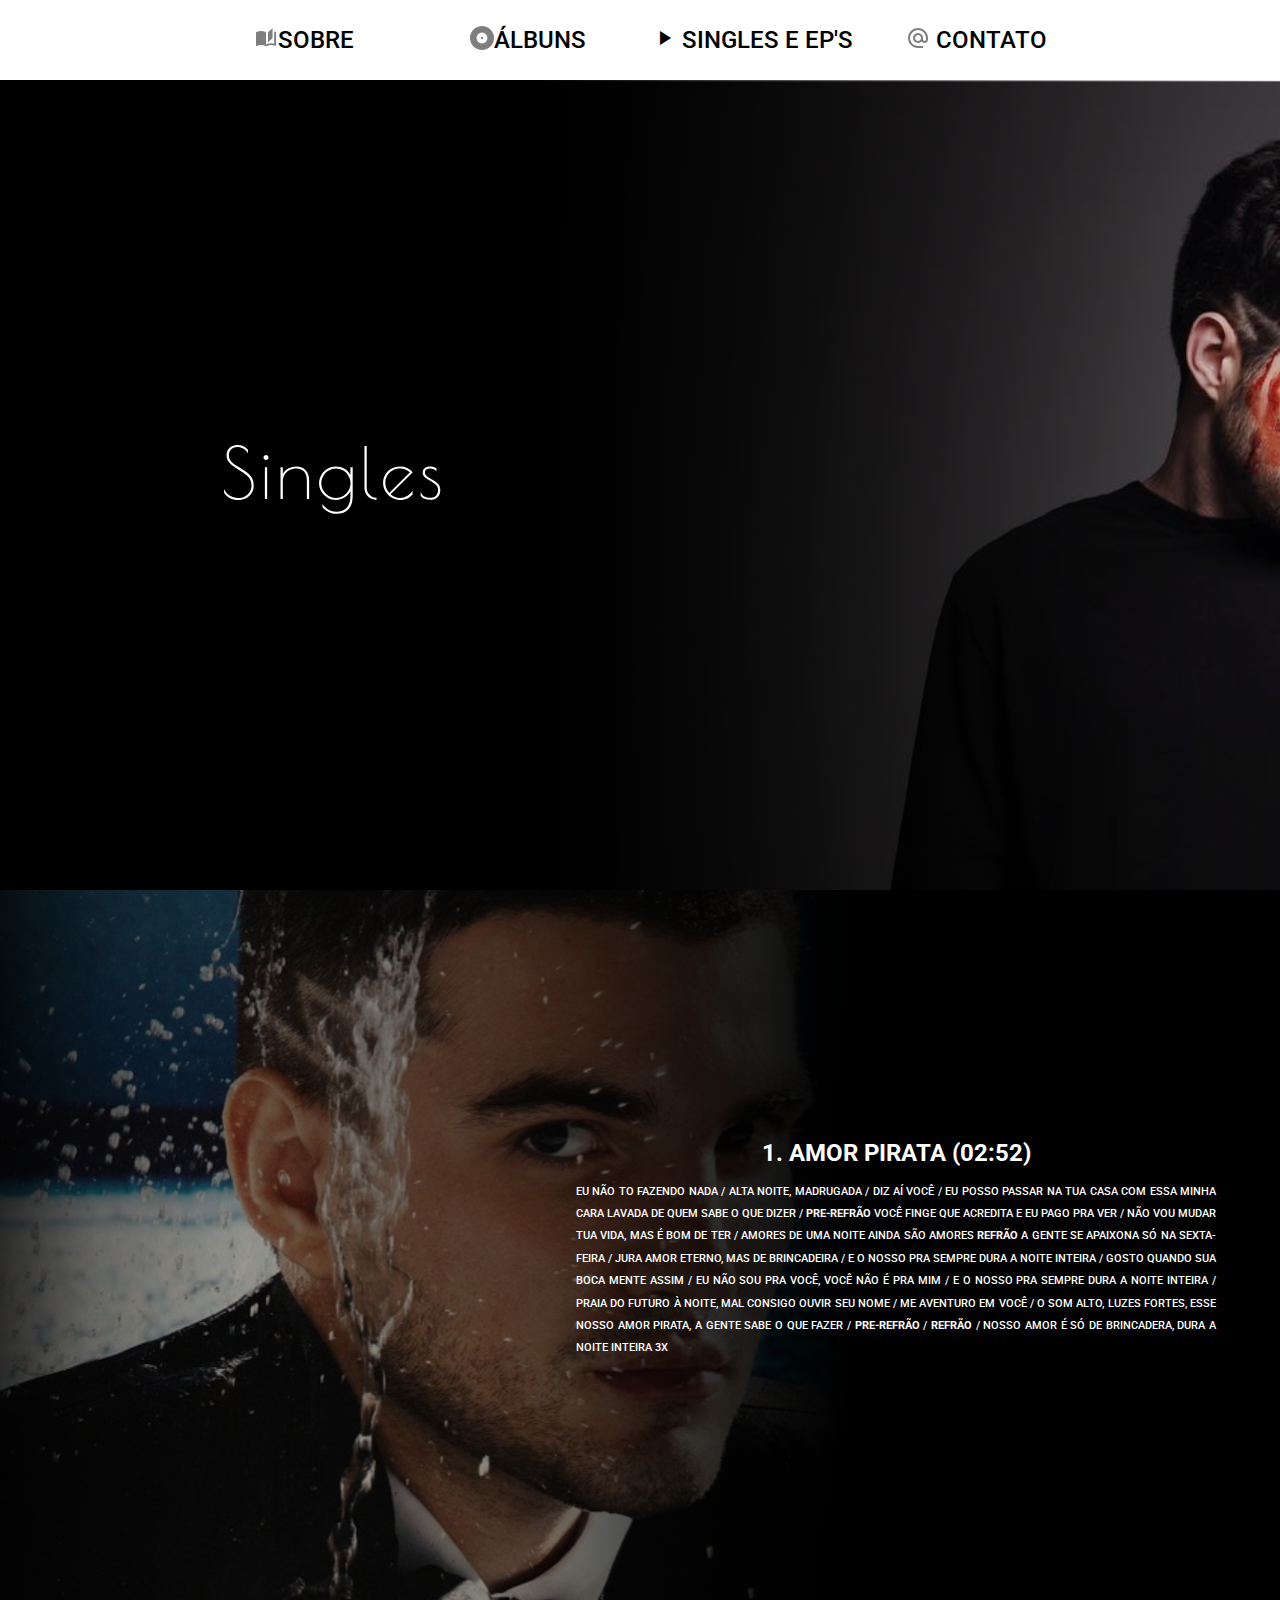
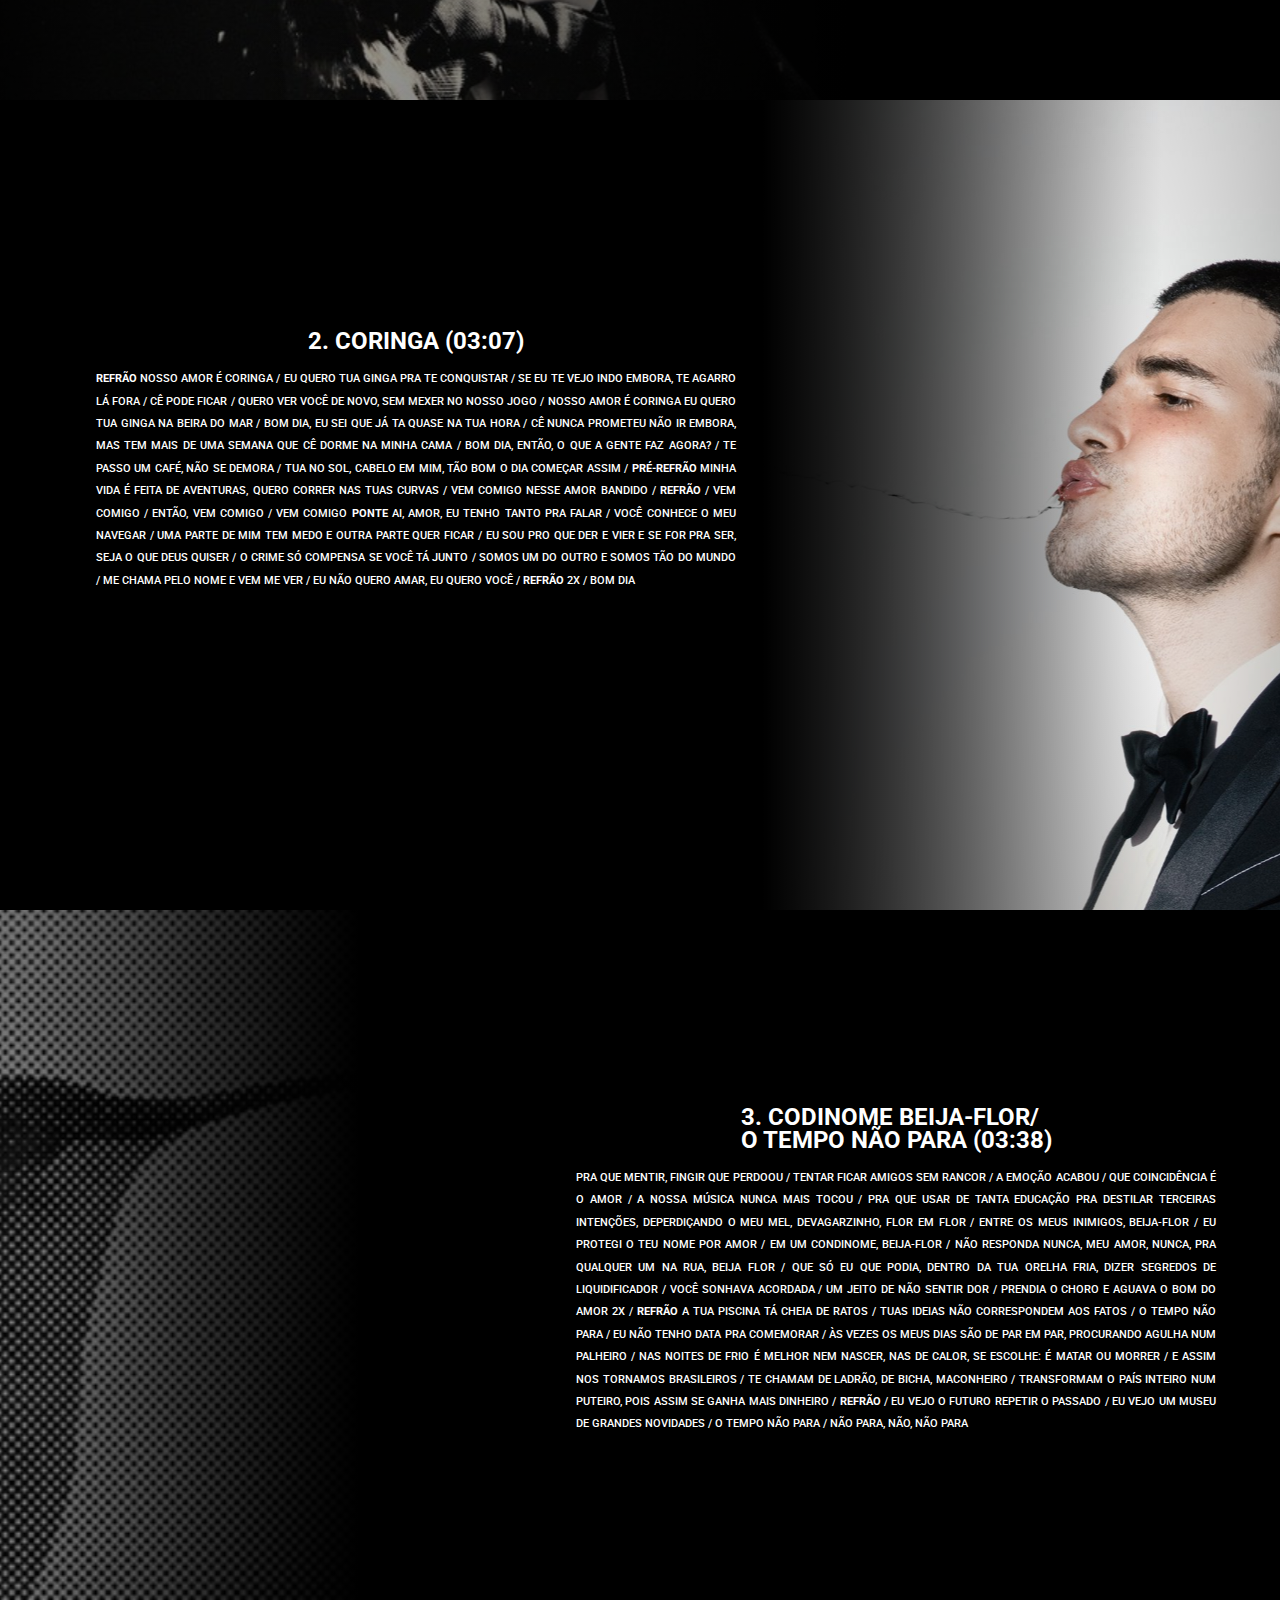
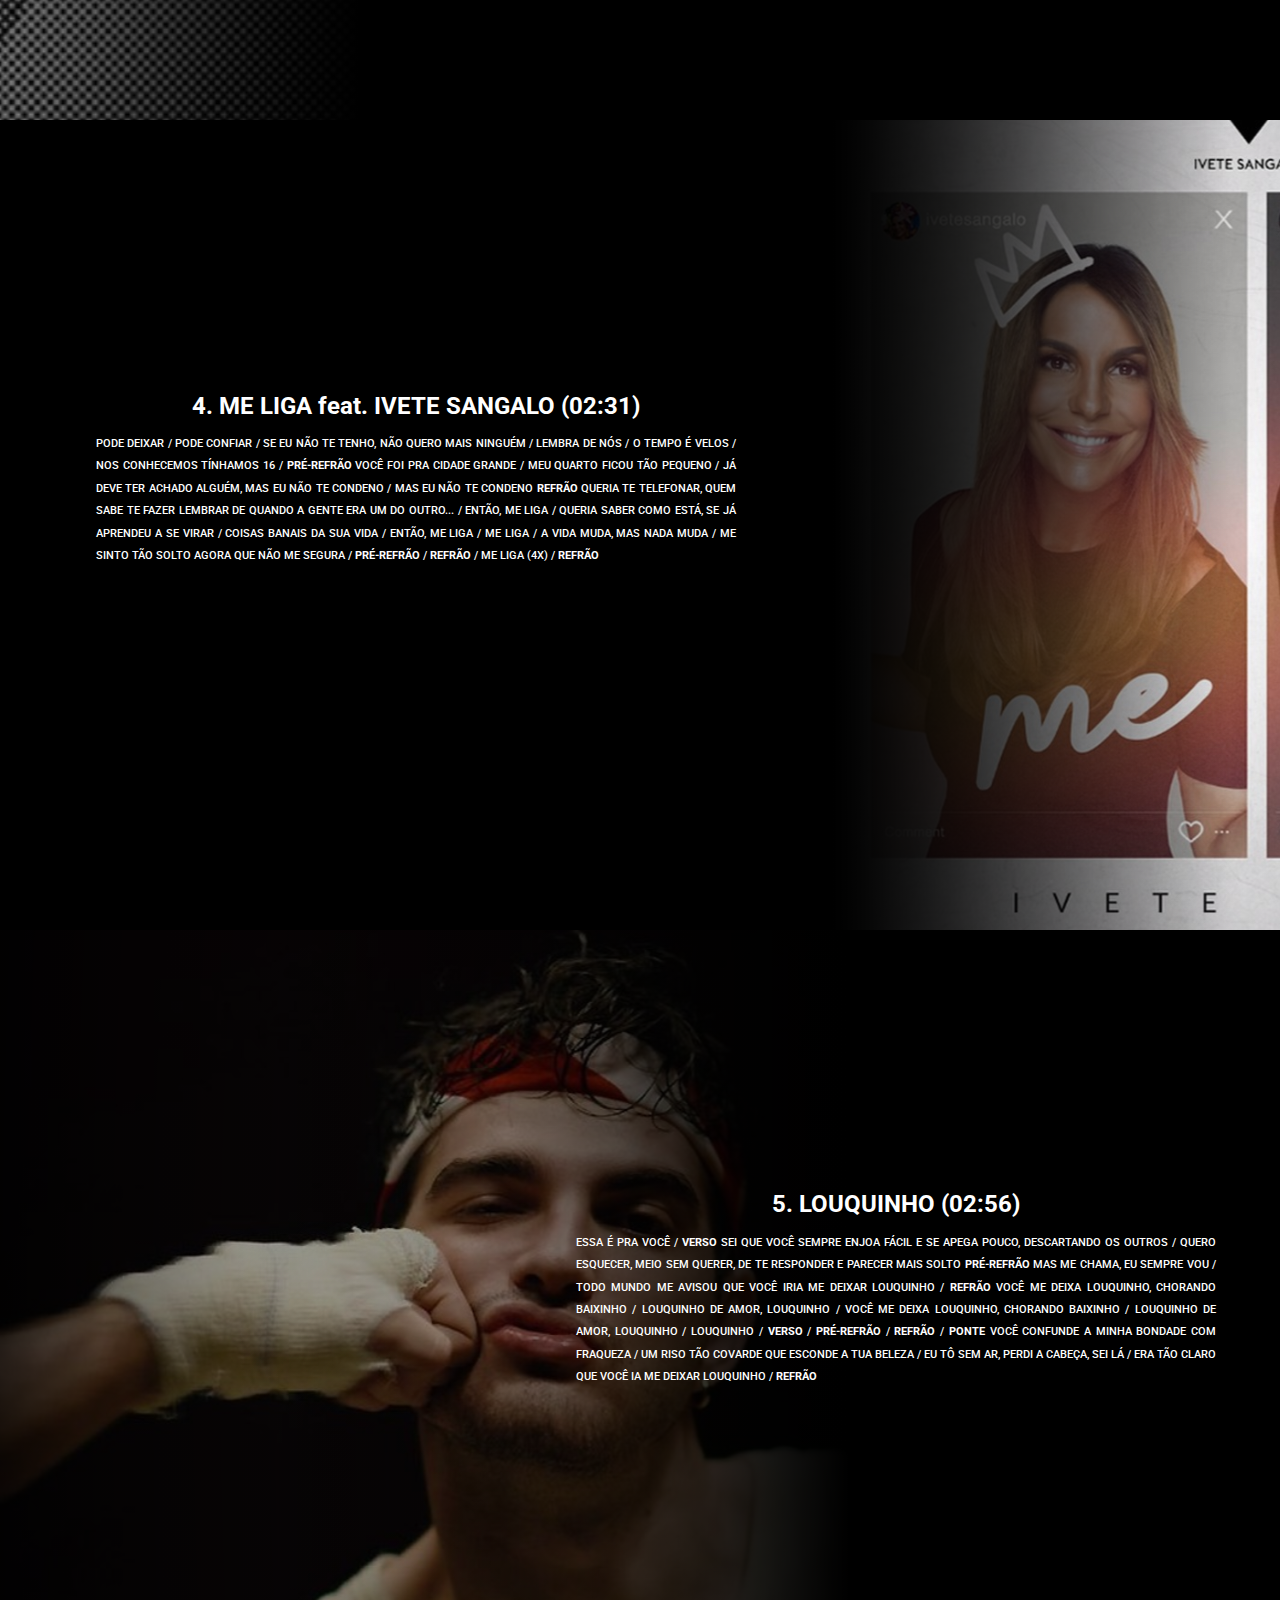
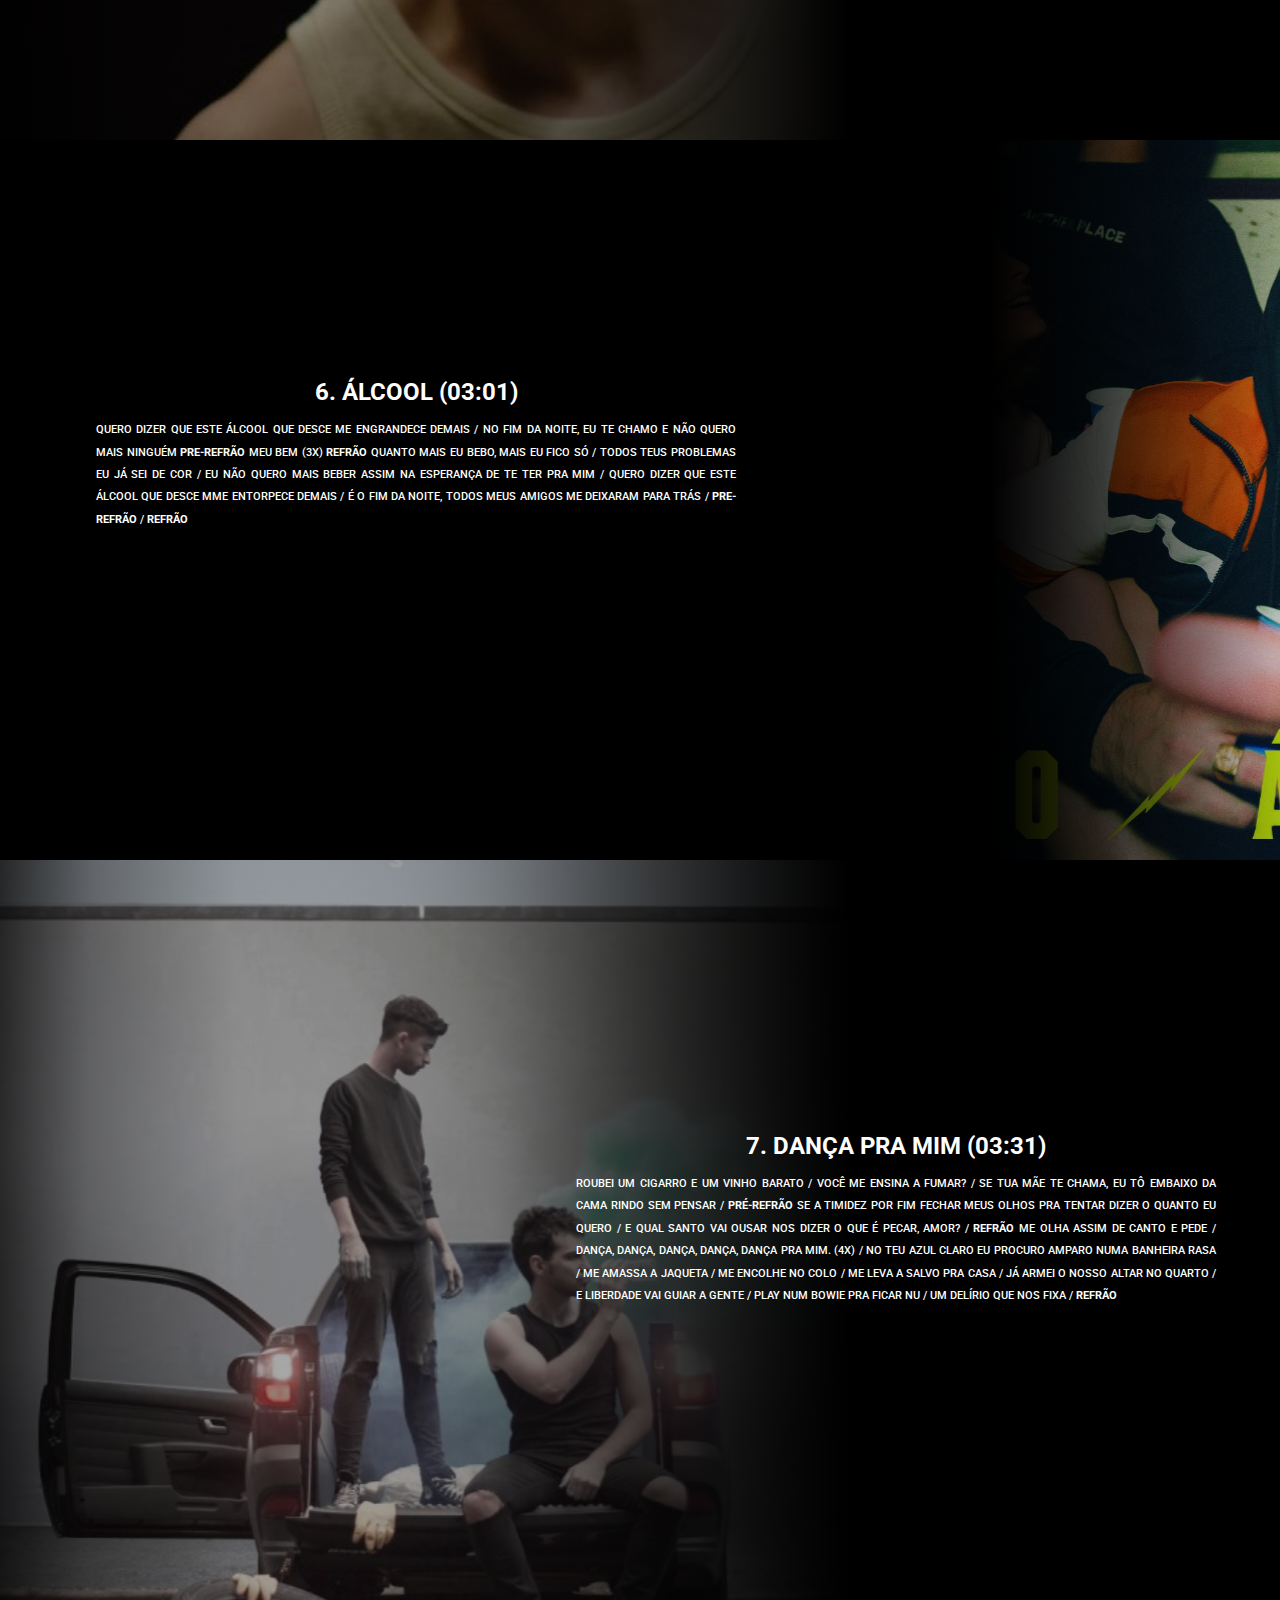
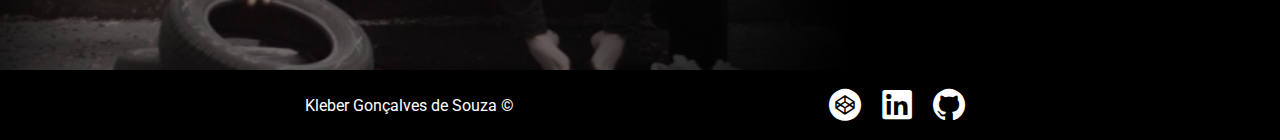
<file: Projeto-Jao/singles.html>
<!DOCTYPE html>
<html lang="pt-br">

<head>
    <meta charset="UTF-8">
    <meta http-equiv="X-UA-Compatible" content="IE=edge">
    <meta name="viewport" content="width=device-width, initial-scale=1.0">
    <meta name="author" content="Kleber Gonçalves de Souza">

    <link rel="stylesheet" href="assets/Nova pasta/style.css">
    <link rel="stylesheet" href="stylePaginas.css">
    <link rel="stylesheet" href="style.css">
    <title>Jão</title>
    <link rel="preconnect" href="https://fonts.googleapis.com">
    <link rel="preconnect" href="https://fonts.gstatic.com" crossorigin>
    <link href="https://fonts.googleapis.com/css2?family=Roboto:wght@300;500;700&display=swap" rel="stylesheet">
</head>

<body>
    <header>
        <input type="checkbox" id="bt_menu">
        <label for="bt_menu">&#9776;</label>

        <nav id="idHeader">
            <ul>
                <li><a href="index.html">
                        <i class="icon-book-open-page-variant_24px-1" style="opacity: 0.5;"></i>SOBRE</a></li>
                <li><a href="#"><i class="icon-album_24px" style="opacity: 0.5;"></i>ÁLBUNS</a>
                    <ul>
                        <li><a href="lobos.html">LOBOS</a></li>
                        <li><a href="anti_heroi.html">ANTI-HERÓI</a></li>
                    </ul>
                </li>
                <li><a href="#">
                        <i class="icon-play_arrow_24px-1"></i>
                        SINGLES E EP'S
                    </a>
                    <ul>
                        <li><a href="primeiro_acustico.html">PRIMEIRO ACÚSTICO</a></li>
                        <li><a href="singles.html">SINGLES</a></li>
                    </ul>
                </li>
                <li><a href="contato.html">
                        <i class="icon-alternate_email_24px" style="opacity: 0.5;"></i>
                        CONTATO
                    </a></li>
            </ul>
        </nav>
    </header>

    <main id="mainDisco">
        <header>
            <div class="sTitulo" id="Titulo">
                <img src="mobile_bckd/singles/HEADER.jpg" class="imagensmobile" />
                <h2><img src="titulos/Singles.svg" /></h2>
            </div>
        </header>

        <div class="sFaixa1">
            <section class="FaixaImpar">
                <img src="mobile_bckd/singles/SECTION1.jpg" class="imagensmobile" />
                <!-- TÍTULO -->
                <h3>1. AMOR PIRATA (02:52)</h3>
                <!-- LETRA DA MÚSICA -- AMOR PIRATA -->
                <article>
                    <p>
                        EU NÃO TO FAZENDO NADA / ALTA NOITE, MADRUGADA / DIZ AÍ VOCÊ / EU POSSO PASSAR NA TUA CASA COM
                        ESSA
                        MINHA CARA LAVADA DE QUEM SABE O QUE DIZER / <strong>PRE-REFRÃO</strong> VOCÊ FINGE QUE ACREDITA
                        E
                        EU PAGO PRA VER /
                        NÃO VOU MUDAR TUA VIDA, MAS É BOM DE TER / AMORES DE UMA NOITE AINDA SÃO AMORES
                        <strong>REFRÃO</strong> A GENTE SE
                        APAIXONA SÓ NA SEXTA-FEIRA / JURA AMOR ETERNO, MAS DE BRINCADEIRA / E O NOSSO PRA SEMPRE DURA A
                        NOITE INTEIRA / GOSTO QUANDO SUA BOCA MENTE ASSIM / EU NÃO SOU PRA VOCÊ, VOCÊ NÃO É PRA MIM / E
                        O
                        NOSSO PRA SEMPRE DURA A NOITE INTEIRA / PRAIA DO FUTURO À NOITE, MAL CONSIGO OUVIR SEU NOME / ME
                        AVENTURO EM VOCÊ / O SOM ALTO, LUZES FORTES, ESSE NOSSO AMOR PIRATA, A GENTE SABE O QUE FAZER /
                        <strong>PRE-REFRÃO</strong> / <strong>REFRÃO</strong> / NOSSO AMOR É SÓ DE BRINCADERA, DURA A
                        NOITE
                        INTEIRA 3X
                    </p>
                </article>
                <!-- SPOTIFY -->
                <iframe src="https://open.spotify.com/embed/track/5K5g0QQZI1a1ZS3Ag7CU5f" frameBorder="0"
                    allowtransparency="true" allow="encrypted-media"></iframe>
            </section>
        </div>

        <div class="sFaixa2">
            <section class="FaixaPar">
                <img src="mobile_bckd/singles/SECTION2.jpg" class="imagensmobile" />
                <!-- TÍTULO -->
                <h3>2. CORINGA (03:07)</h3>
                <!-- LETRA DA MÚSICA -- -->
                <article>
                    <p>
                        <strong>REFRÃO</strong> NOSSO AMOR É CORINGA / EU QUERO TUA GINGA PRA TE CONQUISTAR / SE EU TE
                        VEJO
                        INDO EMBORA, TE AGARRO LÁ FORA / CÊ PODE FICAR / QUERO VER VOCÊ DE NOVO, SEM MEXER NO NOSSO JOGO
                        /
                        NOSSO AMOR É CORINGA EU QUERO TUA GINGA NA BEIRA DO MAR / BOM DIA, EU SEI QUE JÁ TA QUASE NA TUA
                        HORA / CÊ NUNCA PROMETEU NÃO IR EMBORA, MAS TEM MAIS DE UMA SEMANA QUE CÊ DORME NA MINHA CAMA /
                        BOM
                        DIA, ENTÃO, O QUE A GENTE FAZ AGORA? / TE PASSO UM CAFÉ, NÃO SE DEMORA / TUA NO SOL, CABELO EM
                        MIM,
                        TÃO BOM O DIA COMEÇAR ASSIM / <strong>PRÉ-REFRÃO</strong> MINHA VIDA É FEITA DE AVENTURAS, QUERO
                        CORRER NAS TUAS CURVAS / VEM COMIGO NESSE AMOR BANDIDO / <strong>REFRÃO</strong> / VEM COMIGO /
                        ENTÃO, VEM COMIGO / VEM COMIGO <strong>PONTE</strong> AI, AMOR, EU TENHO TANTO PRA FALAR / VOCÊ
                        CONHECE O MEU NAVEGAR / UMA PARTE DE MIM TEM MEDO E OUTRA PARTE QUER FICAR / EU SOU PRO QUE DER
                        E
                        VIER E SE FOR PRA SER, SEJA O QUE DEUS QUISER / O CRIME SÓ COMPENSA SE VOCÊ TÁ JUNTO / SOMOS UM
                        DO
                        OUTRO E SOMOS TÃO DO MUNDO / ME CHAMA PELO NOME E VEM ME VER / EU NÃO QUERO AMAR, EU QUERO VOCÊ
                        /
                        <strong>REFRÃO</strong> 2X / BOM DIA
                    </p>
                </article>
                <!-- SPOTIFY -->
                <iframe src="https://open.spotify.com/embed/track/0gmDtSc2Ay17diWj6nJjlG" frameBorder="0"
                    allowtransparency="true" allow="encrypted-media"></iframe>
            </section>
        </div>

        <div class="sFaixa3">
            <section class="FaixaImpar">
                <img src="mobile_bckd/singles/SECTION3.jpg" class="imagensmobile" />
                <!-- TÍTULO -->
                <h3>3. CODINOME BEIJA-FLOR/<br>
                    O TEMPO NÃO PARA (03:38)</h3>
                <!-- LETRA DA MÚSICA -- -->
                <article>
                    <p>
                        PRA QUE MENTIR, FINGIR QUE PERDOOU / TENTAR FICAR AMIGOS SEM RANCOR / A EMOÇÃO ACABOU / QUE
                        COINCIDÊNCIA É O AMOR / A NOSSA MÚSICA NUNCA MAIS TOCOU / PRA QUE USAR DE TANTA EDUCAÇÃO PRA
                        DESTILAR TERCEIRAS INTENÇÕES, DEPERDIÇANDO O MEU MEL, DEVAGARZINHO, FLOR EM FLOR / ENTRE OS
                        MEUS
                        INIMIGOS, BEIJA-FLOR / EU PROTEGI O TEU NOME POR AMOR / EM UM CONDINOME, BEIJA-FLOR / NÃO
                        RESPONDA
                        NUNCA, MEU AMOR, NUNCA, PRA QUALQUER UM NA RUA, BEIJA FLOR / QUE SÓ EU QUE PODIA, DENTRO DA
                        TUA
                        ORELHA FRIA, DIZER SEGREDOS DE LIQUIDIFICADOR / VOCÊ SONHAVA ACORDADA / UM JEITO DE NÃO
                        SENTIR
                        DOR /
                        PRENDIA O CHORO E AGUAVA O BOM DO AMOR 2X / <strong>REFRÃO</strong> A TUA PISCINA TÁ CHEIA
                        DE
                        RATOS
                        / TUAS IDEIAS NÃO CORRESPONDEM AOS FATOS / O TEMPO NÃO PARA / EU NÃO TENHO DATA PRA
                        COMEMORAR /
                        ÀS
                        VEZES OS MEUS DIAS SÃO DE PAR EM PAR, PROCURANDO AGULHA NUM PALHEIRO / NAS NOITES DE FRIO É
                        MELHOR
                        NEM NASCER, NAS DE CALOR, SE ESCOLHE: É MATAR OU MORRER / E ASSIM NOS TORNAMOS BRASILEIROS /
                        TE
                        CHAMAM DE LADRÃO, DE BICHA, MACONHEIRO / TRANSFORMAM O PAÍS INTEIRO NUM PUTEIRO, POIS ASSIM
                        SE
                        GANHA
                        MAIS DINHEIRO / <strong>REFRÃO</strong> / EU VEJO O FUTURO REPETIR O PASSADO / EU VEJO UM
                        MUSEU
                        DE
                        GRANDES NOVIDADES / O TEMPO NÃO PARA / NÃO PARA, NÃO, NÃO PARA
                    </p>
                </article>
                <!-- SPOTIFY -->
                <iframe src="https://open.spotify.com/embed/track/1n3GEuDcOself5YolkIKxR" frameBorder="0"
                    allowtransparency="true" allow="encrypted-media"></iframe>
            </section>
        </div>

        <div class="sFaixa4">
            <section class="FaixaPar">
                <img src="mobile_bckd/singles/SECTION4.jpg" class="imagensmobile" />
                <!-- TÍTULO -->
                <h3>4. ME LIGA feat. IVETE SANGALO (02:31)</h3>
                <!-- LETRA DA MÚSICA -- -->
                <article>
                    <p>
                        PODE DEIXAR / PODE CONFIAR / SE EU NÃO TE TENHO, NÃO QUERO MAIS NINGUÉM / LEMBRA DE NÓS / O
                        TEMPO É
                        VELOS / NOS CONHECEMOS TÍNHAMOS 16 / <strong>PRÉ-REFRÃO</strong> VOCÊ FOI PRA CIDADE GRANDE /
                        MEU
                        QUARTO FICOU TÃO PEQUENO / JÁ DEVE TER ACHADO ALGUÉM, MAS EU NÃO TE CONDENO / MAS EU NÃO TE
                        CONDENO
                        <strong>REFRÃO</strong> QUERIA TE TELEFONAR, QUEM SABE TE FAZER LEMBRAR DE QUANDO A GENTE ERA UM
                        DO
                        OUTRO... / ENTÃO, ME LIGA / QUERIA SABER COMO ESTÁ, SE JÁ APRENDEU A SE VIRAR / COISAS BANAIS DA
                        SUA
                        VIDA / ENTÃO, ME LIGA / ME LIGA / A VIDA MUDA, MAS NADA MUDA / ME SINTO TÃO SOLTO AGORA QUE NÃO
                        ME
                        SEGURA / <strong>PRÉ-REFRÃO</strong> / <strong>REFRÃO</strong> / ME LIGA (4X) /
                        <strong>REFRÃO</strong>
                    </p>
                </article>
                <!-- SPOTIFY -->
                <iframe src="https://open.spotify.com/embed/track/6pPVQnyvVbkKEOVqofSzEn" frameBorder="0"
                    allowtransparency="true" allow="encrypted-media"></iframe>
            </section>
        </div>

        <div class="sFaixa5">
            <section class="FaixaImpar">
                <img src="mobile_bckd/singles/SECTION5.jpg" class="imagensmobile" />
                <!-- TÍTULO -->
                <h3>5. LOUQUINHO (02:56)</h3>
                <!-- LETRA DA MÚSICA -- -->
                <article>
                    <p>
                        ESSA É PRA VOCÊ / <strong>VERSO</strong> SEI QUE VOCÊ SEMPRE ENJOA FÁCIL E SE APEGA POUCO,
                        DESCARTANDO OS OUTROS / QUERO ESQUECER, MEIO SEM QUERER, DE TE RESPONDER E PARECER MAIS SOLTO
                        <strong>PRÉ-REFRÃO</strong> MAS ME CHAMA, EU SEMPRE VOU / TODO MUNDO ME AVISOU QUE VOCÊ IRIA ME
                        DEIXAR LOUQUINHO / <strong>REFRÃO</strong> VOCÊ ME DEIXA LOUQUINHO, CHORANDO BAIXINHO /
                        LOUQUINHO DE
                        AMOR, LOUQUINHO / VOCÊ ME DEIXA LOUQUINHO, CHORANDO BAIXINHO / LOUQUINHO DE AMOR, LOUQUINHO /
                        LOUQUINHO / <strong>VERSO</strong> / <strong>PRÉ-REFRÃO</strong> / <strong>REFRÃO</strong> /
                        <strong>PONTE</strong> VOCÊ CONFUNDE A MINHA BONDADE COM FRAQUEZA / UM RISO TÃO COVARDE QUE
                        ESCONDE
                        A TUA BELEZA / EU TÔ SEM AR, PERDI A CABEÇA, SEI LÁ / ERA TÃO CLARO QUE VOCÊ IA ME DEIXAR
                        LOUQUINHO
                        / <strong>REFRÃO</strong>
                    </p>
                </article>
                <!-- SPOTIFY -->
                <iframe src="https://open.spotify.com/embed/track/3lEfEePgxGH2WwsB5fHC1K" frameBorder="0"
                    allowtransparency="true" allow="encrypted-media"></iframe>
            </section>
        </div>

        <div class="sFaixa6">
            <section class="FaixaPar">
                <img src="mobile_bckd/singles/SECTION6.jpg" class="imagensmobile" />
                <!-- TÍTULO -->
                <h3>6. ÁLCOOL (03:01)</h3>
                <!-- LETRA DA MÚSICA -- -->
                <article>
                    <p>
                        QUERO DIZER QUE ESTE ÁLCOOL QUE DESCE ME ENGRANDECE DEMAIS / NO FIM DA NOITE, EU TE CHAMO E NÃO
                        QUERO MAIS NINGUÉM <strong>PRE-REFRÃO</strong> MEU BEM (3X) <strong>REFRÃO</strong> QUANTO MAIS
                        EU
                        BEBO, MAIS EU FICO SÓ / TODOS TEUS
                        PROBLEMAS EU JÁ SEI DE COR / EU NÃO QUERO MAIS BEBER ASSIM NA ESPERANÇA DE TE TER PRA MIM /
                        QUERO
                        DIZER QUE ESTE ÁLCOOL QUE DESCE MME ENTORPECE DEMAIS / É O FIM DA NOITE, TODOS MEUS AMIGOS ME
                        DEIXARAM PARA TRÁS / <strong>PRE-REFRÃO</strong> / <strong>REFRÃO</strong>
                    </p>
                </article>
                <!-- SPOTIFY -->
                <iframe src="https://open.spotify.com/embed/track/5gCMRYJOoAL96WypsjU0Ip" frameBorder="0"
                    allowtransparency="true" allow="encrypted-media"></iframe>
            </section>
        </div>

        <div class="sFaixa7">
            <section class="FaixaImpar">
                <img src="mobile_bckd/singles/SECTION7.jpg" class="imagensmobile" />
                <!-- TÍTULO -->
                <h3>7. DANÇA PRA MIM (03:31)</h3>
                <!-- LETRA DA MÚSICA -- -->
                <article>
                    <p>
                        ROUBEI UM CIGARRO E UM VINHO BARATO / VOCÊ ME ENSINA A FUMAR? / SE TUA MÃE TE CHAMA, EU TÔ
                        EMBAIXO
                        DA CAMA RINDO SEM PENSAR / <strong>PRÉ-REFRÃO</strong> SE A TIMIDEZ POR FIM FECHAR MEUS OLHOS
                        PRA
                        TENTAR DIZER O QUANTO EU QUERO / E QUAL SANTO VAI OUSAR NOS DIZER O QUE É PECAR, AMOR? /
                        <strong>REFRÃO</strong> ME OLHA ASSIM DE CANTO E PEDE / DANÇA, DANÇA, DANÇA, DANÇA, DANÇA PRA
                        MIM.
                        (4X) / NO TEU AZUL CLARO EU PROCURO AMPARO NUMA BANHEIRA RASA / ME AMASSA A JAQUETA / ME ENCOLHE
                        NO
                        COLO / ME LEVA A SALVO PRA CASA / JÁ ARMEI O NOSSO ALTAR NO QUARTO / E LIBERDADE VAI GUIAR A
                        GENTE /
                        PLAY NUM BOWIE PRA FICAR NU / UM DELÍRIO QUE NOS FIXA / <strong>REFRÃO</strong>
                    </p>
                </article>
                <!-- SPOTIFY -->
                <iframe src="https://open.spotify.com/embed/track/67uKiK2KCqDeVhWNzUe8G5" frameBorder="0"
                    allowtransparency="true" allow="encrypted-media"></iframe>
            </section>
        </div>
    </main>

    <footer id="idFooter">
        <span>Kleber Gonçalves de Souza &copy;</span>
        <nav>
            <ul>
                <li><a href="https://codepen.io/Klo_eber" target="_blank"><i class="icon-Vector"></i></a></li>
                <li><a href="https://www.linkedin.com/in/kleber-gon%C3%A7alves-de-souza/" target="_blank"><i
                            class="icon-akar-icons_linkedin-fill"></i></a></li>
                <li><a href="https://github.com/Kloeber-dev " target="_blank"><i
                            class="icon-akar-icons_github-fill"></i></a></li>
            </ul>
        </nav>
    </footer>
</body>

</html>
</file>
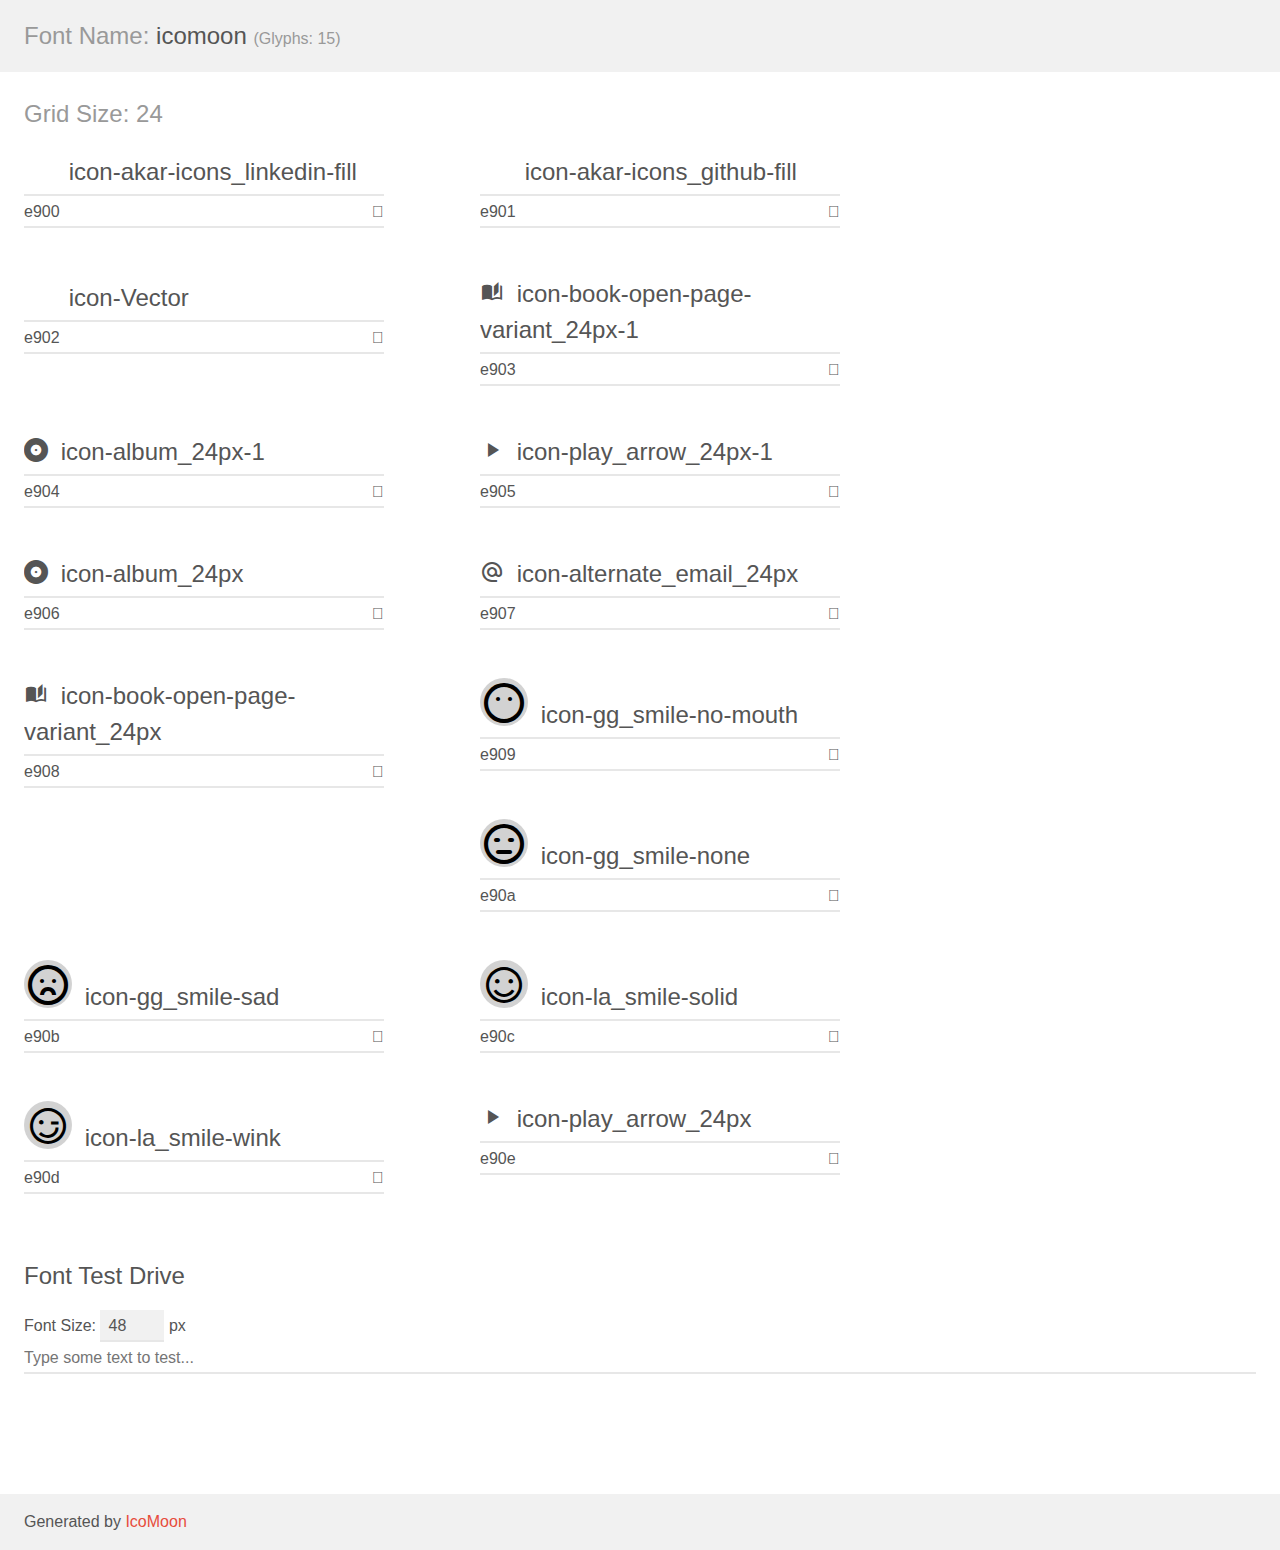
<file: Jao/assets/Nova pasta/demo.html>
<!doctype html>
<html>
<head>
    <meta charset="utf-8">
    <title>IcoMoon Demo</title>
    <meta name="description" content="An Icon Font Generated By IcoMoon.io">
    <meta name="viewport" content="width=device-width, initial-scale=1">
    <link rel="stylesheet" href="demo-files/demo.css">
    <link rel="stylesheet" href="style.css"></head>
<body>
    <div class="bgc1 clearfix">
        <h1 class="mhmm mvm"><span class="fgc1">Font Name:</span> icomoon <small class="fgc1">(Glyphs:&nbsp;15)</small></h1>
    </div>
    <div class="clearfix mhl ptl">
        <h1 class="mvm mtn fgc1">Grid Size: 24</h1>
        <div class="glyph fs1">
            <div class="clearfix bshadow0 pbs">
                <span class="icon-akar-icons_linkedin-fill"></span>
                <span class="mls"> icon-akar-icons_linkedin-fill</span>
            </div>
            <fieldset class="fs0 size1of1 clearfix hidden-false">
                <input type="text" readonly value="e900" class="unit size1of2" />
                <input type="text" maxlength="1" readonly value="&#xe900;" class="unitRight size1of2 talign-right" />
            </fieldset>
            <div class="fs0 bshadow0 clearfix hidden-true">
                <span class="unit pvs fgc1">liga: </span>
                <input type="text" readonly value="" class="liga unitRight" />
            </div>
        </div>
        <div class="glyph fs1">
            <div class="clearfix bshadow0 pbs">
                <span class="icon-akar-icons_github-fill"></span>
                <span class="mls"> icon-akar-icons_github-fill</span>
            </div>
            <fieldset class="fs0 size1of1 clearfix hidden-false">
                <input type="text" readonly value="e901" class="unit size1of2" />
                <input type="text" maxlength="1" readonly value="&#xe901;" class="unitRight size1of2 talign-right" />
            </fieldset>
            <div class="fs0 bshadow0 clearfix hidden-true">
                <span class="unit pvs fgc1">liga: </span>
                <input type="text" readonly value="" class="liga unitRight" />
            </div>
        </div>
        <div class="glyph fs1">
            <div class="clearfix bshadow0 pbs">
                <span class="icon-Vector"></span>
                <span class="mls"> icon-Vector</span>
            </div>
            <fieldset class="fs0 size1of1 clearfix hidden-false">
                <input type="text" readonly value="e902" class="unit size1of2" />
                <input type="text" maxlength="1" readonly value="&#xe902;" class="unitRight size1of2 talign-right" />
            </fieldset>
            <div class="fs0 bshadow0 clearfix hidden-true">
                <span class="unit pvs fgc1">liga: </span>
                <input type="text" readonly value="" class="liga unitRight" />
            </div>
        </div>
        <div class="glyph fs1">
            <div class="clearfix bshadow0 pbs">
                <span class="icon-book-open-page-variant_24px-1"></span>
                <span class="mls"> icon-book-open-page-variant_24px-1</span>
            </div>
            <fieldset class="fs0 size1of1 clearfix hidden-false">
                <input type="text" readonly value="e903" class="unit size1of2" />
                <input type="text" maxlength="1" readonly value="&#xe903;" class="unitRight size1of2 talign-right" />
            </fieldset>
            <div class="fs0 bshadow0 clearfix hidden-true">
                <span class="unit pvs fgc1">liga: </span>
                <input type="text" readonly value="" class="liga unitRight" />
            </div>
        </div>
        <div class="glyph fs1">
            <div class="clearfix bshadow0 pbs">
                <span class="icon-album_24px-1"></span>
                <span class="mls"> icon-album_24px-1</span>
            </div>
            <fieldset class="fs0 size1of1 clearfix hidden-false">
                <input type="text" readonly value="e904" class="unit size1of2" />
                <input type="text" maxlength="1" readonly value="&#xe904;" class="unitRight size1of2 talign-right" />
            </fieldset>
            <div class="fs0 bshadow0 clearfix hidden-true">
                <span class="unit pvs fgc1">liga: </span>
                <input type="text" readonly value="" class="liga unitRight" />
            </div>
        </div>
        <div class="glyph fs1">
            <div class="clearfix bshadow0 pbs">
                <span class="icon-play_arrow_24px-1"></span>
                <span class="mls"> icon-play_arrow_24px-1</span>
            </div>
            <fieldset class="fs0 size1of1 clearfix hidden-false">
                <input type="text" readonly value="e905" class="unit size1of2" />
                <input type="text" maxlength="1" readonly value="&#xe905;" class="unitRight size1of2 talign-right" />
            </fieldset>
            <div class="fs0 bshadow0 clearfix hidden-true">
                <span class="unit pvs fgc1">liga: </span>
                <input type="text" readonly value="" class="liga unitRight" />
            </div>
        </div>
        <div class="glyph fs1">
            <div class="clearfix bshadow0 pbs">
                <span class="icon-album_24px"></span>
                <span class="mls"> icon-album_24px</span>
            </div>
            <fieldset class="fs0 size1of1 clearfix hidden-false">
                <input type="text" readonly value="e906" class="unit size1of2" />
                <input type="text" maxlength="1" readonly value="&#xe906;" class="unitRight size1of2 talign-right" />
            </fieldset>
            <div class="fs0 bshadow0 clearfix hidden-true">
                <span class="unit pvs fgc1">liga: </span>
                <input type="text" readonly value="" class="liga unitRight" />
            </div>
        </div>
        <div class="glyph fs1">
            <div class="clearfix bshadow0 pbs">
                <span class="icon-alternate_email_24px"></span>
                <span class="mls"> icon-alternate_email_24px</span>
            </div>
            <fieldset class="fs0 size1of1 clearfix hidden-false">
                <input type="text" readonly value="e907" class="unit size1of2" />
                <input type="text" maxlength="1" readonly value="&#xe907;" class="unitRight size1of2 talign-right" />
            </fieldset>
            <div class="fs0 bshadow0 clearfix hidden-true">
                <span class="unit pvs fgc1">liga: </span>
                <input type="text" readonly value="" class="liga unitRight" />
            </div>
        </div>
        <div class="glyph fs1">
            <div class="clearfix bshadow0 pbs">
                <span class="icon-book-open-page-variant_24px"></span>
                <span class="mls"> icon-book-open-page-variant_24px</span>
            </div>
            <fieldset class="fs0 size1of1 clearfix hidden-false">
                <input type="text" readonly value="e908" class="unit size1of2" />
                <input type="text" maxlength="1" readonly value="&#xe908;" class="unitRight size1of2 talign-right" />
            </fieldset>
            <div class="fs0 bshadow0 clearfix hidden-true">
                <span class="unit pvs fgc1">liga: </span>
                <input type="text" readonly value="" class="liga unitRight" />
            </div>
        </div>
        <div class="glyph fs1">
            <div class="clearfix bshadow0 pbs">
                <span class="icon-gg_smile-no-mouth"></span>
                <span class="mls"> icon-gg_smile-no-mouth</span>
            </div>
            <fieldset class="fs0 size1of1 clearfix hidden-false">
                <input type="text" readonly value="e909" class="unit size1of2" />
                <input type="text" maxlength="1" readonly value="&#xe909;" class="unitRight size1of2 talign-right" />
            </fieldset>
            <div class="fs0 bshadow0 clearfix hidden-true">
                <span class="unit pvs fgc1">liga: </span>
                <input type="text" readonly value="" class="liga unitRight" />
            </div>
        </div>
        <div class="glyph fs1">
            <div class="clearfix bshadow0 pbs">
                <span class="icon-gg_smile-none"></span>
                <span class="mls"> icon-gg_smile-none</span>
            </div>
            <fieldset class="fs0 size1of1 clearfix hidden-false">
                <input type="text" readonly value="e90a" class="unit size1of2" />
                <input type="text" maxlength="1" readonly value="&#xe90a;" class="unitRight size1of2 talign-right" />
            </fieldset>
            <div class="fs0 bshadow0 clearfix hidden-true">
                <span class="unit pvs fgc1">liga: </span>
                <input type="text" readonly value="" class="liga unitRight" />
            </div>
        </div>
        <div class="glyph fs1">
            <div class="clearfix bshadow0 pbs">
                <span class="icon-gg_smile-sad"></span>
                <span class="mls"> icon-gg_smile-sad</span>
            </div>
            <fieldset class="fs0 size1of1 clearfix hidden-false">
                <input type="text" readonly value="e90b" class="unit size1of2" />
                <input type="text" maxlength="1" readonly value="&#xe90b;" class="unitRight size1of2 talign-right" />
            </fieldset>
            <div class="fs0 bshadow0 clearfix hidden-true">
                <span class="unit pvs fgc1">liga: </span>
                <input type="text" readonly value="" class="liga unitRight" />
            </div>
        </div>
        <div class="glyph fs1">
            <div class="clearfix bshadow0 pbs">
                <span class="icon-la_smile-solid"></span>
                <span class="mls"> icon-la_smile-solid</span>
            </div>
            <fieldset class="fs0 size1of1 clearfix hidden-false">
                <input type="text" readonly value="e90c" class="unit size1of2" />
                <input type="text" maxlength="1" readonly value="&#xe90c;" class="unitRight size1of2 talign-right" />
            </fieldset>
            <div class="fs0 bshadow0 clearfix hidden-true">
                <span class="unit pvs fgc1">liga: </span>
                <input type="text" readonly value="" class="liga unitRight" />
            </div>
        </div>
        <div class="glyph fs1">
            <div class="clearfix bshadow0 pbs">
                <span class="icon-la_smile-wink"></span>
                <span class="mls"> icon-la_smile-wink</span>
            </div>
            <fieldset class="fs0 size1of1 clearfix hidden-false">
                <input type="text" readonly value="e90d" class="unit size1of2" />
                <input type="text" maxlength="1" readonly value="&#xe90d;" class="unitRight size1of2 talign-right" />
            </fieldset>
            <div class="fs0 bshadow0 clearfix hidden-true">
                <span class="unit pvs fgc1">liga: </span>
                <input type="text" readonly value="" class="liga unitRight" />
            </div>
        </div>
        <div class="glyph fs1">
            <div class="clearfix bshadow0 pbs">
                <span class="icon-play_arrow_24px"></span>
                <span class="mls"> icon-play_arrow_24px</span>
            </div>
            <fieldset class="fs0 size1of1 clearfix hidden-false">
                <input type="text" readonly value="e90e" class="unit size1of2" />
                <input type="text" maxlength="1" readonly value="&#xe90e;" class="unitRight size1of2 talign-right" />
            </fieldset>
            <div class="fs0 bshadow0 clearfix hidden-true">
                <span class="unit pvs fgc1">liga: </span>
                <input type="text" readonly value="" class="liga unitRight" />
            </div>
        </div>
    </div>

    <!--[if gt IE 8]><!-->
    <div class="mhl clearfix mbl">
        <h1>Font Test Drive</h1>
        <label>
            Font Size: <input id="fontSize" type="number" class="textbox0 mbm"
            min="8" value="48" />
            px
        </label>
        <input id="testText" type="text" class="phl size1of1 mvl"
        placeholder="Type some text to test..." value=""/>
        <div id="testDrive" class="icon-" style="font-family: icomoon">&nbsp;
        </div>
    </div>
    <!--<![endif]-->
    <div class="bgc1 clearfix">
        <p class="mhl">Generated by <a href="https://icomoon.io/app">IcoMoon</a></p>
    </div>

    <script src="demo-files/demo.js"></script>
</body>
</html>
</file>
<file: Jao/assets/Nova pasta/style.css>
@font-face {
  font-family: 'icomoon';
  src:  url('fonts/icomoon.eot?1mp159');
  src:  url('fonts/icomoon.eot?1mp159#iefix') format('embedded-opentype'),
    url('fonts/icomoon.ttf?1mp159') format('truetype'),
    url('fonts/icomoon.woff?1mp159') format('woff'),
    url('fonts/icomoon.svg?1mp159#icomoon') format('svg');
  font-weight: normal;
  font-style: normal;
  font-display: block;
}

[class^="icon-"], [class*=" icon-"] {
  /* use !important to prevent issues with browser extensions that change fonts */
  font-family: 'icomoon' !important;
  speak: never;
  font-style: normal;
  font-weight: normal;
  font-variant: normal;
  text-transform: none;
  line-height: 1;

  /* Better Font Rendering =========== */
  -webkit-font-smoothing: antialiased;
  -moz-osx-font-smoothing: grayscale;
}

.icon-akar-icons_linkedin-fill:before {
  content: "\e900";
  color: #fff;
  font-size: xx-large;
}
.icon-akar-icons_github-fill:before {
  content: "\e901";
  color: #fff;
  font-size: xx-large;
}
.icon-Vector:before {
  content: "\e902";
  color: #fff;
  font-size: xx-large;
}

.icon-book-open-page-variant_24px-1:before {
  content: "\e903";
}

.icon-album_24px-1:before {
  content: "\e904";
}

.icon-play_arrow_24px-1:before {
  content: "\e905";
}
.icon-album_24px:before {
  content: "\e906";
}
.icon-alternate_email_24px:before {
  content: "\e907";
}
.icon-book-open-page-variant_24px:before {
  content: "\e908";
}
.icon-gg_smile-no-mouth:before {
  color: black;
  justify-content: center;
  background-color: #c4c4c4c4;
  border-radius: 100%;
  font-size: xxx-large;
  content: "\e909";
}

input[type="radio"]:checked + label {
  color: black;
  justify-content: center;
  background-color: #c4c4c4c4;
  border-radius: 100%;
  font-size: xxx-large;
  content: "\e909";
}

.icon-gg_smile-no-mouth:hover {
  box-shadow: 1px 5px 4px rgba(255, 240, 0, 0.25);
  color: black;
  justify-content: center;
  background-color: #c4c4c4c4;
  border-radius: 100%;
  font-size: xxx-large;
  content: "\e909";
  transition: 0.4s;
}

input[type="radio"]:checked + label[for="avaliacao3"] {
  box-shadow: 1px 5px 4px rgba(255, 240, 0, 0.25);
}

.icon-gg_smile-none:before {
  color: black;
  background-color: #c4c4c4c4;
  border-radius: 100%;
  font-size: xxx-large;
  content: "\e90a";
}

.icon-gg_smile-none:hover {
  box-shadow: 1px 5px 4px rgba(255, 184, 1, 0.25);
  color: black;
  background-color: #c4c4c4c4;
  border-radius: 100%;
  font-size: xxx-large;
  content: "\e90a";
  transition: 0.4s;
}

input[type="radio"]:checked + label[for="avaliacao2"] {
  box-shadow: 1px 5px 4px rgba(255, 184, 1, 0.25);
}

.icon-gg_smile-sad:before {
  color: black;
  background-color: #c4c4c4c4;
  border-radius: 100%;
  font-size: xxx-large;
  content: "\e90b";
}

.icon-gg_smile-sad:hover{
  box-shadow: 1px 5px 4px rgba(255, 0, 0, 0.25);
  color: black;
  background-color: #c4c4c4c4;
  border-radius: 100%;
  font-size: xxx-large;
  content: "\e90b";
  transition: 0.4s;
}


input[type="radio"]:checked + label[for="avaliacao1"] {
  box-shadow: 1px 5px 4px rgba(255, 0, 0, 0.25);
}

.icon-la_smile-solid:before {
  color: black;
  background-color: #c4c4c4c4;
  border-radius: 100%;
  font-size: xxx-large;
  content: "\e90c";
}

.icon-la_smile-solid:hover {
  box-shadow: 1px 5px 4px rgba(0, 175, 255, 0.25);
  color: black;
  background-color: #c4c4c4c4;
  border-radius: 100%;
  font-size: xxx-large;
  content: "\e90c";
  transition: 0.4s;
}

input[type="radio"]:checked + label[for="avaliacao4"] {
  box-shadow: 1px 5px 4px rgba(0, 175, 255, 0.25);
}

.icon-la_smile-wink:before {
  color: black;
  background-color: #c4c4c4c4; 
  border-radius: 100%;
  font-size: xxx-large;
  content: "\e90d";
}

.icon-la_smile-wink:hover {
  box-shadow: 1px 5px 4px rgba(15, 255, 144, 0.25);
  color: black;
  background-color: #c4c4c4c4; 
  border-radius: 100%;
  font-size: xxx-large;
  content: "\e90d";
  transition: 0.4s;
}

input[type="radio"]:checked + label[for="avaliacao5"] {
  box-shadow: 1px 5px 4px rgba(15, 255, 144, 0.25);
}

.icon-play_arrow_24px:before {
  content: "\e90e";
}
</file>
<file: Jao/stylePaginas.css>
/* BACKGROUNDS----------------------------- */

/* INDEX----------------------------------- */
.cIndex0 {
    min-height: 90vh;
    width: 100%;
    /* adicionando imagem de fundo */
    background: url('index_background/HEADER_MAIN.svg');
    background-size: cover;
    background-repeat: no-repeat;
}

#idIndex1{
    min-height: 80vh;
    width: 100%;
    background: url('index_background/SECTION_MAIN.svg');
    background-size: cover;
    background-repeat: no-repeat;
}

#idIndex2{
    min-height: 80vh;
    width: 100%;
    background: url('index_background/SECTION2_MAIN.svg');
    background-size: cover;
    background-repeat: no-repeat;
}

#idIndex3{
    min-height: 80vh;
    width: 100%;
    background: url('index_background/SECTION3_MAIN.svg');
    background-size: cover;
    background-repeat: no-repeat;
}

#idIndex4{
    min-height: 80vh;
    width: 100%;
    background: url('index_background/SECTION4_MAIN.svg');
    background-size: cover;
    background-position: 20%;
    background-repeat: no-repeat;
}

#idIndex5{
    min-height: 80vh;
    width: 100%;
    background: url('index_background/SECTION5_MAIN.svg');
    background-size: cover;
    background-repeat: no-repeat;
}

#idIndex6{
    min-height: 80vh;
    width: 100%;
    background: url('index_background/SECTION6_MAIN.svg');
    background-size: cover;
    background-repeat: no-repeat;
}

#idIndex7{
    min-height: 80vh;
    width: 100%;
    background: url('index_background/SECTION7_MAIN.svg');
    background-size: cover;
    background-repeat: no-repeat;
}

/* LOBOS---------------------- */
.lTitulo {
    min-height: 90vh;
    width: 100%;
    background: url('lobos_background/HEADER.svg');
    background-size: cover;
    background-repeat: no-repeat;
}

.lFaixa1 {
    min-height: 90vh;
    width: 100%;
    background: url('lobos_background/SECTION1_VOU_MORRER_SOZINHO.svg');
    background-size: cover;
    background-repeat: no-repeat;
}

.lFaixa2 {
    min-height: 90vh;    
    width: 100%;
    background: url('lobos_background/SECTION2_ME_BEIJA_COM_RAIVA.svg');
    background-size: cover;
    background-position: 40%;
    background-repeat: no-repeat;
}

.lFaixa3 {
    min-height: 90vh;    
    width: 100%;
    background: url('lobos_background/SECTION3_LINDO_DEMAIS.svg');
    background-size: cover;
    background-repeat: no-repeat;
}

.lFaixa4 {
    min-height: 90vh;    
    width: 100%;
    background: url('lobos_background/SECTION4_IMATURO.svg');
    background-size: cover;
    background-position: 40%;
    background-repeat: no-repeat;
}

.lFaixa5 {
    min-height: 90vh;    
    width: 100%;
    background: url('lobos_background/SECTION5_AINDA_TE_AMO.svg');
    background-size: cover;
    background-repeat: no-repeat;
}

.lFaixa6 {
    min-height: 90vh;    
    width: 100%;
    background: url('lobos_background/SECTION6_A_RUA.svg');
    background-size: cover;
    background-position: 40%;
    background-repeat: no-repeat;
}

.lFaixa7 {
    min-height: 90vh;    
    width: 100%;
    background: url('lobos_background/SECTION7_LOBOS.svg');
    background-size: cover;
    background-repeat: no-repeat;
}

.lFaixa8 {
    min-height: 90vh;    
    width: 100%;
    background: url('lobos_background/SECTION8_EU_QUERO_SER_COMO_VOCÊ.svg');
    background-size: cover;
    background-position: 40%;
    background-repeat: no-repeat;
}

.lFaixa9 {
    min-height: 90vh;    
    width: 100%;
    background: url('lobos_background/SECTION9_AQUI.svg');
    background-size: cover;
    background-repeat: no-repeat;
}

.lFaixa10 {
    min-height: 90vh;    
    width: 100%;
    background: url('lobos_background/SECTION10_MONSTROS.svg');
    background-size: cover;
    background-position: 40%;
    background-repeat: no-repeat;
}

.lFaixa11 {
    min-height: 90vh;    
    width: 100%;
    background: url('lobos_background/SECTION11_FIM_DO_MUNDO.svg');
    background-size: cover;
    background-repeat: no-repeat;
}

.lFaixa12 {
    min-height: 90vh;    
    width: 100%;
    background: url('lobos_background/SECTION12_RESSACA.svg');
    background-size: cover;
    background-position: 40%;
    background-repeat: no-repeat;
}

/* ANTI-HEROI---------------------- */
.ahTitulo {
    min-height: 90vh;
    width: 100%;
    background: url('antiHeroi_background/HEADER.svg');
    background-size: cover;
    background-repeat: no-repeat;
}

.ahFaixa1 {
    min-height: 80vh;
    width: 100%;
    background: url('antiHeroi_background/SECTION1_A_ÚLTIMA_NOITE.svg');
    background-size: cover;
    background-repeat: no-repeat;
}

.ahFaixa2 {
    min-height: 80vh;
    width: 100%;
    background: url('antiHeroi_background/SECTION2_TRISTE_PRA_SEMPRE.svg');
    background-size: cover;
    background-repeat: no-repeat;
}

.ahFaixa3 {
    min-height: 80vh;
    width: 100%;
    background: url('antiHeroi_background/SECTION3_ENQUANTO_ME_BEIJA.svg');
    background-size: cover;
    background-repeat: no-repeat;
}

.ahFaixa4 {
    min-height: 80vh;
    width: 100%;
    background: url('antiHeroi_background/SECTION4_ESSA_EU_FIZ_PRO_NOSSO_AMOR.svg');
    background-size: cover;
    background-repeat: no-repeat;
}

.ahFaixa5 {
    min-height: 80vh;
    width: 100%;
    background: url('antiHeroi_background/SECTION5_FIM_DE_FESTA.svg');
    background-size: cover;
    background-repeat: no-repeat;
}

.ahFaixa6 {
    min-height: 80vh;
    width: 100%;
    background: url('antiHeroi_background/SECTION6_BARCELONA.svg');
    background-size: cover;
    background-repeat: no-repeat;
}

.ahFaixa7 {
    min-height: 80vh;
    width: 100%;
    background: url('antiHeroi_background/SECTION7_VOCE_VAI_ME_DESTRUIR.svg');
    background-size: cover;
    background-repeat: no-repeat;
}

.ahFaixa8 {
    min-height: 80vh;
    width: 100%;
    background: url('antiHeroi_background/SECTION8_VSF.svg');
    background-size: cover;
    background-repeat: no-repeat;
    background-position: 30%;
}

.ahFaixa9 {
    min-height: 80vh;
    width: 100%;
    background: url('antiHeroi_background/SECTION9_HOTEL_SAN_DIEGO.svg');
    background-size: cover;
    background-repeat: no-repeat;
}

.ahFaixa10 {
    min-height: 80vh;
    width: 100%;
    background: url('antiHeroi_background/SECTION10\ _NOTADEVOZ8.svg');
    background-size: cover;
    background-repeat: no-repeat;
}

/* PRIMEIRO ACÚSTICO---------------------- */
.paTitulo {
    min-height: 90vh;
    width: 100%;
    background: url('primeiroAcustico_background/HEADER.svg');
    background-size: cover;
    background-repeat: no-repeat;
}

.paFaixa1 {
    min-height: 80vh;
    width: 100%;
    background: url('primeiroAcustico_background/SECTION1_AQUI.svg');
    background-size: cover;
    background-repeat: no-repeat;
}

.paFaixa2 {
    min-height: 80vh;
    width: 100%;
    background: url('primeiroAcustico_background/SECTION2_ALCOOL.svg');
    background-size: cover;
    background-repeat: no-repeat;
}

.paFaixa3 {
    min-height: 80vh;
    width: 100%;
    background: url('primeiroAcustico_background/SECTION3_RESSACA.svg');
    background-size: cover;
    background-repeat: no-repeat;
}

.paFaixa4 {
    min-height: 80vh;
    width: 100%;
    background: url('primeiroAcustico_background/SECTION4_IMATURO.svg');
    background-size: cover;
    background-repeat: no-repeat;
}

.sTitulo {
    min-height: 90vh;
    width: 100%;
    background: url('singles_background/HEADER.svg');
    background-size: cover;
    background-repeat: no-repeat;
}

.sFaixa1 {
    min-height: 90vh;
    width: 100%;
    background: url('singles_background/SECTION1_AMOR_PIRATA.svg');
    background-size: cover;
    background-repeat: no-repeat;
}

.sFaixa2 {
    min-height: 90vh;
    width: 100%;
    background: url('singles_background/SECTION2_CORINGA.svg');
    background-position: 50%;
    background-size: cover;
    background-repeat: no-repeat;
}

.sFaixa3 {
    min-height: 90vh;
    width: 100%;
    background: url('singles_background/SECTION3_CODINOME.svg');
    background-size: cover;
    background-position: 70%;
    background-repeat: no-repeat;
}

.sFaixa4 {
    min-height: 90vh;
    width: 100%;
    background: url('singles_background/SECTION4_ME_LIGA.svg');
    background-size: cover;
    background-position: 40%;
    background-repeat: no-repeat;
}

.sFaixa5 {
    min-height: 90vh;
    width: 100%;
    background: url('singles_background/SECTION5_LOUQUINHO.svg');
    background-size: cover;
    background-repeat: no-repeat;
}

.sFaixa6 {
    min-height: 80vh;
    width: 100%;
    background: url('singles_background/SECTION6_ALCOOL.svg');
    background-size: cover;
    background-repeat: no-repeat;
}

.sFaixa7 {
    min-height: 90vh;
    width: 100%;
    background: url('singles_background/SECTION7_DANÇA_PRA_MIM.svg');
    background-size: cover;
    background-repeat: no-repeat;
}

/* IMAGENS-ESCONDIDAS */
#cMbHeader, #cMbSection, .imagensmobile {
    visibility: hidden;
    display: none;
    z-index: -100;
}

/* RESPONSIVIDADE------------------------------------ */

@media(max-width: 900px) {
    main header.cIndex0 {
        background-position: 40%;
    }
    
    #idIndex1{
        background-size: cover;
        background-position: 40%;
    }
    
    #idIndex2{
        background-size: cover;
        background-position: 40%;
    }
    
    #idIndex3{
        background-size: cover;
        background-position: 40%;
    }
    
    #idIndex4{
        background-size: cover;
        background-position: 40%;
    }
    
    #idIndex5{
        background-size: cover;
        background-position: 40%;
    }
    
    #idIndex6{
        background-size: cover;
        background-position: 40%;
    }
    
    #idIndex7{
        background-size: cover;
        background-position: 40%;
    }
    
    /* LOBOS---------------------- */
    .lTitulo {
        background-size: cover;
        background-position: 40%;
    }
    
    .lFaixa1 {
        background-size: cover;
        background-position: 20%;
    }
    
    .lFaixa2 {
        background-size: cover;
        background-position: 60%;
    }
    
    .lFaixa3 {
        background-size: cover;
        background-position: 20%;
    }
    
    .lFaixa4 {
        background-size: cover;
        background-position: 60%;
    }
    
    .lFaixa5 {
        background-size: cover;
        background-position: 40%;
    }
    
    .lFaixa6 {
        background-size: cover;
        background-position: 60%;
    }
    
    .lFaixa7 {
        background-size: cover;
        background-position: 40%;
    }
    
    .lFaixa8 {
        background-size: cover;
        background-position: 40%;
    }
    
    .lFaixa9 {
        background-size: cover;
        background-position: 40%;
    }
    
    .lFaixa10 {
        background-size: cover;
        background-position: 40%;
    }
    
    .lFaixa11 {
        background-size: cover;
        background-position: 40%;
    }
    
    .lFaixa12 {
        background-size: cover;
        background-position: 60%;
    }
    
    /* ANTI-HEROI---------------------- */
    .ahTitulo {
        background-size: cover;
        background-position: 30%;
    }
    
    .ahFaixa1 {
        min-height: 95vh;
        background-size: cover;
        background-position: 40%;
    }
    
    .ahFaixa2 {
        min-height: 80vh;
        background-size: cover;
        background-position: 80%;
    }
    
    .ahFaixa3 {
        min-height: 95vh;
        background-size: cover;
        background-position: 40%;
    }
    
    .ahFaixa4 {
        min-height: 95vh;
        background-size: cover;
        background-position: 60%;
    }
    
    .ahFaixa5 {
        min-height: 95vh;
        background-size: cover;
        background-position: 30%;
    }
    
    .ahFaixa6 {
        min-height: 95vh;
        background-size: cover;
        background-position: 60%;
    }
    
    .ahFaixa7 {
        min-height: 95vh;
        background-size: cover;
        background-position: 40%;
    }
    
    .ahFaixa8 {
        min-height: 95vh;
        background-size: cover;
        background-position: 60%;
    }
    
    .ahFaixa9 {
        min-height: 95vh;
        background-size: cover;
        background-position: 40%;
    }
    
    .ahFaixa10 {
        min-height: 95vh;
        background-size: cover;
        background-position: 60%;
    }
    
    /* PRIMEIRO ACÚSTICO---------------------- */
    .paTitulo {
        background-size: cover;
        background-position: 40%;
    }
    
    .paFaixa1 {
        background-size: cover;    
        background-position: 40%;
    }
    
    .paFaixa2 {
        background-size: cover;
        background-position: 50%;
    }
    
    .paFaixa3 {
        background-size: cover;
        background-position: 20%;
    }
    
    .paFaixa4 {
        background-size: cover;
        background-position: 60%;
    }

    .sTitulo {
        background-size: cover;
        background-position: 40%;
    }
    
    .sFaixa1 {
        min-height: 95vh;
        background-size: cover;
        background-position: 40%;
    }
    
    .sFaixa2 {
        min-height: 95vh;
        background-size: cover;
        background-position: 60%;
    }
    
    .sFaixa3 {
        min-height: 95vh;
        background-size: cover;
        background-position: 40%;
    }
    
    .sFaixa4 {
        min-height: 95vh;
        background-size: cover;
        background-position: 60%;
    }
    
    .sFaixa5 {
        min-height: 95vh;
        background-size: cover;
        background-position: 40%;
    }
    
    .sFaixa6 {
        min-height: 95vh;
        background-size: cover;
        background-position: 60%;
    }
    
    .sFaixa7 {
        min-height: 95vh;
        background-size: cover;
        background-position: 30%;
    }   

}

@media(min-width: 900px) {
    #idIndex1{
        background-position: 40%;
    }

    #idIndex2{
        background-position: 40%;
    }

    #idIndex3{
        background-position: 40%;
    }

    #idIndex4{
        background-position: 40%;
    }
    #idIndex5{
        background-position: 40%;
    }
    #idIndex6{
        background-position: 40%;
    }
    #idIndex7{
        background-position: 40%;
    }
}

@media(min-width: 0px) and (max-width:480px) {
    .lTitulo, .ahTitulo, .paTitulo, .sTitulo, .cIndex0 {
        min-height: fit-content;
    }

    main header.cIndex0, #TagMain article div, main#mainDisco div{
        background: transparent;
        display: flex;
        align-items: center;
        flex-direction: column;
    }
    img#cMbHeader, #cMbSection, .imagensmobile{
        visibility: visible;
        display: block;
        z-index: 1;
        position: relative;
        width: 100%;
    }
}

@media(min-width: 481px) and (max-width:769px){
    .lTitulo, .ahTitulo, .paTitulo, .sTitulo, .cIndex0 {
        min-height: fit-content;
    }

    main header.cIndex0, #TagMain article div{
        background: transparent;
        display: block;
    }

    img#cMbHeader, #cMbSection{
        visibility: visible;
        display: block;
        z-index: 1;
        position: relative;
        width: 100%;
    }
}
</file>
<file: Jao/style.css>
* {
    margin: 0;
    padding: 0;
    box-sizing: border-box;
}

body {
    min-width: 20rem;
    max-width: 100vw;
    font-family: 'Roboto', sans-serif;
    background-color: white;
}

/* HEADER---------------------------------- */
header {
    display: block;
    width: 100%;
}

#idHeader {
    background-color: white;
    color: black;
    width: 100%;
    height: 10vh;
    font-size: 1.5rem;
    display: flex;
    align-items: center;
    font-weight: 500;
    justify-content: space-evenly;
}

#idHeader ul {
    z-index: 100;
    list-style: none;
    position: relative;
    display: flex;
    align-items: center;
    flex-wrap: wrap;
}

#idHeader ul li {
    width: 14rem;
    float: left;
}

#idHeader a {
    color: black;
    padding: 0.3125rem;
    display: block;
    text-decoration: none;
    text-align: center;
    background-color: white;
    transition:  all .4s;
}

#idHeader ul ul {
    position: absolute;
    visibility: hidden;
    display: block;
}

#idHeader ul li:hover ul {
    visibility: visible;
}

#idHeader ul ul li {
    float:none;
    border-bottom: solid 1px #CDCDCD;
}

#idHeader ul ul li a:hover{
    background-color: #443636;
    color: white;
    transition: all .4s;
}

#imageNoCheck {
    display: none;
}

label[for="bt_menu"] {
    padding: 0.3125rem;
    color: #000;
    text-align: center;
    font-size: 1.875rem;
    cursor: pointer;
    width: 3.125rem;
    height: 3.125rem;
}

#bt_menu {
    display: none;
}

label[for="bt_menu"]{
    display: none;
}



/* MAIN-------------------------- */

/* DISCOS */
main#mainDisco {
    color: white;  
    font-size: 0.7rem;
    font-weight: 500;
    text-align: justify;
}

main#mainDisco h3{
    margin-bottom: 1rem;
    font-size: 1.5rem;
}

div section.FaixaImpar, div section.FaixaPar {
    width: 50%;
}

div section.FaixaImpar {
    margin-right: 4rem;
    align-self: flex-end;
}

.FaixaImpar article {
    display: flex;
    justify-content: center;
    align-items: center;
}

.FaixaImpar {
    display: flex;
    flex-direction: column;
    justify-content:  center;
    align-items: center;
}
 
.FaixaPar {
    display: flex;
    flex-direction: column;
    justify-content:  center;
    align-items: center;
    margin-left: 6rem;
}

iframe {
    margin-top: 0.5rem;
    height: 5rem;
    width: 90%;
}

/* TEXTOS----------------------------- */
#TagMain, #mainDisco{
    line-height: 180%;
    text-align: justify;
}

#TagMain {
    font-weight: 500;
}

div, .cIndex0 {
    display: flex;
    flex-direction: column;
    flex-wrap: wrap;
    justify-content:  center;
}

/* TÍTULOS */
h2{
    margin-left: 1rem;
    width: 50%;
    text-align: center;
}

/* TÍTULO PRIMEIRO ACÚSTICO */

/* TÍTULO BIOGRAFIA */
h3.biog {
    margin-bottom: 1rem;
    font-size: 2.81rem;
    text-align: center;
}

/* TÍTULO INDEX */
.cIndex0 h2 {
    letter-spacing: 0.43em;
    font-weight: bold;
    font-size: 9.675rem;
    margin-left: 8rem;
    color: white;
}

/* INDEX (sobre) */

.cIndexPar {
    width: 47%;
    color: white;
    margin-left: 4rem;
}

h3.biog, .cIndexImpar {
    width: 39%;
    align-self: flex-end;
    color: black;
    margin-right: 4rem;
}

/* FOOTER-------------------- */
#idFooter {
    height: 4.375rem;
    background-color: black;
    color:white;
    display: flex;
    align-items: center;
    justify-content: space-evenly;
}

#idFooter ul {
    list-style: none;
    float: left;
}

#idFooter ul li {
    position:relative;
    float: left;
}

#idFooter ul li a {
    color:white;
    padding: 0.3125rem 0.625rem;
    display: block;

    text-decoration: none;
}

/* RESPONSIVIDADE-------------------- */

@media(max-width: 900px) {
    /* HEADER */
    label[for="bt_menu"]{
        display: block;
    }

    #bt_menu:checked ~ #idHeader{
        display: block;
        margin-left: 0;
    }
    #idHeader{
        margin-top: 0.3125rem;
        margin-left: -100%;
        border:0;
        transition: all .4s;
    }
    #idHeader ul li {
        width: 100%;
        float: none;
    }
    #idHeader ul ul {
        position: static;
        overflow: hidden;
        max-height: 0;
        transition: all .4s;
    }

    #idHeader ul li:hover ul {
        height: auto;
        max-height: 12.5rem;
    }

    iframe {
        margin-top: 0.5rem;
        height: 5rem;
        width: 90%;
    }

    .FaixaImpar article {
        display: flex;
        justify-content: center;
        align-items: center;
        margin-right: 4rem;
    }

    main#mainDisco h3 {
        font-size: 1rem;
    }
    
    .FaixaImpar {
        justify-content:  flex-end;
        align-items: flex-start;
        align-self: flex-end;
        text-align: justify;
    }

    div section.FaixaImpar {
        margin-right: 0;
    }
    
    .FaixaPar {
        justify-content:  center;
        align-items: flex-start;
        margin-left: 3rem;
        text-align: justify;
    }

    .cIndexImpar, .cIndexPar{
        font-size: 0.9rem;
    }
    
    h3.biog {
        font-size: 2rem;
    }
}

@media(min-width: 0px) and (max-width:769px) {
    .FaixaImpar article {
        margin: 0;
    }
    h2 {
        padding: 0.3rem;
        margin: 0;
        width: 80%;
    }

    h2 img {
        width: 100%;
    }
    
    div, .cIndex0 {
        height: fit-content;
        /* display: block; */
        width:100vw;
    }

    .cIndex0 h2 {
        font-size: 6rem;
        margin: 0;
        background-color: rgb(31, 30, 30);
        width: 100%;
        line-height: normal;
        letter-spacing: 0.43rem;
    }

    main header.cIndex0, #mainDisco header {
        height: unset;
    }

    div section.FaixaImpar, div section.FaixaPar {
        width: 100%;
    }

    .FaixaImpar h3, .FaixaPar h3{
        align-self: center;
        padding-top: 1rem;
    }

    main#mainDisco h3{
        margin: 0;
    }

    div#Titulo h2 img{
        display: block;
        width: 100vw;
    }

    div.lTitulo {
        height: 100%;
    }

    .cIndexImpar, .cIndexPar, section.FaixaPar h3 + article p, section.FaixaImpar h3 + article p{
        position: relative;
        display: block;
        margin: 0;
        height: fit-content;
        padding: 1rem 2rem 1rem 2rem;
        width: 100%;
    }

    .cIndexImpar, .cIndexPar {
        color: black;
    }

    .FaixaPar, .FaixaImpar {
        height: fit-content;
        position: relative;
        color: white;
    }

    h3.biog, .cIndexImpar, .FaixaImpar, .FaixaPar{
        width: 100%;
        margin: 0;
    }

    body #mainDisco {
        background-color: black;
    }

    h3.biog {
        padding-top:1rem;
        font-size: 2.3rem;
    }

    iframe {
        display: block;
        width: 90vw;
        align-self: center;
    }

    #idFooter {
        display: flex;
        justify-content: center;
        flex-direction: column;
        line-height: 2rem;
        font-size: 1rem;
        height: 20vh;
    }
}

@media(min-width: 1200px) {
    #TagMain, #mainDisco {
        line-height: 200%;
    }
}

@media(min-width: 481px) {
    .cIndexPar, .cIndexImpar {
        font-size: 1.25rem;
        line-height: 180%;
    }
    h3.biog, .cIndexPar, .cIndexImpar {
        padding: 1rem;
    }
}
</file>
<file: Projeto-Jao/assets/Nova pasta/style.css>
@font-face {
  font-family: 'icomoon';
  src:  url('fonts/icomoon.eot?1mp159');
  src:  url('fonts/icomoon.eot?1mp159#iefix') format('embedded-opentype'),
    url('fonts/icomoon.ttf?1mp159') format('truetype'),
    url('fonts/icomoon.woff?1mp159') format('woff'),
    url('fonts/icomoon.svg?1mp159#icomoon') format('svg');
  font-weight: normal;
  font-style: normal;
  font-display: block;
}

[class^="icon-"], [class*=" icon-"] {
  /* use !important to prevent issues with browser extensions that change fonts */
  font-family: 'icomoon' !important;
  speak: never;
  font-style: normal;
  font-weight: normal;
  font-variant: normal;
  text-transform: none;
  line-height: 1;

  /* Better Font Rendering =========== */
  -webkit-font-smoothing: antialiased;
  -moz-osx-font-smoothing: grayscale;
}

.icon-akar-icons_linkedin-fill:before {
  content: "\e900";
  color: #fff;
  font-size: xx-large;
}
.icon-akar-icons_github-fill:before {
  content: "\e901";
  color: #fff;
  font-size: xx-large;
}
.icon-Vector:before {
  content: "\e902";
  color: #fff;
  font-size: xx-large;
}

.icon-book-open-page-variant_24px-1:before {
  content: "\e903";
}

.icon-album_24px-1:before {
  content: "\e904";
}

.icon-play_arrow_24px-1:before {
  content: "\e905";
}
.icon-album_24px:before {
  content: "\e906";
}
.icon-alternate_email_24px:before {
  content: "\e907";
}
.icon-book-open-page-variant_24px:before {
  content: "\e908";
}
.icon-gg_smile-no-mouth:before {
  color: black;
  justify-content: center;
  background-color: #c4c4c4c4;
  border-radius: 100%;
  font-size: xxx-large;
  content: "\e909";
}

input[type="radio"]:checked + label {
  color: black;
  justify-content: center;
  background-color: #c4c4c4c4;
  border-radius: 100%;
  font-size: xxx-large;
  content: "\e909";
}

.icon-gg_smile-no-mouth:hover {
  box-shadow: 1px 5px 4px rgba(255, 240, 0, 0.25);
  color: black;
  justify-content: center;
  background-color: #c4c4c4c4;
  border-radius: 100%;
  font-size: xxx-large;
  content: "\e909";
  transition: 0.4s;
}

input[type="radio"]:checked + label[for="avaliacao3"] {
  box-shadow: 1px 5px 4px rgba(255, 240, 0, 0.25);
}

.icon-gg_smile-none:before {
  color: black;
  background-color: #c4c4c4c4;
  border-radius: 100%;
  font-size: xxx-large;
  content: "\e90a";
}

.icon-gg_smile-none:hover {
  box-shadow: 1px 5px 4px rgba(255, 184, 1, 0.25);
  color: black;
  background-color: #c4c4c4c4;
  border-radius: 100%;
  font-size: xxx-large;
  content: "\e90a";
  transition: 0.4s;
}

input[type="radio"]:checked + label[for="avaliacao2"] {
  box-shadow: 1px 5px 4px rgba(255, 184, 1, 0.25);
}

.icon-gg_smile-sad:before {
  color: black;
  background-color: #c4c4c4c4;
  border-radius: 100%;
  font-size: xxx-large;
  content: "\e90b";
}

.icon-gg_smile-sad:hover{
  box-shadow: 1px 5px 4px rgba(255, 0, 0, 0.25);
  color: black;
  background-color: #c4c4c4c4;
  border-radius: 100%;
  font-size: xxx-large;
  content: "\e90b";
  transition: 0.4s;
}


input[type="radio"]:checked + label[for="avaliacao1"] {
  box-shadow: 1px 5px 4px rgba(255, 0, 0, 0.25);
}

.icon-la_smile-solid:before {
  color: black;
  background-color: #c4c4c4c4;
  border-radius: 100%;
  font-size: xxx-large;
  content: "\e90c";
}

.icon-la_smile-solid:hover {
  box-shadow: 1px 5px 4px rgba(0, 175, 255, 0.25);
  color: black;
  background-color: #c4c4c4c4;
  border-radius: 100%;
  font-size: xxx-large;
  content: "\e90c";
  transition: 0.4s;
}

input[type="radio"]:checked + label[for="avaliacao4"] {
  box-shadow: 1px 5px 4px rgba(0, 175, 255, 0.25);
}

.icon-la_smile-wink:before {
  color: black;
  background-color: #c4c4c4c4; 
  border-radius: 100%;
  font-size: xxx-large;
  content: "\e90d";
}

.icon-la_smile-wink:hover {
  box-shadow: 1px 5px 4px rgba(15, 255, 144, 0.25);
  color: black;
  background-color: #c4c4c4c4; 
  border-radius: 100%;
  font-size: xxx-large;
  content: "\e90d";
  transition: 0.4s;
}

input[type="radio"]:checked + label[for="avaliacao5"] {
  box-shadow: 1px 5px 4px rgba(15, 255, 144, 0.25);
}

.icon-play_arrow_24px:before {
  content: "\e90e";
}
</file>
<file: Projeto-Jao/stylePaginas.css>
/* BACKGROUNDS----------------------------- */

/* INDEX----------------------------------- */
.cIndex0 {
    min-height: 90vh;
    width: 100%;
    /* adicionando imagem de fundo */
    background: url('index_background/HEADER_MAIN.svg');
    background-size: cover;
    background-repeat: no-repeat;
}

#idIndex1{
    min-height: 80vh;
    width: 100%;
    background: url('index_background/SECTION_MAIN.svg');
    background-size: cover;
    background-repeat: no-repeat;
}

#idIndex2{
    min-height: 80vh;
    width: 100%;
    background: url('index_background/SECTION2_MAIN.svg');
    background-size: cover;
    background-repeat: no-repeat;
}

#idIndex3{
    min-height: 80vh;
    width: 100%;
    background: url('index_background/SECTION3_MAIN.svg');
    background-size: cover;
    background-repeat: no-repeat;
}

#idIndex4{
    min-height: 80vh;
    width: 100%;
    background: url('index_background/SECTION4_MAIN.svg');
    background-size: cover;
    background-position: 20%;
    background-repeat: no-repeat;
}

#idIndex5{
    min-height: 80vh;
    width: 100%;
    background: url('index_background/SECTION5_MAIN.svg');
    background-size: cover;
    background-repeat: no-repeat;
}

#idIndex6{
    min-height: 80vh;
    width: 100%;
    background: url('index_background/SECTION6_MAIN.svg');
    background-size: cover;
    background-repeat: no-repeat;
}

#idIndex7{
    min-height: 80vh;
    width: 100%;
    background: url('index_background/SECTION7_MAIN.svg');
    background-size: cover;
    background-repeat: no-repeat;
}

/* LOBOS---------------------- */
.lTitulo {
    min-height: 90vh;
    width: 100%;
    background: url('lobos_background/HEADER.svg');
    background-size: cover;
    background-repeat: no-repeat;
}

.lFaixa1 {
    min-height: 90vh;
    width: 100%;
    background: url('lobos_background/SECTION1_VOU_MORRER_SOZINHO.svg');
    background-size: cover;
    background-repeat: no-repeat;
}

.lFaixa2 {
    min-height: 90vh;    
    width: 100%;
    background: url('lobos_background/SECTION2_ME_BEIJA_COM_RAIVA.svg');
    background-size: cover;
    background-position: 40%;
    background-repeat: no-repeat;
}

.lFaixa3 {
    min-height: 90vh;    
    width: 100%;
    background: url('lobos_background/SECTION3_LINDO_DEMAIS.svg');
    background-size: cover;
    background-repeat: no-repeat;
}

.lFaixa4 {
    min-height: 90vh;    
    width: 100%;
    background: url('lobos_background/SECTION4_IMATURO.svg');
    background-size: cover;
    background-position: 40%;
    background-repeat: no-repeat;
}

.lFaixa5 {
    min-height: 90vh;    
    width: 100%;
    background: url('lobos_background/SECTION5_AINDA_TE_AMO.svg');
    background-size: cover;
    background-repeat: no-repeat;
}

.lFaixa6 {
    min-height: 90vh;    
    width: 100%;
    background: url('lobos_background/SECTION6_A_RUA.svg');
    background-size: cover;
    background-position: 40%;
    background-repeat: no-repeat;
}

.lFaixa7 {
    min-height: 90vh;    
    width: 100%;
    background: url('lobos_background/SECTION7_LOBOS.svg');
    background-size: cover;
    background-repeat: no-repeat;
}

.lFaixa8 {
    min-height: 90vh;    
    width: 100%;
    background: url('lobos_background/SECTION8_EU_QUERO_SER_COMO_VOCÊ.svg');
    background-size: cover;
    background-position: 40%;
    background-repeat: no-repeat;
}

.lFaixa9 {
    min-height: 90vh;    
    width: 100%;
    background: url('lobos_background/SECTION9_AQUI.svg');
    background-size: cover;
    background-repeat: no-repeat;
}

.lFaixa10 {
    min-height: 90vh;    
    width: 100%;
    background: url('lobos_background/SECTION10_MONSTROS.svg');
    background-size: cover;
    background-position: 40%;
    background-repeat: no-repeat;
}

.lFaixa11 {
    min-height: 90vh;    
    width: 100%;
    background: url('lobos_background/SECTION11_FIM_DO_MUNDO.svg');
    background-size: cover;
    background-repeat: no-repeat;
}

.lFaixa12 {
    min-height: 90vh;    
    width: 100%;
    background: url('lobos_background/SECTION12_RESSACA.svg');
    background-size: cover;
    background-position: 40%;
    background-repeat: no-repeat;
}

/* ANTI-HEROI---------------------- */
.ahTitulo {
    min-height: 90vh;
    width: 100%;
    background: url('antiHeroi_background/HEADER.svg');
    background-size: cover;
    background-repeat: no-repeat;
}

.ahFaixa1 {
    min-height: 80vh;
    width: 100%;
    background: url('antiHeroi_background/SECTION1_A_ÚLTIMA_NOITE.svg');
    background-size: cover;
    background-repeat: no-repeat;
}

.ahFaixa2 {
    min-height: 80vh;
    width: 100%;
    background: url('antiHeroi_background/SECTION2_TRISTE_PRA_SEMPRE.svg');
    background-size: cover;
    background-repeat: no-repeat;
}

.ahFaixa3 {
    min-height: 80vh;
    width: 100%;
    background: url('antiHeroi_background/SECTION3_ENQUANTO_ME_BEIJA.svg');
    background-size: cover;
    background-repeat: no-repeat;
}

.ahFaixa4 {
    min-height: 80vh;
    width: 100%;
    background: url('antiHeroi_background/SECTION4_ESSA_EU_FIZ_PRO_NOSSO_AMOR.svg');
    background-size: cover;
    background-repeat: no-repeat;
}

.ahFaixa5 {
    min-height: 80vh;
    width: 100%;
    background: url('antiHeroi_background/SECTION5_FIM_DE_FESTA.svg');
    background-size: cover;
    background-repeat: no-repeat;
}

.ahFaixa6 {
    min-height: 80vh;
    width: 100%;
    background: url('antiHeroi_background/SECTION6_BARCELONA.svg');
    background-size: cover;
    background-repeat: no-repeat;
}

.ahFaixa7 {
    min-height: 80vh;
    width: 100%;
    background: url('antiHeroi_background/SECTION7_VOCE_VAI_ME_DESTRUIR.svg');
    background-size: cover;
    background-repeat: no-repeat;
}

.ahFaixa8 {
    min-height: 80vh;
    width: 100%;
    background: url('antiHeroi_background/SECTION8_VSF.svg');
    background-size: cover;
    background-repeat: no-repeat;
    background-position: 30%;
}

.ahFaixa9 {
    min-height: 80vh;
    width: 100%;
    background: url('antiHeroi_background/SECTION9_HOTEL_SAN_DIEGO.svg');
    background-size: cover;
    background-repeat: no-repeat;
}

.ahFaixa10 {
    min-height: 80vh;
    width: 100%;
    background: url('antiHeroi_background/SECTION10\ _NOTADEVOZ8.svg');
    background-size: cover;
    background-repeat: no-repeat;
}

/* PRIMEIRO ACÚSTICO---------------------- */
.paTitulo {
    min-height: 90vh;
    width: 100%;
    background: url('primeiroAcustico_background/HEADER.svg');
    background-size: cover;
    background-repeat: no-repeat;
}

.paFaixa1 {
    min-height: 80vh;
    width: 100%;
    background: url('primeiroAcustico_background/SECTION1_AQUI.svg');
    background-size: cover;
    background-repeat: no-repeat;
}

.paFaixa2 {
    min-height: 80vh;
    width: 100%;
    background: url('primeiroAcustico_background/SECTION2_ALCOOL.svg');
    background-size: cover;
    background-repeat: no-repeat;
}

.paFaixa3 {
    min-height: 80vh;
    width: 100%;
    background: url('primeiroAcustico_background/SECTION3_RESSACA.svg');
    background-size: cover;
    background-repeat: no-repeat;
}

.paFaixa4 {
    min-height: 80vh;
    width: 100%;
    background: url('primeiroAcustico_background/SECTION4_IMATURO.svg');
    background-size: cover;
    background-repeat: no-repeat;
}

.sTitulo {
    min-height: 90vh;
    width: 100%;
    background: url('singles_background/HEADER.svg');
    background-size: cover;
    background-repeat: no-repeat;
}

.sFaixa1 {
    min-height: 90vh;
    width: 100%;
    background: url('singles_background/SECTION1_AMOR_PIRATA.svg');
    background-size: cover;
    background-repeat: no-repeat;
}

.sFaixa2 {
    min-height: 90vh;
    width: 100%;
    background: url('singles_background/SECTION2_CORINGA.svg');
    background-position: 50%;
    background-size: cover;
    background-repeat: no-repeat;
}

.sFaixa3 {
    min-height: 90vh;
    width: 100%;
    background: url('singles_background/SECTION3_CODINOME.svg');
    background-size: cover;
    background-position: 70%;
    background-repeat: no-repeat;
}

.sFaixa4 {
    min-height: 90vh;
    width: 100%;
    background: url('singles_background/SECTION4_ME_LIGA.svg');
    background-size: cover;
    background-position: 40%;
    background-repeat: no-repeat;
}

.sFaixa5 {
    min-height: 90vh;
    width: 100%;
    background: url('singles_background/SECTION5_LOUQUINHO.svg');
    background-size: cover;
    background-repeat: no-repeat;
}

.sFaixa6 {
    min-height: 80vh;
    width: 100%;
    background: url('singles_background/SECTION6_ALCOOL.svg');
    background-size: cover;
    background-repeat: no-repeat;
}

.sFaixa7 {
    min-height: 90vh;
    width: 100%;
    background: url('singles_background/SECTION7_DANÇA_PRA_MIM.svg');
    background-size: cover;
    background-repeat: no-repeat;
}

/* IMAGENS-ESCONDIDAS */
#cMbHeader, #cMbSection, .imagensmobile {
    visibility: hidden;
    position: fixed;
    z-index: -100;
}

/* RESPONSIVIDADE------------------------------------ */

@media(max-width: 900px) {
    main header.cIndex0 {
        background-position: 40%;
    }
    
    #idIndex1{
        background-size: cover;
        background-position: 40%;
    }
    
    #idIndex2{
        background-size: cover;
        background-position: 40%;
    }
    
    #idIndex3{
        background-size: cover;
        background-position: 40%;
    }
    
    #idIndex4{
        background-size: cover;
        background-position: 40%;
    }
    
    #idIndex5{
        background-size: cover;
        background-position: 40%;
    }
    
    #idIndex6{
        background-size: cover;
        background-position: 40%;
    }
    
    #idIndex7{
        background-size: cover;
        background-position: 40%;
    }
    
    /* LOBOS---------------------- */
    .lTitulo {
        background-size: cover;
        background-position: 40%;
    }
    
    .lFaixa1 {
        background-size: cover;
        background-position: 20%;
    }
    
    .lFaixa2 {
        background-size: cover;
        background-position: 60%;
    }
    
    .lFaixa3 {
        background-size: cover;
        background-position: 20%;
    }
    
    .lFaixa4 {
        background-size: cover;
        background-position: 60%;
    }
    
    .lFaixa5 {
        background-size: cover;
        background-position: 40%;
    }
    
    .lFaixa6 {
        background-size: cover;
        background-position: 60%;
    }
    
    .lFaixa7 {
        background-size: cover;
        background-position: 40%;
    }
    
    .lFaixa8 {
        background-size: cover;
        background-position: 40%;
    }
    
    .lFaixa9 {
        background-size: cover;
        background-position: 40%;
    }
    
    .lFaixa10 {
        background-size: cover;
        background-position: 40%;
    }
    
    .lFaixa11 {
        background-size: cover;
        background-position: 40%;
    }
    
    .lFaixa12 {
        background-size: cover;
        background-position: 60%;
    }
    
    /* ANTI-HEROI---------------------- */
    .ahTitulo {
        background-size: cover;
        background-position: 30%;
    }
    
    .ahFaixa1 {
        min-height: 95vh;
        background-size: cover;
        background-position: 40%;
    }
    
    .ahFaixa2 {
        min-height: 80vh;
        background-size: cover;
        background-position: 80%;
    }
    
    .ahFaixa3 {
        min-height: 95vh;
        background-size: cover;
        background-position: 40%;
    }
    
    .ahFaixa4 {
        min-height: 95vh;
        background-size: cover;
        background-position: 60%;
    }
    
    .ahFaixa5 {
        min-height: 95vh;
        background-size: cover;
        background-position: 30%;
    }
    
    .ahFaixa6 {
        min-height: 95vh;
        background-size: cover;
        background-position: 60%;
    }
    
    .ahFaixa7 {
        min-height: 95vh;
        background-size: cover;
        background-position: 40%;
    }
    
    .ahFaixa8 {
        min-height: 95vh;
        background-size: cover;
        background-position: 60%;
    }
    
    .ahFaixa9 {
        min-height: 95vh;
        background-size: cover;
        background-position: 40%;
    }
    
    .ahFaixa10 {
        min-height: 95vh;
        background-size: cover;
        background-position: 60%;
    }
    
    /* PRIMEIRO ACÚSTICO---------------------- */
    .paTitulo {
        background-size: cover;
        background-position: 40%;
    }
    
    .paFaixa1 {
        background-size: cover;    
        background-position: 40%;
    }
    
    .paFaixa2 {
        background-size: cover;
        background-position: 50%;
    }
    
    .paFaixa3 {
        background-size: cover;
        background-position: 20%;
    }
    
    .paFaixa4 {
        background-size: cover;
        background-position: 60%;
    }

    .sTitulo {
        background-size: cover;
        background-position: 40%;
    }
    
    .sFaixa1 {
        min-height: 95vh;
        background-size: cover;
        background-position: 40%;
    }
    
    .sFaixa2 {
        min-height: 95vh;
        background-size: cover;
        background-position: 60%;
    }
    
    .sFaixa3 {
        min-height: 95vh;
        background-size: cover;
        background-position: 40%;
    }
    
    .sFaixa4 {
        min-height: 95vh;
        background-size: cover;
        background-position: 60%;
    }
    
    .sFaixa5 {
        min-height: 95vh;
        background-size: cover;
        background-position: 40%;
    }
    
    .sFaixa6 {
        min-height: 95vh;
        background-size: cover;
        background-position: 60%;
    }
    
    .sFaixa7 {
        min-height: 95vh;
        background-size: cover;
        background-position: 30%;
    }   

}

@media(min-width: 900px) {
    #idIndex1{
        background-position: 40%;
    }

    #idIndex2{
        background-position: 40%;
    }

    #idIndex3{
        background-position: 40%;
    }

    #idIndex4{
        background-position: 40%;
    }
    #idIndex5{
        background-position: 40%;
    }
    #idIndex6{
        background-position: 40%;
    }
    #idIndex7{
        background-position: 40%;
    }
}

@media(min-width: 0px) and (max-width:480px) {
    .lTitulo, .ahTitulo, .paTitulo, .sTitulo, .cIndex0 {
        min-height: fit-content;
    }

    h2.TituloPA{
        transform: scale(0.4);
    }

    main header.cIndex0, #TagMain article div, main#mainDisco div{
        background: transparent;
        display: block;
    }
    img#cMbHeader, #cMbSection, .imagensmobile{
        visibility: visible;
        display: block;
        z-index: 1;
        position: relative;
        width: 100%;
    }
}

@media(min-width: 481px) and (max-width:769px){
    .lTitulo, .ahTitulo, .paTitulo, .sTitulo, .cIndex0 {
        min-height: fit-content;
    }

    h2.TituloPA{
        transform: scale(0.8);
    }

    main header.cIndex0, #TagMain article div{
        background: transparent;
        display: block;
    }

    img#cMbHeader, #cMbSection{
        visibility: visible;
        display: block;
        z-index: 1;
        position: relative;
        width: 100%;
    }
}
</file>
<file: Projeto-Jao/style.css>
* {
    margin: 0;
    padding: 0;
    box-sizing: border-box;
}

body {
    font-family: 'Roboto', sans-serif;
    background-color: white;
}

/* HEADER---------------------------------- */
#idHeader {
    background-color: white;
    color: black;
    width: 100%;
    height: 5rem;
    font-size: 1.5rem;
    display: flex;
    align-items: center;
    font-weight: 500;
    justify-content: space-evenly;
}

#idHeader ul {
    z-index: 100;
    list-style: none;
    position: relative;
}

#idHeader ul li {
    width: 14rem;
    float: left;
}

#idHeader a {
    color: black;
    padding: 0.3125rem;
    display: block;
    text-decoration: none;
    text-align: center;
    background-color: white;
}

#idHeader ul ul {
    position: absolute;
    visibility: hidden;
}

#idHeader ul li:hover ul {
    visibility: visible;
}

#idHeader ul ul li {
    float:none;
    border-bottom: solid 1px #CDCDCD;
}

#idHeader ul ul li a:hover{
    background-color: #6c6a6a;
    color: white;
    transition: 0.2s;
}

label[for="bt_menu"] {
    padding: 0.3125rem;
    color: #000;
    text-align: center;
    font-size: 1.875rem;
    cursor: pointer;
    width: 3.125rem;
    height: 3.125rem;
}

#bt_menu {
    display: none;
}

label[for="bt_menu"]{
    display: none;
}



/* MAIN-------------------------- */

/* DISCOS */
main#mainDisco {
    color: white;  
    font-size: 0.7rem;
    font-weight: 500;
    text-align: justify;
}

main#mainDisco h3{
    margin-bottom: 1rem;
    font-size: 1.5rem;
}

div section.FaixaImpar, div section.FaixaPar {
    width: 50%;
}

div section.FaixaImpar {
    margin-right: 4rem;
    align-self: flex-end;
}

.FaixaImpar article {
    display: flex;
    justify-content: center;
    align-items: center;
}

.FaixaImpar {
    display: flex;
    flex-direction: column;
    justify-content:  center;
    align-items: center;
}
 
.FaixaPar {
    display: flex;
    flex-direction: column;
    justify-content:  center;
    align-items: center;
    margin-left: 6rem;
}

iframe {
    margin-top: 0.5rem;
    height: 5rem;
    width: 90%;
}

/* TEXTOS----------------------------- */
#TagMain, #mainDisco{
    line-height: 180%;
    text-align: justify;
}

#TagMain {
    font-weight: 500;
}

div, .cIndex0 {
    display: flex;
    flex-direction: column;
    flex-wrap: wrap;
    justify-content:  center;
}

/* TÍTULOS */
h2{
    margin-left: 1rem;
    width: 50%;
    text-align: center;
}

/* TÍTULO PRIMEIRO ACÚSTICO */
.TituloPA{
    margin-left: 4rem;
}

/* TÍTULO BIOGRAFIA */
h3.biog {
    margin-bottom: 1rem;
    font-size: 2.81rem;
    text-align: center;
}

/* TÍTULO INDEX */
.cIndex0 h2 {
    letter-spacing: 0.43em;
    font-weight: bold;
    font-size: 9.675rem;
    margin-left: 8rem;
    color: white;
}

/* INDEX (sobre) */

.cIndexPar {
    width: 47%;
    color: white;
    margin-left: 4rem;
}

h3.biog, .cIndexImpar {
    width: 39%;
    align-self: flex-end;
    color: black;
    margin-right: 4rem;
}

/* FOOTER-------------------- */
#idFooter {
    height: 4.375rem;
    background-color: black;
    color:white;
    display: flex;
    align-items: center;
    justify-content: space-evenly;
}

#idFooter ul {
    list-style: none;
    float: left;
}

#idFooter ul li {
    position:relative;
    float: left;
}

#idFooter ul li a {
    color:white;
    padding: 0.3125rem 0.625rem;
    display: block;

    text-decoration: none;
}

/* CONTATO-------------------- */
.bodyContato{
    height: 100vh;
    min-width: 436px;
}

.mainContato {
    display: flex;
    background-color: #DDDDDD;
    justify-content: center;
}

form {
    position: relative;
    margin:  3rem 8.437rem;
    width: 100%;
    color: white;
    background-color: #262626;
    border-radius: 7px;
    display: flex;
    justify-content: center;
}

input {
    width: 100%;
    color: black;
    background-color: white;
    height: 2rem;
    border-style: none;
    border-radius: 5px;
}

input[type="text"]{
    width: 100%;
}

input[type="email"], textarea  {
    width: 100%;
}

#contato span {
    font-weight: 900;
    font-style: normal;
    letter-spacing: 0.395em;
    line-height: 214%;
    font-size: 2.25rem;
    display: flex;
    justify-content: center;
}

fieldset {
    line-height: 200%;
    border-style: none;
    width: 80%;
}

fieldset#contato {
    padding: 2rem;
}

.nomesobrenome fieldset {
    width: 49%;
}

.nomesobrenome {
    border: 4rem;
    width: 100%;
    display: flex;
    flex-direction: row;
    flex-wrap: nowrap;
    justify-content: space-between;
    line-height: 200%;
}

.avaliacaobotoes {
    margin-top: 1rem;
    margin-bottom: 1rem;
    border: 4rem;
    width: 100%;
    display: flex;
    flex-direction: row;
    flex-wrap: nowrap;
    align-items: center;
    justify-content: space-between;
    line-height: 200%;
}

.avaliacao {
    display: flex;
    flex-direction: row;
    flex-wrap: nowrap;
    align-items: center;
    justify-content: space-evenly;
    line-height: 200%;
}

input[type="reset"], input[type="submit"]{
    color: black;
    background-color: white;
    font-family: Roboto;
    font-style: normal;
    font-weight: normal;
    font-size: 1.1rem;
    line-height: 128.69%;
    /* or 31px */
    text-align: center;
    box-shadow: 2px 5px 8px rgba(255, 255, 255, 0.25);
    border-radius: 7.42857px;
    width: 8rem;
    height: 2.5rem;
}

input[type="reset"]:hover, input[type="submit"]:hover{
    transition: 0.3s;
    transform: scale(1.2);
}

::placeholder {
    font-family: "Roboto", sans-serif;
    padding-left: 1rem;
}

/* RESPONSIVIDADE-------------------- */

@media(max-width: 900px) {
    label[for="bt_menu"]{
        display: block;
    }
    #bt_menu:checked ~ #idHeader{
        display: block;
        margin-left: 0;
    }
    #idHeader{
        margin-top: 0.3125rem;
        margin-left: -100%;
        border:0;
        transition: all .4s;
    }
    #idHeader ul li {
        width: 100%;
        float: none;
    }
    #idHeader ul ul {
        position: static;
        overflow: hidden;
        max-height: 0;
        transition: all .4s;
    }

    #idHeader ul li:hover ul {
        height: auto;
        max-height: 12.5rem;
    }

    iframe {
        margin-top: 0.5rem;
        height: 5rem;
        width: 90%;
    }

    .FaixaImpar article {
        display: flex;
        justify-content: center;
        align-items: center;
        margin-right: 4rem;
    }

    main#mainDisco h3 {
        font-size: 1rem;
    }
    
    .FaixaImpar {
        justify-content:  flex-end;
        align-items: flex-start;
        align-self: flex-end;
        text-align: justify;
    }

    div section.FaixaImpar {
        margin-right: 0;
    }
    
    .FaixaPar {
        justify-content:  center;
        align-items: flex-start;
        margin-left: 3rem;
        text-align: justify;
    }

    .TituloPA, div h2{
        margin-left: 0rem;
        transform: scale(0.8);
    }

    .nomesobrenome {
        flex-direction: column;
        flex-wrap: wrap;
    }

    textarea {
        background: #FFFFFF;
        border: 1px solid #000000;
        border-radius: 10px; 
        height: 13rem;
        width: 100%;
        padding-left: 20px;
        padding-top: 10px;
    }

    input {
        background: #FFFFFF;
        border: 1px solid #000000;
        border-radius: 10px; 
        height: 2.5rem;
        width: 100%;
        padding-left: 20px;
    }   
    label {
        font-size: clamp(1.4em, 1.25vw, 2em);
    }
    textarea:focus, input:focus, select:focus {
        box-shadow: 0 0 0 0;
        outline: 0;
    } 

    input[type="reset"], input[type="submit"]{
        transform: scale(0.8);
    }

    .nomesobrenome fieldset {
        width: 100%;
    }

    .cIndexImpar, .cIndexPar{
        font-size: 0.9rem;
    }
    
    h3.biog {
        font-size: 2rem;
    }
}

@media(min-width: 0px) and (max-width:769px) {
    div, .cIndex0 {
        height: fit-content;
        /* display: block; */
        width:100vw;
    }

    div {
        padding-bottom: 1rem;
    }

    h2.TituloPA {
        transform: scale(0.4);
        display: block;
    }

    .cIndex0 h2 {
        font-size: 6rem;
        margin: 0;
        background-color: rgb(31, 30, 30);
        width: 100%;
        line-height: normal;
        letter-spacing: 0.43rem;
    }

    main header.cIndex0, #mainDisco header {
        height: unset;
    }

    div section.FaixaImpar, div section.FaixaPar {
        width: 100%;
    }

    .FaixaImpar h3, .FaixaPar h3{
        align-self: center;
        padding-top: 1rem;
    }

    main#mainDisco h3{
        margin: 0;
    }

    div#Titulo h2 img{
        display: block;
        width: 100vw;
    }

    div.lTitulo {
        height: 100%;
    }

    .cIndexImpar, .cIndexPar, section.FaixaPar h3 + article p, section.FaixaImpar h3 + article p{
        position: relative;
        display: block;
        margin: 0;
        height: fit-content;
        padding: 1rem 2rem 1rem 2rem;
        width: 100vw;
    }

    .cIndexImpar, .cIndexPar {
        color: black;
    }

    .FaixaPar, .FaixaImpar {
        height: fit-content;
        position: relative;
        color: white;
    }

    h3.biog, .cIndexImpar, .FaixaImpar, .FaixaPar{
        width: 100%;
        margin: 0;
    }

    body #mainDisco {
        background-color: black;
    }

    h3.biog {
        padding-top:1rem;
        font-size: 2.3rem;
    }

    iframe {
        display: block;
        width: 90vw;
        align-self: center;
    }

    
    .nomesobrenome {
        flex-direction: column;
        flex-wrap: wrap;
    }

    form {
        position: relative;
    }

    .avaliacao, .avaliacaobotoes, .nomesobrenome {
        width: 100%;
    }

    .avaliacaobotoes {
        flex-wrap: wrap;
    }

    textarea {
        background: #FFFFFF;
        border: 1px solid #000000;
        border-radius: 10px; 
        height: 13rem;
        width: 100%;
        padding-left: 20px;
        padding-top: 10px;
    }

    input {
        background: #FFFFFF;
        border: 1px solid #000000;
        border-radius: 10px; 
        height: 2.5rem;
        width: 100%;
        padding-left: 20px;
    }   
    label {
        font-size: clamp(1.4em, 1.25vw, 2em);
    }
    textarea:focus, input:focus, select:focus {
        box-shadow: 0 0 0 0;
        outline: 0;
    } 

    input[type="reset"], input[type="submit"]{
        transform: scale(0.8);
    }

    .nomesobrenome fieldset {
        width: 100%;
    }

    #idFooter {
        display: flex;
        justify-content: center;
        flex-direction: column;
        line-height: 2rem;
        font-size: 1rem;
        height: 20vh;
    }
}

@media(min-width: 1200px) {
    #TagMain, #mainDisco {
        line-height: 200%;
    }
}

@media(min-width: 481px) {
    .cIndexPar, .cIndexImpar {
        font-size: 1.25rem;
        line-height: 180%;
    }
    h3.biog, .cIndexPar, .cIndexImpar {
        padding: 1rem;
    }
}
</file>
<file: Jao/assets/Nova pasta/demo-files/demo.css>
body {
  padding: 0;
  margin: 0;
  font-family: sans-serif;
  font-size: 1em;
  line-height: 1.5;
  color: #555;
  background: #fff;
}
h1 {
  font-size: 1.5em;
  font-weight: normal;
}
small {
  font-size: .66666667em;
}
a {
  color: #e74c3c;
  text-decoration: none;
}
a:hover, a:focus {
  box-shadow: 0 1px #e74c3c;
}
.bshadow0, input {
  box-shadow: inset 0 -2px #e7e7e7;
}
input:hover {
  box-shadow: inset 0 -2px #ccc;
}
input, fieldset {
  font-family: sans-serif;
  font-size: 1em;
  margin: 0;
  padding: 0;
  border: 0;
}
input {
  color: inherit;
  line-height: 1.5;
  height: 1.5em;
  padding: .25em 0;
}
input:focus {
  outline: none;
  box-shadow: inset 0 -2px #449fdb;
}
.glyph {
  font-size: 16px;
  width: 15em;
  padding-bottom: 1em;
  margin-right: 4em;
  margin-bottom: 1em;
  float: left;
  overflow: hidden;
}
.liga {
  width: 80%;
  width: calc(100% - 2.5em);
}
.talign-right {
  text-align: right;
}
.talign-center {
  text-align: center;
}
.bgc1 {
  background: #f1f1f1;
}
.fgc1 {
  color: #999;
}
.fgc0 {
  color: #000;
}
p {
  margin-top: 1em;
  margin-bottom: 1em;
}
.mvm {
  margin-top: .75em;
  margin-bottom: .75em;
}
.mtn {
  margin-top: 0;
}
.mtl, .mal {
  margin-top: 1.5em;
}
.mbl, .mal {
  margin-bottom: 1.5em;
}
.mal, .mhl {
  margin-left: 1.5em;
  margin-right: 1.5em;
}
.mhmm {
  margin-left: 1em;
  margin-right: 1em;
}
.mls {
  margin-left: .25em;
}
.ptl {
  padding-top: 1.5em;
}
.pbs, .pvs {
  padding-bottom: .25em;
}
.pvs, .pts {
  padding-top: .25em;
}
.unit {
  float: left;
}
.unitRight {
  float: right;
}
.size1of2 {
  width: 50%;
}
.size1of1 {
  width: 100%;
}
.clearfix:before, .clearfix:after {
  content: " ";
  display: table;
}
.clearfix:after {
  clear: both;
}
.hidden-true {
  display: none;
}
.textbox0 {
  width: 3em;
  background: #f1f1f1;
  padding: .25em .5em;
  line-height: 1.5;
  height: 1.5em;
}
#testDrive {
  display: block;
  padding-top: 24px;
  line-height: 1.5;
}
.fs0 {
  font-size: 16px;
}
.fs1 {
  font-size: 24px;
}
</file>
